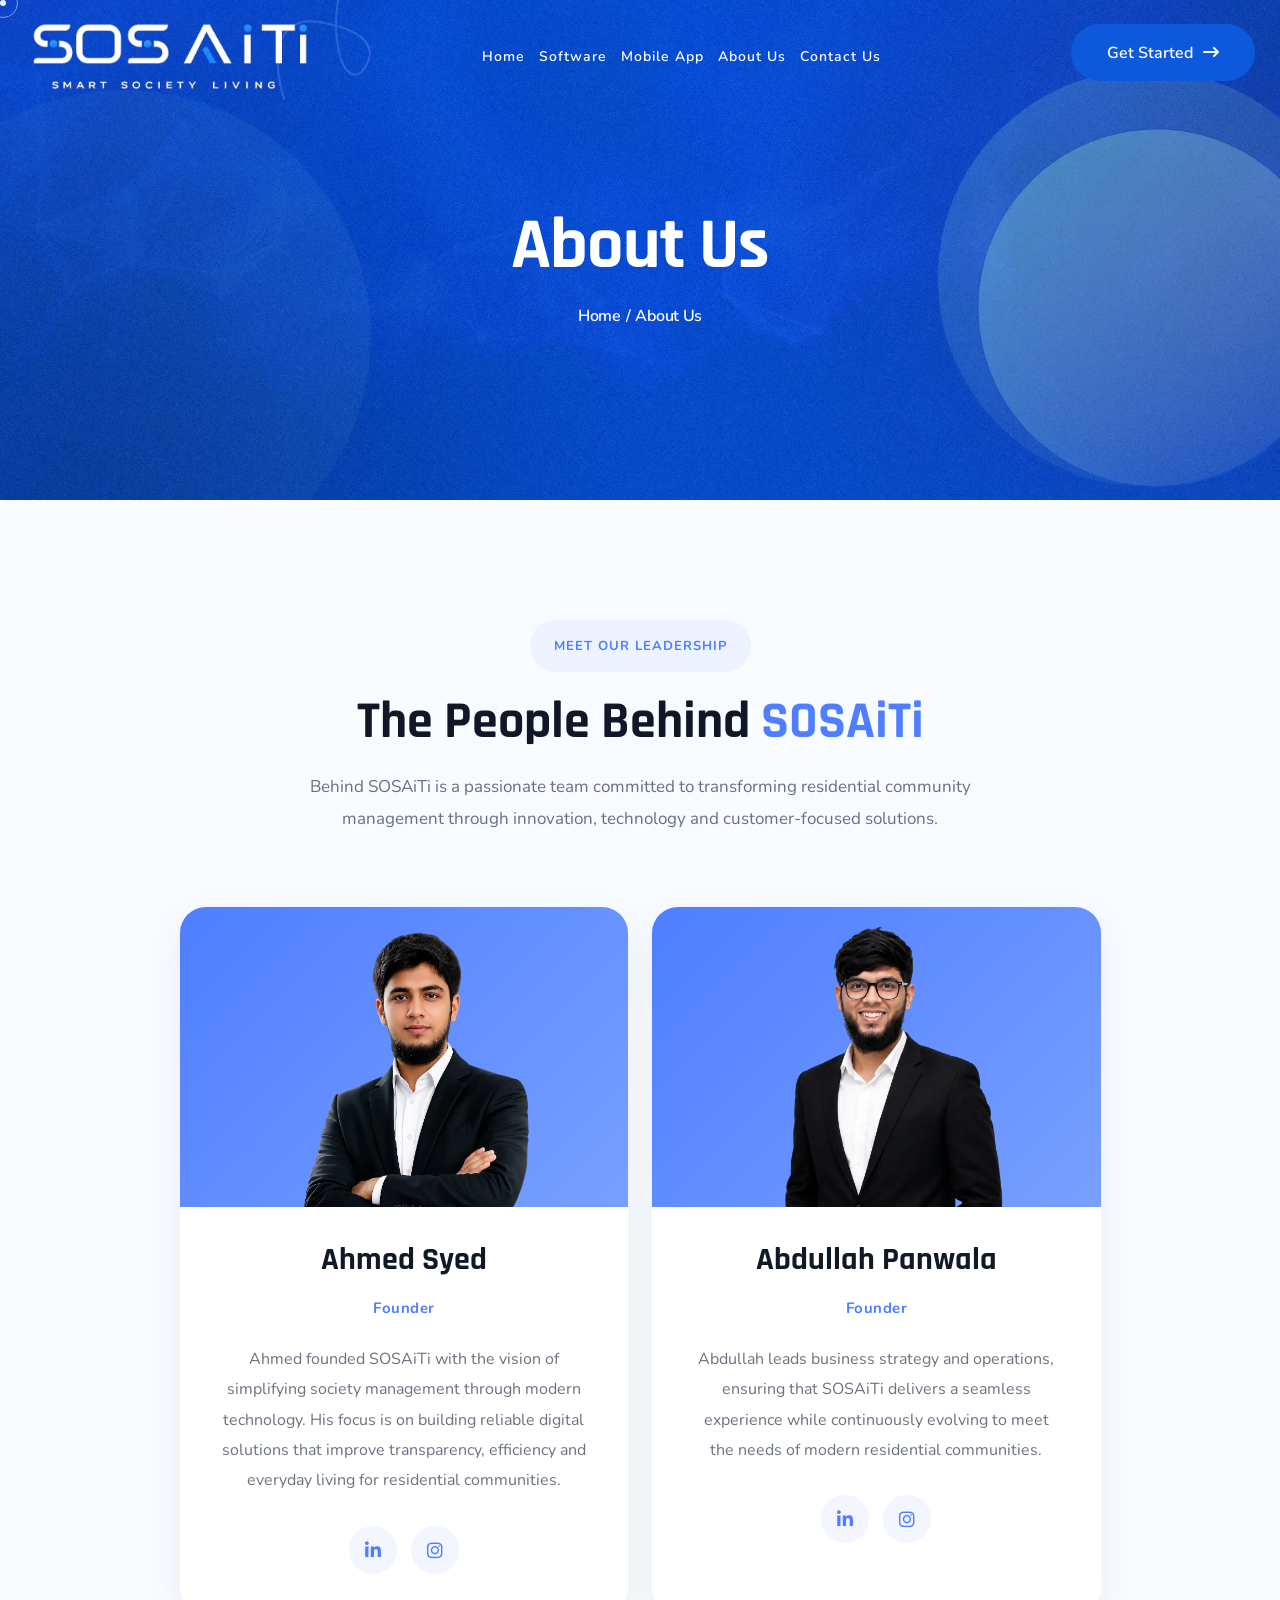
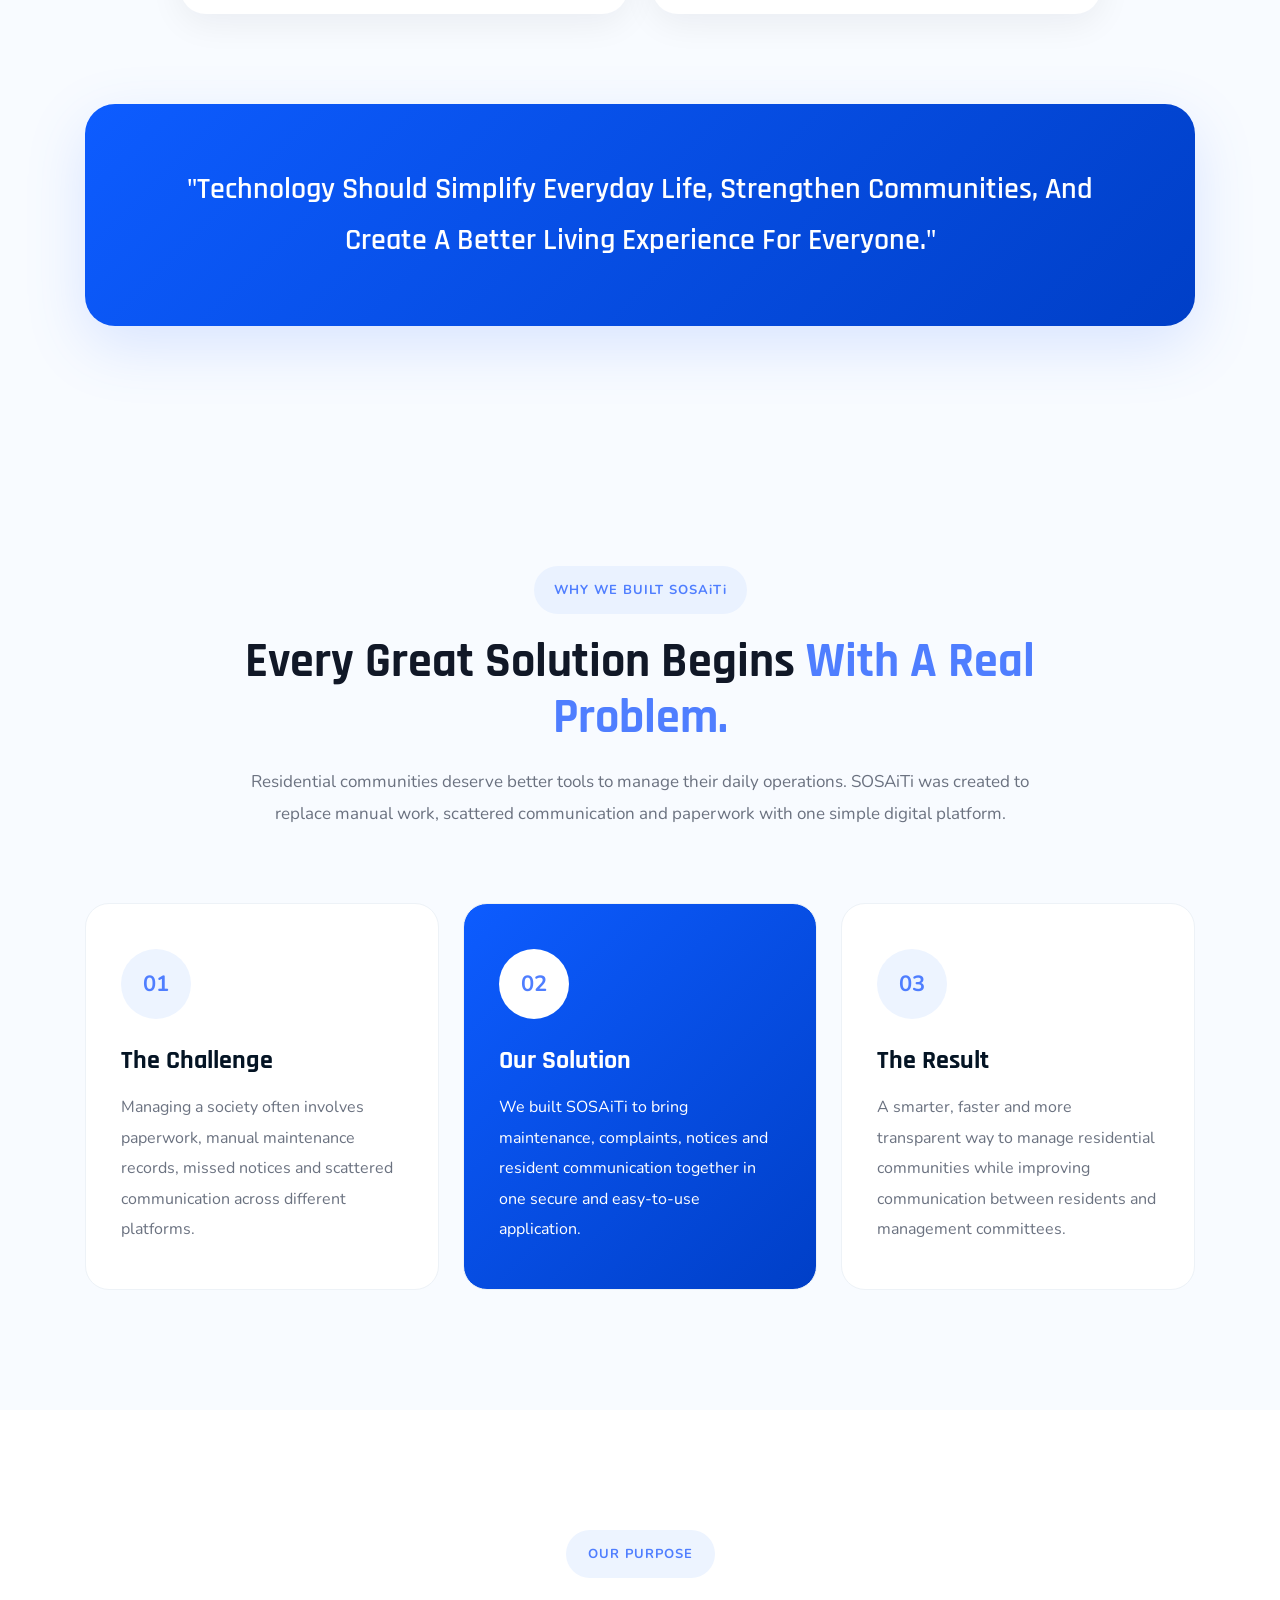
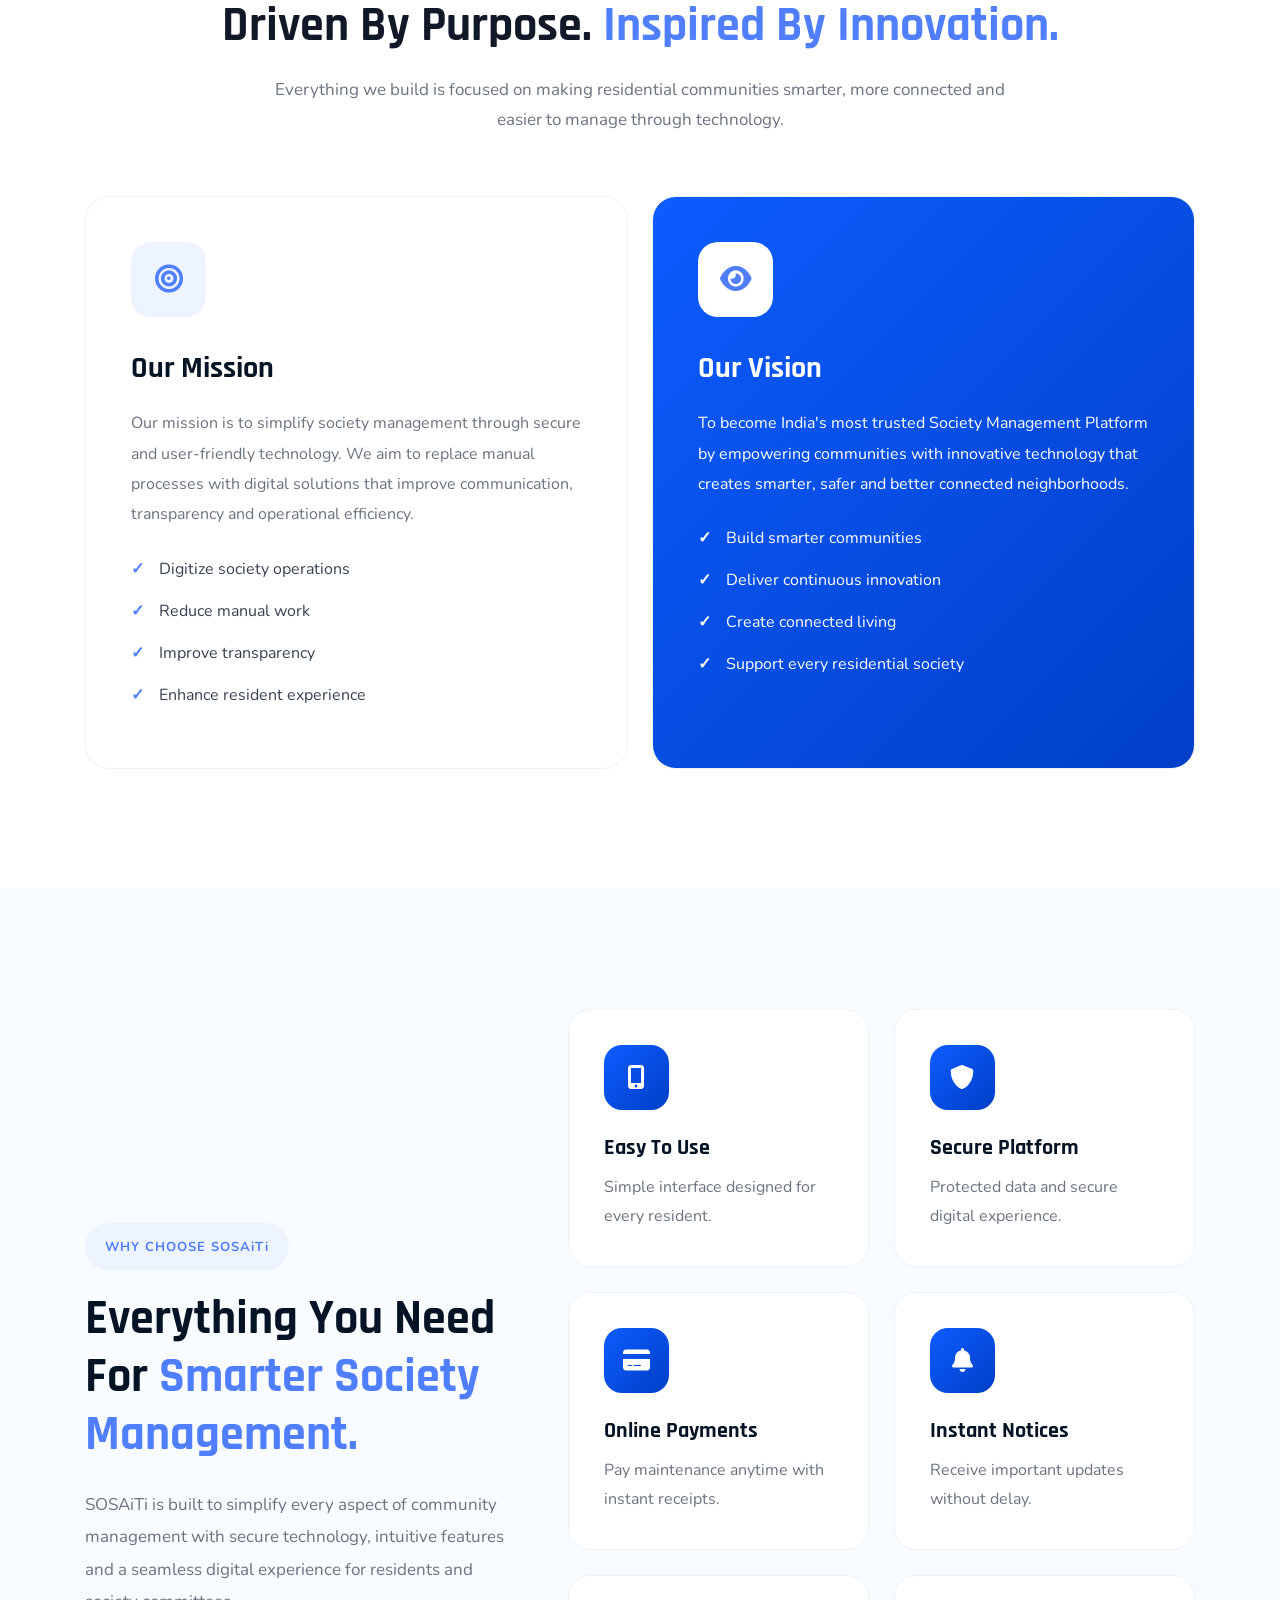
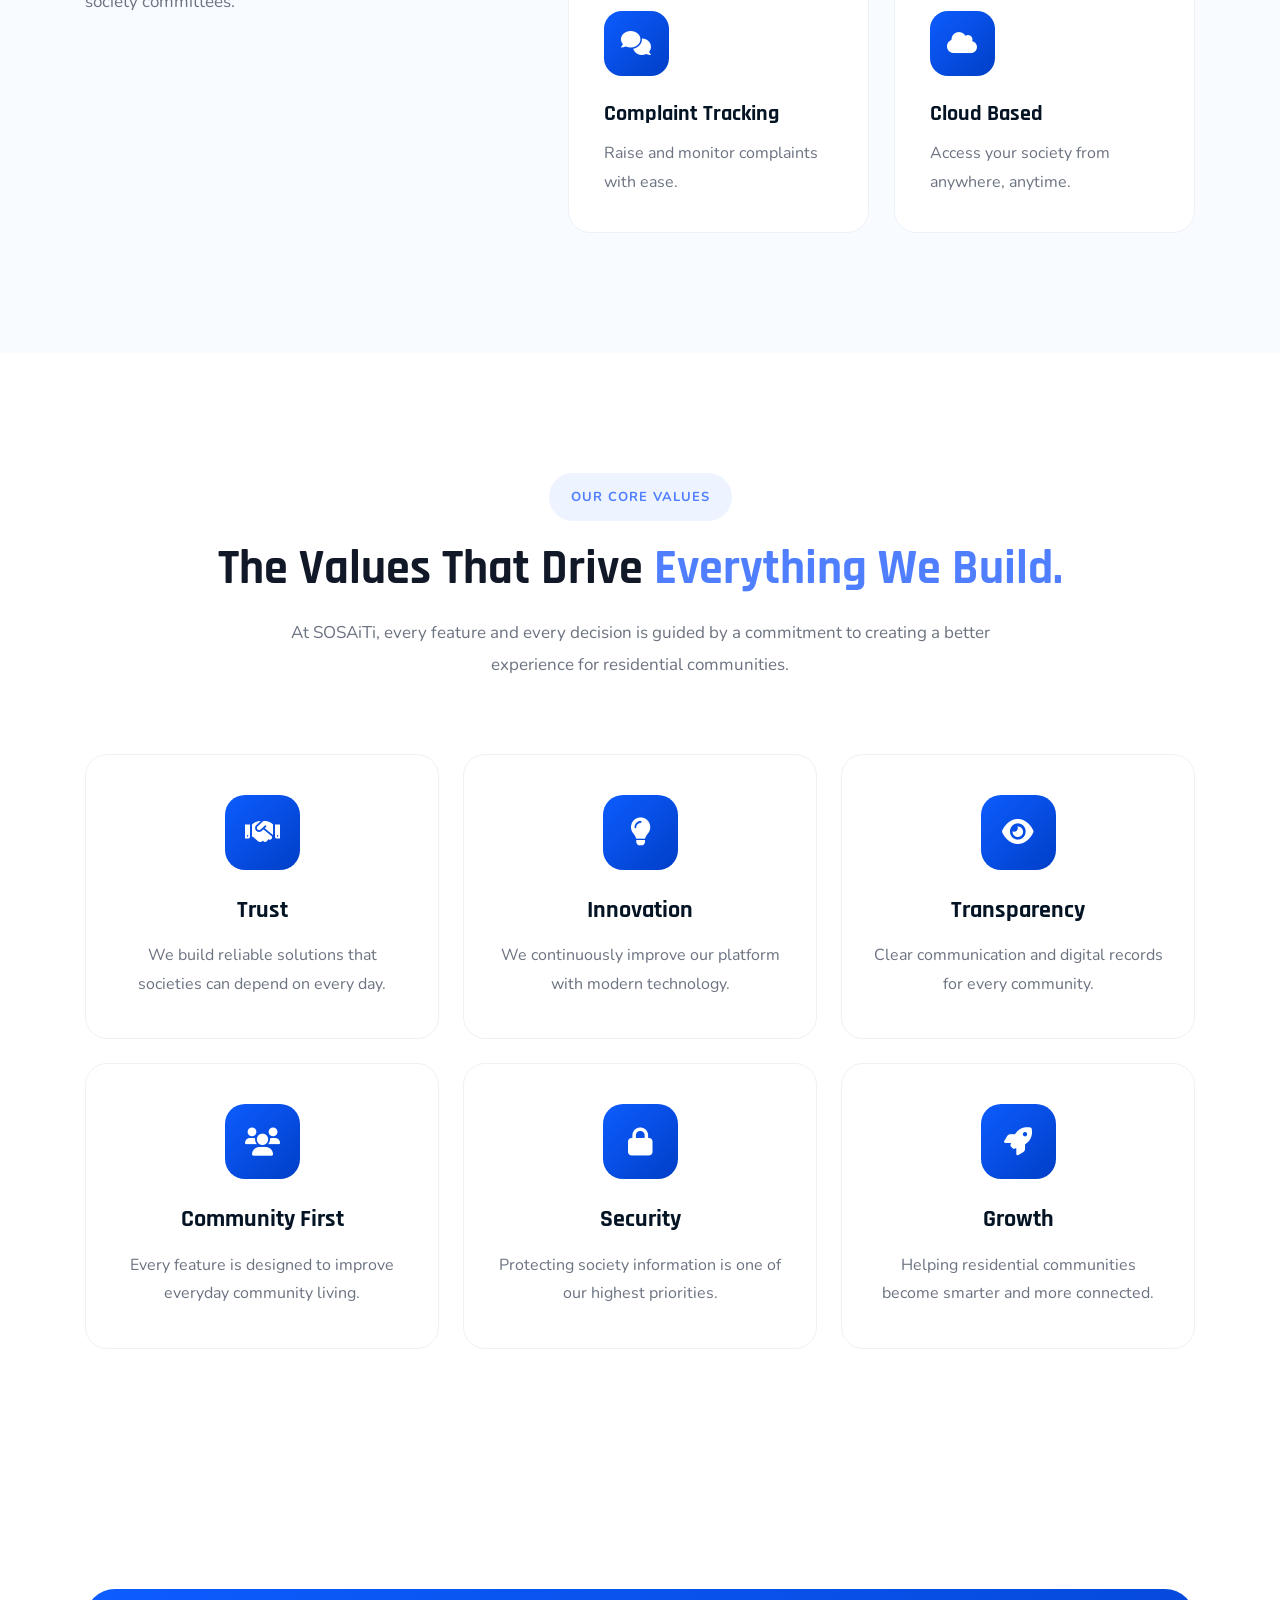
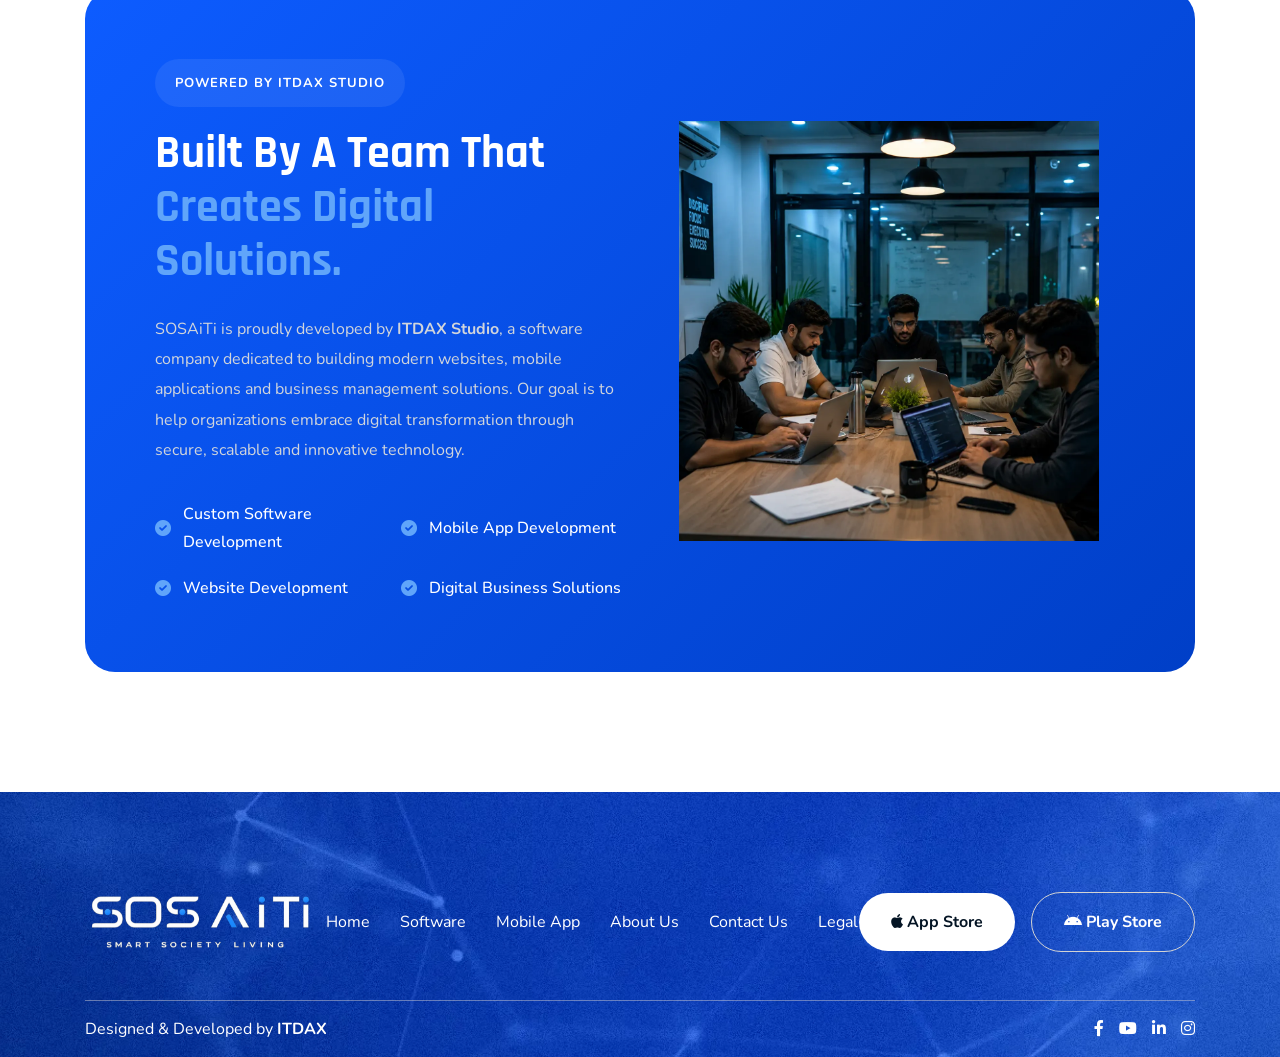
<file: about.html>
<!DOCTYPE html>
<html lang="zxx">



<head>


<!-- =========================================================
     BASIC DOCUMENT / SEO
========================================================== -->

<meta charset="UTF-8">

<meta http-equiv="X-UA-Compatible" content="IE=edge">

<meta name="viewport"
    content="width=device-width, initial-scale=1.0, viewport-fit=cover">

<meta name="language" content="English">

<meta name="author" content="SOSAiTi">

<meta name="publisher" content="SOSAiTi">

<meta name="description"
    content="Learn about SOSAiTi, a smart society management platform built to simplify maintenance, payments, bills, complaints, notices and resident communication for modern residential communities.">

<meta name="keywords"
    content="about SOSAiTi, SOSAiTi smart society, society management app, society maintenance app, society management software, apartment management software, housing society management, residential society app, smart society platform, society maintenance software">

<meta name="robots"
    content="index, follow, max-image-preview:large, max-snippet:-1, max-video-preview:-1">

<meta name="googlebot"
    content="index, follow, max-image-preview:large, max-snippet:-1, max-video-preview:-1">

<meta name="bingbot"
    content="index, follow, max-image-preview:large, max-snippet:-1, max-video-preview:-1">


<!-- =========================================================
     PAGE TITLE
========================================================== -->

<title>
    About SOSAiTi – Smart Society Management Platform
</title>


<!-- =========================================================
     CANONICAL
========================================================== -->

<link rel="canonical"
    href="https://sosaiti.com/about-us.html">


<!-- =========================================================
     HREFLANG
========================================================== -->

<link rel="alternate"
    hreflang="en-in"
    href="https://sosaiti.com/about-us.html">

<link rel="alternate"
    hreflang="x-default"
    href="https://sosaiti.com/about-us.html">


<!-- =========================================================
     FAVICON / BRAND ICON
========================================================== -->

<link rel="icon"
    type="image/svg+xml"
    href="assets/images/logo/logo.svg">

<link rel="shortcut icon"
    type="image/svg+xml"
    href="assets/images/logo/logo.svg">

<link rel="apple-touch-icon"
    href="assets/images/logo/logo2.svg">

<meta name="theme-color"
    content="#0B5ED7">

<meta name="msapplication-TileColor"
    content="#0B5ED7">


<!-- =========================================================
     MOBILE / APP
========================================================== -->

<meta name="mobile-web-app-capable"
    content="yes">

<meta name="apple-mobile-web-app-capable"
    content="yes">

<meta name="apple-mobile-web-app-status-bar-style"
    content="default">

<meta name="apple-mobile-web-app-title"
    content="SOSAiTi">


<!-- =========================================================
     FORMAT DETECTION
========================================================== -->

<meta name="format-detection"
    content="telephone=no">


<!-- =========================================================
     OPEN GRAPH
     Facebook / WhatsApp / LinkedIn
========================================================== -->

<meta property="og:type"
    content="website">

<meta property="og:site_name"
    content="SOSAiTi">

<meta property="og:title"
    content="About SOSAiTi – Smart Society Management Platform">

<meta property="og:description"
    content="Discover SOSAiTi and how our smart society management platform helps residential communities simplify maintenance, payments, bills, complaints, notices and resident communication.">

<meta property="og:url"
    content="https://sosaiti.com/about-us.html">

<meta property="og:image"
    content="https://sosaiti.com/assets/images/advantage/og-image.png">

<meta property="og:image:secure_url"
    content="https://sosaiti.com/assets/images/advantage/og-image.png">

<meta property="og:image:type"
    content="image/png">

<meta property="og:image:width"
    content="4800">

<meta property="og:image:height"
    content="2520">

<meta property="og:image:alt"
    content="About SOSAiTi – Smart Society Living">

<meta property="og:locale"
    content="en_IN">


<!-- =========================================================
     TWITTER / X
========================================================== -->

<meta name="twitter:card"
    content="summary_large_image">

<meta name="twitter:title"
    content="About SOSAiTi – Smart Society Management Platform">

<meta name="twitter:description"
    content="Learn more about SOSAiTi and our smart approach to society maintenance, payments, complaints, notices and connected community living.">

<meta name="twitter:image"
    content="https://sosaiti.com/assets/images/advantage/og-image.png">

<meta name="twitter:image:alt"
    content="About SOSAiTi – Smart Society Living">


<!-- =========================================================
     GEO / LOCAL SEO
========================================================== -->

<meta name="geo.region"
    content="IN-MH">

<meta name="geo.placename"
    content="Mumbai, Maharashtra, India">

<meta name="distribution"
    content="global">


<!-- =========================================================
     DNS PREFETCH / PRECONNECT
========================================================== -->

<link rel="dns-prefetch"
    href="//fonts.googleapis.com">

<link rel="dns-prefetch"
    href="//fonts.gstatic.com">

<link rel="preconnect"
    href="https://fonts.googleapis.com">

<link rel="preconnect"
    href="https://fonts.gstatic.com"
    crossorigin>


<!-- =========================================================
     ORGANIZATION + WEBSITE + ABOUT PAGE SCHEMA
========================================================== -->

<script type="application/ld+json">
{
    "@context": "https://schema.org",
    "@graph": [

        {
            "@type": "Organization",
            "@id": "https://sosaiti.com/#organization",
            "name": "SOSAiTi",
            "url": "https://sosaiti.com/",
            "logo": {
                "@type": "ImageObject",
                "@id": "https://sosaiti.com/#logo",
                "url": "https://sosaiti.com/assets/images/logo/logo.svg",
                "contentUrl": "https://sosaiti.com/assets/images/logo/logo.svg",
                "caption": "SOSAiTi"
            },
            "description": "SOSAiTi is a smart society management platform designed to simplify maintenance, payments, bills, complaints, notices and resident communication.",
            "brand": {
                "@type": "Brand",
                "name": "SOSAiTi",
                "logo": {
                    "@id": "https://sosaiti.com/#logo"
                }
            },
            "sameAs": [
                "https://www.facebook.com/people/Sosaitiofficial/61592152299107/",
                "https://www.youtube.com/channel/UCQgSVvNt__u80H8s5AWmwgA",
                "https://www.linkedin.com/company/144485900",
                "https://www.instagram.com/sosaiti.official/"
            ]
        },

        {
            "@type": "WebSite",
            "@id": "https://sosaiti.com/#website",
            "url": "https://sosaiti.com/",
            "name": "SOSAiTi",
            "description": "Smart Society Management & Maintenance App",
            "publisher": {
                "@id": "https://sosaiti.com/#organization"
            },
            "inLanguage": "en-IN"
        },

        {
            "@type": "AboutPage",
            "@id": "https://sosaiti.com/about-us.html#webpage",
            "url": "https://sosaiti.com/about-us.html",
            "name": "About SOSAiTi – Smart Society Management Platform",
            "isPartOf": {
                "@id": "https://sosaiti.com/#website"
            },
            "about": {
                "@id": "https://sosaiti.com/#organization"
            },
            "description": "Learn about SOSAiTi, a smart society management platform built to simplify maintenance, payments, bills, complaints, notices and resident communication.",
            "inLanguage": "en-IN"
        },

        {
            "@type": "SoftwareApplication",
            "@id": "https://sosaiti.com/#software",
            "name": "SOSAiTi",
            "url": "https://sosaiti.com/",
            "applicationCategory": "BusinessApplication",
            "applicationSubCategory": "Society Management Software",
            "operatingSystem": "Android, iOS, Web",
            "description": "Smart society management software for maintenance payments, bills, complaints, notices and resident communication.",
            "publisher": {
                "@id": "https://sosaiti.com/#organization"
            },
            "brand": {
                "@type": "Brand",
                "name": "SOSAiTi"
            }
        }

    ]
}
</script>


<!-- =========================================================
     BREADCRUMB SCHEMA
========================================================== -->

<script type="application/ld+json">
{
    "@context": "https://schema.org",
    "@type": "BreadcrumbList",
    "itemListElement": [
        {
            "@type": "ListItem",
            "position": 1,
            "name": "Home",
            "item": "https://sosaiti.com/"
        },
        {
            "@type": "ListItem",
            "position": 2,
            "name": "About Us",
            "item": "https://sosaiti.com/about-us.html"
        }
    ]
}
</script>


<!-- =========================================================
     STYLESHEETS
========================================================== -->

<link rel="stylesheet"
    href="assets/css/bootstrap.min.css">

<link rel="stylesheet"
    href="assets/css/all.min.css">

<link rel="stylesheet"
    href="assets/css/animate.css">

<link rel="stylesheet"
    href="assets/css/magnific-popup.css">

<link rel="stylesheet"
    href="assets/css/meanmenu.css">

<link rel="stylesheet"
    href="assets/css/swiper-bundle.min.css">

<link rel="stylesheet"
    href="assets/css/nice-select.css">

<link rel="stylesheet"
    href="assets/css/main.css">


</head>


<body>

    <!-- Preloader Start -->
  <div id="preloader" class="preloader">
        <div class="animation-preloader">
            <div class="spinner">
            </div>
          <div class="txt-loading">
                <span data-text-preloader="S" class="letters-loading">
                    S
                </span>
                <span data-text-preloader="O" class="letters-loading">
                    O
                </span>
                <span data-text-preloader="S" class="letters-loading">
                    S
                </span>
                <span data-text-preloader="A" class="letters-loading">
                    A
                </span>
                <span data-text-preloader="i" class="letters-loading">
                    i
                </span>
                <span data-text-preloader="T" class="letters-loading">
                    T
                </span>
                 <span data-text-preloader="i" class="letters-loading">
                    i
                </span>
            </div>
            <p class="text-center">SMART SOCIETY LIVING</p>
        </div>
        <div class="loader">
            <div class="row">
                <div class="col-3 loader-section section-left">
                    <div class="bg"></div>
                </div>
                <div class="col-3 loader-section section-left">
                    <div class="bg"></div>
                </div>
                <div class="col-3 loader-section section-right">
                    <div class="bg"></div>
                </div>
                <div class="col-3 loader-section section-right">
                    <div class="bg"></div>
                </div>
            </div>
        </div>
    </div>

    <!-- Mouse Cursor Start -->
    <div class="mouse-cursor cursor-outer"></div>
    <div class="mouse-cursor cursor-inner"></div>

    <!-- Back To Top Start -->
    <button id="back-top" class="back-to-top">
        <i class="fa-solid fa-chevron-up"></i>
    </button>

    <!-- Offcanvas Area Start -->
    <div class="fix-area">
        <div class="offcanvas__info">
            <div class="offcanvas__wrapper">
                <div class="offcanvas__content">
                    <div class="offcanvas__top mb-5 d-flex justify-content-between align-items-center">
                        <div class="offcanvas__logo">
                            <a href="index.html">
                                <img src="assets/images/logo/logo.svg" alt="logo-img">
                            </a>
                        </div>
                        <div class="offcanvas__close">
                            <button>
                                <i class="fas fa-times"></i>
                            </button>
                        </div>
                    </div>
                    <p class="text d-none d-xl-block">
                        Nullam dignissim, ante scelerisque the is euismod fermentum odio sem semper the is erat, a
                        feugiat leo urna eget eros. Duis Aenean a imperdiet risus.
                    </p>
                    <div class="mobile-menu fix mb-3"></div>
                    <div class="offcanvas__contact">
                        <h4>Contact Info</h4>
                        <ul>
                            <li class="d-flex align-items-center">
                                <div class="offcanvas__contact-icon">
                                    <i class="fal fa-map-marker-alt"></i>
                                </div>
                                <div class="offcanvas__contact-text">
                                    <a target="_blank" href="#">Shop No 20, Laxmi Complex, Plot No 1-2, Taloja Phase 1, Taloja Panchanand, Sec 05, Panvel, Maharashtra 410208
</a>
                                </div>
                            </li>
                            <li class="d-flex align-items-center">
                                <div class="offcanvas__contact-icon mr-15">
                                    <i class="fal fa-envelope"></i>
                                </div>
                                <div class="offcanvas__contact-text">
                                    <a href="mailto:info@sosaiti.com"><span>info@sosaiti.com</span></a>
                                </div>
                            </li>
                            <li class="d-flex align-items-center">
                                <div class="offcanvas__contact-icon mr-15">
                                    <i class="fal fa-clock"></i>
                                </div>
                                <div class="offcanvas__contact-text">
                                    <a target="_blank" href="#">Mod-friday, 09am -05pm</a>
                                </div>
                            </li>
                            <li class="d-flex align-items-center">
                                <div class="offcanvas__contact-icon mr-15">
                                    <i class="far fa-phone"></i>
                                </div>
                                <div class="offcanvas__contact-text">
                                    <a href="tel:+919372548045">+91 93725 48045</a>
                                </div>
                            </li>
                        </ul>
                        <div class="header-button mt-4">
                            <a href="contact.html" class="theme-btn text-center">
                                <span>Get A Quote<i class="fa-solid fa-arrow-right-long"></i></span>
                            </a>
                        </div>
                        <div class="social-icon d-flex align-items-center">
                          <a href="https://www.instagram.com/sosaiti.official/"><i class="fab fa-instagram"></i></a>
                            <a href="https://www.facebook.com/people/Sosaitiofficial/61592152299107/"><i class="fab fa-facebook-f"></i></a>                       
                            <a href="https://www.linkedin.com/company/144485900"><i class="fab fa-linkedin-in"></i></a>
                        </div>
                    </div>
                </div>
            </div>
        </div>
    </div>
    <div class="offcanvas__overlay"></div>

    <!-- Header Section Start -->
       <header class="header-section-2">
        <div id="header-sticky" class="header-2">
            <div class="container">
                <div class="mega-menu-wrapper">
                    <div class="header-main">
                        <div class="header-left">
                            <div class="logo">
                                <a href="index.html" class="header-logo">
                                    <img src="assets/images/logo/logo2.svg" alt="logo-img">
                                </a>
                            </div>
                        </div>
                        <div class="header-middle">
                            <div class="mean__menu-wrapper">
                                <div class="main-menu">
                                    <nav id="mobile-menu">
                                        <ul>
                                            <li >
                                                <a href="index.html">
                                                    Home
                                                </a>
                                              
                                            </li>
                                          
                                            <li>
                                                <a href="software.html">Software</a>
                                            </li>
                                            <li>
                                                <a href="mobile-app.html">Mobile App</a>
                                            </li>
                                              <li>
                                                <a href="about.html">About Us</a>
                                            </li>
                                           
                                        
                                            <li>
                                                <a href="contact.html">Contact Us</a>
                                            </li>
                                        </ul>
                                    </nav>
                                </div>
                            </div>
                        </div>
                        <div class="header-right d-flex justify-content-end align-items-center">
                            

                            <div class="header-button ms-4">
                                <a href="contact.html" class="theme-btn">
                                    <span>
                                        Get Started
                                        <i class="fa-solid fa-arrow-right-long"></i>
                                    </span>
                                </a>
                            </div>
                            <div class="header__hamburger d-block d-xl-none my-auto">
                                <div class="sidebar__toggle">
                                    <i class="fas fa-bars"></i>
                                </div>
                            </div>
                        </div>
                    </div>
                </div>
            </div>
        </div>
    </header>

    <!-- Search Area Start -->
    <div class="search-wrap">
        <div class="search-inner">
            <i class="fas fa-times search-close" id="search-close"></i>
            <div class="search-cell">
                <form method="get">
                    <div class="search-field-holder">
                        <input type="search" class="main-search-input" placeholder="Search...">
                    </div>
                </form>
            </div>
        </div>
    </div>

    <!-- Breadcumb Section S T A R T -->
    <div class="breadcumb-section fix">
        <div class="breadcumb-container-wrapper" data-bg-src="assets/images/hero/hero-bg-2.webp">
            <div class="container">
                <div class="shape1"><img src="assets/images/shape/breadCumbShape1_1.webp" alt="shape"></div>
                <div class="shape2"><img src="assets/images/shape/breadCumbShape1_2.webp" alt="shape"></div>
                <div class="breadcumb-wrapper">
                    <div class="page-heading">
                        <h1>About Us</h1>
                        <div class="links">
                            <a href="index.html" style="color: var(--white);">Home<span class="slash">/</span></a>About Us
                        </div>
                    </div>
                </div>
            </div>
        </div>
    </div>

 
    <!--=================================
Meet Our Leadership Start
==================================-->
<section class="leadership-section section-padding">

    <div class="container">

        <div class="section-title text-center">

            <span class="leadership-subtitle">
                MEET OUR LEADERSHIP
            </span>

            <h2>
                The People Behind
                <span>SOSAiTi</span>
            </h2>

            <p>
                Behind SOSAiTi is a passionate team committed to transforming
                residential community management through innovation, technology
                and customer-focused solutions.
            </p>

        </div>

        <div class="row justify-content-center mt-5 g-4">

            <!-- Founder -->

            <div class="col-lg-5 col-md-6">

                <div class="leader-card">

                    <div class="leader-image">

                        <img src="assets/images/software/ahmed2.webp" alt="Founder">

                    </div>

                    <div class="leader-content">

                        <h3>Ahmed Syed</h3>

                        <span>Founder</span>

                        <p>
                            Ahmed founded SOSAiTi with the vision of simplifying
                            society management through modern technology. His
                            focus is on building reliable digital solutions that
                            improve transparency, efficiency and everyday living
                            for residential communities.
                        </p>

                        <div class="leader-social">

                            <a href="https://www.linkedin.com/in/syed-ahmed-b824433a5/"><i class="fab fa-linkedin-in"></i></a>
                            <a href="https://www.instagram.com/syedahmed_____08/"><i class="fab fa-instagram"></i></a>

                        </div>

                    </div>

                </div>

            </div>

            <!-- Co-Founder -->

            <div class="col-lg-5 col-md-6">

                <div class="leader-card">

                    <div class="leader-image">

                        <img src="assets/images/software/abdullah1.webp" alt="Founder">

                    </div>

                    <div class="leader-content">

                        <h3>Abdullah Panwala</h3>

                        <span>Founder</span>

                        <p>
                            Abdullah leads business strategy and operations,
                            ensuring that SOSAiTi delivers a seamless experience
                            while continuously evolving to meet the needs of
                            modern residential communities.
                        </p>

                        <div class="leader-social">

                            <a href="https://www.linkedin.com/in/abdullah-panwala-91429318a/"><i class="fab fa-linkedin-in"></i></a>
                            <a href="https://www.instagram.com/_._raabbbyyy_._/"><i class="fab fa-instagram"></i></a>

                        </div>

                    </div>

                </div>

            </div>

        </div>

        <!-- Bottom Quote -->

        <div class="leadership-quote">

            <h4>
                "Technology should simplify everyday life, strengthen communities,
                and create a better living experience for everyone."
            </h4>

        </div>

    </div>

</section>
<!--=================================
Meet Our Leadership End
==================================-->





<!--=================================
Why We Built SOSAiTi Start
==================================-->
<section class="why-built-section section-padding">

    <div class="container">

        <div class="section-title text-center">

            <span class="why-subtitle">
                WHY WE BUILT SOSAiTi
            </span>

            <h2>
                Every Great Solution Begins
                <span>With A Real Problem.</span>
            </h2>

            <p>
                Residential communities deserve better tools to manage their
                daily operations. SOSAiTi was created to replace manual work,
                scattered communication and paperwork with one simple digital platform.
            </p>

        </div>

        <div class="row gy-4 mt-5">

            <div class="col-lg-4">

                <div class="story-card">

                    <div class="story-number">
                        01
                    </div>

                    <h4>The Challenge</h4>

                    <p>
                        Managing a society often involves paperwork, manual
                        maintenance records, missed notices and scattered
                        communication across different platforms.
                    </p>

                </div>

            </div>

            <div class="col-lg-4">

                <div class="story-card active">

                    <div class="story-number">
                        02
                    </div>

                    <h4>Our Solution</h4>

                    <p>
                        We built SOSAiTi to bring maintenance, complaints,
                        notices and resident communication together in one
                        secure and easy-to-use application.
                    </p>

                </div>

            </div>

            <div class="col-lg-4">

                <div class="story-card">

                    <div class="story-number">
                        03
                    </div>

                    <h4>The Result</h4>

                    <p>
                        A smarter, faster and more transparent way to manage
                        residential communities while improving communication
                        between residents and management committees.
                    </p>

                </div>

            </div>

        </div>

    </div>

</section>
<!--=================================
Why We Built SOSAiTi End
==================================-->

<!--=================================
Mission & Vision Start
==================================-->
<section class="mission-vision-section section-padding">

    <div class="container">

        <div class="section-title text-center mb-60">

            <span class="mv-subtitle">
                OUR PURPOSE
            </span>

            <h2>
                Driven By Purpose.
                <span>Inspired By Innovation.</span>
            </h2>

            <p>
                Everything we build is focused on making residential communities
                smarter, more connected and easier to manage through technology.
            </p>

        </div>

        <div class="row g-4">

            <!-- Mission -->

            <div class="col-lg-6">

                <div class="mv-card">

                    <div class="mv-icon">
                        <i class="fas fa-bullseye"></i>
                    </div>

                    <h3>Our Mission</h3>

                    <p>
                        Our mission is to simplify society management through
                        secure and user-friendly technology. We aim to replace
                        manual processes with digital solutions that improve
                        communication, transparency and operational efficiency.
                    </p>

                    <ul>

                        <li>Digitize society operations</li>

                        <li>Reduce manual work</li>

                        <li>Improve transparency</li>

                        <li>Enhance resident experience</li>

                    </ul>

                </div>

            </div>

            <!-- Vision -->

            <div class="col-lg-6">

                <div class="mv-card active">

                    <div class="mv-icon">
                        <i class="fas fa-eye"></i>
                    </div>

                    <h3>Our Vision</h3>

                    <p>
                        To become India's most trusted Society Management
                        Platform by empowering communities with innovative
                        technology that creates smarter, safer and better
                        connected neighborhoods.
                    </p>

                    <ul>

                        <li>Build smarter communities</li>

                        <li>Deliver continuous innovation</li>

                        <li>Create connected living</li>

                        <li>Support every residential society</li>

                    </ul>

                </div>

            </div>

        </div>

    </div>

</section>
<!--=================================
Mission & Vision End
==================================-->

<!--=================================
Why Choose SOSAiTi Start
==================================-->
<section class="why-choose-section section-padding">

    <div class="container">

        <div class="row align-items-center g-5">

            <!-- Left -->

            <div class="col-lg-5">

                <div class="why-content">

                    <span class="choose-subtitle">
                        WHY CHOOSE SOSAiTi
                    </span>

                    <h2>
                        Everything You Need For
                        <span>Smarter Society Management.</span>
                    </h2>

                    <p>
                        SOSAiTi is built to simplify every aspect of community
                        management with secure technology, intuitive features and
                        a seamless digital experience for residents and society
                        committees.
                    </p>

                </div>

            </div>

            <!-- Right -->

            <div class="col-lg-7">

                <div class="choose-grid">

                    <div class="choose-card">
                        <i class="fas fa-mobile-alt"></i>
                        <h5>Easy To Use</h5>
                        <p>Simple interface designed for every resident.</p>
                    </div>

                    <div class="choose-card">
                        <i class="fas fa-shield-alt"></i>
                        <h5>Secure Platform</h5>
                        <p>Protected data and secure digital experience.</p>
                    </div>

                    <div class="choose-card">
                        <i class="fas fa-credit-card"></i>
                        <h5>Online Payments</h5>
                        <p>Pay maintenance anytime with instant receipts.</p>
                    </div>

                    <div class="choose-card">
                        <i class="fas fa-bell"></i>
                        <h5>Instant Notices</h5>
                        <p>Receive important updates without delay.</p>
                    </div>

                    <div class="choose-card">
                        <i class="fas fa-comments"></i>
                        <h5>Complaint Tracking</h5>
                        <p>Raise and monitor complaints with ease.</p>
                    </div>

                    <div class="choose-card">
                        <i class="fas fa-cloud"></i>
                        <h5>Cloud Based</h5>
                        <p>Access your society from anywhere, anytime.</p>
                    </div>

                </div>

            </div>

        </div>

    </div>

</section>
<!--=================================
Why Choose SOSAiTi End
==================================-->


<!--=================================
Our Core Values Start
==================================-->
<section class="core-values-section section-padding">

    <div class="container">

        <div class="section-title text-center">

            <span class="values-subtitle">
                OUR CORE VALUES
            </span>

            <h2>
                The Values That Drive
                <span>Everything We Build.</span>
            </h2>

            <p>
                At SOSAiTi, every feature and every decision is guided by a commitment
                to creating a better experience for residential communities.
            </p>

        </div>

        <div class="row mt-5 g-4">

            <div class="col-lg-4 col-md-6">

                <div class="value-card">

                    <div class="value-icon">
                        <i class="fas fa-handshake"></i>
                    </div>

                    <h4>Trust</h4>

                    <p>
                        We build reliable solutions that societies can depend on every day.
                    </p>

                </div>

            </div>

            <div class="col-lg-4 col-md-6">

                <div class="value-card">

                    <div class="value-icon">
                        <i class="fas fa-lightbulb"></i>
                    </div>

                    <h4>Innovation</h4>

                    <p>
                        We continuously improve our platform with modern technology.
                    </p>

                </div>

            </div>

            <div class="col-lg-4 col-md-6">

                <div class="value-card">

                    <div class="value-icon">
                        <i class="fas fa-eye"></i>
                    </div>

                    <h4>Transparency</h4>

                    <p>
                        Clear communication and digital records for every community.
                    </p>

                </div>

            </div>

            <div class="col-lg-4 col-md-6">

                <div class="value-card">

                    <div class="value-icon">
                        <i class="fas fa-users"></i>
                    </div>

                    <h4>Community First</h4>

                    <p>
                        Every feature is designed to improve everyday community living.
                    </p>

                </div>

            </div>

            <div class="col-lg-4 col-md-6">

                <div class="value-card">

                    <div class="value-icon">
                        <i class="fas fa-lock"></i>
                    </div>

                    <h4>Security</h4>

                    <p>
                        Protecting society information is one of our highest priorities.
                    </p>

                </div>

            </div>

            <div class="col-lg-4 col-md-6">

                <div class="value-card">

                    <div class="value-icon">
                        <i class="fas fa-rocket"></i>
                    </div>

                    <h4>Growth</h4>

                    <p>
                        Helping residential communities become smarter and more connected.
                    </p>

                </div>

            </div>

        </div>

    </div>

</section>
<!--=================================
Our Core Values End
==================================-->
<!--=================================
Powered By ITDAX Start
==================================-->
<section class="powered-section section-padding">

    <div class="container">

        <div class="powered-wrapper">

            <div class="row align-items-center">

                <!-- Left -->

                <div class="col-lg-6">

                    <div class="powered-content">

                        <span class="powered-subtitle">
                            POWERED BY ITDAX STUDIO
                        </span>

                        <h2>
                            Built By A Team That
                            <span>Creates Digital Solutions.</span>
                        </h2>

                        <p>
                            SOSAiTi is proudly developed by <strong>ITDAX Studio</strong>,
                            a software company dedicated to building modern websites,
                            mobile applications and business management solutions.
                            Our goal is to help organizations embrace digital
                            transformation through secure, scalable and innovative
                            technology.
                        </p>

                        <div class="powered-list">

                            <div class="powered-item">
                                <i class="fas fa-check-circle"></i>
                                Custom Software Development
                            </div>

                            <div class="powered-item">
                                <i class="fas fa-check-circle"></i>
                                Mobile App Development
                            </div>

                            <div class="powered-item">
                                <i class="fas fa-check-circle"></i>
                                Website Development
                            </div>

                            <div class="powered-item">
                                <i class="fas fa-check-circle"></i>
                                Digital Business Solutions
                            </div>

                        </div>

                    </div>

                </div>

                <!-- Right -->

                <div class="col-lg-6">

                    <div class="powered-image">

                        <img src="assets/images/software/office.webp" alt="ITDAX Studio">

                    </div>

                </div>

            </div>

        </div>

    </div>

</section>
<!--=================================
Powered By ITDAX End
==================================-->








    <!-- Footer Section    S T A R T -->
    <footer class="footer-section fix position-relative bg-cover"
        style="background-image: url('assets/images/footer-bg-2.webp');">
        <div class="container">
            <div class="footer-wrapper-new-3">
                <div class="footer-wrap-area">
                    <a href="index.html" class="footer-logo wow fadeInUp" data-wow-delay=".3s">
                        <img src="assets/images/logo/white-logo.svg" alt="img">
                    </a>
                    <ul class="footer-list wow fadeInUp" data-wow-delay=".5s">
                        <li>
                            <a href="index.html">Home</a>
                        </li>
                        <li>
                            <a href="software.html">Software</a>
                        </li>
                        <li>
                            <a href="mobile-app.html">Mobile App</a>
                        </li>
                        <li>
                            <a href="about.html">About Us</a>
                        </li>
                        </li>
                        <li>
                            <a href="contact.html">Contact Us</a>
                        </li>
                        <li>
                            <a href="legal.html">Legal</a>
                        </li>
                    </ul>
                    <div class="store-links wow fadeInUp" data-wow-delay=".7s">
                        <div class="apple">
                            <a href="coming-soon.html"><i class="fa-brands fa-apple"></i> App Store</a>
                        </div>
                        <div class="play">
                            <a href="coming-soon.html"><i class="fa-brands fa-android"></i> Play Store</a>
                        </div>
                    </div>
                </div>

            </div>
            <div class="gt-footer-bottom-wrapper2">
                                <p class="wow fadeInUp" data-wow-delay=".3s">Designed & Developed by <b> <a href="https://www.itdax.in" target="_blank" style="color: #fff;">ITDAX</a></b></p>

                <ul class="social-links wow fadeInUp" data-wow-delay=".5s">
                  <li>
    <a href="https://www.facebook.com/people/Sosaitiofficial/61592152299107/">
        <i class="fa-brands fa-facebook-f"></i>
    </a>
</li>

<li>
    <a href="https://www.youtube.com/channel/UCQgSVvNt__u80H8s5AWmwgA">
        <i class="fa-brands fa-youtube"></i>
    </a>
</li>

<li>
    <a href="https://www.linkedin.com/company/144485900">
        <i class="fa-brands fa-linkedin-in"></i>
    </a>
</li>

<li>
    <a href="https://www.instagram.com/sosaiti.official/">
        <i class="fa-brands fa-instagram"></i>
    </a>
</li>
                </ul>
            </div>
        </div>
    </footer>



    <!--<< All JS Plugins >>-->
    <script src="assets/js/jquery-3.7.1.min.js"></script>
    <!--<< Bootstrap Js >>-->
    <script src="assets/js/bootstrap.bundle.min.js"></script>
    <!--<< Waypoints Js >>-->
    <script src="assets/js/jquery.waypoints.js"></script>
    <!--<< Counterup Js >>-->
    <script src="assets/js/jquery.counterup.min.js"></script>
    <!--<< Viewport Js >>-->
    <script src="assets/js/viewport.jquery.js"></script>
    <!--<< Tilt Js >>-->
    <script src="assets/js/tilt.min.js"></script>
    <!--<< Swiper Slider Js >>-->
    <script src="assets/js/swiper-bundle.min.js"></script>
    <!--<< MeanMenu Js >>-->
    <script src="assets/js/jquery.meanmenu.min.js"></script>
    <!--<< Magnific popup Js >>-->
    <script src="assets/js/magnific-popup.min.js"></script>
    <!--<< Wow Animation Js >>-->
    <script src="assets/js/wow.min.js"></script>
    <!--<< NIce Select Js >>-->
    <script src="assets/js/nice-select.min.js"></script>
    <!--<< Main.js >>-->
    <script src="assets/js/main.js"></script>
</body>

</html>
</file>
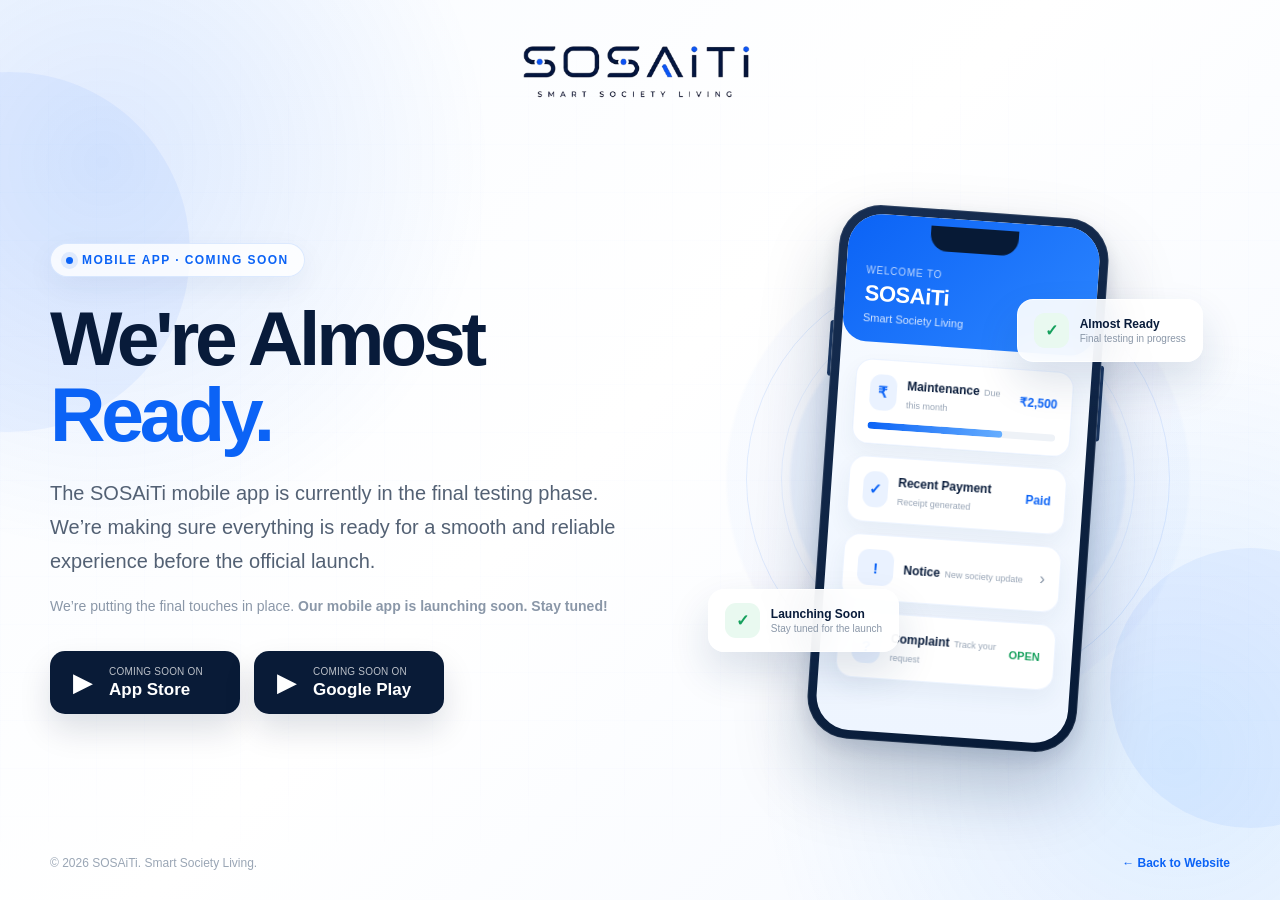
<file: coming-soon.html>
<!DOCTYPE html>
<html lang="en">
<head>
    <meta charset="UTF-8">
    <meta name="viewport" content="width=device-width, initial-scale=1.0, viewport-fit=cover">
    <meta name="theme-color" content="#0B63F6">
    <meta name="description" content="SOSAiTi mobile app is coming soon. Smarter society living is just around the corner.">
    <meta name="robots" content="noindex, nofollow">
    <title>SOSAiTi Mobile App – Coming Soon</title>

    <link rel="icon" type="image/svg+xml" href="assets/images/logo/logo.svg">
    <link rel="shortcut icon" type="image/svg+xml" href="assets/images/logo/logo.svg">
    <link rel="apple-touch-icon" href="assets/images/logo/logo2.svg">

    <style>
        :root {
            --primary: #0B63F6;
            --primary-dark: #084CC4;
            --navy: #081B3A;
            --text: #536174;
            --muted: #8A97A8;
            --white: #FFFFFF;
            --line: rgba(11, 99, 246, .10);
        }

        * {
            margin: 0;
            padding: 0;
            box-sizing: border-box;
        }

        html {
            min-height: 100%;
            scroll-behavior: smooth;
        }

        body {
            min-height: 100vh;
            font-family: Inter, -apple-system, BlinkMacSystemFont, "Segoe UI",
                         Roboto, Helvetica, Arial, sans-serif;
            color: var(--text);
            background:
                radial-gradient(circle at 8% 18%, rgba(11, 99, 246, .12), transparent 28%),
                radial-gradient(circle at 92% 84%, rgba(61, 157, 255, .13), transparent 30%),
                linear-gradient(135deg, #F8FBFF 0%, #FFFFFF 48%, #F4F8FF 100%);
            overflow-x: hidden;
        }

        a {
            color: inherit;
            text-decoration: none;
        }

        button {
            font: inherit;
        }

        .page {
            min-height: 100vh;
            min-height: 100svh;
            position: relative;
            isolation: isolate;
            display: flex;
            flex-direction: column;
        }

        /* Decorative background */
        .orb {
            position: absolute;
            border-radius: 50%;
            pointer-events: none;
            z-index: -1;
            filter: blur(.2px);
        }

        .orb.one {
            width: 360px;
            height: 360px;
            left: -170px;
            top: 8%;
            background: rgba(11, 99, 246, .055);
        }

        .orb.two {
            width: 280px;
            height: 280px;
            right: -110px;
            bottom: 8%;
            background: rgba(11, 99, 246, .06);
        }

        .grid {
            position: absolute;
            inset: 0;
            z-index: -2;
            opacity: .42;
            background-image:
                linear-gradient(rgba(11, 99, 246, .028) 1px, transparent 1px),
                linear-gradient(90deg, rgba(11, 99, 246, .028) 1px, transparent 1px);
            background-size: 48px 48px;
            mask-image: linear-gradient(to bottom, transparent, black 18%, black 82%, transparent);
            -webkit-mask-image: linear-gradient(to bottom, transparent, black 18%, black 82%, transparent);
        }

        /* Minimal brand area — intentionally no navbar */
        .brand {
            width: min(1180px, calc(100% - 40px));
            margin: 0 auto;
            padding: 34px 0 12px;
            display: flex;
            justify-content: center;
            align-items: center;
        }

        .brand img {
            width: 255px;
            height: auto;
            max-height: 100px;
            object-fit: contain;
        }

        /* Main */
        .content {
            flex: 1;
            width: min(1180px, calc(100% - 40px));
            margin: 0 auto;
            display: grid;
            grid-template-columns: minmax(0, 1.02fr) minmax(340px, .98fr);
            align-items: center;
            gap: 70px;
            padding: 34px 0 58px;
        }

        .copy {
            max-width: 650px;
            animation: rise .8s ease both;
        }

        .eyebrow {
            display: inline-flex;
            align-items: center;
            gap: 9px;
            padding: 9px 15px;
            border: 1px solid rgba(11, 99, 246, .13);
            border-radius: 999px;
            background: rgba(255, 255, 255, .78);
            color: var(--primary);
            font-size: 12px;
            font-weight: 800;
            letter-spacing: .12em;
            text-transform: uppercase;
            box-shadow: 0 10px 30px rgba(20, 54, 100, .06);
        }

        .dot {
            width: 7px;
            height: 7px;
            border-radius: 50%;
            background: var(--primary);
            box-shadow: 0 0 0 5px rgba(11, 99, 246, .10);
        }

        h1 {
            margin-top: 24px;
            color: var(--navy);
            font-size: clamp(48px, 6vw, 82px);
            line-height: .98;
            letter-spacing: -0.055em;
            font-weight: 800;
        }

        h1 span {
            display: block;
            color: var(--primary);
        }

        .lead {
            max-width: 590px;
            margin-top: 24px;
            font-size: clamp(17px, 2vw, 20px);
            line-height: 1.7;
            color: var(--text);
        }

        .support {
            margin-top: 17px;
            font-size: 14px;
            line-height: 1.7;
            color: var(--muted);
        }

        /* Store buttons */
        .stores {
            margin-top: 32px;
            display: flex;
            flex-wrap: wrap;
            gap: 14px;
        }

        .store-btn {
            min-width: 190px;
            display: inline-flex;
            align-items: center;
            gap: 13px;
            padding: 14px 18px;
            border-radius: 15px;
            color: #fff;
            background: #091B37;
            border: 1px solid rgba(9, 27, 55, .08);
            box-shadow: 0 16px 32px rgba(9, 27, 55, .13);
            transition: transform .25s ease, box-shadow .25s ease, background .25s ease;
        }

        .store-btn:hover {
            transform: translateY(-4px);
            background: #0D2447;
            box-shadow: 0 22px 40px rgba(9, 27, 55, .18);
        }

        .store-btn .icon {
            width: 27px;
            height: 31px;
            display: grid;
            place-items: center;
            flex: 0 0 auto;
            font-size: 26px;
            line-height: 1;
        }

        .store-btn small {
            display: block;
            font-size: 10px;
            line-height: 1.2;
            opacity: .72;
            letter-spacing: .02em;
        }

        .store-btn strong {
            display: block;
            margin-top: 2px;
            font-size: 17px;
            line-height: 1.15;
            font-weight: 700;
        }

        /* App visual */
        .visual {
            min-height: 570px;
            position: relative;
            display: grid;
            place-items: center;
            animation: floatIn .9s .12s ease both;
        }

        .halo {
            position: absolute;
            width: min(520px, 92%);
            aspect-ratio: 1;
            border-radius: 50%;
            background:
                radial-gradient(circle at center,
                    rgba(11, 99, 246, .13) 0 26%,
                    rgba(11, 99, 246, .07) 27% 47%,
                    rgba(11, 99, 246, .025) 48% 65%,
                    transparent 66%);
        }

        .ring {
            position: absolute;
            width: 430px;
            max-width: 78%;
            aspect-ratio: 1;
            border-radius: 50%;
            border: 1px solid rgba(11, 99, 246, .10);
        }

        .ring::before,
        .ring::after {
            content: "";
            position: absolute;
            border-radius: 50%;
            border: 1px solid rgba(11, 99, 246, .07);
        }

        .ring::before {
            inset: 34px;
        }

        .ring::after {
            inset: 78px;
        }

        .phone {
            position: relative;
            width: 270px;
            height: 535px;
            padding: 9px;
            border-radius: 42px;
            background: linear-gradient(145deg, #172E52, #071A36);
            box-shadow:
                0 38px 70px rgba(8, 34, 73, .25),
                0 8px 20px rgba(8, 34, 73, .12),
                inset 0 0 0 1px rgba(255,255,255,.10);
            transform: rotate(4deg);
            z-index: 3;
        }

        .phone::before {
            content: "";
            position: absolute;
            left: -3px;
            top: 118px;
            width: 3px;
            height: 56px;
            border-radius: 3px 0 0 3px;
            background: #19345D;
        }

        .phone::after {
            content: "";
            position: absolute;
            right: -3px;
            top: 145px;
            width: 3px;
            height: 76px;
            border-radius: 0 3px 3px 0;
            background: #19345D;
        }

        .screen {
            width: 100%;
            height: 100%;
            overflow: hidden;
            border-radius: 34px;
            background: linear-gradient(180deg, #F8FBFF 0%, #EEF5FF 100%);
            position: relative;
        }

        .notch {
            position: absolute;
            top: 8px;
            left: 50%;
            transform: translateX(-50%);
            width: 88px;
            height: 25px;
            border-radius: 0 0 17px 17px;
            background: #071A36;
            z-index: 5;
        }

        .app-top {
            padding: 51px 20px 18px;
            background: linear-gradient(135deg, var(--primary), #2D86FF);
            color: #fff;
            border-radius: 0 0 24px 24px;
        }

        .app-top .mini {
            font-size: 10px;
            opacity: .72;
            letter-spacing: .08em;
            text-transform: uppercase;
        }

        .app-top h3 {
            margin-top: 5px;
            color: #fff;
            font-size: 22px;
            letter-spacing: -.02em;
        }

        .app-top p {
            margin-top: 5px;
            font-size: 11px;
            opacity: .82;
        }

        .cards {
            padding: 17px;
            display: grid;
            gap: 12px;
        }

        .app-card {
            background: #fff;
            border: 1px solid rgba(11, 99, 246, .07);
            border-radius: 16px;
            padding: 14px;
            box-shadow: 0 10px 22px rgba(34, 69, 110, .06);
        }

        .app-card .row {
            display: flex;
            align-items: center;
            justify-content: space-between;
            gap: 10px;
        }

        .app-icon {
            width: 36px;
            height: 36px;
            border-radius: 11px;
            background: #EAF2FF;
            display: grid;
            place-items: center;
            color: var(--primary);
            font-weight: 800;
            font-size: 15px;
        }

        .app-card strong {
            color: var(--navy);
            font-size: 12px;
        }

        .app-card span {
            color: #98A5B6;
            font-size: 9px;
        }

        .amount {
            color: var(--primary);
            font-size: 12px;
            font-weight: 800;
        }

        .bar {
            margin-top: 12px;
            height: 7px;
            border-radius: 99px;
            background: #EEF2F7;
            overflow: hidden;
        }

        .bar i {
            display: block;
            width: 72%;
            height: 100%;
            border-radius: inherit;
            background: linear-gradient(90deg, var(--primary), #66AEFF);
        }

        .floating-card {
            position: absolute;
            z-index: 4;
            display: flex;
            align-items: center;
            gap: 11px;
            background: rgba(255, 255, 255, .92);
            backdrop-filter: blur(16px);
            -webkit-backdrop-filter: blur(16px);
            border: 1px solid rgba(255,255,255,.85);
            box-shadow: 0 20px 42px rgba(18, 57, 105, .14);
            border-radius: 16px;
            padding: 13px 16px;
            animation: bob 4s ease-in-out infinite;
        }

        .floating-card.one {
            top: 105px;
            right: 5%;
        }

        .floating-card.two {
            left: 4%;
            bottom: 112px;
            animation-delay: -1.8s;
        }

        .check {
            width: 35px;
            height: 35px;
            border-radius: 11px;
            display: grid;
            place-items: center;
            background: #E9F9F0;
            color: #16A05D;
            font-weight: 900;
        }

        .floating-card strong {
            display: block;
            color: var(--navy);
            font-size: 12px;
        }

        .floating-card span {
            display: block;
            margin-top: 2px;
            color: #8A97A8;
            font-size: 10px;
        }

        /* Bottom */
        .bottom {
            width: min(1180px, calc(100% - 40px));
            margin: 0 auto;
            padding: 0 0 30px;
            display: flex;
            align-items: center;
            justify-content: space-between;
            gap: 20px;
            font-size: 12px;
            color: #9AA6B5;
        }

        .back {
            display: inline-flex;
            align-items: center;
            gap: 7px;
            color: var(--primary);
            font-weight: 700;
            transition: gap .2s ease;
        }

        .back:hover {
            gap: 11px;
        }

        /* Modal */
        .modal {
            position: fixed;
            inset: 0;
            display: grid;
            place-items: center;
            padding: 24px;
            background: rgba(5, 18, 39, .55);
            backdrop-filter: blur(8px);
            -webkit-backdrop-filter: blur(8px);
            opacity: 0;
            visibility: hidden;
            transition: .25s ease;
            z-index: 50;
        }

        .modal.show {
            opacity: 1;
            visibility: visible;
        }

        .modal-box {
            width: min(440px, 100%);
            background: #fff;
            border-radius: 24px;
            padding: 34px;
            text-align: center;
            box-shadow: 0 30px 80px rgba(0,0,0,.20);
            transform: translateY(18px) scale(.98);
            transition: .3s ease;
        }

        .modal.show .modal-box {
            transform: translateY(0) scale(1);
        }

        .modal-icon {
            width: 64px;
            height: 64px;
            margin: 0 auto 18px;
            border-radius: 20px;
            display: grid;
            place-items: center;
            background: #EAF2FF;
            color: var(--primary);
            font-size: 28px;
            font-weight: 800;
        }

        .modal-box h2 {
            color: var(--navy);
            font-size: 28px;
        }

        .modal-box p {
            margin-top: 10px;
            line-height: 1.7;
            font-size: 15px;
        }

        .close {
            margin-top: 22px;
            border: 0;
            cursor: pointer;
            padding: 11px 23px;
            border-radius: 999px;
            color: #fff;
            background: var(--primary);
            font-weight: 700;
            box-shadow: 0 10px 24px rgba(11,99,246,.20);
        }

        /* Motion */
        @keyframes rise {
            from { opacity: 0; transform: translateY(28px); }
            to { opacity: 1; transform: translateY(0); }
        }

        @keyframes floatIn {
            from { opacity: 0; transform: translateY(30px); }
            to { opacity: 1; transform: translateY(0); }
        }

        @keyframes bob {
            0%, 100% { transform: translateY(0); }
            50% { transform: translateY(-9px); }
        }

        /* Responsive */
        @media (max-width: 1000px) {
            .content {
                grid-template-columns: 1fr;
                text-align: center;
                gap: 15px;
                padding-top: 30px;
            }

            .copy {
                max-width: 720px;
                margin: 0 auto;
            }

            .lead,
            .support {
                margin-left: auto;
                margin-right: auto;
            }

            .stores {
                justify-content: center;
            }

            .visual {
                min-height: 530px;
            }

            .floating-card.one {
                right: 12%;
            }

            .floating-card.two {
                left: 12%;
            }
        }

        @media (max-width: 600px) {
            .brand {
                padding-top: 25px;
            }

            .brand img {
                width: 255px;
            }

            .content {
                width: min(100% - 28px, 560px);
                padding-top: 22px;
                padding-bottom: 22px;
            }

            h1 {
                font-size: clamp(44px, 15vw, 64px);
            }

            .lead {
                font-size: 16px;
                line-height: 1.65;
                margin-top: 19px;
            }

            .support {
                font-size: 13px;
            }

            .stores {
                gap: 10px;
                margin-top: 25px;
            }

            .store-btn {
                min-width: 0;
                width: 100%;
                max-width: 310px;
                justify-content: flex-start;
                padding: 13px 17px;
            }

            .visual {
                min-height: 480px;
                margin-top: -5px;
            }

            .phone {
                width: 218px;
                height: 432px;
                border-radius: 34px;
                padding: 7px;
                transform: rotate(3deg);
            }

            .screen {
                border-radius: 28px;
            }

            .notch {
                width: 72px;
                height: 21px;
            }

            .app-top {
                padding: 42px 16px 15px;
                border-radius: 0 0 20px 20px;
            }

            .app-top h3 {
                font-size: 18px;
            }

            .cards {
                padding: 13px;
                gap: 9px;
            }

            .app-card {
                padding: 11px;
                border-radius: 13px;
            }

            .floating-card {
                padding: 10px 12px;
                border-radius: 13px;
            }

            .floating-card.one {
                top: 60px;
                right: 0;
            }

            .floating-card.two {
                left: 0;
                bottom: 70px;
            }

            .floating-card .check {
                width: 29px;
                height: 29px;
                border-radius: 9px;
            }

            .floating-card strong {
                font-size: 10px;
            }

            .floating-card span {
                font-size: 8px;
            }

            .ring {
                width: 340px;
                max-width: 90%;
            }

            .bottom {
                width: calc(100% - 28px);
                padding-bottom: 20px;
                justify-content: center;
                text-align: center;
            }

            .bottom > span {
                display: none;
            }

            .orb.one {
                width: 240px;
                height: 240px;
            }

            .orb.two {
                width: 210px;
                height: 210px;
            }
        }

        @media (prefers-reduced-motion: reduce) {
            *, *::before, *::after {
                animation-duration: .01ms !important;
                animation-iteration-count: 1 !important;
                scroll-behavior: auto !important;
                transition-duration: .01ms !important;
            }
        }
    </style>
</head>

<body>

    <main class="page">

        <div class="grid"></div>
        <div class="orb one"></div>
        <div class="orb two"></div>

        <!-- Brand only: no header/navbar -->
        <div class="brand">
            <a href="index.html" aria-label="SOSAiTi Home">
                <img src="assets/images/logo/logo.svg" alt="SOSAiTi">
            </a>
        </div>

     <section class="content">

    <div class="copy">

        <div class="eyebrow">
            <span class="dot"></span>
            Mobile App · Coming Soon
        </div>

        <h1>
            We're Almost
            <span>Ready.</span>
        </h1>

        <p class="lead">
            The SOSAiTi mobile app is currently in the final testing phase.
            We’re making sure everything is ready for a smooth and reliable
            experience before the official launch.
        </p>

        <p class="support">
            We’re putting the final touches in place.
            <strong>Our mobile app is launching soon. Stay tuned!</strong>
        </p>

        <div class="stores">

            <a href="#" class="store-btn coming-soon"
               data-store="App Store"
               aria-label="SOSAiTi App Store – Coming Soon">

                <span class="icon">▶</span>

                <span>
                    <small>COMING SOON ON</small>
                    <strong>App Store</strong>
                </span>

            </a>

            <a href="#" class="store-btn coming-soon"
               data-store="Google Play"
               aria-label="SOSAiTi Google Play – Coming Soon">

                <span class="icon">▶</span>

                <span>
                    <small>COMING SOON ON</small>
                    <strong>Google Play</strong>
                </span>

            </a>

        </div>

    </div>


    <div class="visual" aria-hidden="true">

        <div class="halo"></div>
        <div class="ring"></div>

        <div class="floating-card one">
            <div class="check">✓</div>
            <div>
                <strong>Almost Ready</strong>
                <span>Final testing in progress</span>
            </div>
        </div>

        <div class="floating-card two">
            <div class="check">✓</div>
            <div>
                <strong>Launching Soon</strong>
                <span>Stay tuned for the launch</span>
            </div>
        </div>

        <div class="phone">

            <div class="screen">

                <div class="notch"></div>

                <div class="app-top">
                    <div class="mini">Welcome to</div>
                    <h3>SOSAiTi</h3>
                    <p>Smart Society Living</p>
                </div>

                <div class="cards">

                    <div class="app-card">
                        <div class="row">
                            <div style="display:flex;align-items:center;gap:10px;">
                                <div class="app-icon">₹</div>
                                <div>
                                    <strong>Maintenance</strong>
                                    <span>Due this month</span>
                                </div>
                            </div>
                            <div class="amount">₹2,500</div>
                        </div>
                        <div class="bar"><i></i></div>
                    </div>

                    <div class="app-card">
                        <div class="row">
                            <div style="display:flex;align-items:center;gap:10px;">
                                <div class="app-icon">✓</div>
                                <div>
                                    <strong>Recent Payment</strong>
                                    <span>Receipt generated</span>
                                </div>
                            </div>
                            <div class="amount">Paid</div>
                        </div>
                    </div>

                    <div class="app-card">
                        <div class="row">
                            <div style="display:flex;align-items:center;gap:10px;">
                                <div class="app-icon">!</div>
                                <div>
                                    <strong>Notice</strong>
                                    <span>New society update</span>
                                </div>
                            </div>
                            <div style="color:#8A97A8;font-size:17px;">›</div>
                        </div>
                    </div>

                    <div class="app-card">
                        <div class="row">
                            <div style="display:flex;align-items:center;gap:10px;">
                                <div class="app-icon">?</div>
                                <div>
                                    <strong>Complaint</strong>
                                    <span>Track your request</span>
                                </div>
                            </div>
                            <div style="color:#16A05D;font-size:11px;font-weight:800;">
                                OPEN
                            </div>
                        </div>
                    </div>

                </div>

            </div>

        </div>

    </div>

</section>

        <div class="bottom">
            <span>© <span id="year"></span> SOSAiTi. Smart Society Living.</span>

            <a class="back" href="index.html">
                ← Back to Website
            </a>
        </div>

    </main>

<!-- Coming Soon Modal -->
<div class="modal" id="comingSoonModal" aria-hidden="true">

    <div class="modal-box" role="dialog" aria-modal="true"
         aria-labelledby="modalTitle">

        <div class="modal-icon">🚀</div>

        <h2 id="modalTitle">Coming Soon</h2>

        <p id="modalText">
            The SOSAiTi mobile app is currently under development.
            We’re putting the finishing touches on the app and will
            be launching soon on the App Store and Google Play.
        </p>

        <button class="close" type="button" id="closeModal">
            Got it
        </button>

    </div>

</div>

    <script>
        const modal = document.getElementById("comingSoonModal");
        const modalText = document.getElementById("modalText");
        const closeModal = document.getElementById("closeModal");
        const storeButtons = document.querySelectorAll(".coming-soon");

     storeButtons.forEach(button => {
    button.addEventListener("click", function (event) {
        event.preventDefault();

        const store = this.dataset.store || "this platform";

        modalText.textContent =
            `The SOSAiTi mobile app is coming soon to ${store}. We’re putting the finishing touches on the app and can’t wait to bring smarter society living to you.`;

        modal.classList.add("show");
        modal.setAttribute("aria-hidden", "false");
        closeModal.focus();
    });
});
function hideModal() {
            modal.classList.remove("show");
            modal.setAttribute("aria-hidden", "true");
        }

        closeModal.addEventListener("click", hideModal);

        modal.addEventListener("click", function (event) {
            if (event.target === modal) {
                hideModal();
            }
        });

        document.addEventListener("keydown", function (event) {
            if (event.key === "Escape" && modal.classList.contains("show")) {
                hideModal();
            }
        });

        document.getElementById("year").textContent =
            new Date().getFullYear();
    </script>

</body>
</html>
</file>
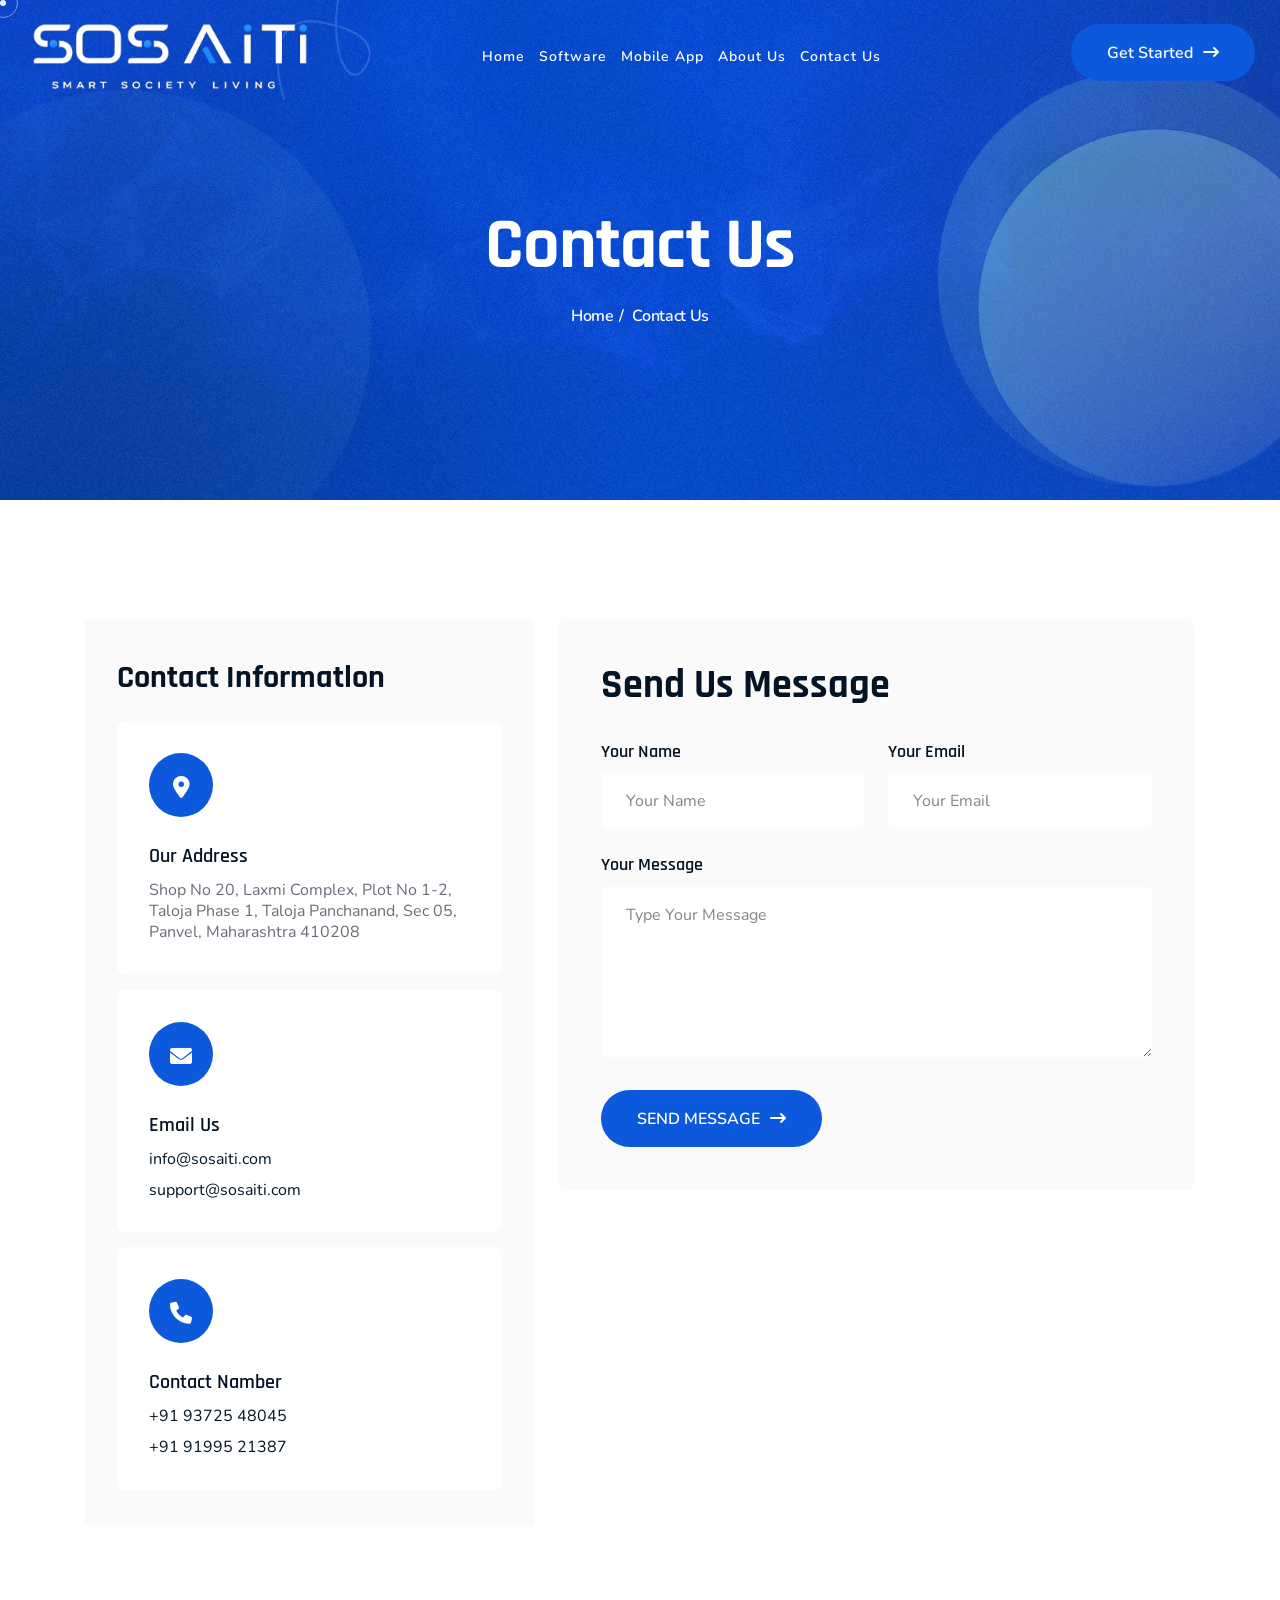
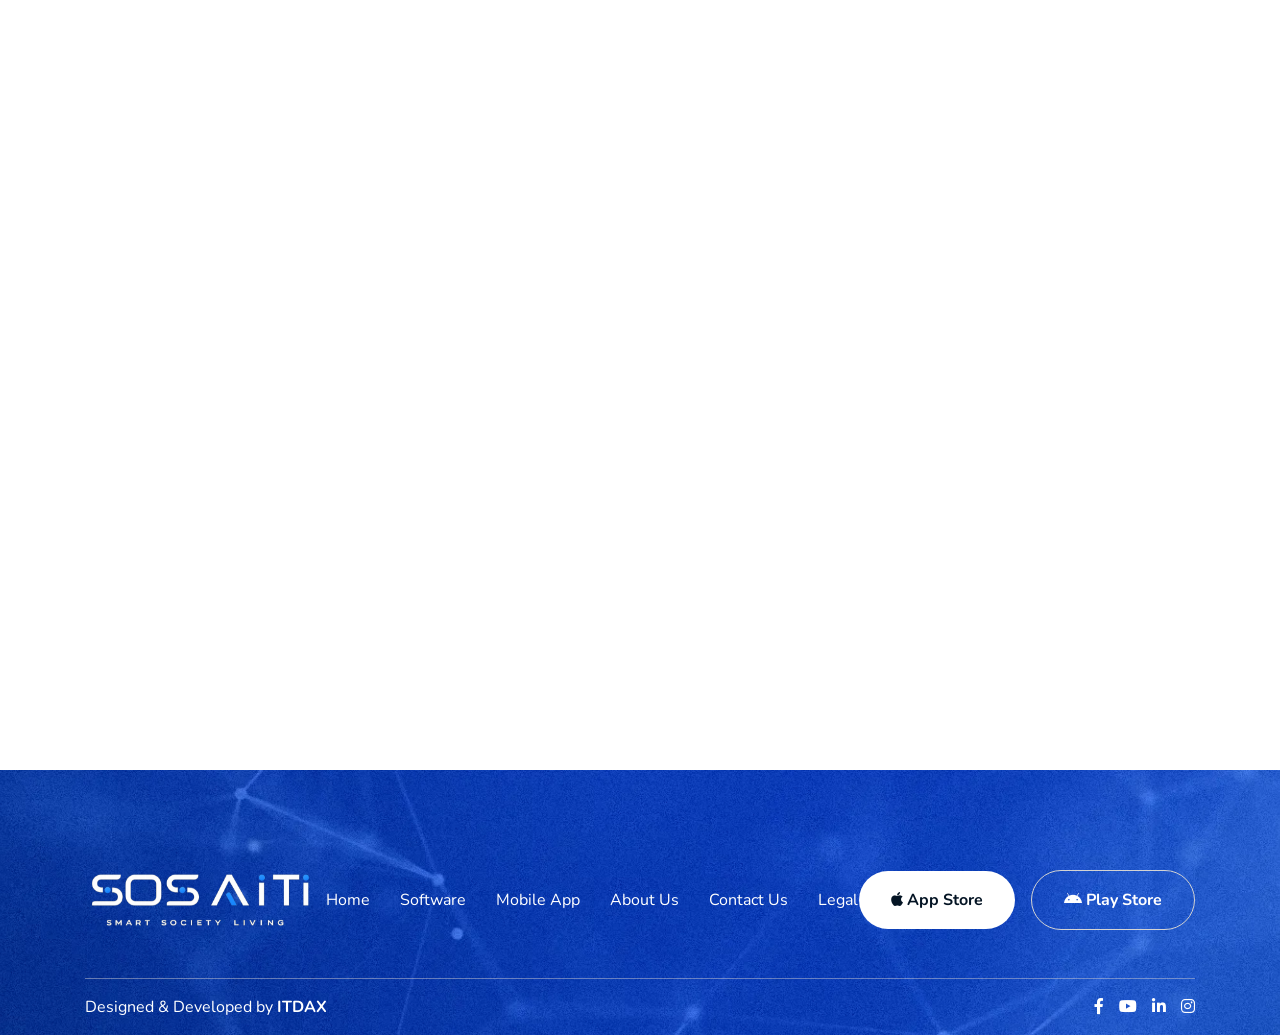
<file: contact.html>
<!DOCTYPE html>
<html lang="zxx">
<!--<< Header Area >>-->


<head>


<!-- =========================================================
     BASIC DOCUMENT / SEO
========================================================== -->

<meta charset="UTF-8">

<meta http-equiv="X-UA-Compatible" content="IE=edge">

<meta name="viewport"
    content="width=device-width, initial-scale=1.0, viewport-fit=cover">

<meta name="language" content="English">

<meta name="author" content="SOSAiTi">

<meta name="publisher" content="SOSAiTi">

<meta name="description"
    content="Contact SOSAiTi for smart society management solutions. Get in touch with our team for society maintenance, payments, bills, complaints, notices and resident management support.">

<meta name="keywords"
    content="contact SOSAiTi, SOSAiTi contact, society management app contact, society maintenance software, society management software, apartment management app, housing society management, residential society software, smart society app">

<meta name="robots"
    content="index, follow, max-image-preview:large, max-snippet:-1, max-video-preview:-1">

<meta name="googlebot"
    content="index, follow, max-image-preview:large, max-snippet:-1, max-video-preview:-1">

<meta name="bingbot"
    content="index, follow, max-image-preview:large, max-snippet:-1, max-video-preview:-1">


<!-- =========================================================
     PAGE TITLE
========================================================== -->

<title>
    Contact SOSAiTi – Smart Society Management Support
</title>


<!-- =========================================================
     CANONICAL
========================================================== -->

<link rel="canonical"
    href="https://sosaiti.com/contact-us.html">


<!-- =========================================================
     HREFLANG
========================================================== -->

<link rel="alternate"
    hreflang="en-in"
    href="https://sosaiti.com/contact-us.html">

<link rel="alternate"
    hreflang="x-default"
    href="https://sosaiti.com/contact-us.html">


<!-- =========================================================
     FAVICON / BRAND ICON
========================================================== -->

<link rel="icon"
    type="image/svg+xml"
    href="assets/images/logo/logo.svg">

<link rel="shortcut icon"
    type="image/svg+xml"
    href="assets/images/logo/logo.svg">

<link rel="apple-touch-icon"
    href="assets/images/logo/logo2.svg">

<meta name="theme-color"
    content="#0B5ED7">

<meta name="msapplication-TileColor"
    content="#0B5ED7">


<!-- =========================================================
     MOBILE / APP
========================================================== -->

<meta name="mobile-web-app-capable"
    content="yes">

<meta name="apple-mobile-web-app-capable"
    content="yes">

<meta name="apple-mobile-web-app-status-bar-style"
    content="default">

<meta name="apple-mobile-web-app-title"
    content="SOSAiTi">


<!-- =========================================================
     FORMAT DETECTION
========================================================== -->

<meta name="format-detection"
    content="telephone=no">


<!-- =========================================================
     OPEN GRAPH
     Facebook / WhatsApp / LinkedIn
========================================================== -->

<meta property="og:type"
    content="website">

<meta property="og:site_name"
    content="SOSAiTi">

<meta property="og:title"
    content="Contact SOSAiTi – Smart Society Management Support">

<meta property="og:description"
    content="Get in touch with SOSAiTi for smart society management solutions, maintenance, payments, bills, complaints, notices and resident management support.">

<meta property="og:url"
    content="https://sosaiti.com/contact-us.html">

<meta property="og:image"
    content="https://sosaiti.com/assets/images/advantage/og-image.png">

<meta property="og:image:secure_url"
    content="https://sosaiti.com/assets/images/advantage/og-image.png">

<meta property="og:image:type"
    content="image/png">

<meta property="og:image:width"
    content="4800">

<meta property="og:image:height"
    content="2520">

<meta property="og:image:alt"
    content="Contact SOSAiTi – Smart Society Living">

<meta property="og:locale"
    content="en_IN">


<!-- =========================================================
     TWITTER / X
========================================================== -->

<meta name="twitter:card"
    content="summary_large_image">

<meta name="twitter:title"
    content="Contact SOSAiTi – Smart Society Management Support">

<meta name="twitter:description"
    content="Contact the SOSAiTi team for smart society management solutions and support.">

<meta name="twitter:image"
    content="https://sosaiti.com/assets/images/advantage/og-image.png">

<meta name="twitter:image:alt"
    content="Contact SOSAiTi – Smart Society Living">


<!-- =========================================================
     GEO / LOCAL SEO
========================================================== -->

<meta name="geo.region"
    content="IN-MH">

<meta name="geo.placename"
    content="Mumbai, Maharashtra, India">

<meta name="distribution"
    content="global">


<!-- =========================================================
     DNS PREFETCH / PRECONNECT
========================================================== -->

<link rel="dns-prefetch"
    href="//fonts.googleapis.com">

<link rel="dns-prefetch"
    href="//fonts.gstatic.com">

<link rel="preconnect"
    href="https://fonts.googleapis.com">

<link rel="preconnect"
    href="https://fonts.gstatic.com"
    crossorigin>


<!-- =========================================================
     ORGANIZATION + WEBSITE + CONTACT PAGE SCHEMA
========================================================== -->

<script type="application/ld+json">
{
    "@context": "https://schema.org",
    "@graph": [

        {
            "@type": "Organization",
            "@id": "https://sosaiti.com/#organization",
            "name": "SOSAiTi",
            "url": "https://sosaiti.com/",
            "logo": {
                "@type": "ImageObject",
                "@id": "https://sosaiti.com/#logo",
                "url": "https://sosaiti.com/assets/images/logo/logo.svg",
                "contentUrl": "https://sosaiti.com/assets/images/logo/logo.svg",
                "caption": "SOSAiTi"
            },
            "description": "SOSAiTi is a smart society management platform designed to simplify maintenance, payments, bills, complaints, notices and resident communication.",
            "brand": {
                "@type": "Brand",
                "name": "SOSAiTi",
                "logo": {
                    "@id": "https://sosaiti.com/#logo"
                }
            },
            "sameAs": [
                "https://www.facebook.com/people/Sosaitiofficial/61592152299107/",
                "https://www.youtube.com/channel/UCQgSVvNt__u80H8s5AWmwgA",
                "https://www.linkedin.com/company/144485900",
                "https://www.instagram.com/sosaiti.official/"
            ]
        },

        {
            "@type": "WebSite",
            "@id": "https://sosaiti.com/#website",
            "url": "https://sosaiti.com/",
            "name": "SOSAiTi",
            "description": "Smart Society Management & Maintenance App",
            "publisher": {
                "@id": "https://sosaiti.com/#organization"
            },
            "inLanguage": "en-IN"
        },

        {
            "@type": "ContactPage",
            "@id": "https://sosaiti.com/contact-us.html#webpage",
            "url": "https://sosaiti.com/contact-us.html",
            "name": "Contact SOSAiTi – Smart Society Management Support",
            "isPartOf": {
                "@id": "https://sosaiti.com/#website"
            },
            "about": {
                "@id": "https://sosaiti.com/#organization"
            },
            "description": "Contact SOSAiTi for smart society management solutions, maintenance, payments, bills, complaints, notices and resident management support.",
            "inLanguage": "en-IN"
        }

    ]
}
</script>


<!-- =========================================================
     BREADCRUMB SCHEMA
========================================================== -->

<script type="application/ld+json">
{
    "@context": "https://schema.org",
    "@type": "BreadcrumbList",
    "itemListElement": [
        {
            "@type": "ListItem",
            "position": 1,
            "name": "Home",
            "item": "https://sosaiti.com/"
        },
        {
            "@type": "ListItem",
            "position": 2,
            "name": "Contact Us",
            "item": "https://sosaiti.com/contact-us.html"
        }
    ]
}
</script>


<!-- =========================================================
     STYLESHEETS
========================================================== -->

<link rel="stylesheet"
    href="assets/css/bootstrap.min.css">

<link rel="stylesheet"
    href="assets/css/all.min.css">

<link rel="stylesheet"
    href="assets/css/animate.css">

<link rel="stylesheet"
    href="assets/css/magnific-popup.css">

<link rel="stylesheet"
    href="assets/css/meanmenu.css">

<link rel="stylesheet"
    href="assets/css/swiper-bundle.min.css">

<link rel="stylesheet"
    href="assets/css/nice-select.css">

<link rel="stylesheet"
    href="assets/css/main.css">


</head>


<body>

    <!-- Preloader Start -->
  <div id="preloader" class="preloader">
        <div class="animation-preloader">
            <div class="spinner">
            </div>
          <div class="txt-loading">
                <span data-text-preloader="S" class="letters-loading">
                    S
                </span>
                <span data-text-preloader="O" class="letters-loading">
                    O
                </span>
                <span data-text-preloader="S" class="letters-loading">
                    S
                </span>
                <span data-text-preloader="A" class="letters-loading">
                    A
                </span>
                <span data-text-preloader="i" class="letters-loading">
                    i
                </span>
                <span data-text-preloader="T" class="letters-loading">
                    T
                </span>
                 <span data-text-preloader="i" class="letters-loading">
                    i
                </span>
            </div>
            <p class="text-center">SMART SOCIETY LIVING</p>
        </div>
        <div class="loader">
            <div class="row">
                <div class="col-3 loader-section section-left">
                    <div class="bg"></div>
                </div>
                <div class="col-3 loader-section section-left">
                    <div class="bg"></div>
                </div>
                <div class="col-3 loader-section section-right">
                    <div class="bg"></div>
                </div>
                <div class="col-3 loader-section section-right">
                    <div class="bg"></div>
                </div>
            </div>
        </div>
    </div>

    <!-- Mouse Cursor Start -->
    <div class="mouse-cursor cursor-outer"></div>
    <div class="mouse-cursor cursor-inner"></div>

    <!-- Back To Top Start -->
    <button id="back-top" class="back-to-top">
        <i class="fa-solid fa-chevron-up"></i>
    </button>

    <!-- Offcanvas Area Start -->
    <div class="fix-area">
        <div class="offcanvas__info">
            <div class="offcanvas__wrapper">
                <div class="offcanvas__content">
                    <div class="offcanvas__top mb-5 d-flex justify-content-between align-items-center">
                        <div class="offcanvas__logo">
                            <a href="index.html">
                                <img src="assets/images/logo/logo.svg" alt="logo-img">
                            </a>
                        </div>
                        <div class="offcanvas__close">
                            <button>
                                <i class="fas fa-times"></i>
                            </button>
                        </div>
                    </div>
                    <p class="text d-none d-xl-block">
                        Nullam dignissim, ante scelerisque the is euismod fermentum odio sem semper the is erat, a
                        feugiat leo urna eget eros. Duis Aenean a imperdiet risus.
                    </p>
                    <div class="mobile-menu fix mb-3"></div>
                    <div class="offcanvas__contact">
                        <h4>Contact Info</h4>
                        <ul>
                            <li class="d-flex align-items-center">
                                <div class="offcanvas__contact-icon">
                                    <i class="fal fa-map-marker-alt"></i>
                                </div>
                                <div class="offcanvas__contact-text">
                                    <a target="_blank" href="#">Shop No 20, Laxmi Complex, Plot No 1-2, Taloja Phase 1, Taloja Panchanand, Sec 05, Panvel, Maharashtra 410208
</a>
                                </div>
                            </li>
                            <li class="d-flex align-items-center">
                                <div class="offcanvas__contact-icon mr-15">
                                    <i class="fal fa-envelope"></i>
                                </div>
                                <div class="offcanvas__contact-text">
                                    <a href="mailto:info@sosaiti.com"><span>info@sosaiti.com</span></a>

                                </div>
                            </li>
                            <li class="d-flex align-items-center">
                                <div class="offcanvas__contact-icon mr-15">
                                    <i class="fal fa-clock"></i>
                                </div>
                                <div class="offcanvas__contact-text">
                                    <a target="_blank" href="#">Mod-friday, 09am -05pm</a>
                                </div>
                            </li>
                            <li class="d-flex align-items-center">
                                <div class="offcanvas__contact-icon mr-15">
                                    <i class="far fa-phone"></i>
                                </div>
                                <div class="offcanvas__contact-text">
                                    <a href="tel:+919372548045">+91 93725 48045</a>
                                </div>
                            </li>
                        </ul>
                        <div class="header-button mt-4">
                            <a href="contact.html" class="theme-btn text-center">
                                <span>Get A Quote<i class="fa-solid fa-arrow-right-long"></i></span>
                            </a>
                        </div>
                        <div class="social-icon d-flex align-items-center">
                            <a href="https://www.instagram.com/sosaiti.official/"><i class="fab fa-instagram"></i></a>
                            <a href="https://www.facebook.com/people/Sosaitiofficial/61592152299107/"><i class="fab fa-facebook-f"></i></a>                       
                            <a href="https://www.linkedin.com/company/144485900"><i class="fab fa-linkedin-in"></i></a>
                        </div>
                    </div>
                </div>
            </div>
        </div>
    </div>
    <div class="offcanvas__overlay"></div>

    <!-- Header Section Start -->
  <header class="header-section-2">
        <div id="header-sticky" class="header-2">
            <div class="container">
                <div class="mega-menu-wrapper">
                    <div class="header-main">
                        <div class="header-left">
                            <div class="logo">
                                <a href="index.html" class="header-logo">
                                    <img src="assets/images/logo/logo2.svg" alt="logo-img">
                                </a>
                            </div>
                        </div>
                        <div class="header-middle">
                            <div class="mean__menu-wrapper">
                                <div class="main-menu">
                                    <nav id="mobile-menu">
                                        <ul>
                                            <li >
                                                <a href="index.html">
                                                    Home
                                                </a>
                                              
                                            </li>
                                        
                                            <li>
                                                <a href="software.html">Software</a>
                                            </li>
                                            <li>
                                                <a href="mobile-app.html">Mobile App</a>
                                            </li>
                                                <li>
                                                <a href="about.html">About Us</a>
                                            </li>
                                           
                                        
                                            <li>
                                                <a href="contact.html">Contact Us</a>
                                            </li>
                                        </ul>
                                    </nav>
                                </div>
                            </div>
                        </div>
                        <div class="header-right d-flex justify-content-end align-items-center">

                            <div class="header-button ms-4">
                                <a href="contact.html" class="theme-btn">
                                    <span>
                                        Get Started
                                        <i class="fa-solid fa-arrow-right-long"></i>
                                    </span>
                                </a>
                            </div>
                            <div class="header__hamburger d-block d-xl-none my-auto">
                                <div class="sidebar__toggle">
                                    <i class="fas fa-bars"></i>
                                </div>
                            </div>
                        </div>
                    </div>
                </div>
            </div>
        </div>
    </header>

    <!-- Search Area Start -->
    <div class="search-wrap">
        <div class="search-inner">
            <i class="fas fa-times search-close" id="search-close"></i>
            <div class="search-cell">
                <form method="get">
                    <div class="search-field-holder">
                        <input type="search" class="main-search-input" placeholder="Search...">
                    </div>
                </form>
            </div>
        </div>
    </div>

    <!-- Breadcumb Section S T A R T -->
    <div class="breadcumb-section fix">
        <div class="breadcumb-container-wrapper" data-bg-src="assets/images/hero/hero-bg-2.webp">
            <div class="container">
                <div class="shape1"><img src="assets/images/shape/breadCumbShape1_1.webp" alt="shape"></div>
                <div class="shape2"><img src="assets/images/shape/breadCumbShape1_2.webp" alt="shape"></div>
                <div class="breadcumb-wrapper">
                    <div class="page-heading">
                        <h1>Contact Us</h1>
                        <div class="links">
                             <a href="index.html" style="color: var(--white);">Home<span class="slash">/</span></a> Contact Us
                        </div>
                    </div>
                </div>
            </div>
        </div>
    </div>

    <!--Contact Section S T A R T -->
    <section class="gt-contacts-section section-padding fix">
            <div class="container">
                <div class="gt-contact-wrapper">
                    <div class="row g-4">
                        <div class="col-xl-5 col-lg-5">
                            <div class="gt-contact-left-items">
                                <h3>Contact Informatlon</h3>
                                <ul class="gt-contact-list">
                                    <li>
                                        <div class="icon">
                                            <i class="fa-solid fa-location-dot"></i>
                                        </div>
                                        <div class="content">
                                            <p>Our Address</p>
                                            <h4>
                                               Shop No 20, Laxmi Complex, Plot No 1-2, Taloja Phase 1, Taloja Panchanand, Sec 05, Panvel, Maharashtra 410208
                                            </h4>
                                        </div>
                                    </li>
                                    <li>
                                        <div class="icon">
                                            <i class="fa-solid fa-envelope"></i>
                                        </div>
                                        <div class="content">
                                            <p>Email Us</p>
                                            <h4><a href="mailto:info@sosaiti.com">info@sosaiti.com</a></h4>
                                            <h4><a href="mailto:support@sosaiti.com">support@sosaiti.com</a></h4>

                                        </div>
                                    </li>
                                    <li>
                                        <div class="icon">
                                            <i class="fa-solid fa-phone"></i>
                                        </div>
                                        <div class="content">
                                            <p>Contact Namber</p>
                                            <h4><a href="tel:+919372548045">+91 93725 48045</a></h4>
                                            <h4><a href="tel:+919199521387">+91 91995 21387</a></h4>
                                        </div>
                                    </li>
                                </ul>
                            </div>
                        </div>
                        <div class="col-xl-7 col-lg-7">
                            <div class="gt-contact-right-items">
                                <h2>
                                    Send Us Message
                                </h2>
                                <form action="#" id="contact-form" class="contact-form-box">
                                  <div class="row g-4 align-items-center">
                                      <div class="col-lg-6 col-md-6 wow fadeInUp" data-wow-delay=".3s">
                                        <h4>Your Name</h4>
                                          <div class="form-clt">
                                              <input type="text" name="name" id="name" placeholder="Your Name">
                                          </div>
                                      </div>
                                      <div class="col-lg-6 col-md-6 wow fadeInUp" data-wow-delay=".5s">
                                        <h4>Your Email</h4>
                                          <div class="form-clt">
                                              <input type="text" name="email" id="email2" placeholder="Your Email">
                                          </div>
                                      </div>
                                      <div class="col-lg-12 wow fadeInUp" data-wow-delay=".3s">
                                        <h4>Your Message</h4>
                                          <div class="form-clt">
                                              <textarea name="message" id="message" placeholder="Type your message"></textarea>
                                          </div>
                                      </div>
                                      <div class="col-lg-12 wow fadeInUp" data-wow-delay=".5s">
                                          <button type="submit" class="theme-btn rounded-5 ">SEND MESSAGE <i class="fa-solid fa-arrow-right-long"></i></button>
                                      </div>
                                  </div>
                              </form>
                            </div>
                        </div>
                    </div>
                </div>
            </div>
        </section>

         <!-- Map Section Start -->
        <div class="googpemap-2-new">
            <iframe src="https://www.google.com/maps/embed?pb=!1m18!1m12!1m3!1d3770.5674858437683!2d73.09073437580639!3d19.08274485175961!2m3!1f0!2f0!3f0!3m2!1i1024!2i768!4f13.1!3m3!1m2!1s0x3be7c1d41f717683%3A0x392437fbb0d228ba!2sITDAX%20STUDIO%20-%20Best%20Website%20Designer%20in%20Navi%20Mumbai!5e0!3m2!1sen!2sin!4v1785500512718!5m2!1sen!2sin" width="600" height="450" style="border:0;" allowfullscreen="" loading="lazy" referrerpolicy="strict-origin-when-cross-origin"></iframe>
        </div>

     <!-- Footer Section  S T A R T -->
    <footer class="footer-section fix position-relative bg-cover"
        style="background-image: url('assets/images/footer-bg-2.webp');">
        <div class="container">
            <div class="footer-wrapper-new-3">
                <div class="footer-wrap-area">
                    <a href="index.html" class="footer-logo wow fadeInUp" data-wow-delay=".3s">
                        <img src="assets/images/logo/white-logo.svg" alt="img">
                    </a>
                    <ul class="footer-list wow fadeInUp" data-wow-delay=".5s">
                        <li>
                            <a href="index.html">Home</a>
                        </li>
                        <li>
                            <a href="software.html">Software</a>
                        </li>
                        <li>
                            <a href="mobile-app.html">Mobile App</a>
                        </li>
                        <li>
                            <a href="about.html">About Us</a>
                        </li>
                        </li>
                        <li>
                            <a href="contact.html">Contact Us</a>
                        </li>
                        <li>
                            <a href="legal.html">Legal</a>
                        </li>
                    </ul>
                    <div class="store-links wow fadeInUp" data-wow-delay=".7s">
                        <div class="apple">
                            <a href="coming-soon.html"><i class="fa-brands fa-apple"></i> App Store</a>
                        </div>
                        <div class="play">
                            <a href="coming-soon.html"><i class="fa-brands fa-android"></i> Play Store</a>
                        </div>
                    </div>
                </div>

            </div>
            <div class="gt-footer-bottom-wrapper2">
                                <p class="wow fadeInUp" data-wow-delay=".3s">Designed & Developed by <b> <a href="https://www.itdax.in" target="_blank" style="color: #fff;">ITDAX</a></b></p>

                <ul class="social-links wow fadeInUp" data-wow-delay=".5s">
                   <li>
    <a href="https://www.facebook.com/people/Sosaitiofficial/61592152299107/">
        <i class="fa-brands fa-facebook-f"></i>
    </a>
</li>

<li>
    <a href="https://www.youtube.com/channel/UCQgSVvNt__u80H8s5AWmwgA">
        <i class="fa-brands fa-youtube"></i>
    </a>
</li>

<li>
    <a href="https://www.linkedin.com/company/144485900">
        <i class="fa-brands fa-linkedin-in"></i>
    </a>
</li>

<li>
    <a href="https://www.instagram.com/sosaiti.official/">
        <i class="fa-brands fa-instagram"></i>
    </a>
</li>
                </ul>
            </div>
        </div>
    </footer>




    <!--<< All JS Plugins >>-->
    <script src="assets/js/jquery-3.7.1.min.js"></script>
    <!--<< Bootstrap Js >>-->
    <script src="assets/js/bootstrap.bundle.min.js"></script>
    <!--<< Waypoints Js >>-->
    <script src="assets/js/jquery.waypoints.js"></script>
    <!--<< Counterup Js >>-->
    <script src="assets/js/jquery.counterup.min.js"></script>
    <!--<< Viewport Js >>-->
    <script src="assets/js/viewport.jquery.js"></script>
    <!--<< Tilt Js >>-->
    <script src="assets/js/tilt.min.js"></script>
    <!--<< Swiper Slider Js >>-->
    <script src="assets/js/swiper-bundle.min.js"></script>
    <!--<< MeanMenu Js >>-->
    <script src="assets/js/jquery.meanmenu.min.js"></script>
    <!--<< Magnific popup Js >>-->
    <script src="assets/js/magnific-popup.min.js"></script>
    <!--<< Wow Animation Js >>-->
    <script src="assets/js/wow.min.js"></script>
    <!--<< NIce Select Js >>-->
    <script src="assets/js/nice-select.min.js"></script>
    <!--<< Main.js >>-->
    <script src="assets/js/main.js"></script>
</body>


</html>
</file>
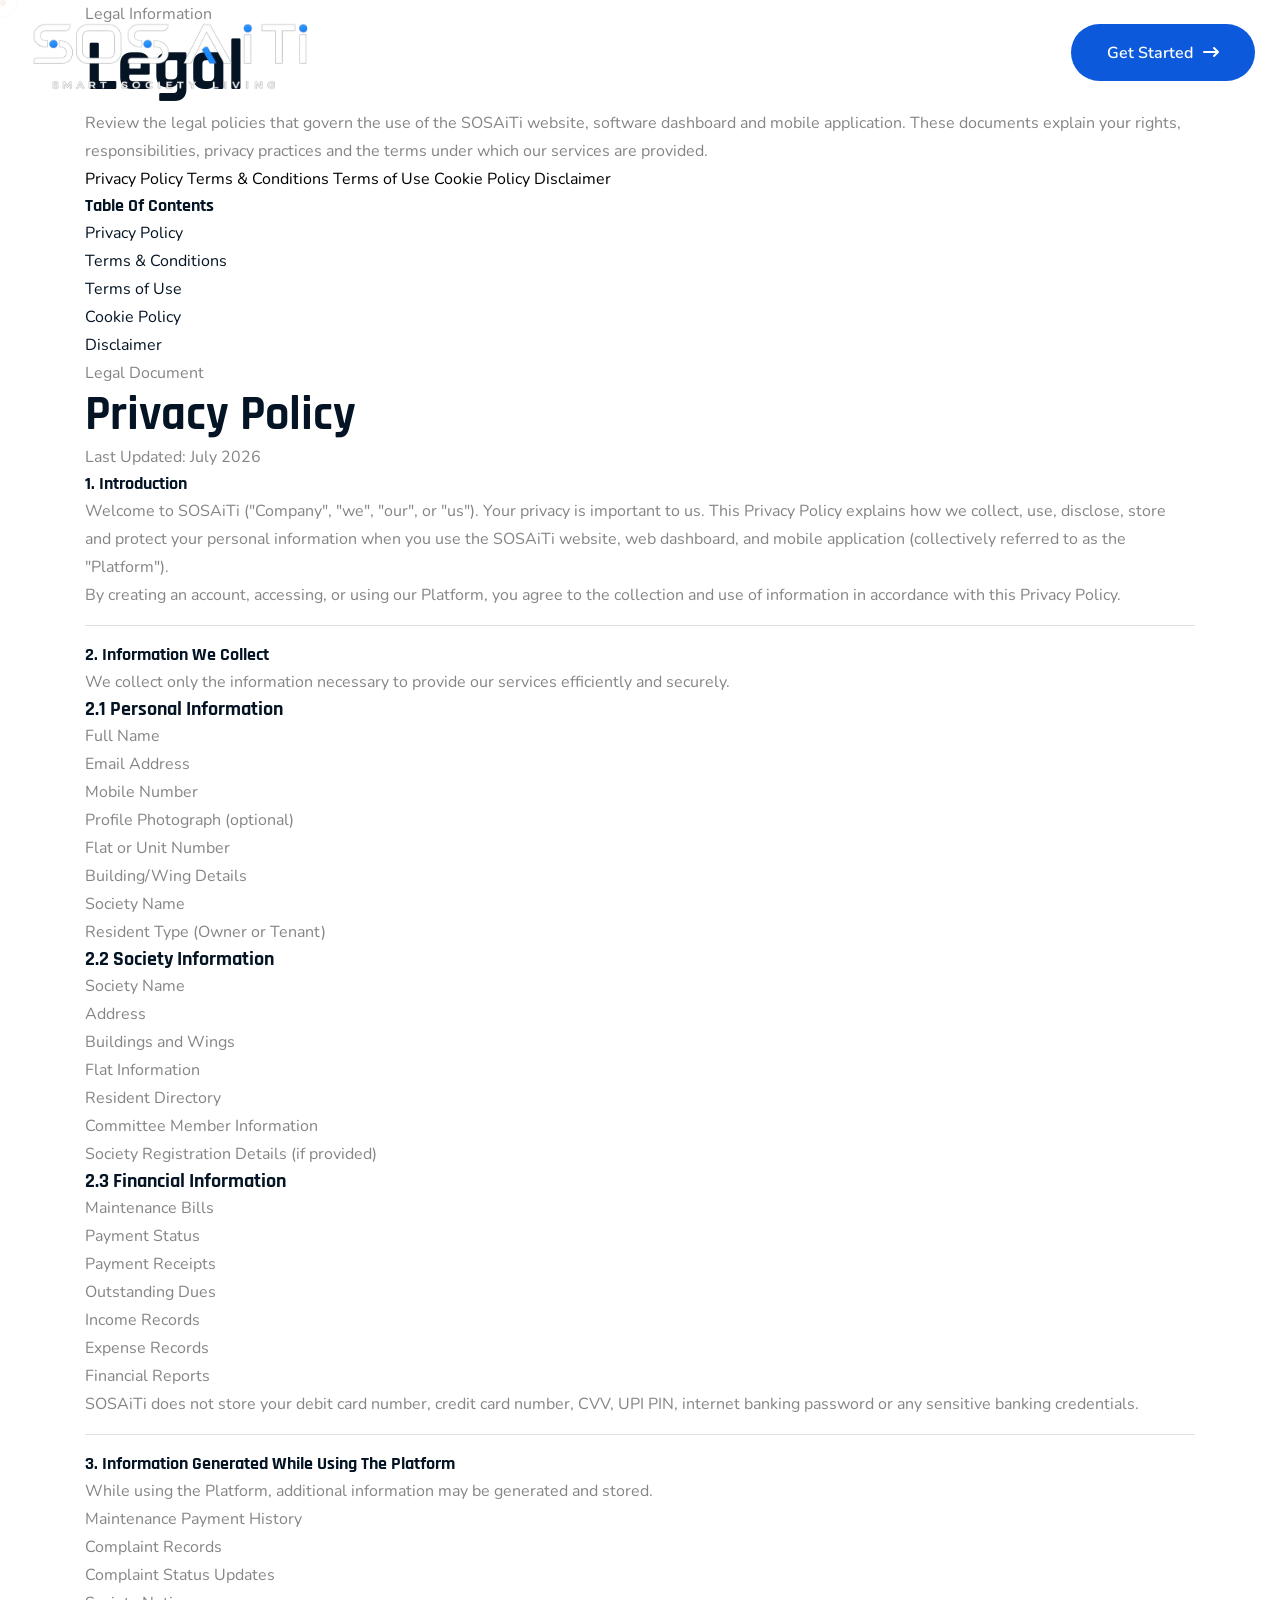
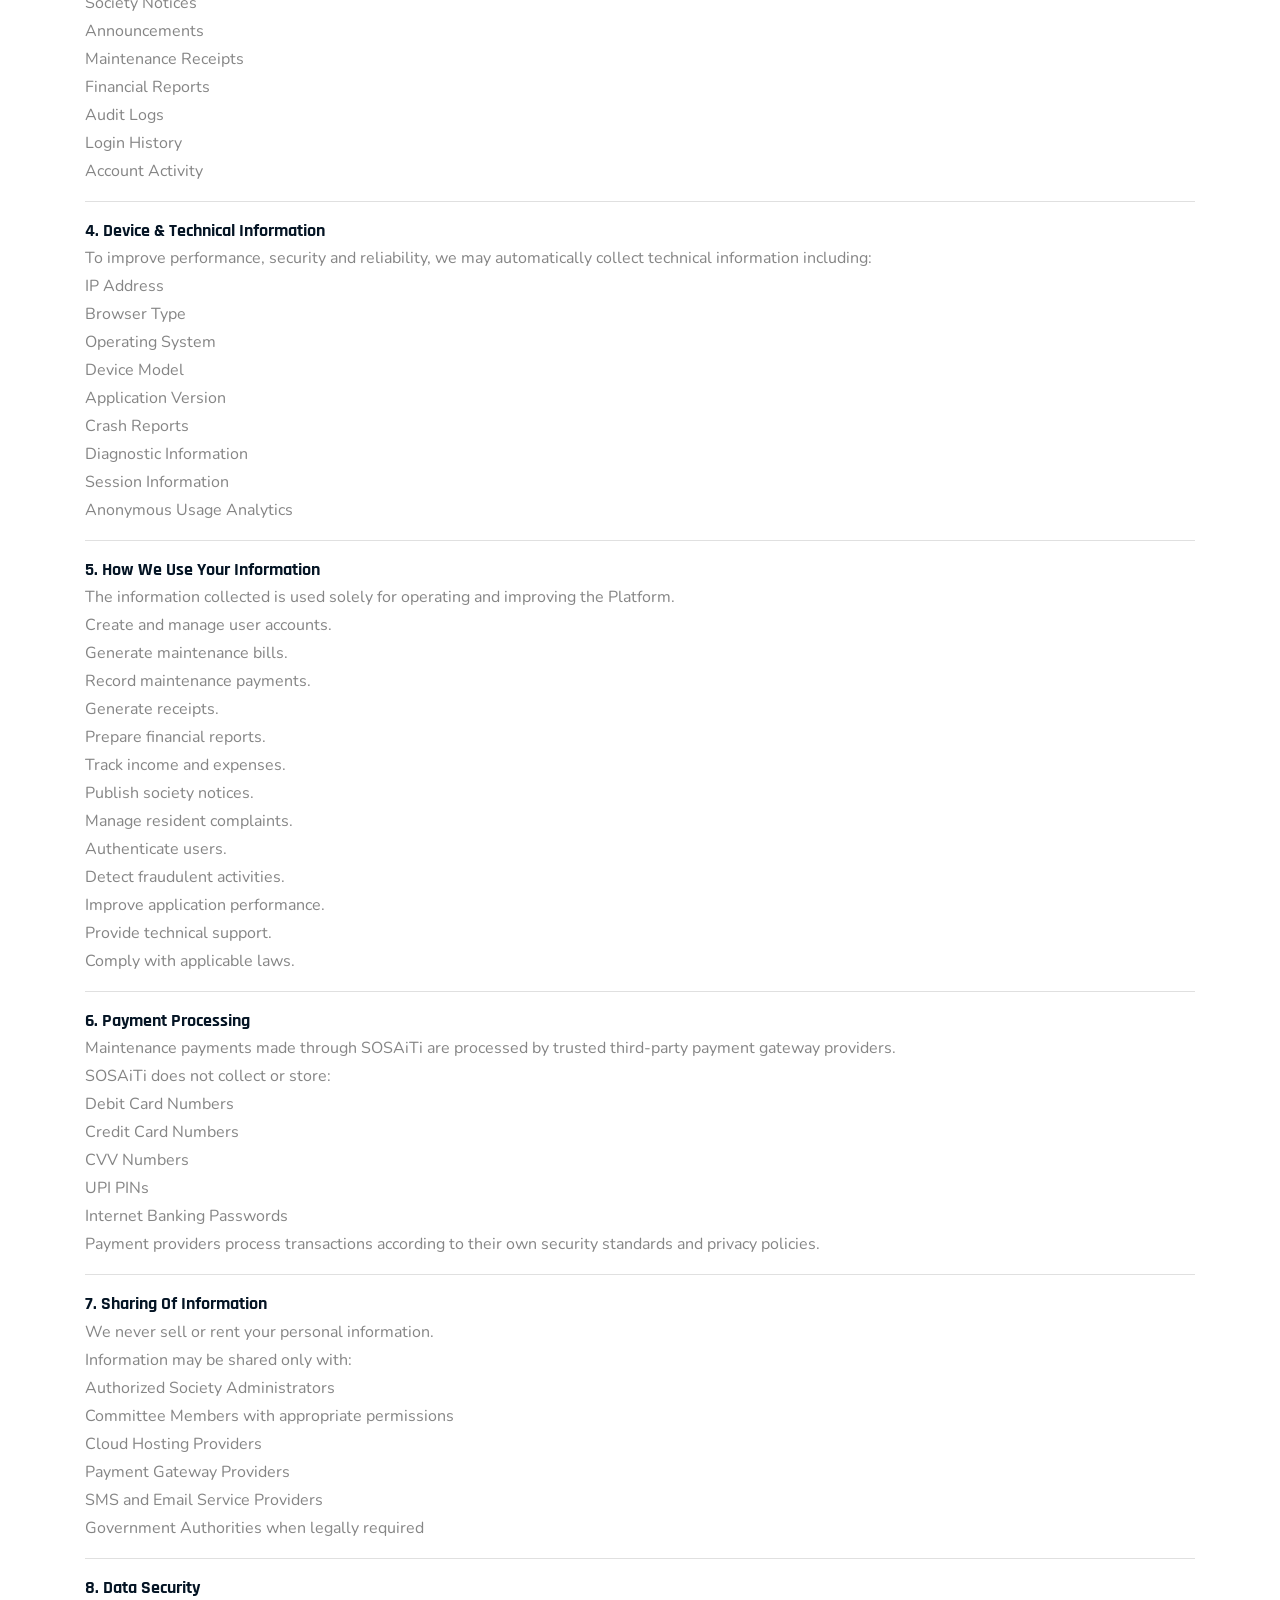
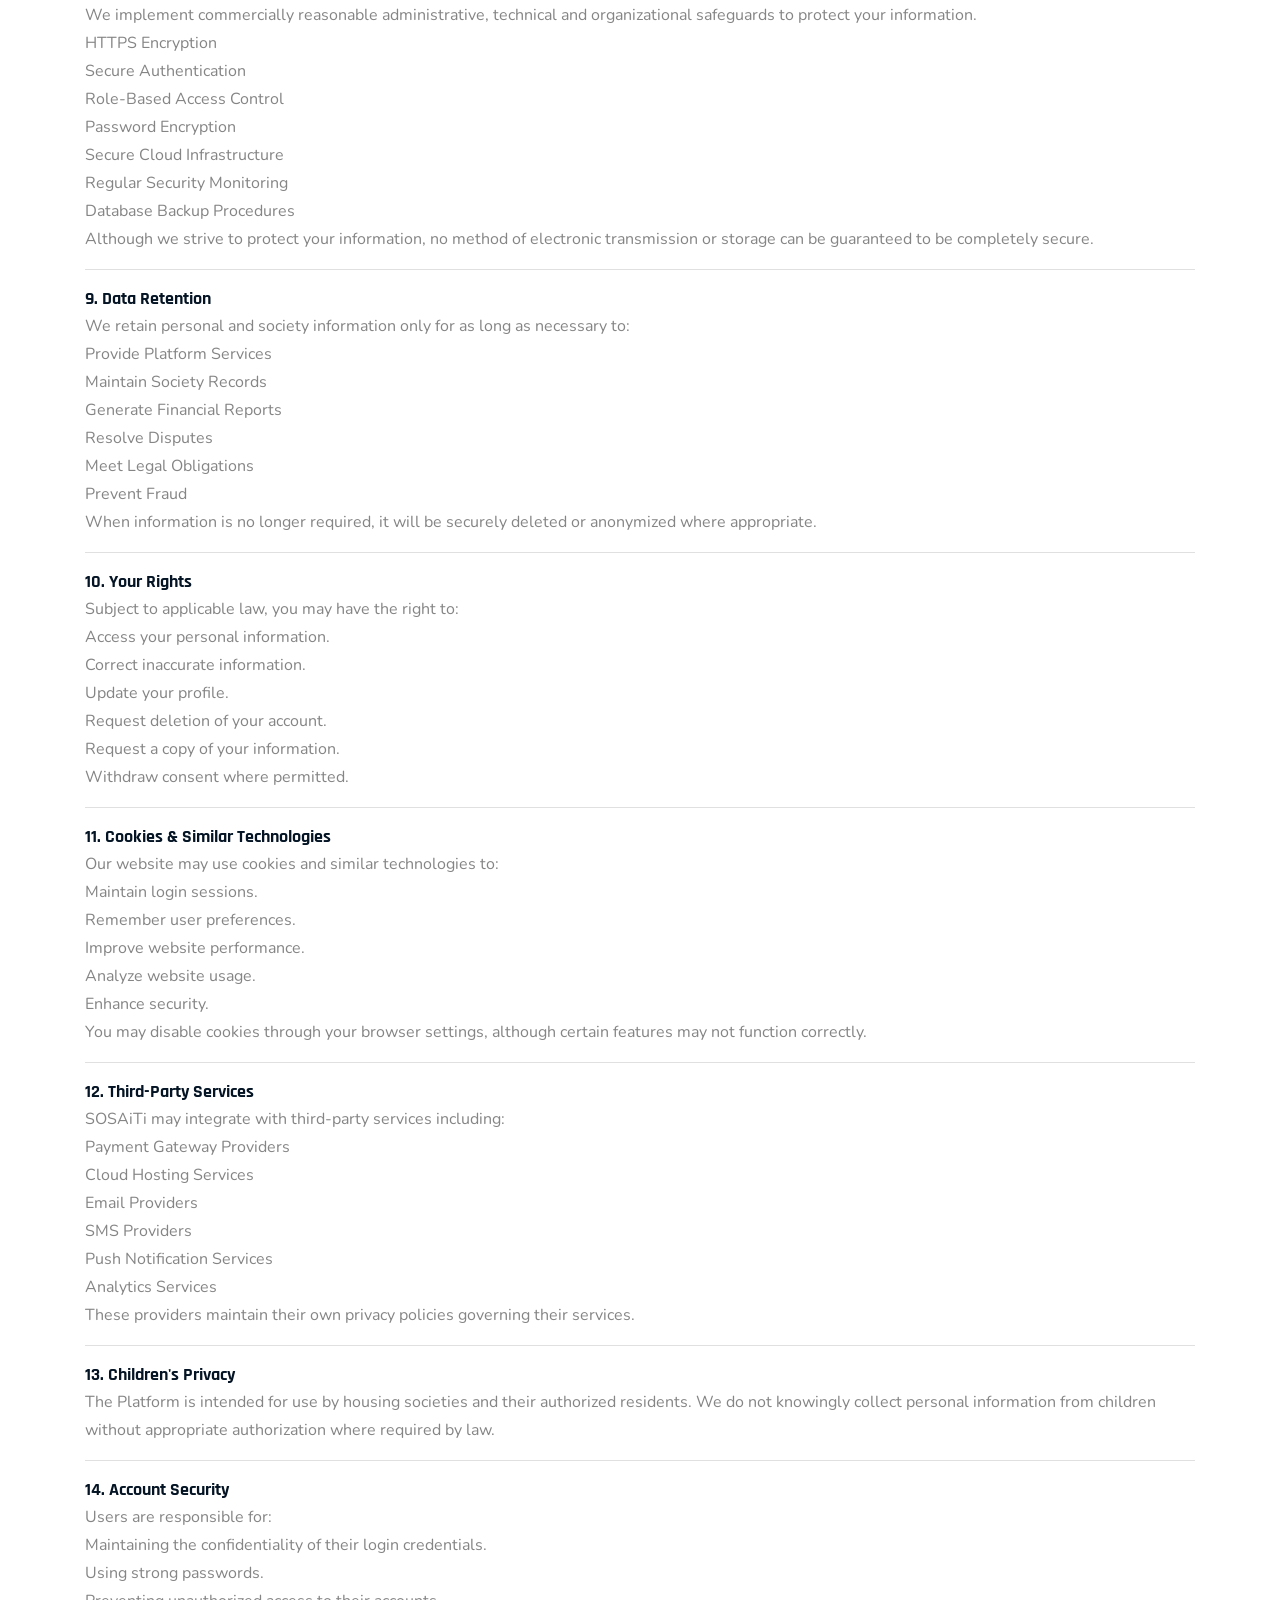
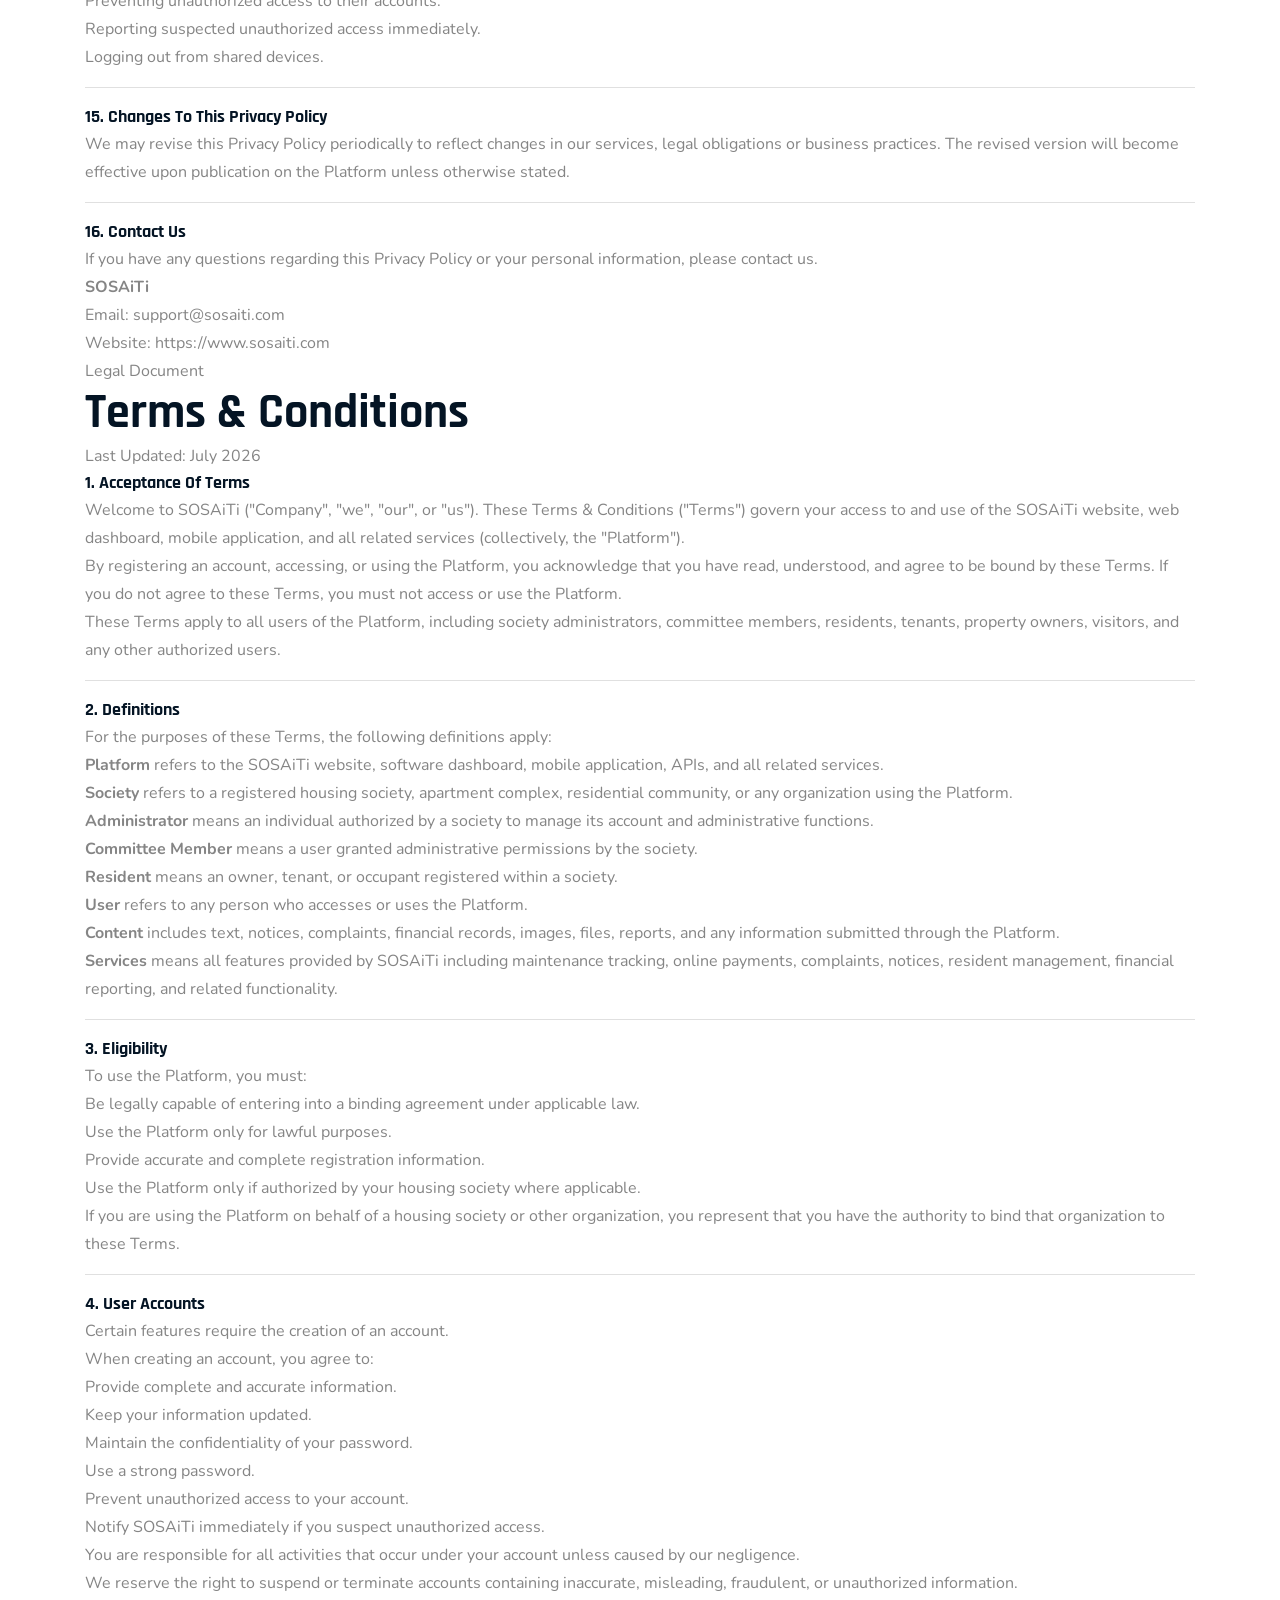
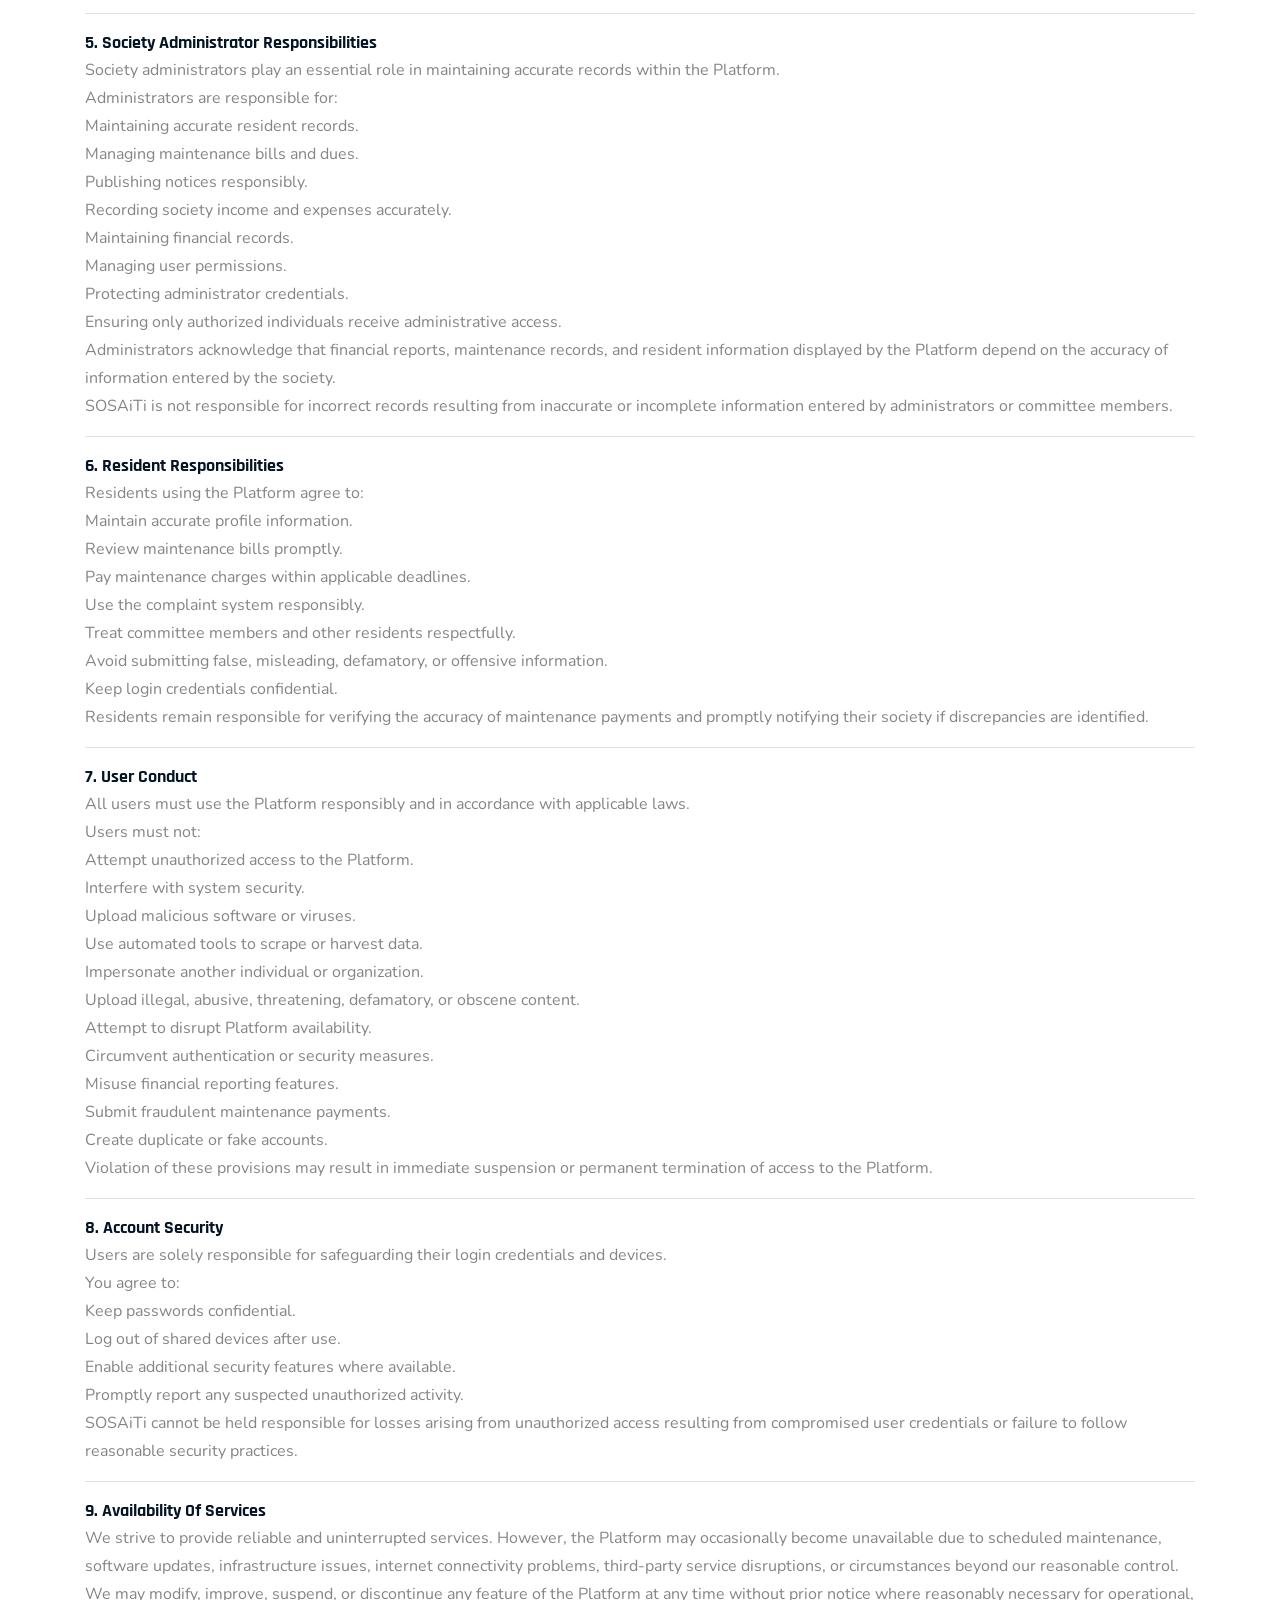
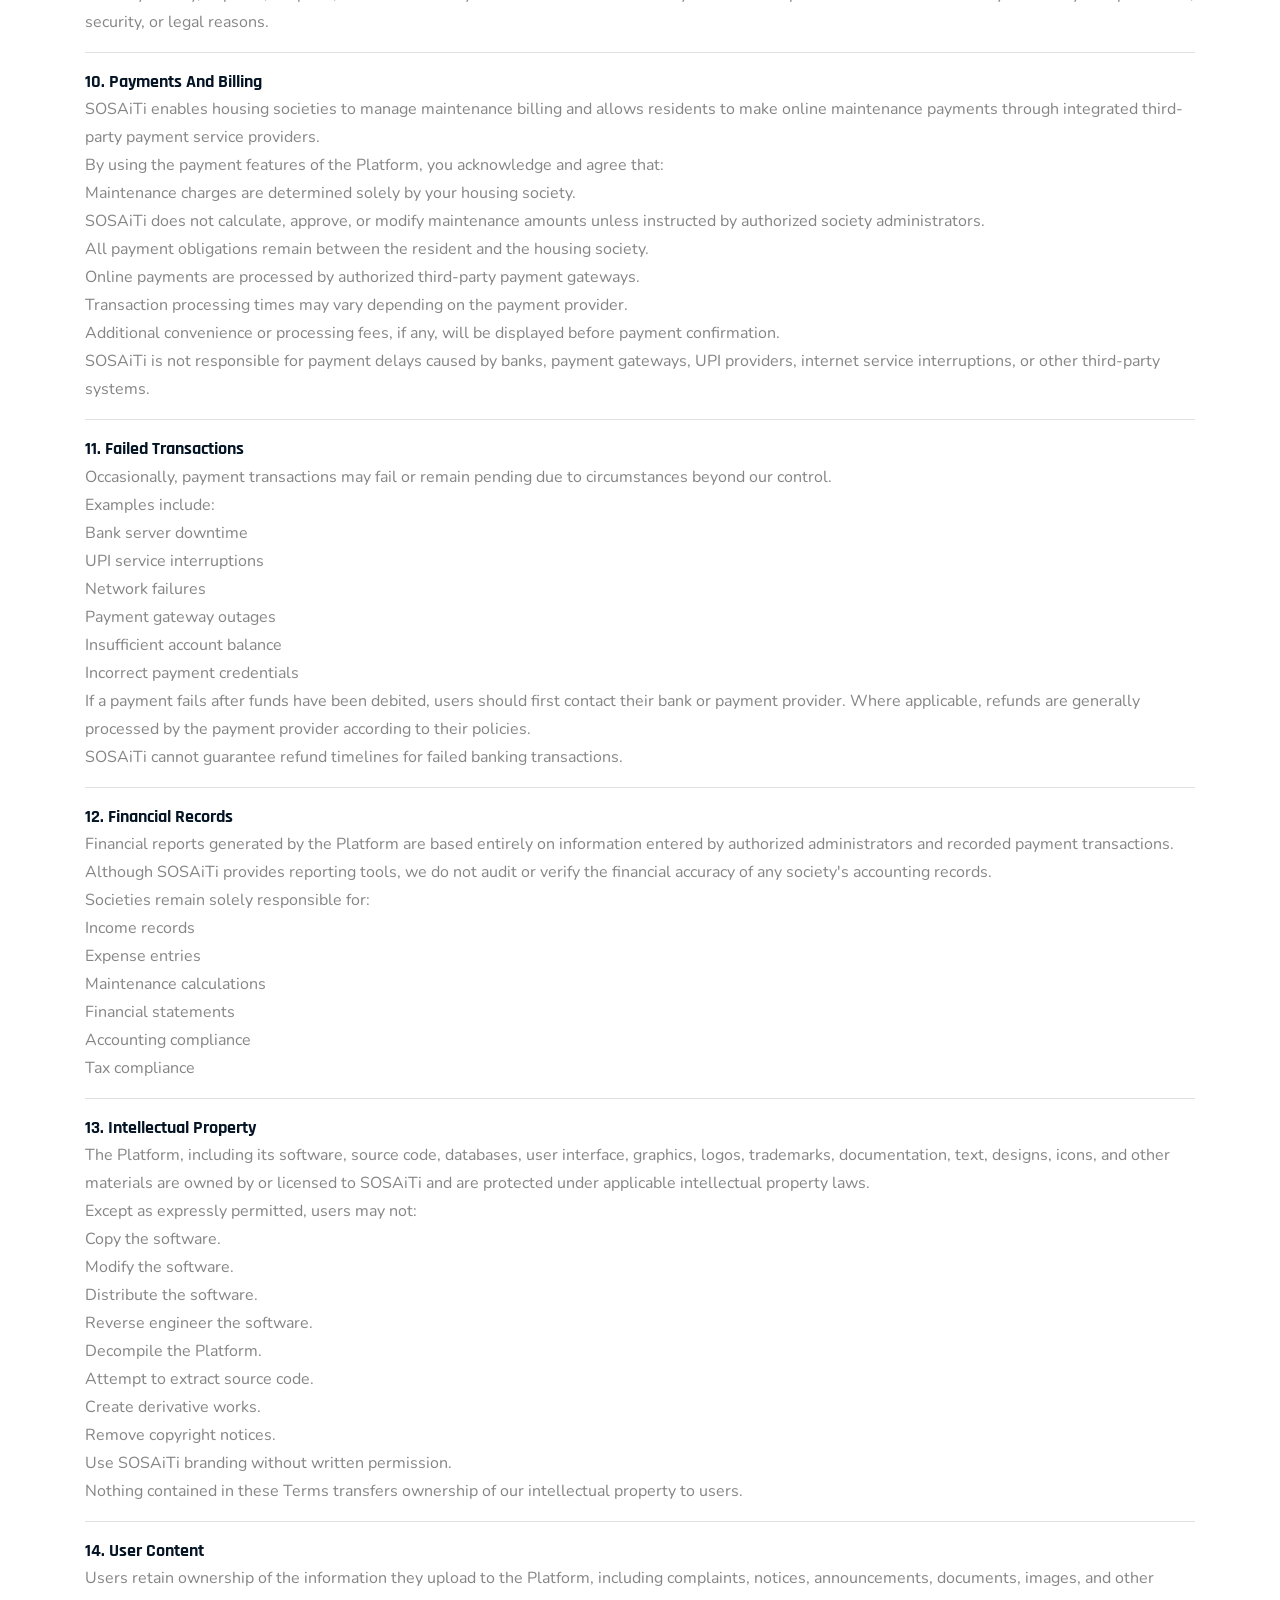
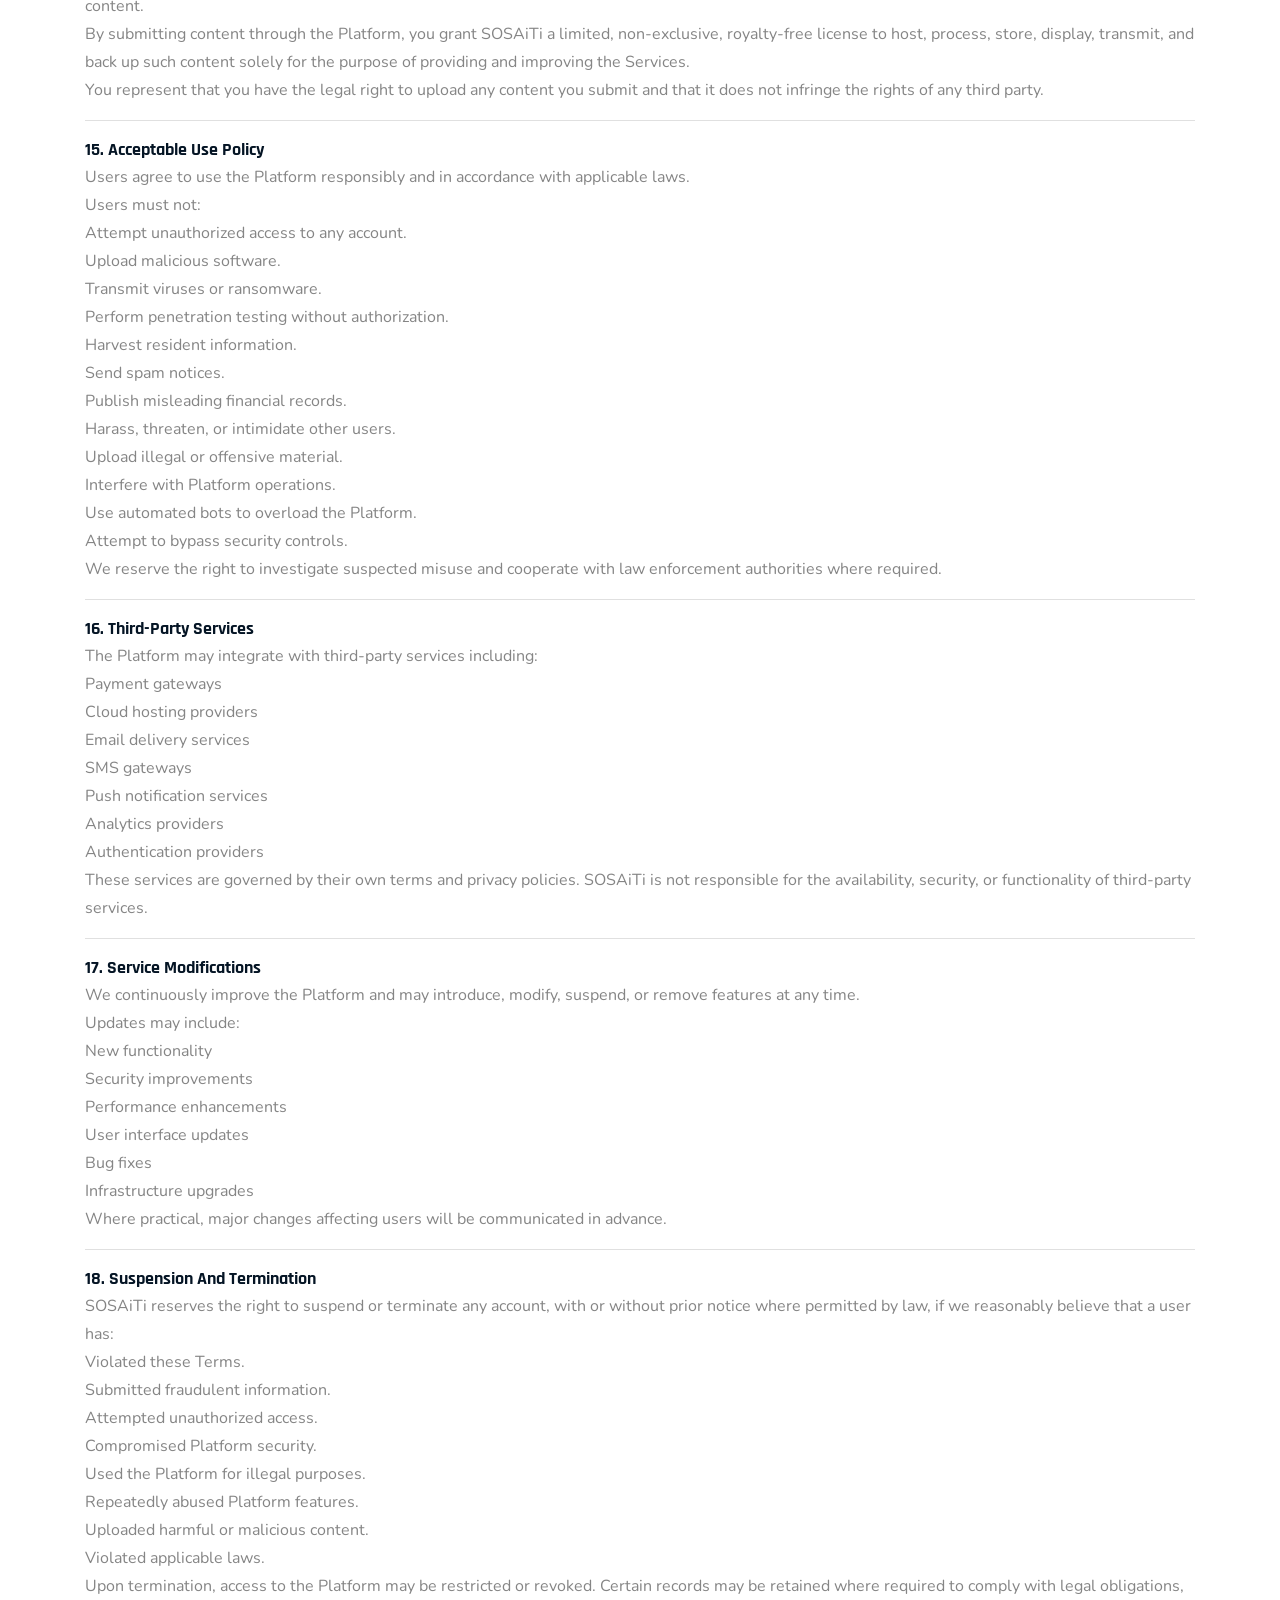
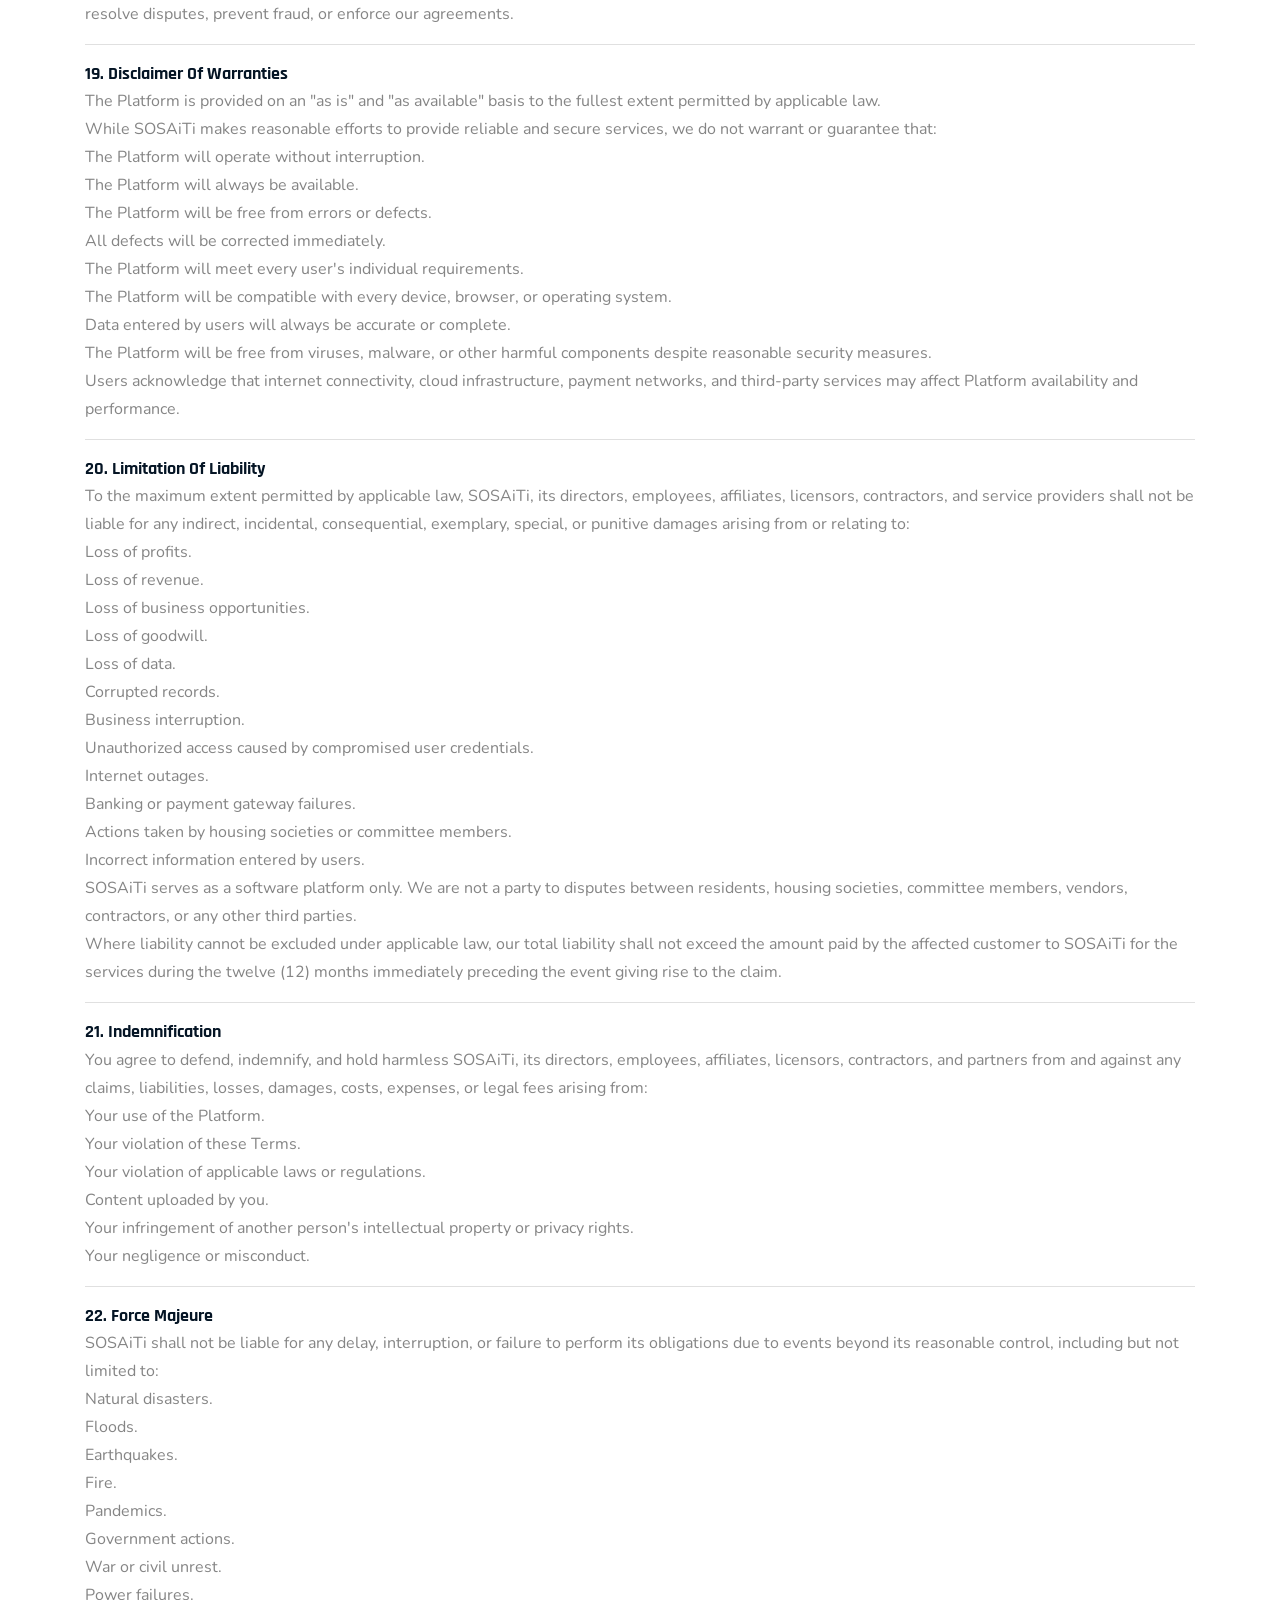
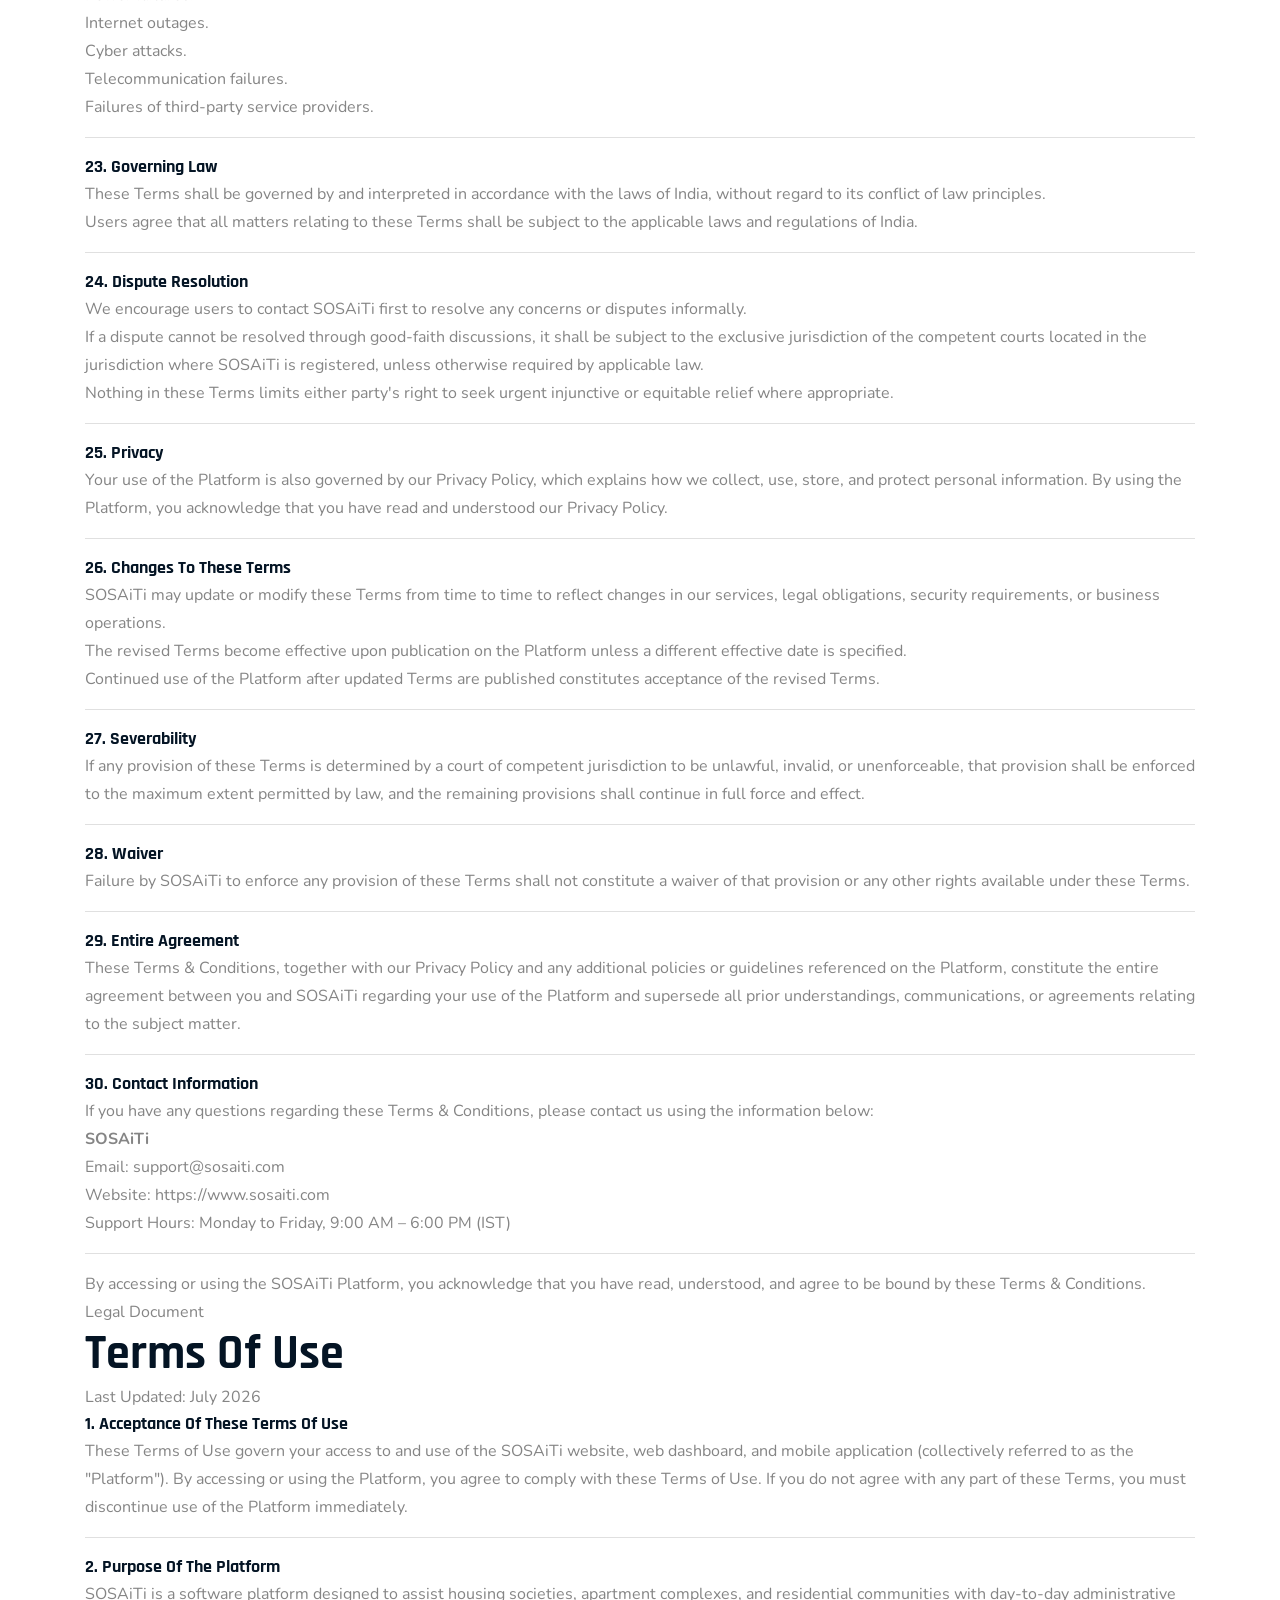
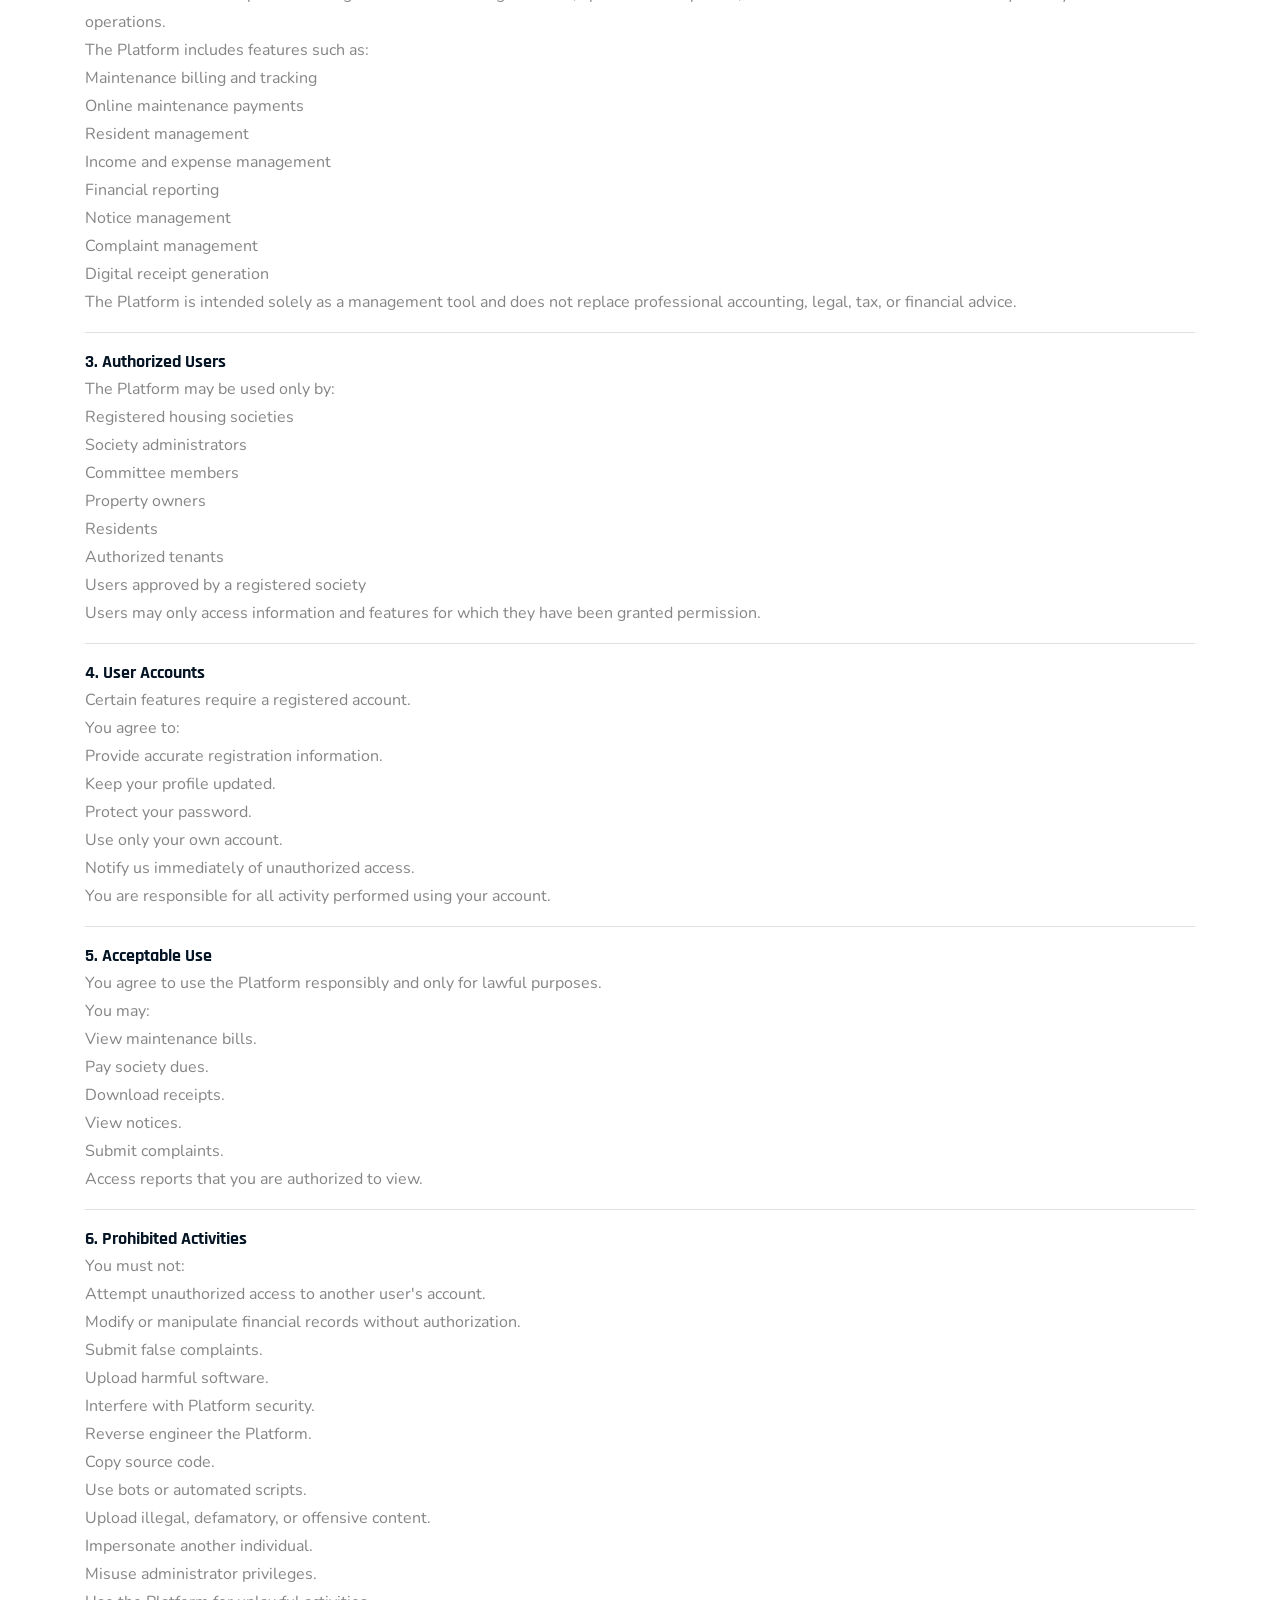
<file: legal.html>
<!DOCTYPE html>
<html lang="zxx">
<!--<< Header Area >>-->


<head>


<!-- =========================================================
     BASIC DOCUMENT / SEO
========================================================== -->

<meta charset="UTF-8">

<meta http-equiv="X-UA-Compatible" content="IE=edge">

<meta name="viewport"
    content="width=device-width, initial-scale=1.0, viewport-fit=cover">

<meta name="language" content="English">

<meta name="author" content="SOSAiTi">

<meta name="publisher" content="SOSAiTi">

<meta name="description"
    content="Read the Privacy Policy, Terms & Conditions, Terms of Use, Cookie Policy and Disclaimer for SOSAiTi Smart Society Management Platform. Learn about our policies, terms, data practices and website usage guidelines.">

<meta name="keywords"
    content="SOSAiTi privacy policy, SOSAiTi terms and conditions, SOSAiTi terms of use, SOSAiTi cookie policy, SOSAiTi disclaimer, society management privacy policy, society management app terms, smart society legal policy, SOSAiTi legal">

<meta name="robots"
    content="index, follow, max-image-preview:large, max-snippet:-1, max-video-preview:-1">

<meta name="googlebot"
    content="index, follow, max-image-preview:large, max-snippet:-1, max-video-preview:-1">

<meta name="bingbot"
    content="index, follow, max-image-preview:large, max-snippet:-1, max-video-preview:-1">


<!-- =========================================================
     PAGE TITLE
========================================================== -->

<title>
    Legal | SOSAiTi – Privacy Policy, Terms & Conditions
</title>


<!-- =========================================================
     CANONICAL
========================================================== -->

<link rel="canonical"
    href="https://sosaiti.com/legal.html">


<!-- =========================================================
     HREFLANG
========================================================== -->

<link rel="alternate"
    hreflang="en-in"
    href="https://sosaiti.com/legal.html">

<link rel="alternate"
    hreflang="x-default"
    href="https://sosaiti.com/legal.html">


<!-- =========================================================
     FAVICON / BRAND ICON
========================================================== -->

<link rel="icon"
    type="image/svg+xml"
    href="assets/images/logo/logo.svg">

<link rel="shortcut icon"
    type="image/svg+xml"
    href="assets/images/logo/logo.svg">

<link rel="apple-touch-icon"
    href="assets/images/logo/logo2.svg">

<meta name="theme-color"
    content="#0B5ED7">

<meta name="msapplication-TileColor"
    content="#0B5ED7">


<!-- =========================================================
     MOBILE / APP
========================================================== -->

<meta name="mobile-web-app-capable"
    content="yes">

<meta name="apple-mobile-web-app-capable"
    content="yes">

<meta name="apple-mobile-web-app-status-bar-style"
    content="default">

<meta name="apple-mobile-web-app-title"
    content="SOSAiTi">


<!-- =========================================================
     FORMAT DETECTION
========================================================== -->

<meta name="format-detection"
    content="telephone=no">


<!-- =========================================================
     OPEN GRAPH
     Facebook / WhatsApp / LinkedIn
========================================================== -->

<meta property="og:type"
    content="website">

<meta property="og:site_name"
    content="SOSAiTi">

<meta property="og:title"
    content="Legal | SOSAiTi – Privacy Policy, Terms & Conditions">

<meta property="og:description"
    content="Read SOSAiTi's Privacy Policy, Terms & Conditions, Terms of Use, Cookie Policy and Disclaimer for our Smart Society Management Platform.">

<meta property="og:url"
    content="https://sosaiti.com/legal.html">

<meta property="og:image"
    content="https://sosaiti.com/assets/images/advantage/og-image.png">

<meta property="og:image:secure_url"
    content="https://sosaiti.com/assets/images/advantage/og-image.png">

<meta property="og:image:type"
    content="image/png">

<meta property="og:image:width"
    content="4800">

<meta property="og:image:height"
    content="2520">

<meta property="og:image:alt"
    content="SOSAiTi Legal – Privacy Policy and Terms">

<meta property="og:locale"
    content="en_IN">


<!-- =========================================================
     TWITTER / X
========================================================== -->

<meta name="twitter:card"
    content="summary_large_image">

<meta name="twitter:title"
    content="Legal | SOSAiTi – Privacy Policy, Terms & Conditions">

<meta name="twitter:description"
    content="Read the Privacy Policy, Terms & Conditions, Terms of Use, Cookie Policy and Disclaimer for SOSAiTi.">

<meta name="twitter:image"
    content="https://sosaiti.com/assets/images/advantage/og-image.png">

<meta name="twitter:image:alt"
    content="SOSAiTi Legal – Privacy Policy and Terms">


<!-- =========================================================
     GEO / LOCAL SEO
========================================================== -->

<meta name="geo.region"
    content="IN-MH">

<meta name="geo.placename"
    content="Mumbai, Maharashtra, India">

<meta name="distribution"
    content="global">


<!-- =========================================================
     DNS PREFETCH / PRECONNECT
========================================================== -->

<link rel="dns-prefetch"
    href="//fonts.googleapis.com">

<link rel="dns-prefetch"
    href="//fonts.gstatic.com">

<link rel="preconnect"
    href="https://fonts.googleapis.com">

<link rel="preconnect"
    href="https://fonts.gstatic.com"
    crossorigin>


<!-- =========================================================
     ORGANIZATION + WEBSITE + LEGAL PAGE SCHEMA
========================================================== -->

<script type="application/ld+json">
{
    "@context": "https://schema.org",
    "@graph": [

        {
            "@type": "Organization",
            "@id": "https://sosaiti.com/#organization",
            "name": "SOSAiTi",
            "url": "https://sosaiti.com/",
            "logo": {
                "@type": "ImageObject",
                "@id": "https://sosaiti.com/#logo",
                "url": "https://sosaiti.com/assets/images/logo/logo.svg",
                "contentUrl": "https://sosaiti.com/assets/images/logo/logo.svg",
                "caption": "SOSAiTi"
            },
            "description": "SOSAiTi is a smart society management platform designed to simplify maintenance, payments, bills, complaints, notices and resident communication.",
            "brand": {
                "@type": "Brand",
                "name": "SOSAiTi",
                "logo": {
                    "@id": "https://sosaiti.com/#logo"
                }
            },
            "sameAs": [
                "https://www.facebook.com/people/Sosaitiofficial/61592152299107/",
                "https://www.youtube.com/channel/UCQgSVvNt__u80H8s5AWmwgA",
                "https://www.linkedin.com/company/144485900",
                "https://www.instagram.com/sosaiti.official/"
            ]
        },

        {
            "@type": "WebSite",
            "@id": "https://sosaiti.com/#website",
            "url": "https://sosaiti.com/",
            "name": "SOSAiTi",
            "description": "Smart Society Management & Maintenance App",
            "publisher": {
                "@id": "https://sosaiti.com/#organization"
            },
            "inLanguage": "en-IN"
        },

        {
            "@type": "WebPage",
            "@id": "https://sosaiti.com/legal.html#webpage",
            "url": "https://sosaiti.com/legal.html",
            "name": "Legal | SOSAiTi – Privacy Policy, Terms & Conditions",
            "isPartOf": {
                "@id": "https://sosaiti.com/#website"
            },
            "about": {
                "@id": "https://sosaiti.com/#organization"
            },
            "description": "SOSAiTi legal information including Privacy Policy, Terms & Conditions, Terms of Use, Cookie Policy and Disclaimer.",
            "inLanguage": "en-IN"
        }

    ]
}
</script>


<!-- =========================================================
     BREADCRUMB SCHEMA
========================================================== -->

<script type="application/ld+json">
{
    "@context": "https://schema.org",
    "@type": "BreadcrumbList",
    "itemListElement": [
        {
            "@type": "ListItem",
            "position": 1,
            "name": "Home",
            "item": "https://sosaiti.com/"
        },
        {
            "@type": "ListItem",
            "position": 2,
            "name": "Legal",
            "item": "https://sosaiti.com/legal.html"
        }
    ]
}
</script>


<!-- =========================================================
     STYLESHEETS
========================================================== -->

<link rel="stylesheet"
    href="assets/css/bootstrap.min.css">

<link rel="stylesheet"
    href="assets/css/all.min.css">

<link rel="stylesheet"
    href="assets/css/animate.css">

<link rel="stylesheet"
    href="assets/css/magnific-popup.css">

<link rel="stylesheet"
    href="assets/css/meanmenu.css">

<link rel="stylesheet"
    href="assets/css/swiper-bundle.min.css">

<link rel="stylesheet"
    href="assets/css/nice-select.css">

<link rel="stylesheet"
    href="assets/css/main.css">


</head>


<body>

    <!-- Preloader Start -->
    <div id="preloader" class="preloader">
        <div class="animation-preloader">
            <div class="spinner">
            </div>
            <div class="txt-loading">
                <span data-text-preloader="S" class="letters-loading">
                    S
                </span>
                <span data-text-preloader="O" class="letters-loading">
                    O
                </span>
                <span data-text-preloader="S" class="letters-loading">
                    S
                </span>
                <span data-text-preloader="A" class="letters-loading">
                    A
                </span>
                <span data-text-preloader="i" class="letters-loading">
                    i
                </span>
                <span data-text-preloader="T" class="letters-loading">
                    T
                </span>
                <span data-text-preloader="i" class="letters-loading">
                    i
                </span>
            </div>
            <p class="text-center">SMART SOCIETY LIVING</p>
        </div>
        <div class="loader">
            <div class="row">
                <div class="col-3 loader-section section-left">
                    <div class="bg"></div>
                </div>
                <div class="col-3 loader-section section-left">
                    <div class="bg"></div>
                </div>
                <div class="col-3 loader-section section-right">
                    <div class="bg"></div>
                </div>
                <div class="col-3 loader-section section-right">
                    <div class="bg"></div>
                </div>
            </div>
        </div>
    </div>

    <!-- Mouse Cursor Start -->
    <div class="mouse-cursor cursor-outer"></div>
    <div class="mouse-cursor cursor-inner"></div>

    <!-- Offcanvas Area Start -->
    <div class="fix-area">
        <div class="offcanvas__info">
            <div class="offcanvas__wrapper">
                <div class="offcanvas__content">
                    <div class="offcanvas__top mb-5 d-flex justify-content-between align-items-center">
                        <div class="offcanvas__logo">
                            <a href="index.html">
                                <img src="assets/images/logo/logo.svg" alt="logo-img">
                            </a>
                        </div>
                        <div class="offcanvas__close">
                            <button>
                                <i class="fas fa-times"></i>
                            </button>
                        </div>
                    </div>
                    <p class="text d-none d-xl-block">
                        Nullam dignissim, ante scelerisque the is euismod fermentum odio sem semper the is erat, a
                        feugiat leo urna eget eros. Duis Aenean a imperdiet risus.
                    </p>
                    <div class="mobile-menu fix mb-3"></div>
                    <div class="offcanvas__contact">
                        <h4>Contact Info</h4>
                        <ul>
                            <li class="d-flex align-items-center">
                                <div class="offcanvas__contact-icon">
                                    <i class="fal fa-map-marker-alt"></i>
                                </div>
                                <div class="offcanvas__contact-text">
                                    <a target="_blank" href="#">Shop No 20, Laxmi Complex, Plot No 1-2, Taloja Phase 1, Taloja Panchanand, Sec 05, Panvel, Maharashtra 410208
</a>
                                </div>
                            </li>
                            <li class="d-flex align-items-center">
                                <div class="offcanvas__contact-icon mr-15">
                                    <i class="fal fa-envelope"></i>
                                </div>
                                <div class="offcanvas__contact-text">
                                    <a href="mailto:info@sosaiti.com"><span>info@sosaiti.com</span></a>
                                </div>
                            </li>
                            <li class="d-flex align-items-center">
                                <div class="offcanvas__contact-icon mr-15">
                                    <i class="fal fa-clock"></i>
                                </div>
                                <div class="offcanvas__contact-text">
                                    <a target="_blank" href="#">Mod-friday, 09am -05pm</a>
                                </div>
                            </li>
                            <li class="d-flex align-items-center">
                                <div class="offcanvas__contact-icon mr-15">
                                    <i class="far fa-phone"></i>
                                </div>
                                <div class="offcanvas__contact-text">
                                    <a href="tel:+919372548045">+91 93725 48045</a>
                                </div>
                            </li>
                        </ul>
                        <div class="header-button mt-4">
                            <a href="contact.html" class="theme-btn text-center">
                                <span>Get A Quote<i class="fa-solid fa-arrow-right-long"></i></span>
                            </a>
                        </div>
                        <div class="social-icon d-flex align-items-center">
                            <a href="https://www.instagram.com/sosaiti.official/"><i class="fab fa-instagram"></i></a>
                            <a href="https://www.facebook.com/people/Sosaitiofficial/61592152299107/"><i class="fab fa-facebook-f"></i></a>                       
                            <a href="https://www.linkedin.com/company/144485900"><i class="fab fa-linkedin-in"></i></a>
                        </div>
                    </div>
                </div>
            </div>
        </div>
    </div>
    <div class="offcanvas__overlay"></div>

    <!-- Header Section Start -->
    <header class="header-section-2">
        <div id="header-sticky" class="header-2">
            <div class="container">
                <div class="mega-menu-wrapper">
                    <div class="header-main">
                        <div class="header-left">
                            <div class="logo">
                                <a href="index.html" class="header-logo">
                                    <img src="assets/images/logo/logo2.svg" alt="logo-img">
                                </a>
                            </div>
                        </div>
                        <div class="header-middle">
                            <div class="mean__menu-wrapper">
                                <div class="main-menu">
                                    <nav id="mobile-menu">
                                        <ul>
                                            <li>
                                                <a href="index.html">
                                                    Home
                                                </a>

                                            </li>

                                            <li>
                                                <a href="software.html">Software</a>
                                            </li>
                                            <li>
                                                <a href="mobile-app.html">Mobile App</a>
                                            </li>
                                            <li>
                                                <a href="about.html">About Us</a>
                                            </li>


                                            <li>
                                                <a href="contact.html">Contact Us</a>
                                            </li>
                                        
                                        </ul>
                                    </nav>
                                </div>
                            </div>
                        </div>
                        <div class="header-right d-flex justify-content-end align-items-center">
                            

                            <div class="header-button ms-4">
                                <a href="contact.html" class="theme-btn">
                                    <span>
                                        Get Started
                                        <i class="fa-solid fa-arrow-right-long"></i>
                                    </span>
                                </a>
                            </div>
                            <div class="header__hamburger d-block d-xl-none my-auto">
                                <div class="sidebar__toggle">
                                    <i class="fas fa-bars"></i>
                                </div>
                            </div>
                        </div>
                    </div>
                </div>
            </div>
        </div>
    </header>

    <!-- Search Area Start -->
    <div class="search-wrap">
        <div class="search-inner">
            <i class="fas fa-times search-close" id="search-close"></i>
            <div class="search-cell">
                <form method="get">
                    <div class="search-field-holder">
                        <input type="search" class="main-search-input" placeholder="Search...">
                    </div>
                </form>
            </div>
        </div>
    </div>

    <!--========================================
        HERO
    =========================================-->
    <section class="legal-hero">
        <div class="container">
            <div class="hero-content"><span class="subtitle">
                    Legal Information
                </span>
                <h1>
                    Legal
                </h1>
                <p>
                    Review the legal policies that govern the use of the SOSAiTi
                    website, software dashboard and mobile application.
                    These documents explain your rights, responsibilities,
                    privacy practices and the terms under which our services
                    are provided.
                </p>
            </div>
        </div>
    </section><!--========================================
        FILTER NAVIGATION
    =========================================-->
    <section class="legal-nav">
        <div class="container">
            <div class="filter-wrapper">
                <button class="filter-btn active" data-filter="privacy">Privacy Policy</button>
                <button class="filter-btn" data-filter="terms">Terms & Conditions</button>
                <button class="filter-btn" data-filter="use">Terms of Use</button>
                <!-- <button class="filter-btn" data-filter="refund">Refund Policy</button> -->
                <button class="filter-btn" data-filter="cookies">Cookie Policy</button>
                <button class="filter-btn" data-filter="disclaimer">Disclaimer</button>
            </div>
        </div>
    </section><!--========================================
        MAIN CONTENT
    =========================================-->
    <main class="legal-page">
        <div class="container">
            <div class="legal-layout"><!--==============================
                    SIDEBAR
                ==============================-->
                <aside class="legal-sidebar">
                    <div class="sidebar-card">
                        <h3>
                            Table of Contents
                        </h3>
                        <ul>
                            <li>
                                <a href="#privacy">
                                    Privacy Policy
                                </a>
                            </li>
                            <li>
                                <a href="#terms">
                                    Terms & Conditions
                                </a>
                            </li>
                            <li>
                                <a href="#use">
                                    Terms of Use
                                </a>
                            </li>
                            <!-- <li>
                                <a href="#refund">
                                    Refund Policy
                                </a>
                            </li> -->
                            <li>
                                <a href="#cookies">
                                    Cookie Policy
                                </a>
                            </li>
                            <li>
                                <a href="#disclaimer">
                                    Disclaimer
                                </a>
                            </li>
                        </ul>
                    </div>
                </aside><!--==============================
                    CONTENT
                ==============================-->
                <div class="legal-content"><!--==========================
                        PRIVACY POLICY
                    ===========================-->
                    <section id="privacy" class="legal-document active-document">
                        <div class="document-header"><span>
                                Legal Document
                            </span>
                            <h2>
                                Privacy Policy
                            </h2>
                            <p class="updated">
                                Last Updated: July 2026
                            </p>
                        </div>
                        <h3>1. Introduction</h3>

                        <p>
                            Welcome to SOSAiTi ("Company", "we", "our", or "us"). Your privacy is important to us. This
                            Privacy Policy explains how we collect, use, disclose, store and protect your personal
                            information when you use the SOSAiTi website, web dashboard, and mobile application
                            (collectively referred to as the "Platform").
                        </p>

                        <p>
                            By creating an account, accessing, or using our Platform, you agree to the collection and
                            use of information in accordance with this Privacy Policy.
                        </p>

                        <hr>

                        <h3>2. Information We Collect</h3>

                        <p>
                            We collect only the information necessary to provide our services efficiently and securely.
                        </p>

                        <h4>2.1 Personal Information</h4>

                        <ul>

                            <li>Full Name</li>

                            <li>Email Address</li>

                            <li>Mobile Number</li>

                            <li>Profile Photograph (optional)</li>

                            <li>Flat or Unit Number</li>

                            <li>Building/Wing Details</li>

                            <li>Society Name</li>

                            <li>Resident Type (Owner or Tenant)</li>

                        </ul>

                        <h4>2.2 Society Information</h4>

                        <ul>

                            <li>Society Name</li>

                            <li>Address</li>

                            <li>Buildings and Wings</li>

                            <li>Flat Information</li>

                            <li>Resident Directory</li>

                            <li>Committee Member Information</li>

                            <li>Society Registration Details (if provided)</li>

                        </ul>

                        <h4>2.3 Financial Information</h4>

                        <ul>

                            <li>Maintenance Bills</li>

                            <li>Payment Status</li>

                            <li>Payment Receipts</li>

                            <li>Outstanding Dues</li>

                            <li>Income Records</li>

                            <li>Expense Records</li>

                            <li>Financial Reports</li>

                        </ul>

                        <p>
                            SOSAiTi does not store your debit card number, credit card number, CVV, UPI PIN, internet
                            banking password or any sensitive banking credentials.
                        </p>

                        <hr>

                        <h3>3. Information Generated While Using the Platform</h3>

                        <p>
                            While using the Platform, additional information may be generated and stored.
                        </p>

                        <ul>

                            <li>Maintenance Payment History</li>

                            <li>Complaint Records</li>

                            <li>Complaint Status Updates</li>

                            <li>Society Notices</li>

                            <li>Announcements</li>

                            <li>Maintenance Receipts</li>

                            <li>Financial Reports</li>

                            <li>Audit Logs</li>

                            <li>Login History</li>

                            <li>Account Activity</li>

                        </ul>

                        <hr>

                        <h3>4. Device & Technical Information</h3>

                        <p>
                            To improve performance, security and reliability, we may automatically collect technical
                            information including:
                        </p>

                        <ul>

                            <li>IP Address</li>

                            <li>Browser Type</li>

                            <li>Operating System</li>

                            <li>Device Model</li>

                            <li>Application Version</li>

                            <li>Crash Reports</li>

                            <li>Diagnostic Information</li>

                            <li>Session Information</li>

                            <li>Anonymous Usage Analytics</li>

                        </ul>

                        <hr>

                        <h3>5. How We Use Your Information</h3>

                        <p>
                            The information collected is used solely for operating and improving the Platform.
                        </p>

                        <ul>

                            <li>Create and manage user accounts.</li>

                            <li>Generate maintenance bills.</li>

                            <li>Record maintenance payments.</li>

                            <li>Generate receipts.</li>

                            <li>Prepare financial reports.</li>

                            <li>Track income and expenses.</li>

                            <li>Publish society notices.</li>

                            <li>Manage resident complaints.</li>

                            <li>Authenticate users.</li>

                            <li>Detect fraudulent activities.</li>

                            <li>Improve application performance.</li>

                            <li>Provide technical support.</li>

                            <li>Comply with applicable laws.</li>

                        </ul>

                        <hr>

                        <h3>6. Payment Processing</h3>

                        <p>
                            Maintenance payments made through SOSAiTi are processed by trusted third-party payment
                            gateway providers.
                        </p>

                        <p>
                            SOSAiTi does not collect or store:
                        </p>

                        <ul>

                            <li>Debit Card Numbers</li>

                            <li>Credit Card Numbers</li>

                            <li>CVV Numbers</li>

                            <li>UPI PINs</li>

                            <li>Internet Banking Passwords</li>

                        </ul>

                        <p>
                            Payment providers process transactions according to their own security standards and privacy
                            policies.
                        </p>

                        <hr>

                        <h3>7. Sharing of Information</h3>

                        <p>
                            We never sell or rent your personal information.
                        </p>

                        <p>
                            Information may be shared only with:
                        </p>

                        <ul>

                            <li>Authorized Society Administrators</li>

                            <li>Committee Members with appropriate permissions</li>

                            <li>Cloud Hosting Providers</li>

                            <li>Payment Gateway Providers</li>

                            <li>SMS and Email Service Providers</li>

                            <li>Government Authorities when legally required</li>

                        </ul>

                        <hr>

                        <h3>8. Data Security</h3>

                        <p>
                            We implement commercially reasonable administrative, technical and organizational safeguards
                            to protect your information.
                        </p>

                        <ul>

                            <li>HTTPS Encryption</li>

                            <li>Secure Authentication</li>

                            <li>Role-Based Access Control</li>

                            <li>Password Encryption</li>

                            <li>Secure Cloud Infrastructure</li>

                            <li>Regular Security Monitoring</li>

                            <li>Database Backup Procedures</li>

                        </ul>

                        <p>
                            Although we strive to protect your information, no method of electronic transmission or
                            storage can be guaranteed to be completely secure.
                        </p>

                        <hr>

                        <h3>9. Data Retention</h3>

                        <p>
                            We retain personal and society information only for as long as necessary to:
                        </p>

                        <ul>

                            <li>Provide Platform Services</li>

                            <li>Maintain Society Records</li>

                            <li>Generate Financial Reports</li>

                            <li>Resolve Disputes</li>

                            <li>Meet Legal Obligations</li>

                            <li>Prevent Fraud</li>

                        </ul>

                        <p>
                            When information is no longer required, it will be securely deleted or anonymized where
                            appropriate.
                        </p>

                        <hr>

                        <h3>10. Your Rights</h3>

                        <p>
                            Subject to applicable law, you may have the right to:
                        </p>

                        <ul>

                            <li>Access your personal information.</li>

                            <li>Correct inaccurate information.</li>

                            <li>Update your profile.</li>

                            <li>Request deletion of your account.</li>

                            <li>Request a copy of your information.</li>

                            <li>Withdraw consent where permitted.</li>

                        </ul>

                        <hr>

                        <h3>11. Cookies & Similar Technologies</h3>

                        <p>
                            Our website may use cookies and similar technologies to:
                        </p>

                        <ul>

                            <li>Maintain login sessions.</li>

                            <li>Remember user preferences.</li>

                            <li>Improve website performance.</li>

                            <li>Analyze website usage.</li>

                            <li>Enhance security.</li>

                        </ul>

                        <p>
                            You may disable cookies through your browser settings, although certain features may not
                            function correctly.
                        </p>

                        <hr>

                        <h3>12. Third-Party Services</h3>

                        <p>
                            SOSAiTi may integrate with third-party services including:
                        </p>

                        <ul>

                            <li>Payment Gateway Providers</li>

                            <li>Cloud Hosting Services</li>

                            <li>Email Providers</li>

                            <li>SMS Providers</li>

                            <li>Push Notification Services</li>

                            <li>Analytics Services</li>

                        </ul>

                        <p>
                            These providers maintain their own privacy policies governing their services.
                        </p>

                        <hr>

                        <h3>13. Children's Privacy</h3>

                        <p>
                            The Platform is intended for use by housing societies and their authorized residents. We do
                            not knowingly collect personal information from children without appropriate authorization
                            where required by law.
                        </p>

                        <hr>

                        <h3>14. Account Security</h3>

                        <p>
                            Users are responsible for:
                        </p>

                        <ul>

                            <li>Maintaining the confidentiality of their login credentials.</li>

                            <li>Using strong passwords.</li>

                            <li>Preventing unauthorized access to their accounts.</li>

                            <li>Reporting suspected unauthorized access immediately.</li>

                            <li>Logging out from shared devices.</li>

                        </ul>

                        <hr>

                        <h3>15. Changes to this Privacy Policy</h3>

                        <p>
                            We may revise this Privacy Policy periodically to reflect changes in our services, legal
                            obligations or business practices. The revised version will become effective upon
                            publication on the Platform unless otherwise stated.
                        </p>

                        <hr>

                        <h3>16. Contact Us</h3>

                        <p>
                            If you have any questions regarding this Privacy Policy or your personal information, please
                            contact us.
                        </p>

                        <p>

                            <strong>SOSAiTi</strong><br>

                            Email: support@sosaiti.com<br>

                            Website: https://www.sosaiti.com

                        </p>
                    </section><!--==========================
                        TERMS & CONDITIONS
                    ===========================-->
                    <section id="terms" class="legal-document">
                        <div class="document-header"><span>
                                Legal Document
                            </span>
                            <h2>
                                Terms & Conditions
                            </h2>
                            <p class="updated">
                                Last Updated: July 2026
                            </p>
                        </div>
                        <h3>1. Acceptance of Terms</h3>

                        <p>
                            Welcome to SOSAiTi ("Company", "we", "our", or "us"). These Terms &amp; Conditions
                            ("Terms") govern your access to and use of the SOSAiTi website, web dashboard, mobile
                            application, and all related services (collectively, the "Platform").
                        </p>

                        <p>
                            By registering an account, accessing, or using the Platform, you acknowledge that you have
                            read, understood, and agree to be bound by these Terms. If you do not agree to these Terms,
                            you must not access or use the Platform.
                        </p>

                        <p>
                            These Terms apply to all users of the Platform, including society administrators, committee
                            members, residents, tenants, property owners, visitors, and any other authorized users.
                        </p>

                        <hr>

                        <h3>2. Definitions</h3>

                        <p>
                            For the purposes of these Terms, the following definitions apply:
                        </p>

                        <ul>

                            <li><strong>Platform</strong> refers to the SOSAiTi website, software dashboard, mobile
                                application, APIs, and all related services.</li>

                            <li><strong>Society</strong> refers to a registered housing society, apartment complex,
                                residential community, or any organization using the Platform.</li>

                            <li><strong>Administrator</strong> means an individual authorized by a society to manage its
                                account and administrative functions.</li>

                            <li><strong>Committee Member</strong> means a user granted administrative permissions by the
                                society.</li>

                            <li><strong>Resident</strong> means an owner, tenant, or occupant registered within a
                                society.</li>

                            <li><strong>User</strong> refers to any person who accesses or uses the Platform.</li>

                            <li><strong>Content</strong> includes text, notices, complaints, financial records, images,
                                files, reports, and any information submitted through the Platform.</li>

                            <li><strong>Services</strong> means all features provided by SOSAiTi including maintenance
                                tracking, online payments, complaints, notices, resident management, financial
                                reporting, and related functionality.</li>

                        </ul>

                        <hr>

                        <h3>3. Eligibility</h3>

                        <p>
                            To use the Platform, you must:
                        </p>

                        <ul>

                            <li>Be legally capable of entering into a binding agreement under applicable law.</li>

                            <li>Use the Platform only for lawful purposes.</li>

                            <li>Provide accurate and complete registration information.</li>

                            <li>Use the Platform only if authorized by your housing society where applicable.</li>

                        </ul>

                        <p>
                            If you are using the Platform on behalf of a housing society or other organization, you
                            represent that you have the authority to bind that organization to these Terms.
                        </p>

                        <hr>

                        <h3>4. User Accounts</h3>

                        <p>
                            Certain features require the creation of an account.
                        </p>

                        <p>
                            When creating an account, you agree to:
                        </p>

                        <ul>

                            <li>Provide complete and accurate information.</li>

                            <li>Keep your information updated.</li>

                            <li>Maintain the confidentiality of your password.</li>

                            <li>Use a strong password.</li>

                            <li>Prevent unauthorized access to your account.</li>

                            <li>Notify SOSAiTi immediately if you suspect unauthorized access.</li>

                        </ul>

                        <p>
                            You are responsible for all activities that occur under your account unless caused by our
                            negligence.
                        </p>

                        <p>
                            We reserve the right to suspend or terminate accounts containing inaccurate, misleading,
                            fraudulent, or unauthorized information.
                        </p>

                        <hr>

                        <h3>5. Society Administrator Responsibilities</h3>

                        <p>
                            Society administrators play an essential role in maintaining accurate records within the
                            Platform.
                        </p>

                        <p>
                            Administrators are responsible for:
                        </p>

                        <ul>

                            <li>Maintaining accurate resident records.</li>

                            <li>Managing maintenance bills and dues.</li>

                            <li>Publishing notices responsibly.</li>

                            <li>Recording society income and expenses accurately.</li>

                            <li>Maintaining financial records.</li>

                            <li>Managing user permissions.</li>

                            <li>Protecting administrator credentials.</li>

                            <li>Ensuring only authorized individuals receive administrative access.</li>

                        </ul>

                        <p>
                            Administrators acknowledge that financial reports, maintenance records, and resident
                            information displayed by the Platform depend on the accuracy of information entered by the
                            society.
                        </p>

                        <p>
                            SOSAiTi is not responsible for incorrect records resulting from inaccurate or incomplete
                            information entered by administrators or committee members.
                        </p>

                        <hr>

                        <h3>6. Resident Responsibilities</h3>

                        <p>
                            Residents using the Platform agree to:
                        </p>

                        <ul>

                            <li>Maintain accurate profile information.</li>

                            <li>Review maintenance bills promptly.</li>

                            <li>Pay maintenance charges within applicable deadlines.</li>

                            <li>Use the complaint system responsibly.</li>

                            <li>Treat committee members and other residents respectfully.</li>

                            <li>Avoid submitting false, misleading, defamatory, or offensive information.</li>

                            <li>Keep login credentials confidential.</li>

                        </ul>

                        <p>
                            Residents remain responsible for verifying the accuracy of maintenance payments and promptly
                            notifying their society if discrepancies are identified.
                        </p>

                        <hr>

                        <h3>7. User Conduct</h3>

                        <p>
                            All users must use the Platform responsibly and in accordance with applicable laws.
                        </p>

                        <p>
                            Users must not:
                        </p>

                        <ul>

                            <li>Attempt unauthorized access to the Platform.</li>

                            <li>Interfere with system security.</li>

                            <li>Upload malicious software or viruses.</li>

                            <li>Use automated tools to scrape or harvest data.</li>

                            <li>Impersonate another individual or organization.</li>

                            <li>Upload illegal, abusive, threatening, defamatory, or obscene content.</li>

                            <li>Attempt to disrupt Platform availability.</li>

                            <li>Circumvent authentication or security measures.</li>

                            <li>Misuse financial reporting features.</li>

                            <li>Submit fraudulent maintenance payments.</li>

                            <li>Create duplicate or fake accounts.</li>

                        </ul>

                        <p>
                            Violation of these provisions may result in immediate suspension or permanent termination of
                            access to the Platform.
                        </p>

                        <hr>

                        <h3>8. Account Security</h3>

                        <p>
                            Users are solely responsible for safeguarding their login credentials and devices.
                        </p>

                        <p>
                            You agree to:
                        </p>

                        <ul>

                            <li>Keep passwords confidential.</li>

                            <li>Log out of shared devices after use.</li>

                            <li>Enable additional security features where available.</li>

                            <li>Promptly report any suspected unauthorized activity.</li>

                        </ul>

                        <p>
                            SOSAiTi cannot be held responsible for losses arising from unauthorized access resulting
                            from compromised user credentials or failure to follow reasonable security practices.
                        </p>

                        <hr>

                        <h3>9. Availability of Services</h3>

                        <p>
                            We strive to provide reliable and uninterrupted services. However, the Platform may
                            occasionally become unavailable due to scheduled maintenance, software updates,
                            infrastructure issues, internet connectivity problems, third-party service disruptions, or
                            circumstances beyond our reasonable control.
                        </p>

                        <p>
                            We may modify, improve, suspend, or discontinue any feature of the Platform at any time
                            without prior notice where reasonably necessary for operational, security, or legal reasons.
                        </p>
                        <hr>

                        <h3>10. Payments and Billing</h3>

                        <p>
                            SOSAiTi enables housing societies to manage maintenance billing and allows residents to
                            make online maintenance payments through integrated third-party payment service providers.
                        </p>

                        <p>
                            By using the payment features of the Platform, you acknowledge and agree that:
                        </p>

                        <ul>

                            <li>Maintenance charges are determined solely by your housing society.</li>

                            <li>SOSAiTi does not calculate, approve, or modify maintenance amounts unless instructed by
                                authorized society administrators.</li>

                            <li>All payment obligations remain between the resident and the housing society.</li>

                            <li>Online payments are processed by authorized third-party payment gateways.</li>

                            <li>Transaction processing times may vary depending on the payment provider.</li>

                            <li>Additional convenience or processing fees, if any, will be displayed before payment
                                confirmation.</li>

                        </ul>

                        <p>
                            SOSAiTi is not responsible for payment delays caused by banks, payment gateways, UPI
                            providers, internet service interruptions, or other third-party systems.
                        </p>

                        <hr>

                        <h3>11. Failed Transactions</h3>

                        <p>
                            Occasionally, payment transactions may fail or remain pending due to circumstances beyond
                            our control.
                        </p>

                        <p>
                            Examples include:
                        </p>

                        <ul>

                            <li>Bank server downtime</li>

                            <li>UPI service interruptions</li>

                            <li>Network failures</li>

                            <li>Payment gateway outages</li>

                            <li>Insufficient account balance</li>

                            <li>Incorrect payment credentials</li>

                        </ul>

                        <p>
                            If a payment fails after funds have been debited, users should first contact their bank or
                            payment provider. Where applicable, refunds are generally processed by the payment provider
                            according to their policies.
                        </p>

                        <p>
                            SOSAiTi cannot guarantee refund timelines for failed banking transactions.
                        </p>

                        <hr>

                        <h3>12. Financial Records</h3>

                        <p>
                            Financial reports generated by the Platform are based entirely on information entered by
                            authorized administrators and recorded payment transactions.
                        </p>

                        <p>
                            Although SOSAiTi provides reporting tools, we do not audit or verify the financial accuracy
                            of any society's accounting records.
                        </p>

                        <p>
                            Societies remain solely responsible for:
                        </p>

                        <ul>

                            <li>Income records</li>

                            <li>Expense entries</li>

                            <li>Maintenance calculations</li>

                            <li>Financial statements</li>

                            <li>Accounting compliance</li>

                            <li>Tax compliance</li>

                        </ul>

                        <hr>

                        <h3>13. Intellectual Property</h3>

                        <p>
                            The Platform, including its software, source code, databases, user interface, graphics,
                            logos, trademarks, documentation, text, designs, icons, and other materials are owned by or
                            licensed to SOSAiTi and are protected under applicable intellectual property laws.
                        </p>

                        <p>
                            Except as expressly permitted, users may not:
                        </p>

                        <ul>

                            <li>Copy the software.</li>

                            <li>Modify the software.</li>

                            <li>Distribute the software.</li>

                            <li>Reverse engineer the software.</li>

                            <li>Decompile the Platform.</li>

                            <li>Attempt to extract source code.</li>

                            <li>Create derivative works.</li>

                            <li>Remove copyright notices.</li>

                            <li>Use SOSAiTi branding without written permission.</li>

                        </ul>

                        <p>
                            Nothing contained in these Terms transfers ownership of our intellectual property to users.
                        </p>

                        <hr>

                        <h3>14. User Content</h3>

                        <p>
                            Users retain ownership of the information they upload to the Platform, including complaints,
                            notices, announcements, documents, images, and other content.
                        </p>

                        <p>
                            By submitting content through the Platform, you grant SOSAiTi a limited, non-exclusive,
                            royalty-free license to host, process, store, display, transmit, and back up such content
                            solely for the purpose of providing and improving the Services.
                        </p>

                        <p>
                            You represent that you have the legal right to upload any content you submit and that it
                            does not infringe the rights of any third party.
                        </p>

                        <hr>

                        <h3>15. Acceptable Use Policy</h3>

                        <p>
                            Users agree to use the Platform responsibly and in accordance with applicable laws.
                        </p>

                        <p>
                            Users must not:
                        </p>

                        <ul>

                            <li>Attempt unauthorized access to any account.</li>

                            <li>Upload malicious software.</li>

                            <li>Transmit viruses or ransomware.</li>

                            <li>Perform penetration testing without authorization.</li>

                            <li>Harvest resident information.</li>

                            <li>Send spam notices.</li>

                            <li>Publish misleading financial records.</li>

                            <li>Harass, threaten, or intimidate other users.</li>

                            <li>Upload illegal or offensive material.</li>

                            <li>Interfere with Platform operations.</li>

                            <li>Use automated bots to overload the Platform.</li>

                            <li>Attempt to bypass security controls.</li>

                        </ul>

                        <p>
                            We reserve the right to investigate suspected misuse and cooperate with law enforcement
                            authorities where required.
                        </p>

                        <hr>

                        <h3>16. Third-Party Services</h3>

                        <p>
                            The Platform may integrate with third-party services including:
                        </p>

                        <ul>

                            <li>Payment gateways</li>

                            <li>Cloud hosting providers</li>

                            <li>Email delivery services</li>

                            <li>SMS gateways</li>

                            <li>Push notification services</li>

                            <li>Analytics providers</li>

                            <li>Authentication providers</li>

                        </ul>

                        <p>
                            These services are governed by their own terms and privacy policies. SOSAiTi is not
                            responsible for the availability, security, or functionality of third-party services.
                        </p>

                        <hr>

                        <h3>17. Service Modifications</h3>

                        <p>
                            We continuously improve the Platform and may introduce, modify, suspend, or remove features
                            at any time.
                        </p>

                        <p>
                            Updates may include:
                        </p>

                        <ul>

                            <li>New functionality</li>

                            <li>Security improvements</li>

                            <li>Performance enhancements</li>

                            <li>User interface updates</li>

                            <li>Bug fixes</li>

                            <li>Infrastructure upgrades</li>

                        </ul>

                        <p>
                            Where practical, major changes affecting users will be communicated in advance.
                        </p>

                        <hr>

                        <h3>18. Suspension and Termination</h3>

                        <p>
                            SOSAiTi reserves the right to suspend or terminate any account, with or without prior
                            notice where permitted by law, if we reasonably believe that a user has:
                        </p>

                        <ul>

                            <li>Violated these Terms.</li>

                            <li>Submitted fraudulent information.</li>

                            <li>Attempted unauthorized access.</li>

                            <li>Compromised Platform security.</li>

                            <li>Used the Platform for illegal purposes.</li>

                            <li>Repeatedly abused Platform features.</li>

                            <li>Uploaded harmful or malicious content.</li>

                            <li>Violated applicable laws.</li>

                        </ul>

                        <p>
                            Upon termination, access to the Platform may be restricted or revoked. Certain records may
                            be retained where required to comply with legal obligations, resolve disputes, prevent
                            fraud, or enforce our agreements.
                        </p>
                        <hr>

                        <h3>19. Disclaimer of Warranties</h3>

                        <p>
                            The Platform is provided on an "as is" and "as available" basis to the fullest extent
                            permitted by applicable law.
                        </p>

                        <p>
                            While SOSAiTi makes reasonable efforts to provide reliable and secure services, we do not
                            warrant or guarantee that:
                        </p>

                        <ul>

                            <li>The Platform will operate without interruption.</li>

                            <li>The Platform will always be available.</li>

                            <li>The Platform will be free from errors or defects.</li>

                            <li>All defects will be corrected immediately.</li>

                            <li>The Platform will meet every user's individual requirements.</li>

                            <li>The Platform will be compatible with every device, browser, or operating system.</li>

                            <li>Data entered by users will always be accurate or complete.</li>

                            <li>The Platform will be free from viruses, malware, or other harmful components despite
                                reasonable security measures.</li>

                        </ul>

                        <p>
                            Users acknowledge that internet connectivity, cloud infrastructure, payment networks, and
                            third-party services may affect Platform availability and performance.
                        </p>

                        <hr>

                        <h3>20. Limitation of Liability</h3>

                        <p>
                            To the maximum extent permitted by applicable law, SOSAiTi, its directors, employees,
                            affiliates, licensors, contractors, and service providers shall not be liable for any
                            indirect, incidental, consequential, exemplary, special, or punitive damages arising from or
                            relating to:
                        </p>

                        <ul>

                            <li>Loss of profits.</li>

                            <li>Loss of revenue.</li>

                            <li>Loss of business opportunities.</li>

                            <li>Loss of goodwill.</li>

                            <li>Loss of data.</li>

                            <li>Corrupted records.</li>

                            <li>Business interruption.</li>

                            <li>Unauthorized access caused by compromised user credentials.</li>

                            <li>Internet outages.</li>

                            <li>Banking or payment gateway failures.</li>

                            <li>Actions taken by housing societies or committee members.</li>

                            <li>Incorrect information entered by users.</li>

                        </ul>

                        <p>
                            SOSAiTi serves as a software platform only. We are not a party to disputes between
                            residents, housing societies, committee members, vendors, contractors, or any other third
                            parties.
                        </p>

                        <p>
                            Where liability cannot be excluded under applicable law, our total liability shall not
                            exceed the amount paid by the affected customer to SOSAiTi for the services during the
                            twelve (12) months immediately preceding the event giving rise to the claim.
                        </p>

                        <hr>

                        <h3>21. Indemnification</h3>

                        <p>
                            You agree to defend, indemnify, and hold harmless SOSAiTi, its directors, employees,
                            affiliates, licensors, contractors, and partners from and against any claims, liabilities,
                            losses, damages, costs, expenses, or legal fees arising from:
                        </p>

                        <ul>

                            <li>Your use of the Platform.</li>

                            <li>Your violation of these Terms.</li>

                            <li>Your violation of applicable laws or regulations.</li>

                            <li>Content uploaded by you.</li>

                            <li>Your infringement of another person's intellectual property or privacy rights.</li>

                            <li>Your negligence or misconduct.</li>

                        </ul>

                        <hr>

                        <h3>22. Force Majeure</h3>

                        <p>
                            SOSAiTi shall not be liable for any delay, interruption, or failure to perform its
                            obligations due to events beyond its reasonable control, including but not limited to:
                        </p>

                        <ul>

                            <li>Natural disasters.</li>

                            <li>Floods.</li>

                            <li>Earthquakes.</li>

                            <li>Fire.</li>

                            <li>Pandemics.</li>

                            <li>Government actions.</li>

                            <li>War or civil unrest.</li>

                            <li>Power failures.</li>

                            <li>Internet outages.</li>

                            <li>Cyber attacks.</li>

                            <li>Telecommunication failures.</li>

                            <li>Failures of third-party service providers.</li>

                        </ul>

                        <hr>

                        <h3>23. Governing Law</h3>

                        <p>
                            These Terms shall be governed by and interpreted in accordance with the laws of India,
                            without regard to its conflict of law principles.
                        </p>

                        <p>
                            Users agree that all matters relating to these Terms shall be subject to the applicable laws
                            and regulations of India.
                        </p>

                        <hr>

                        <h3>24. Dispute Resolution</h3>

                        <p>
                            We encourage users to contact SOSAiTi first to resolve any concerns or disputes informally.
                        </p>

                        <p>
                            If a dispute cannot be resolved through good-faith discussions, it shall be subject to the
                            exclusive jurisdiction of the competent courts located in the jurisdiction where SOSAiTi is
                            registered, unless otherwise required by applicable law.
                        </p>

                        <p>
                            Nothing in these Terms limits either party's right to seek urgent injunctive or equitable
                            relief where appropriate.
                        </p>

                        <hr>

                        <h3>25. Privacy</h3>

                        <p>
                            Your use of the Platform is also governed by our Privacy Policy, which explains how we
                            collect, use, store, and protect personal information. By using the Platform, you
                            acknowledge that you have read and understood our Privacy Policy.
                        </p>

                        <hr>

                        <h3>26. Changes to These Terms</h3>

                        <p>
                            SOSAiTi may update or modify these Terms from time to time to reflect changes in our
                            services, legal obligations, security requirements, or business operations.
                        </p>

                        <p>
                            The revised Terms become effective upon publication on the Platform unless a different
                            effective date is specified.
                        </p>

                        <p>
                            Continued use of the Platform after updated Terms are published constitutes acceptance of
                            the revised Terms.
                        </p>

                        <hr>

                        <h3>27. Severability</h3>

                        <p>
                            If any provision of these Terms is determined by a court of competent jurisdiction to be
                            unlawful, invalid, or unenforceable, that provision shall be enforced to the maximum extent
                            permitted by law, and the remaining provisions shall continue in full force and effect.
                        </p>

                        <hr>

                        <h3>28. Waiver</h3>

                        <p>
                            Failure by SOSAiTi to enforce any provision of these Terms shall not constitute a waiver of
                            that provision or any other rights available under these Terms.
                        </p>

                        <hr>

                        <h3>29. Entire Agreement</h3>

                        <p>
                            These Terms &amp; Conditions, together with our Privacy Policy and any additional policies
                            or guidelines referenced on the Platform, constitute the entire agreement between you and
                            SOSAiTi regarding your use of the Platform and supersede all prior understandings,
                            communications, or agreements relating to the subject matter.
                        </p>

                        <hr>

                        <h3>30. Contact Information</h3>

                        <p>
                            If you have any questions regarding these Terms &amp; Conditions, please contact us using
                            the information below:
                        </p>

                        <p>

                            <strong>SOSAiTi</strong><br>

                            Email: support@sosaiti.com<br>

                            Website: https://www.sosaiti.com<br>

                            Support Hours: Monday to Friday, 9:00 AM – 6:00 PM (IST)

                        </p>

                        <hr>

                        <p>
                            By accessing or using the SOSAiTi Platform, you acknowledge that you have read, understood,
                            and agree to be bound by these Terms &amp; Conditions.
                        </p>
                    </section><!--==========================
                        TERMS OF USE
                    ===========================-->
                    <section id="use" class="legal-document">
                        <div class="document-header"><span>
                                Legal Document
                            </span>
                            <h2>
                                Terms of Use
                            </h2>
                            <p class="updated">
                                Last Updated: July 2026
                            </p>
                        </div>
                        <h3>1. Acceptance of these Terms of Use</h3>

                        <p>
                            These Terms of Use govern your access to and use of the SOSAiTi website, web dashboard, and
                            mobile application (collectively referred to as the "Platform"). By accessing or using the
                            Platform, you agree to comply with these Terms of Use. If you do not agree with any part of
                            these Terms, you must discontinue use of the Platform immediately.
                        </p>

                        <hr>

                        <h3>2. Purpose of the Platform</h3>

                        <p>
                            SOSAiTi is a software platform designed to assist housing societies, apartment complexes,
                            and residential communities with day-to-day administrative operations.
                        </p>

                        <p>The Platform includes features such as:</p>

                        <ul>
                            <li>Maintenance billing and tracking</li>
                            <li>Online maintenance payments</li>
                            <li>Resident management</li>
                            <li>Income and expense management</li>
                            <li>Financial reporting</li>
                            <li>Notice management</li>
                            <li>Complaint management</li>
                            <li>Digital receipt generation</li>
                        </ul>

                        <p>
                            The Platform is intended solely as a management tool and does not replace professional
                            accounting, legal, tax, or financial advice.
                        </p>

                        <hr>

                        <h3>3. Authorized Users</h3>

                        <p>The Platform may be used only by:</p>

                        <ul>
                            <li>Registered housing societies</li>
                            <li>Society administrators</li>
                            <li>Committee members</li>
                            <li>Property owners</li>
                            <li>Residents</li>
                            <li>Authorized tenants</li>
                            <li>Users approved by a registered society</li>
                        </ul>

                        <p>
                            Users may only access information and features for which they have been granted permission.
                        </p>

                        <hr>

                        <h3>4. User Accounts</h3>

                        <p>
                            Certain features require a registered account.
                        </p>

                        <p>You agree to:</p>

                        <ul>
                            <li>Provide accurate registration information.</li>
                            <li>Keep your profile updated.</li>
                            <li>Protect your password.</li>
                            <li>Use only your own account.</li>
                            <li>Notify us immediately of unauthorized access.</li>
                        </ul>

                        <p>
                            You are responsible for all activity performed using your account.
                        </p>

                        <hr>

                        <h3>5. Acceptable Use</h3>

                        <p>
                            You agree to use the Platform responsibly and only for lawful purposes.
                        </p>

                        <p>You may:</p>

                        <ul>
                            <li>View maintenance bills.</li>
                            <li>Pay society dues.</li>
                            <li>Download receipts.</li>
                            <li>View notices.</li>
                            <li>Submit complaints.</li>
                            <li>Access reports that you are authorized to view.</li>
                        </ul>

                        <hr>

                        <h3>6. Prohibited Activities</h3>

                        <p>You must not:</p>

                        <ul>

                            <li>Attempt unauthorized access to another user's account.</li>

                            <li>Modify or manipulate financial records without authorization.</li>

                            <li>Submit false complaints.</li>

                            <li>Upload harmful software.</li>

                            <li>Interfere with Platform security.</li>

                            <li>Reverse engineer the Platform.</li>

                            <li>Copy source code.</li>

                            <li>Use bots or automated scripts.</li>

                            <li>Upload illegal, defamatory, or offensive content.</li>

                            <li>Impersonate another individual.</li>

                            <li>Misuse administrator privileges.</li>

                            <li>Use the Platform for unlawful activities.</li>

                        </ul>

                        <hr>

                        <h3>7. Society Data</h3>

                        <p>
                            Each housing society is responsible for the accuracy of information entered into the
                            Platform, including:
                        </p>

                        <ul>

                            <li>Resident details</li>

                            <li>Maintenance amounts</li>

                            <li>Income records</li>

                            <li>Expense records</li>

                            <li>Financial reports</li>

                            <li>Society notices</li>

                            <li>Complaint resolutions</li>

                        </ul>

                        <p>
                            SOSAiTi does not verify the accuracy of information entered by society administrators.
                        </p>

                        <hr>

                        <h3>8. Online Payments</h3>

                        <p>
                            Maintenance payments are processed using third-party payment providers.
                        </p>

                        <p>
                            Users acknowledge that:
                        </p>

                        <ul>

                            <li>Payment processing is handled by external providers.</li>

                            <li>Bank processing times may vary.</li>

                            <li>SOSAiTi does not store debit or credit card details.</li>

                            <li>Payment failures may occur due to banking or network issues.</li>

                        </ul>

                        <hr>

                        <h3>9. Notices and Complaints</h3>

                        <p>
                            Residents may use the Platform to receive official society notices and submit
                            maintenance-related complaints.
                        </p>

                        <p>
                            Users agree that complaints should:
                        </p>

                        <ul>

                            <li>Be truthful.</li>

                            <li>Be respectful.</li>

                            <li>Relate to genuine society matters.</li>

                            <li>Not contain abusive or offensive language.</li>

                            <li>Not violate applicable laws.</li>

                        </ul>

                        <p>
                            Society administrators remain responsible for reviewing and resolving complaints.
                        </p>

                        <hr>

                        <h3>10. Availability</h3>

                        <p>
                            We strive to maintain continuous availability of the Platform. However, temporary
                            interruptions may occur due to:
                        </p>

                        <ul>

                            <li>Maintenance.</li>

                            <li>Security updates.</li>

                            <li>Server upgrades.</li>

                            <li>Internet failures.</li>

                            <li>Third-party service outages.</li>

                            <li>Events beyond our reasonable control.</li>

                        </ul>

                        <p>
                            We do not guarantee uninterrupted access at all times.
                        </p>

                        <hr>

                        <h3>11. Intellectual Property</h3>

                        <p>
                            All software, logos, graphics, interfaces, documentation, and other Platform content are
                            owned by or licensed to SOSAiTi and are protected under applicable intellectual property
                            laws.
                        </p>

                        <p>You may not:</p>

                        <ul>

                            <li>Copy the Platform.</li>

                            <li>Redistribute the software.</li>

                            <li>Sell or sublicense any part of the Platform.</li>

                            <li>Remove copyright notices.</li>

                            <li>Create derivative works.</li>

                        </ul>

                        <hr>

                        <h3>12. Suspension of Access</h3>

                        <p>
                            We may suspend or terminate access where a user:
                        </p>

                        <ul>

                            <li>Violates these Terms of Use.</li>

                            <li>Attempts unauthorized access.</li>

                            <li>Uses the Platform illegally.</li>

                            <li>Compromises Platform security.</li>

                            <li>Abuses other users.</li>

                            <li>Misuses administrative privileges.</li>

                        </ul>

                        <hr>

                        <h3>13. Limitation of Responsibility</h3>

                        <p>
                            SOSAiTi provides software tools only. We are not responsible for:
                        </p>

                        <ul>

                            <li>Maintenance fee disputes.</li>

                            <li>Incorrect financial records entered by societies.</li>

                            <li>Society decisions.</li>

                            <li>Resident disputes.</li>

                            <li>Payment gateway failures.</li>

                            <li>Internet outages.</li>

                            <li>Losses caused by unauthorized account access resulting from compromised user
                                credentials.</li>

                        </ul>

                        <hr>

                        <h3>14. Changes to the Platform</h3>

                        <p>
                            We may improve, modify, replace, or discontinue features of the Platform at any time to
                            enhance security, performance, compliance, or functionality.
                        </p>

                        <hr>

                        <h3>15. Changes to these Terms of Use</h3>

                        <p>
                            These Terms of Use may be updated periodically. Continued use of the Platform after updated
                            Terms are published constitutes acceptance of the revised Terms.
                        </p>

                        <hr>

                        <h3>16. Governing Law</h3>

                        <p>
                            These Terms of Use shall be governed by the laws of India. Any disputes shall be subject to
                            the jurisdiction of the competent courts where SOSAiTi is registered, unless otherwise
                            required by applicable law.
                        </p>

                        <hr>

                        <h3>17. Contact Us</h3>

                        <p>
                            For questions regarding these Terms of Use, please contact:
                        </p>

                        <p>

                            <strong>SOSAiTi</strong><br>

                            Email: support@sosaiti.com<br>

                            Website: https://www.sosaiti.com

                        </p>

                        <hr>

                        <p>
                            By using the SOSAiTi Platform, you acknowledge that you have read, understood, and agree to
                            comply with these Terms of Use.
                        </p>
                    </section><!--==========================
                        REFUND POLICY
                    ===========================-->
                    <!-- <section id="refund" class="legal-document">
                        <div class="document-header"><span>
                                Legal Document
                            </span>
                            <h2>
                                Refund & Cancellation Policy
                            </h2>
                            <p class="updated">
                                Last Updated: July 2026
                            </p>
                        </div> -->
                    <!-- Paste the complete Refund Policy here -->
                    </section><!--==========================
                        COOKIE POLICY
                    ===========================-->
                    <section id="cookies" class="legal-document">
                        <div class="document-header"><span>
                                Legal Document
                            </span>
                            <h2>
                                Cookie Policy
                            </h2>
                            <p class="updated">
                                Last Updated: July 2026
                            </p>
                        </div>
                        <h3>1. Introduction</h3>

                        <p>
                            This Cookie Policy explains how SOSAiTi ("Company", "we", "our", or "us") uses cookies and
                            similar technologies when you visit our website, web dashboard, and mobile application
                            (collectively, the "Platform").
                        </p>

                        <p>
                            This Cookie Policy should be read together with our Privacy Policy. By continuing to use the
                            Platform, you consent to our use of cookies as described in this Policy, unless you disable
                            them through your browser or device settings.
                        </p>

                        <hr>

                        <h3>2. What Are Cookies?</h3>

                        <p>
                            Cookies are small text files that are stored on your computer, smartphone, or other device
                            when you visit a website or use certain online services. Cookies help websites remember
                            information about your visit and improve your browsing experience.
                        </p>

                        <p>
                            Some cookies are deleted when you close your browser, while others remain on your device for
                            a specified period or until manually deleted.
                        </p>

                        <hr>

                        <h3>3. Why We Use Cookies</h3>

                        <p>
                            We use cookies and similar technologies to provide a secure, reliable, and user-friendly
                            experience.
                        </p>

                        <p>Cookies help us to:</p>

                        <ul>

                            <li>Keep you signed in to your account.</li>

                            <li>Remember your preferences and settings.</li>

                            <li>Improve website performance.</li>

                            <li>Protect user accounts from unauthorized access.</li>

                            <li>Understand how visitors use the Platform.</li>

                            <li>Identify and resolve technical issues.</li>

                            <li>Improve overall user experience.</li>

                        </ul>

                        <hr>

                        <h3>4. Types of Cookies We Use</h3>

                        <h4>4.1 Essential Cookies</h4>

                        <p>
                            These cookies are necessary for the Platform to function correctly and cannot generally be
                            disabled.
                        </p>

                        <p>Examples include:</p>

                        <ul>

                            <li>User authentication.</li>

                            <li>Session management.</li>

                            <li>Security verification.</li>

                            <li>Load balancing.</li>

                            <li>Fraud prevention.</li>

                        </ul>

                        <hr>

                        <h4>4.2 Functional Cookies</h4>

                        <p>
                            These cookies remember your preferences to provide a more personalized experience.
                        </p>

                        <p>Examples include:</p>

                        <ul>

                            <li>Language preference.</li>

                            <li>Theme preference.</li>

                            <li>Remembering login sessions.</li>

                            <li>User interface settings.</li>

                        </ul>

                        <hr>

                        <h4>4.3 Analytics Cookies</h4>

                        <p>
                            Analytics cookies help us understand how users interact with the Platform so we can improve
                            performance and usability.
                        </p>

                        <p>Examples include:</p>

                        <ul>

                            <li>Pages visited.</li>

                            <li>Session duration.</li>

                            <li>Navigation patterns.</li>

                            <li>Error tracking.</li>

                            <li>Anonymous usage statistics.</li>

                        </ul>

                        <p>
                            Analytics data is generally collected in an aggregated or anonymized form where reasonably
                            possible.
                        </p>

                        <hr>

                        <h4>4.4 Performance Cookies</h4>

                        <p>
                            Performance cookies help us monitor system performance and optimize the speed and
                            reliability of our Platform.
                        </p>

                        <p>These cookies may be used to:</p>

                        <ul>

                            <li>Reduce page loading times.</li>

                            <li>Optimize server performance.</li>

                            <li>Monitor application responsiveness.</li>

                            <li>Detect performance bottlenecks.</li>

                        </ul>

                        <hr>

                        <h3>5. Third-Party Cookies</h3>

                        <p>
                            Certain third-party services integrated with the Platform may place their own cookies on
                            your device.
                        </p>

                        <p>Examples include:</p>

                        <ul>

                            <li>Payment gateway providers.</li>

                            <li>Analytics providers.</li>

                            <li>Cloud hosting services.</li>

                            <li>Authentication providers.</li>

                            <li>Customer support services.</li>

                        </ul>

                        <p>
                            These third parties maintain their own privacy and cookie policies. SOSAiTi does not
                            control third-party cookies.
                        </p>

                        <hr>

                        <h3>6. Mobile Applications</h3>

                        <p>
                            Our mobile application may use technologies similar to cookies, such as secure local
                            storage, device identifiers, or authentication tokens, to maintain user sessions and improve
                            application performance.
                        </p>

                        <p>
                            These technologies do not collect more information than is reasonably necessary to provide
                            the requested services.
                        </p>

                        <hr>

                        <h3>7. Managing Cookies</h3>

                        <p>
                            Most web browsers allow you to manage or disable cookies through browser settings.
                        </p>

                        <p>You may:</p>

                        <ul>

                            <li>Delete existing cookies.</li>

                            <li>Block all cookies.</li>

                            <li>Block specific cookies.</li>

                            <li>Receive notifications before cookies are stored.</li>

                            <li>Automatically delete cookies when closing your browser.</li>

                        </ul>

                        <p>
                            Please note that disabling essential cookies may affect the availability or functionality of
                            certain features of the Platform.
                        </p>

                        <hr>

                        <h3>8. Data Collected Through Cookies</h3>

                        <p>
                            Depending on the type of cookie used, we may collect information such as:
                        </p>

                        <ul>

                            <li>Browser type.</li>

                            <li>Device type.</li>

                            <li>Operating system.</li>

                            <li>IP address.</li>

                            <li>Session identifiers.</li>

                            <li>Login status.</li>

                            <li>Website preferences.</li>

                            <li>Pages visited.</li>

                            <li>Time spent on the Platform.</li>

                        </ul>

                        <p>
                            We do not use cookies to collect sensitive financial information such as debit card numbers,
                            credit card numbers, CVV numbers, UPI PINs, or banking passwords.
                        </p>

                        <hr>

                        <h3>9. Data Retention</h3>

                        <p>
                            Cookies may remain on your device for different periods depending on their purpose.
                        </p>

                        <ul>

                            <li>Session cookies are deleted automatically when your browser is closed.</li>

                            <li>Persistent cookies remain until they expire or are manually deleted.</li>

                            <li>Authentication cookies are retained only for the period necessary to maintain secure
                                access.</li>

                        </ul>

                        <hr>

                        <h3>10. Updates to this Cookie Policy</h3>

                        <p>
                            We may update this Cookie Policy from time to time to reflect changes in technology, legal
                            requirements, or our services.
                        </p>

                        <p>
                            The latest version will always be available on the Platform with the revised effective date.
                        </p>

                        <hr>

                        <h3>11. Contact Us</h3>

                        <p>
                            If you have any questions regarding this Cookie Policy or our use of cookies, please contact
                            us:
                        </p>

                        <p>

                            <strong>SOSAiTi</strong><br>

                            Email: support@sosaiti.com<br>

                            Website: https://www.sosaiti.com

                        </p>

                        <hr>

                        <p>
                            By continuing to use the SOSAiTi Platform, you acknowledge that you have read and
                            understood this Cookie Policy.
                        </p>
                    </section><!--==========================
                        DISCLAIMER
                    ===========================-->
                    <section id="disclaimer" class="legal-document">
                        <div class="document-header"><span>
                                Legal Document
                            </span>
                            <h2>
                                Disclaimer
                            </h2>
                            <p class="updated">
                                Last Updated: July 2026
                            </p>
                        </div>
                        <h3>1. General Disclaimer</h3>

                        <p>
                            The information, software, services, reports, and other content provided through the SOS
                            AiTi website, web dashboard, and mobile application (collectively, the "Platform") are
                            provided for general information and society management purposes only.
                        </p>

                        <p>
                            While we strive to provide accurate, reliable, and up-to-date services, SOSAiTi makes no
                            representations or warranties, express or implied, regarding the completeness, accuracy,
                            reliability, availability, or suitability of the Platform or any information contained
                            within it.
                        </p>

                        <p>
                            Your use of the Platform is entirely at your own risk.
                        </p>

                        <hr>

                        <h3>2. Software Platform Only</h3>

                        <p>
                            SOSAiTi is a software provider that offers digital tools for housing society management.
                        </p>

                        <p>
                            We do not own, manage, supervise, or control any housing society using the Platform.
                        </p>

                        <p>
                            All administrative decisions, maintenance charges, notices, complaint resolutions, financial
                            records, and society operations are the sole responsibility of the respective housing
                            society and its authorized administrators.
                        </p>

                        <hr>

                        <h3>3. No Professional Advice</h3>

                        <p>
                            The Platform is not intended to provide legal, accounting, taxation, auditing, financial, or
                            professional advice.
                        </p>

                        <p>
                            Users should consult qualified professionals before making decisions relating to accounting,
                            taxation, legal compliance, financial reporting, or regulatory matters.
                        </p>

                        <hr>

                        <h3>4. Financial Information Disclaimer</h3>

                        <p>
                            Financial reports, maintenance records, income statements, expense reports, receipts, and
                            other financial information displayed by the Platform are generated using information
                            entered by authorized society administrators and recorded transactions.
                        </p>

                        <p>
                            SOSAiTi does not independently verify, audit, or certify the accuracy of financial
                            information entered by users.
                        </p>

                        <p>
                            Housing societies remain solely responsible for maintaining accurate accounting records and
                            complying with applicable financial and tax laws.
                        </p>

                        <hr>

                        <h3>5. Payment Disclaimer</h3>

                        <p>
                            Online maintenance payments are processed through independent third-party payment service
                            providers.
                        </p>

                        <p>
                            SOSAiTi does not control:
                        </p>

                        <ul>

                            <li>Bank processing times.</li>

                            <li>UPI services.</li>

                            <li>Payment gateway availability.</li>

                            <li>Transaction approval decisions.</li>

                            <li>Banking network failures.</li>

                            <li>Refund processing timelines managed by payment providers.</li>

                        </ul>

                        <p>
                            We are not responsible for payment failures, delays, duplicate transactions, or banking
                            errors caused by third-party financial institutions or payment processors.
                        </p>

                        <hr>

                        <h3>6. Society Content</h3>

                        <p>
                            Notices, announcements, complaints, documents, maintenance bills, financial records,
                            resident information, and other content displayed within the Platform are created and
                            managed by authorized users of each housing society.
                        </p>

                        <p>
                            SOSAiTi does not routinely review, verify, endorse, or guarantee the accuracy, legality,
                            completeness, or appropriateness of such content.
                        </p>

                        <hr>

                        <h3>7. Resident Disputes</h3>

                        <p>
                            SOSAiTi is not responsible for disputes between:
                        </p>

                        <ul>

                            <li>Residents.</li>

                            <li>Property owners.</li>

                            <li>Tenants.</li>

                            <li>Committee members.</li>

                            <li>Housing societies.</li>

                            <li>Contractors.</li>

                            <li>Vendors.</li>

                        </ul>

                        <p>
                            Any disputes relating to maintenance charges, society decisions, complaints, penalties, or
                            other community matters must be resolved directly with the respective housing society or
                            through appropriate legal channels.
                        </p>

                        <hr>

                        <h3>8. Availability of Services</h3>

                        <p>
                            Although we strive to provide uninterrupted services, we do not guarantee that the Platform
                            will always be available or operate without interruption.
                        </p>

                        <p>
                            Service interruptions may occur due to:
                        </p>

                        <ul>

                            <li>Scheduled maintenance.</li>

                            <li>Software updates.</li>

                            <li>Internet outages.</li>

                            <li>Power failures.</li>

                            <li>Cloud infrastructure issues.</li>

                            <li>Cybersecurity incidents.</li>

                            <li>Third-party service failures.</li>

                            <li>Events beyond our reasonable control.</li>

                        </ul>

                        <hr>

                        <h3>9. Third-Party Services</h3>

                        <p>
                            The Platform may integrate with third-party services including payment gateways, cloud
                            hosting providers, authentication providers, SMS services, email providers, and analytics
                            services.
                        </p>

                        <p>
                            SOSAiTi does not control or guarantee the availability, performance, or security of
                            third-party services and is not responsible for any loss or damage arising from their use.
                        </p>

                        <hr>

                        <h3>10. External Links</h3>

                        <p>
                            Our Platform may contain links to third-party websites for user convenience.
                        </p>

                        <p>
                            These websites operate independently of SOSAiTi, and we do not endorse or assume
                            responsibility for their content, privacy practices, products, or services.
                        </p>

                        <p>
                            Users access third-party websites at their own risk.
                        </p>

                        <hr>

                        <h3>11. Security Disclaimer</h3>

                        <p>
                            We implement reasonable administrative, technical, and organizational safeguards to protect
                            user information.
                        </p>

                        <p>
                            However, no internet transmission, electronic storage system, or software platform can be
                            guaranteed to be completely secure.
                        </p>

                        <p>
                            Users are responsible for protecting their account credentials and using secure devices when
                            accessing the Platform.
                        </p>

                        <hr>

                        <h3>12. Limitation of Liability</h3>

                        <p>
                            To the fullest extent permitted by applicable law, SOSAiTi shall not be liable for any
                            direct, indirect, incidental, consequential, special, exemplary, or punitive damages arising
                            out of or relating to:
                        </p>

                        <ul>

                            <li>Use or inability to use the Platform.</li>

                            <li>Incorrect society information.</li>

                            <li>Maintenance fee disputes.</li>

                            <li>Payment gateway failures.</li>

                            <li>Loss of data.</li>

                            <li>Business interruption.</li>

                            <li>Loss of profits.</li>

                            <li>Unauthorized access resulting from compromised user credentials.</li>

                            <li>Third-party service interruptions.</li>

                            <li>Errors made by society administrators.</li>

                        </ul>

                        <hr>

                        <h3>13. Changes to this Disclaimer</h3>

                        <p>
                            SOSAiTi may update this Disclaimer from time to time to reflect changes in applicable laws,
                            services, technology, or business practices.
                        </p>

                        <p>
                            The updated version will become effective upon publication on the Platform unless otherwise
                            stated.
                        </p>

                        <hr>

                        <h3>14. Contact Us</h3>

                        <p>
                            If you have any questions regarding this Disclaimer, please contact us:
                        </p>

                        <p>

                            <strong>SOSAiTi</strong><br>

                            Email: support@sosaiti.com<br>

                            Website: https://www.sosaiti.com

                        </p>

                        <hr>

                        <p>
                            By accessing or using the SOSAiTi Platform, you acknowledge that you have read, understood,
                            and agree to this Disclaimer.
                        </p>
                    </section>
                </div>
            </div>
        </div>
    </main><!--========================================
        CONTACT
    =========================================-->
    <section class="legal-contact">
        <div class="container">
            <div class="contact-card">
                <h2>
                    Questions About Our Policies?
                </h2>
                <p>
                    If you have any questions regarding our legal documents,
                    privacy practices, billing policies, or the use of the
                    SOSAiTi platform, please contact our support team.
                </p>
                <div class="contact-grid">
                    <div class="contact-item">
                        <h4>Email</h4>
                        <p>
                            support@sosaiti.com
                        </p>
                          <p>
                            info@sosaiti.com
                        </p>

                    </div>
                    <div class="contact-item">
                        <h4>Website</h4>
                        <p>
                            www.sosaiti.com
                        </p>
                    </div>
                    <div class="contact-item">
                        <h4>Business Hours</h4>
                        <p>
                            Monday – Friday<br>
                            9:00 AM – 6:00 PM
                        </p>
                    </div>
                </div>
            </div>
        </div>
    </section><!--========================================
        SCROLL TO TOP
    =========================================--><button id="scrollTop" class="scroll-top"
        aria-label="Scroll to top">↑</button>


    <!-- Footer Section    S T A R T -->
     <footer class="footer-section fix position-relative bg-cover"
        style="background-image: url('assets/images/footer-bg-2.webp');">
        <div class="container">
            <div class="footer-wrapper-new-3">
                <div class="footer-wrap-area">
                    <a href="index.html" class="footer-logo wow fadeInUp" data-wow-delay=".3s">
                        <img src="assets/images/logo/white-logo.svg" alt="img">
                    </a>
                    <ul class="footer-list wow fadeInUp" data-wow-delay=".5s">
                        <li>
                            <a href="index.html">Home</a>
                        </li>
                        <li>
                            <a href="software.html">Software</a>
                        </li>
                        <li>
                            <a href="mobile-app.html">Mobile App</a>
                        </li>
                        <li>
                            <a href="about.html">About Us</a>
                        </li>
                        </li>
                        <li>
                            <a href="contact.html">Contact Us</a>
                        </li>
                        <li>
                            <a href="legal.html">Legal</a>
                        </li>
                    </ul>
                    <div class="store-links wow fadeInUp" data-wow-delay=".7s">
                        <div class="apple">
                            <a href="coming-soon.html"><i class="fa-brands fa-apple"></i> App Store</a>
                        </div>
                        <div class="play">
                            <a href="coming-soon.html"><i class="fa-brands fa-android"></i> Play Store</a>
                        </div>
                    </div>
                </div>

            </div>
            <div class="gt-footer-bottom-wrapper2">
                                <p class="wow fadeInUp" data-wow-delay=".3s">Designed & Developed by <b> <a href="https://www.itdax.in" target="_blank" style="color: #fff;">ITDAX</a></b></p>

                <ul class="social-links wow fadeInUp" data-wow-delay=".5s">
                <li>
    <a href="https://www.facebook.com/people/Sosaitiofficial/61592152299107/">
        <i class="fa-brands fa-facebook-f"></i>
    </a>
</li>

<li>
    <a href="https://www.youtube.com/channel/UCQgSVvNt__u80H8s5AWmwgA">
        <i class="fa-brands fa-youtube"></i>
    </a>
</li>

<li>
    <a href="https://www.linkedin.com/company/144485900">
        <i class="fa-brands fa-linkedin-in"></i>
    </a>
</li>

<li>
    <a href="https://www.instagram.com/sosaiti.official/">
        <i class="fa-brands fa-instagram"></i>
    </a>
</li>
                </ul>
            </div>
        </div>
    </footer>

    <script>
        /*==================================================
    LEGAL CENTER
    ==================================================*/

        document.addEventListener("DOMContentLoaded", () => {

            /*=========================================
                ELEMENTS
            =========================================*/

            const filterButtons = document.querySelectorAll(".filter-btn");
            const documents = document.querySelectorAll(".legal-document");
            const sidebarLinks = document.querySelectorAll(".sidebar-card a");
            const footerLinks = document.querySelectorAll(".footer-links a");
            const scrollTopBtn = document.getElementById("scrollTop");

            /*=========================================
                SHOW DOCUMENT
            =========================================*/

           function showDocument(id) {

    documents.forEach(doc => {
        doc.classList.remove("active-document");
    });

    filterButtons.forEach(btn => {
        btn.classList.remove("active");
    });

    const activeDocument = document.getElementById(id);

    if (activeDocument) {
        activeDocument.classList.add("active-document");
    }

    const activeButton = document.querySelector(
        `.filter-btn[data-filter="${id}"]`
    );

    if (activeButton) {
        activeButton.classList.add("active");
    }

    history.replaceState(null, "", "#" + id);
}

            /*=========================================
                FILTER BUTTONS
            =========================================*/

            filterButtons.forEach(button => {
                button.addEventListener("click", () => {
                    const id = button.dataset.filter;
                    showDocument(id);
                });

            });

            /*=========================================
                SIDEBAR LINKS
            =========================================*/

            sidebarLinks.forEach(link => {
                link.addEventListener("click", e => {
                    e.preventDefault();
                    const id = link.getAttribute("href").replace("#", "");
                    showDocument(id);
                });

            });


            /*=========================================
                HASH SUPPORT
            =========================================*/

            if (window.location.hash) {
                const hash = window.location.hash.replace("#", "");
                if (document.getElementById(hash)) {
                    showDocument(hash);
                }
            }

            /*=========================================
                SCROLL TO TOP
            =========================================*/

            scrollTopBtn.addEventListener("click", () => {
                window.scrollTo({
                    top: 0,
                    behavior: "smooth"
                });
            });

            window.addEventListener("scroll", () => {
                if (window.scrollY > 500) {
                    scrollTopBtn.classList.add("show");
                } else {
                    scrollTopBtn.classList.remove("show");
                }

            });

            /*=========================================
                ACTIVE SIDEBAR LINK
            =========================================*/

            function updateSidebar(id) {
                sidebarLinks.forEach(link => {
                    link.classList.remove("active");
                    if (link.getAttribute("href") === "#" + id) {
                        link.classList.add("active");
                    }
                });
            }

            const originalShow = showDocument;

            showDocument = function (id) {
                originalShow(id);
                updateSidebar(id);
            };

            /*=========================================
                KEYBOARD SHORTCUTS
            =========================================*/

            document.addEventListener("keydown", e => {
                if (e.key === "Home") {
                    window.scrollTo({
                        top: 0,
                        behavior: "smooth"
                    });
                }
            });

            /*=========================================
                DEFAULT DOCUMENT
            =========================================*/

         

        });
    </script>

    <!--<< All JS Plugins >>-->
    <script src="assets/js/jquery-3.7.1.min.js"></script>
    <!--<< Bootstrap Js >>-->
    <script src="assets/js/bootstrap.bundle.min.js"></script>
    <!--<< Waypoints Js >>-->
    <script src="assets/js/jquery.waypoints.js"></script>
    <!--<< Counterup Js >>-->
    <script src="assets/js/jquery.counterup.min.js"></script>
    <!--<< Viewport Js >>-->
    <script src="assets/js/viewport.jquery.js"></script>
    <!--<< Tilt Js >>-->
    <script src="assets/js/tilt.min.js"></script>
    <!--<< Swiper Slider Js >>-->
    <script src="assets/js/swiper-bundle.min.js"></script>
    <!--<< MeanMenu Js >>-->
    <script src="assets/js/jquery.meanmenu.min.js"></script>
    <!--<< Magnific popup Js >>-->
    <script src="assets/js/magnific-popup.min.js"></script>
    <!--<< Wow Animation Js >>-->
    <script src="assets/js/wow.min.js"></script>
    <!--<< NIce Select Js >>-->
    <script src="assets/js/nice-select.min.js"></script>
    <!--<< Main.js >>-->
    <script src="assets/js/main.js"></script>
</body>


</html>
</file>
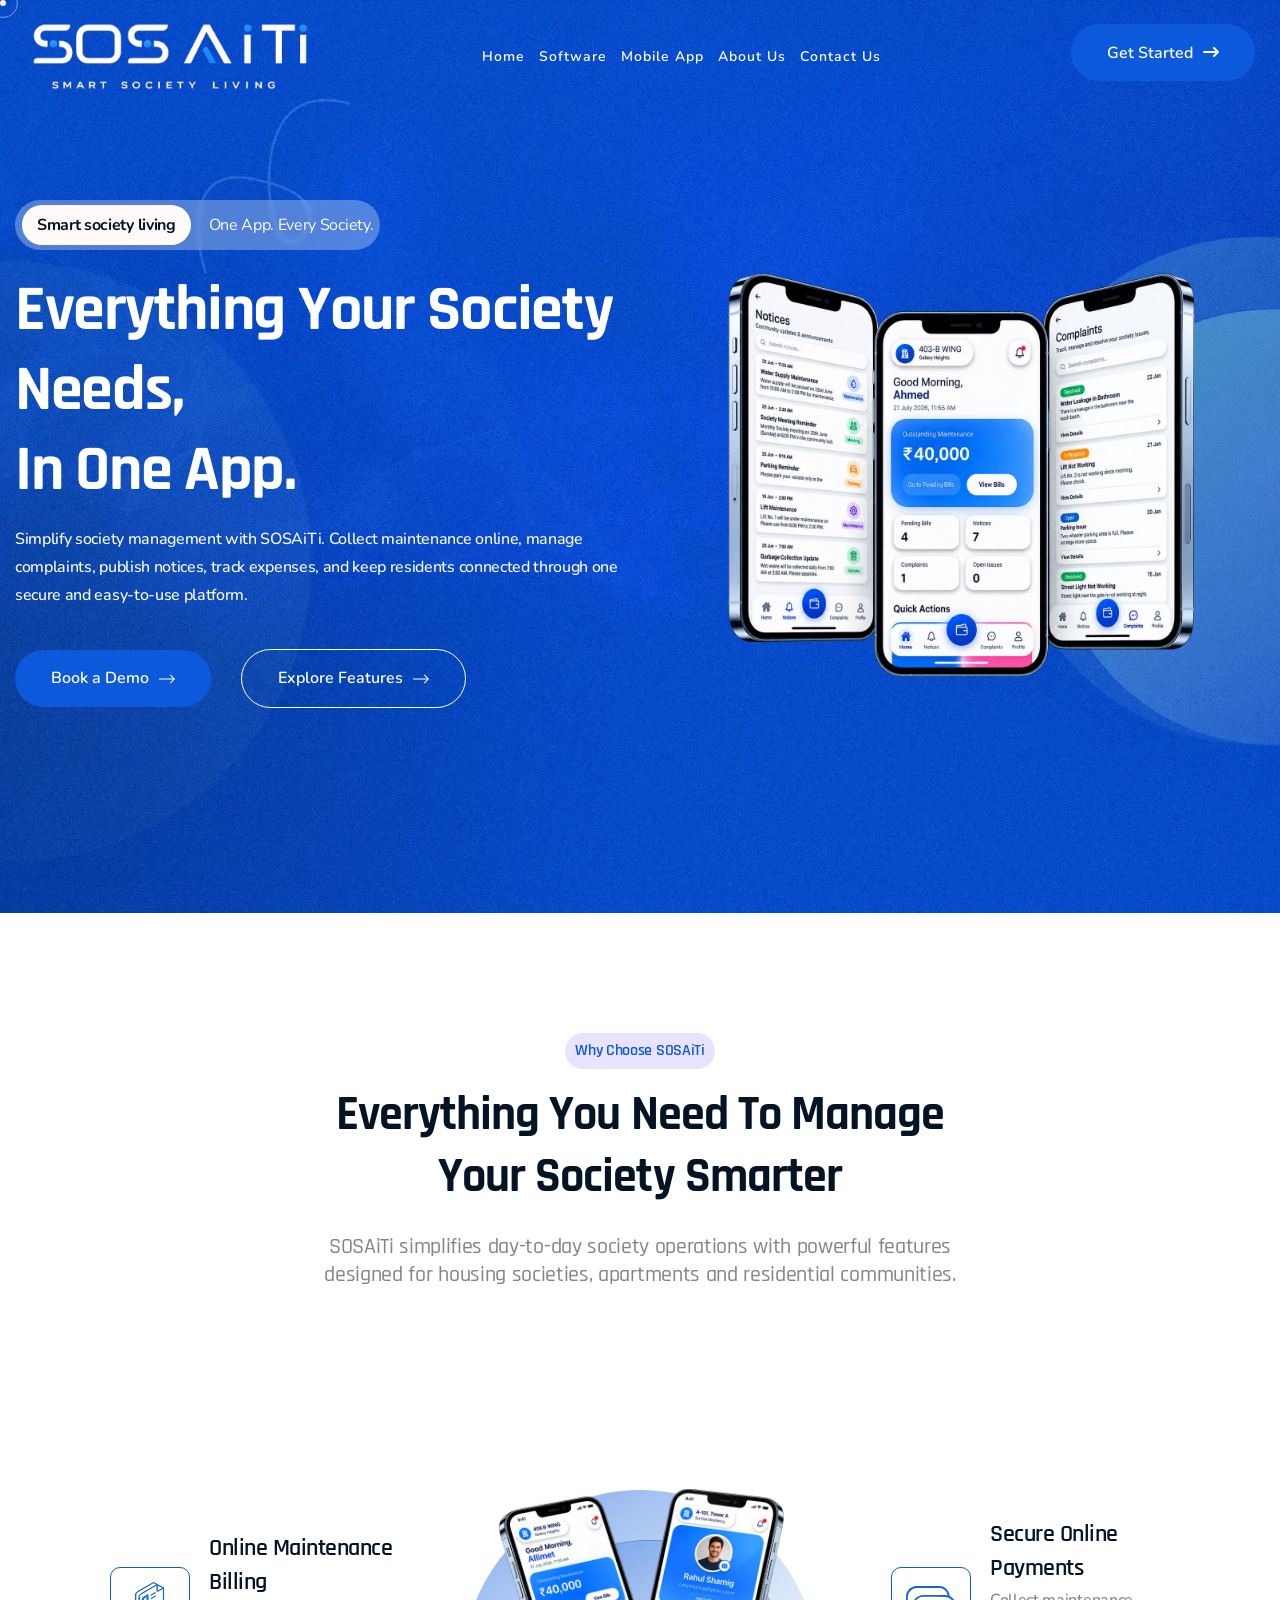
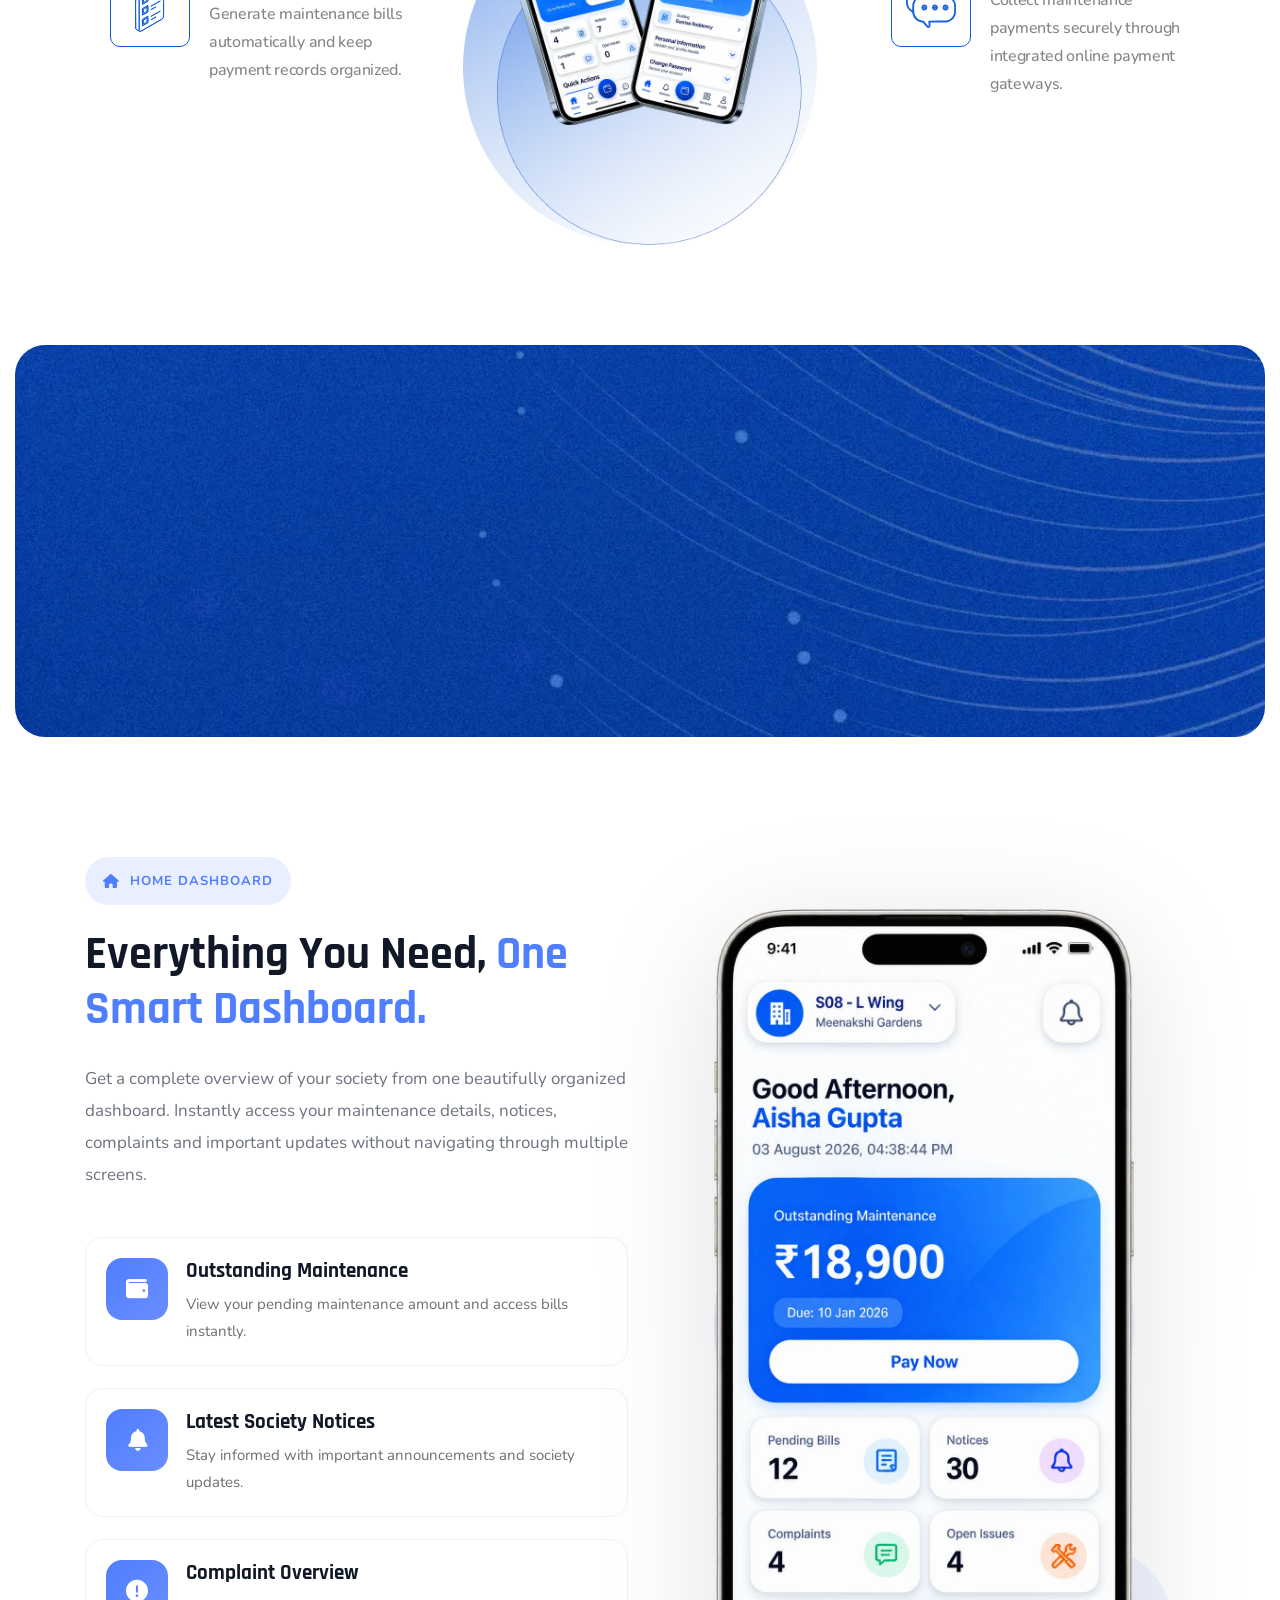
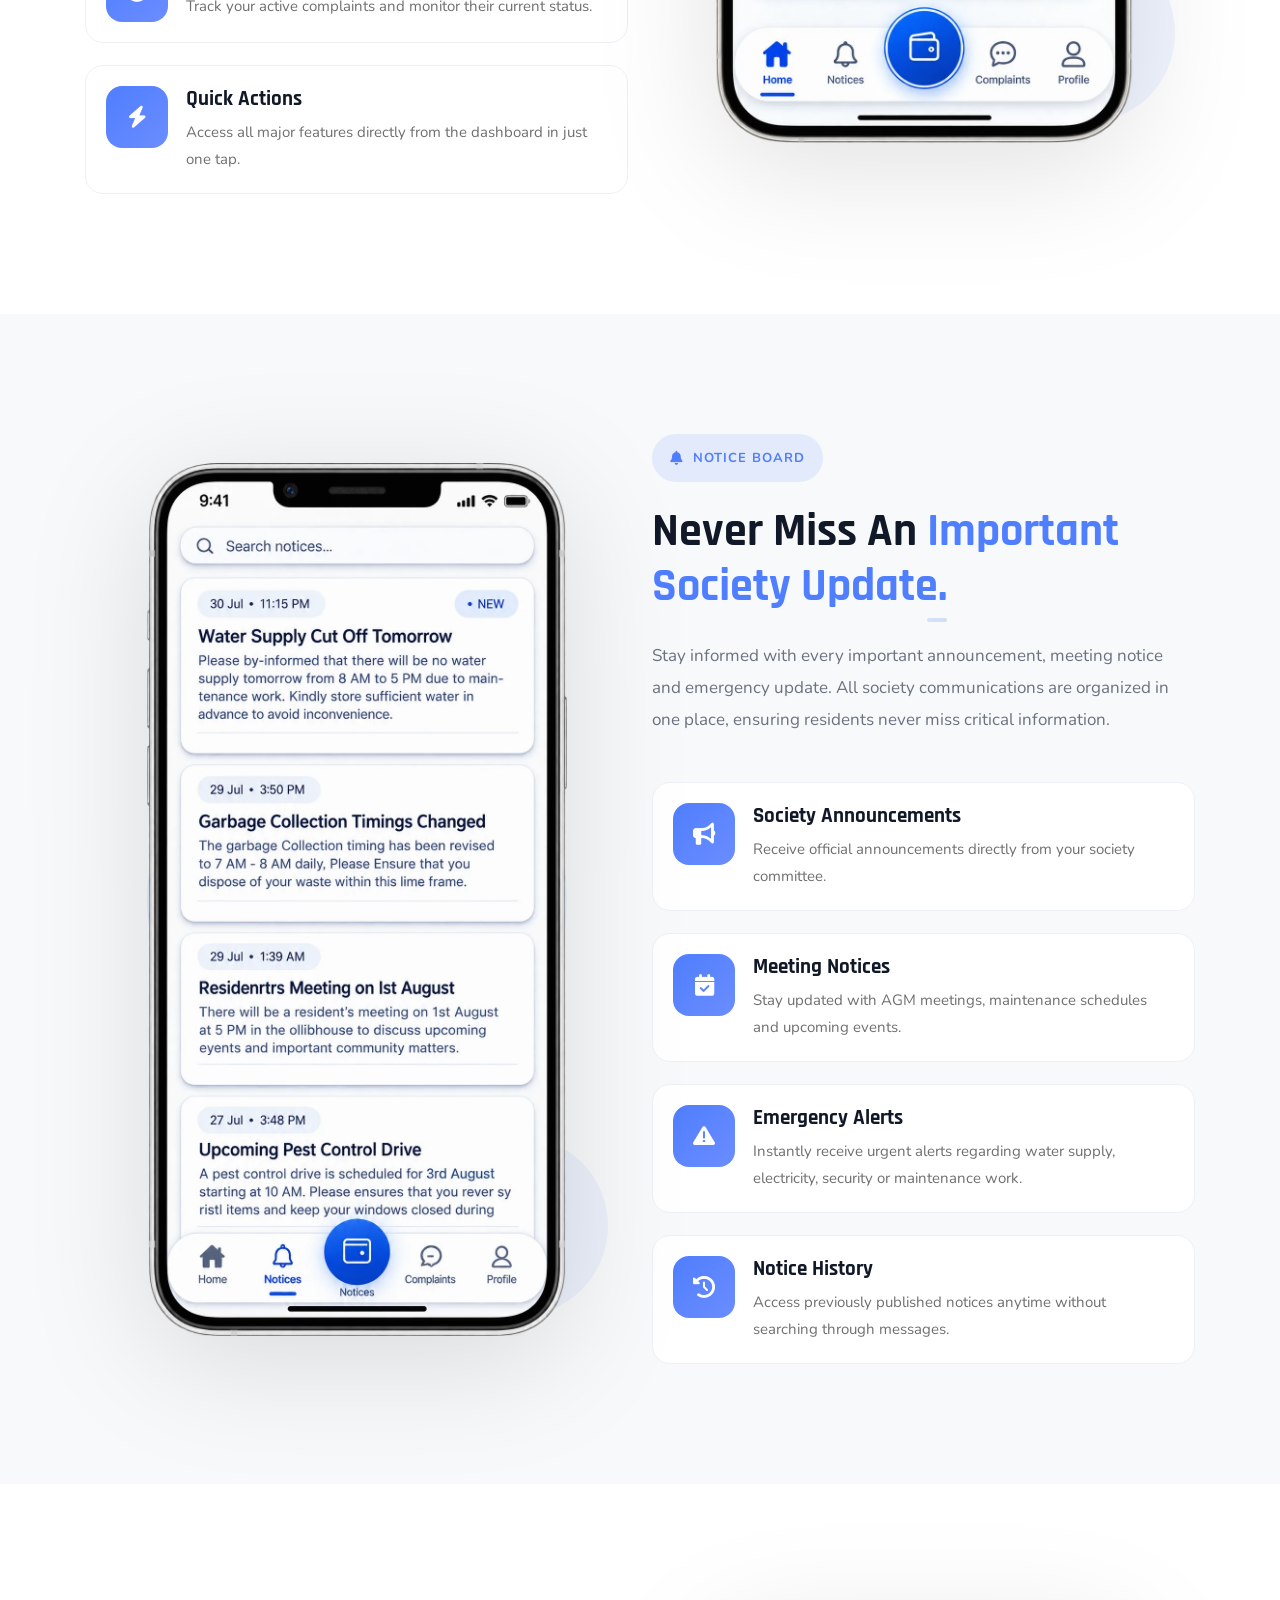
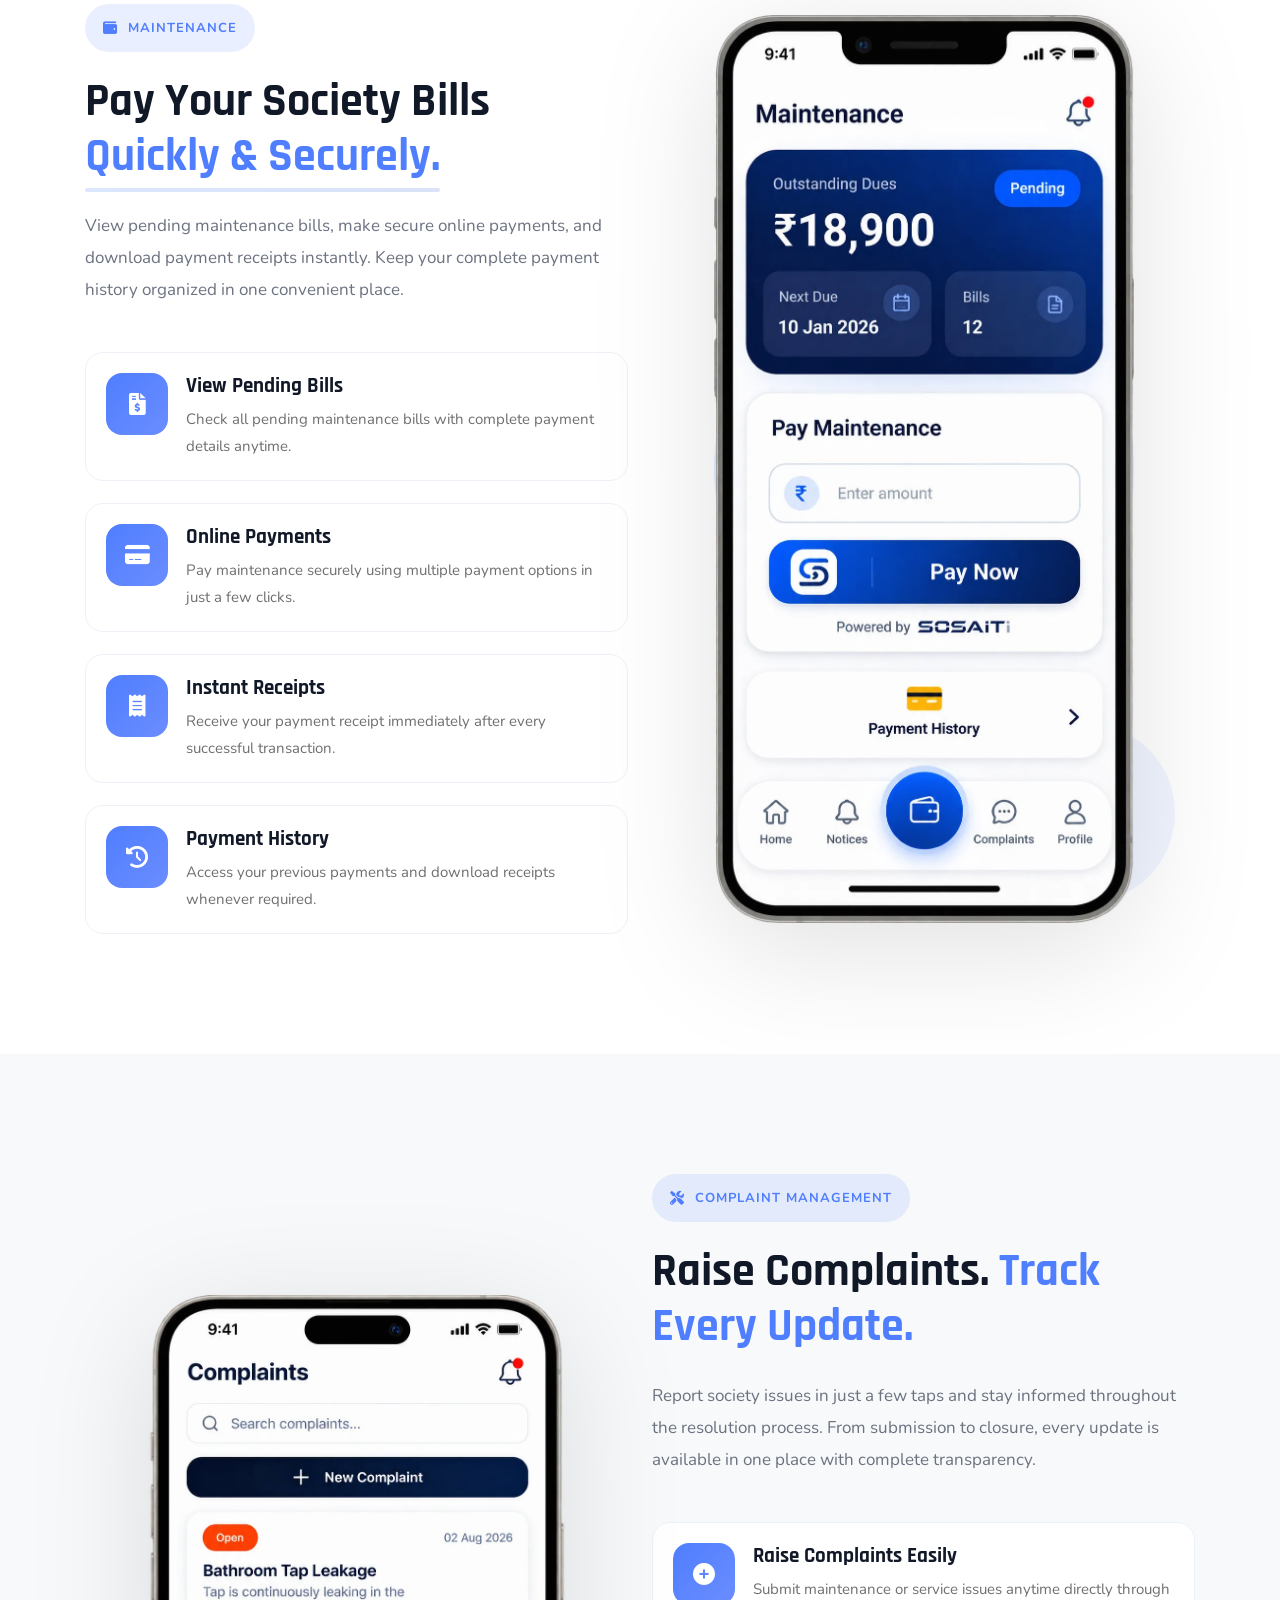
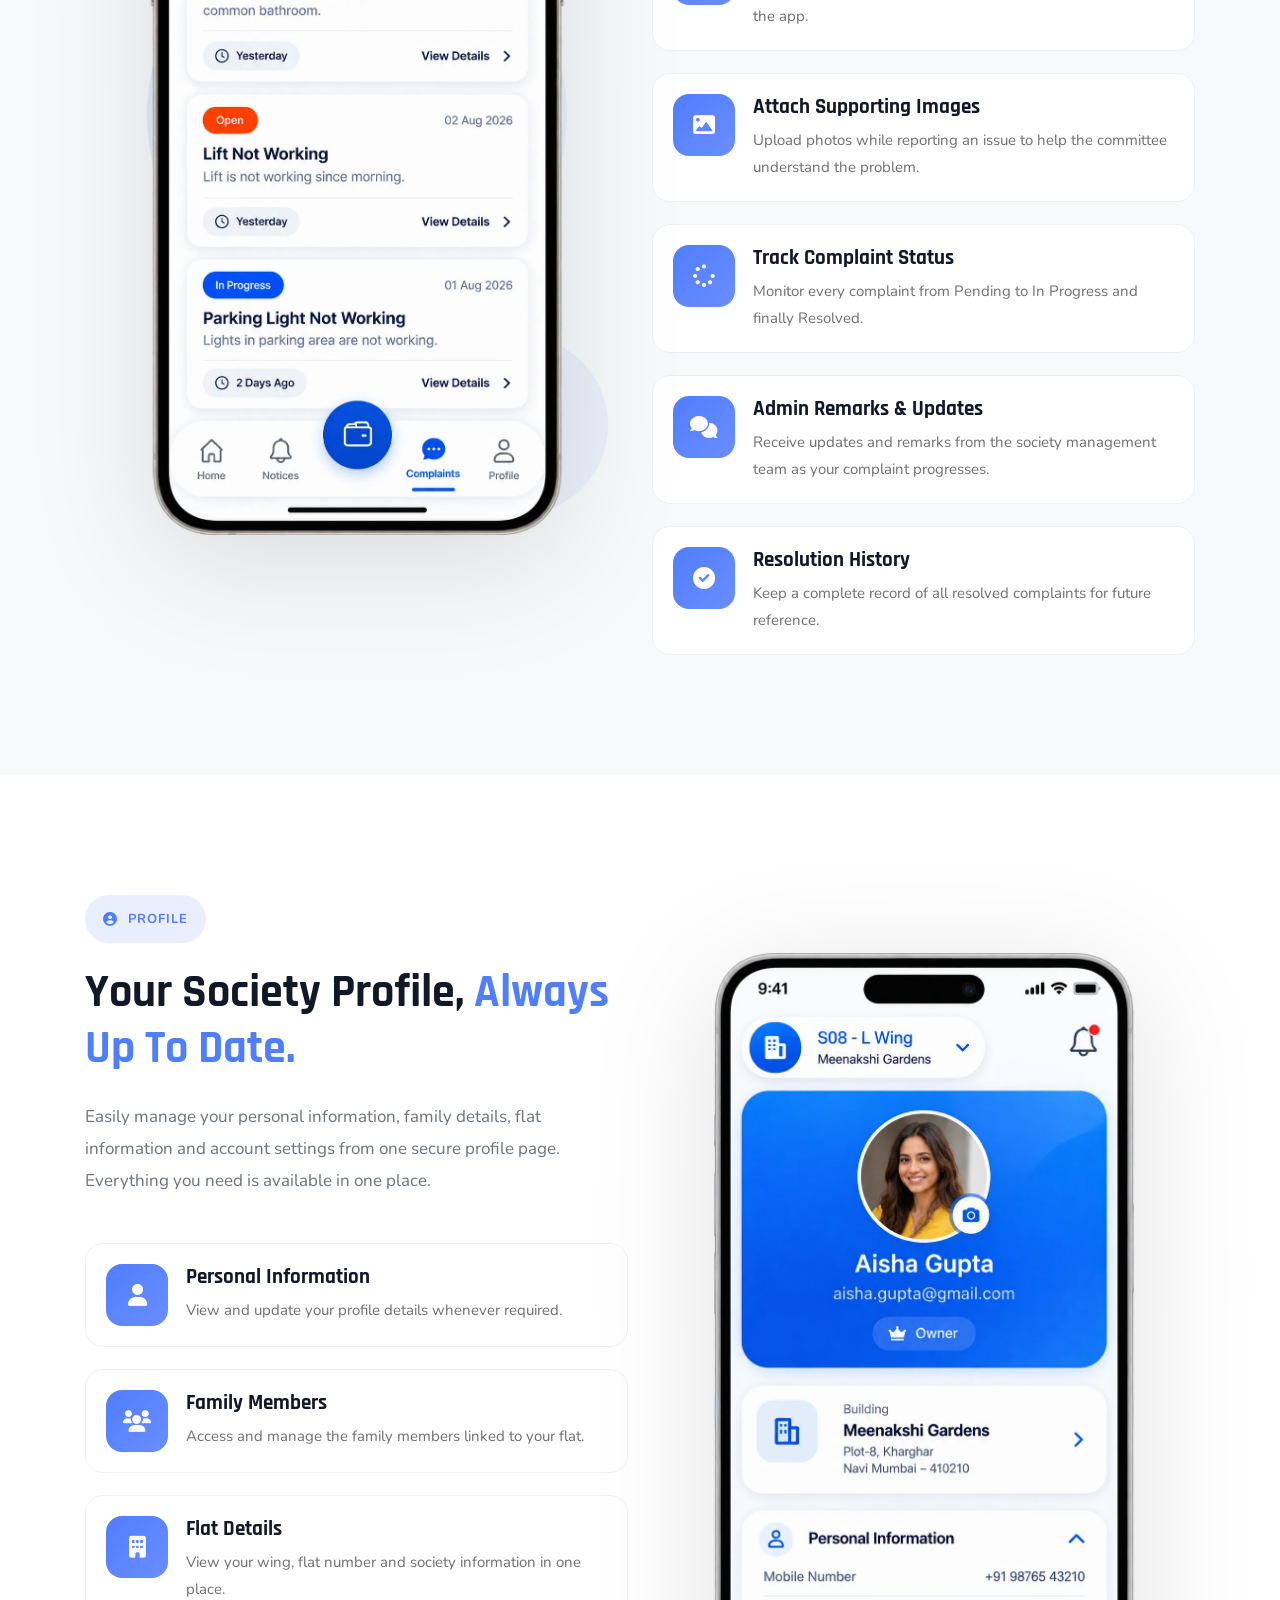
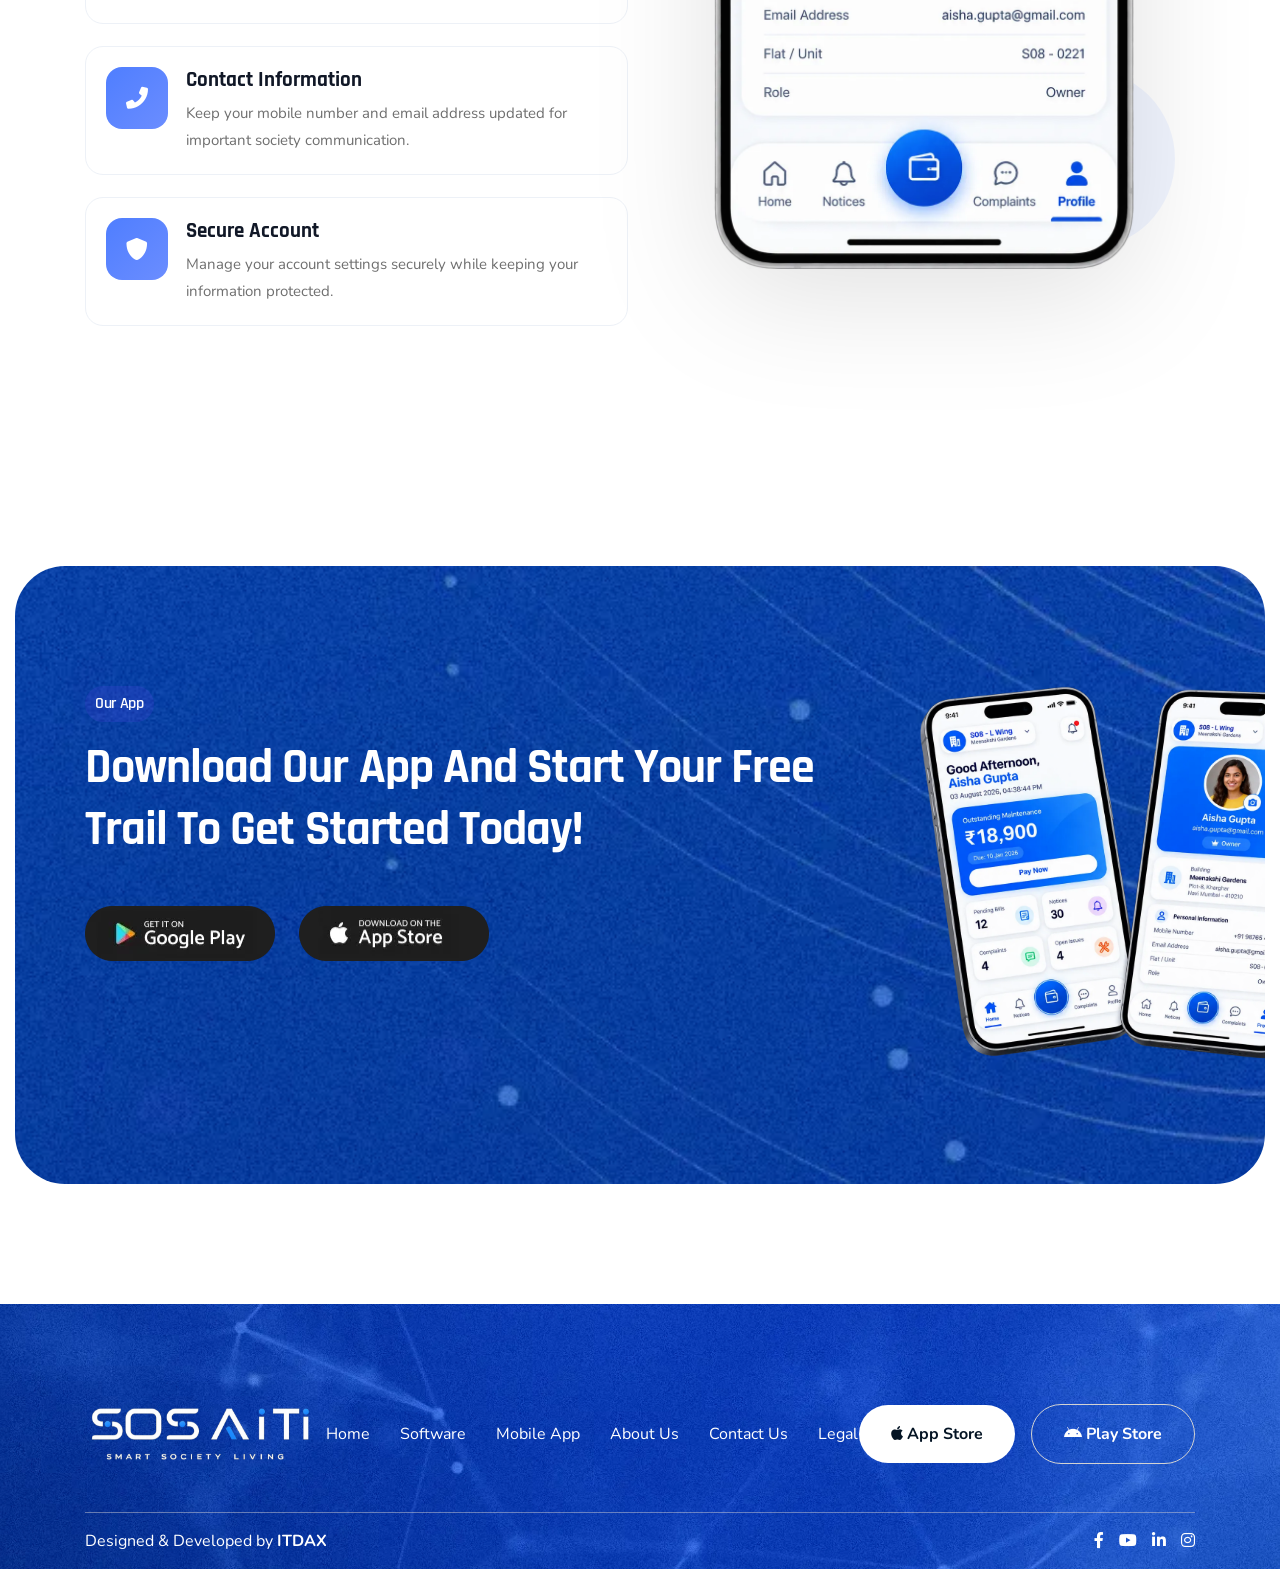
<file: mobile-app.html>
<!DOCTYPE html>
<html lang="zxx">
<!--<< Header Area >>-->


<head>


<!-- =========================================================
     BASIC DOCUMENT / SEO
========================================================== -->

<meta charset="UTF-8">

<meta http-equiv="X-UA-Compatible" content="IE=edge">

<meta name="viewport"
    content="width=device-width, initial-scale=1.0, viewport-fit=cover">

<meta name="language" content="English">

<meta name="author" content="SOSAiTi">

<meta name="publisher" content="SOSAiTi">

<meta name="description"
    content="Discover the SOSAiTi mobile app for smarter society living. Manage maintenance payments, bills, complaints, notices and resident communication from one simple and connected app.">

<meta name="keywords"
    content="SOSAiTi mobile app, society management app, society maintenance app, apartment management app, housing society app, residential society app, society payment app, society bill payment app, society complaint management app, society notice app, smart society app, society management software">

<meta name="robots"
    content="index, follow, max-image-preview:large, max-snippet:-1, max-video-preview:-1">

<meta name="googlebot"
    content="index, follow, max-image-preview:large, max-snippet:-1, max-video-preview:-1">

<meta name="bingbot"
    content="index, follow, max-image-preview:large, max-snippet:-1, max-video-preview:-1">


<!-- =========================================================
     PAGE TITLE
========================================================== -->

<title>
    SOSAiTi Mobile App – Smart Society Living
</title>


<!-- =========================================================
     CANONICAL
========================================================== -->

<link rel="canonical"
    href="https://sosaiti.com/mobile-app.html">


<!-- =========================================================
     HREFLANG
========================================================== -->

<link rel="alternate"
    hreflang="en-in"
    href="https://sosaiti.com/mobile-app.html">

<link rel="alternate"
    hreflang="x-default"
    href="https://sosaiti.com/mobile-app.html">


<!-- =========================================================
     FAVICON / BRAND ICON
========================================================== -->

<link rel="icon"
    type="image/svg+xml"
    href="assets/images/logo/logo.svg">

<link rel="shortcut icon"
    type="image/svg+xml"
    href="assets/images/logo/logo.svg">

<link rel="apple-touch-icon"
    href="assets/images/logo/logo2.svg">

<meta name="theme-color"
    content="#0B5ED7">

<meta name="msapplication-TileColor"
    content="#0B5ED7">


<!-- =========================================================
     MOBILE / APP
========================================================== -->

<meta name="mobile-web-app-capable"
    content="yes">

<meta name="apple-mobile-web-app-capable"
    content="yes">

<meta name="apple-mobile-web-app-status-bar-style"
    content="default">

<meta name="apple-mobile-web-app-title"
    content="SOSAiTi">


<!-- =========================================================
     FORMAT DETECTION
========================================================== -->

<meta name="format-detection"
    content="telephone=no">


<!-- =========================================================
     OPEN GRAPH
     Facebook / WhatsApp / LinkedIn
========================================================== -->

<meta property="og:type"
    content="website">

<meta property="og:site_name"
    content="SOSAiTi">

<meta property="og:title"
    content="SOSAiTi Mobile App – Smart Society Living">

<meta property="og:description"
    content="Manage society maintenance payments, bills, complaints, notices and resident communication with the SOSAiTi mobile app.">

<meta property="og:url"
    content="https://sosaiti.com/mobile-app.html">

<meta property="og:image"
    content="https://sosaiti.com/assets/images/advantage/og-image.png">

<meta property="og:image:secure_url"
    content="https://sosaiti.com/assets/images/advantage/og-image.png">

<meta property="og:image:type"
    content="image/png">

<meta property="og:image:width"
    content="4800">

<meta property="og:image:height"
    content="2520">

<meta property="og:image:alt"
    content="SOSAiTi Mobile App – Smart Society Living">

<meta property="og:locale"
    content="en_IN">


<!-- =========================================================
     TWITTER / X
========================================================== -->

<meta name="twitter:card"
    content="summary_large_image">

<meta name="twitter:title"
    content="SOSAiTi Mobile App – Smart Society Living">

<meta name="twitter:description"
    content="Experience smarter society living with SOSAiTi. Manage maintenance, payments, bills, complaints and notices from one connected mobile app.">

<meta name="twitter:image"
    content="https://sosaiti.com/assets/images/advantage/og-image.png">

<meta name="twitter:image:alt"
    content="SOSAiTi Mobile App – Smart Society Living">


<!-- =========================================================
     GEO / LOCAL SEO
========================================================== -->

<meta name="geo.region"
    content="IN-MH">

<meta name="geo.placename"
    content="Mumbai, Maharashtra, India">

<meta name="distribution"
    content="global">


<!-- =========================================================
     DNS PREFETCH / PRECONNECT
========================================================== -->

<link rel="dns-prefetch"
    href="//fonts.googleapis.com">

<link rel="dns-prefetch"
    href="//fonts.gstatic.com">

<link rel="preconnect"
    href="https://fonts.googleapis.com">

<link rel="preconnect"
    href="https://fonts.gstatic.com"
    crossorigin>


<!-- =========================================================
     ORGANIZATION + WEBSITE + MOBILE APP SCHEMA
========================================================== -->

<script type="application/ld+json">
{
    "@context": "https://schema.org",
    "@graph": [

        {
            "@type": "Organization",
            "@id": "https://sosaiti.com/#organization",
            "name": "SOSAiTi",
            "url": "https://sosaiti.com/",
            "logo": {
                "@type": "ImageObject",
                "@id": "https://sosaiti.com/#logo",
                "url": "https://sosaiti.com/assets/images/logo/logo.svg",
                "contentUrl": "https://sosaiti.com/assets/images/logo/logo.svg",
                "caption": "SOSAiTi"
            },
            "description": "SOSAiTi is a smart society management platform designed to simplify maintenance, payments, bills, complaints, notices and resident communication.",
            "brand": {
                "@type": "Brand",
                "name": "SOSAiTi",
                "logo": {
                    "@id": "https://sosaiti.com/#logo"
                }
            },
            "sameAs": [
                "https://www.facebook.com/people/Sosaitiofficial/61592152299107/",
                "https://www.youtube.com/channel/UCQgSVvNt__u80H8s5AWmwgA",
                "https://www.linkedin.com/company/144485900",
                "https://www.instagram.com/sosaiti.official/"
            ]
        },

        {
            "@type": "WebSite",
            "@id": "https://sosaiti.com/#website",
            "url": "https://sosaiti.com/",
            "name": "SOSAiTi",
            "description": "Smart Society Management & Maintenance App",
            "publisher": {
                "@id": "https://sosaiti.com/#organization"
            },
            "inLanguage": "en-IN"
        },

        {
            "@type": "WebPage",
            "@id": "https://sosaiti.com/mobile-app.html#webpage",
            "url": "https://sosaiti.com/mobile-app.html",
            "name": "SOSAiTi Mobile App – Smart Society Living",
            "isPartOf": {
                "@id": "https://sosaiti.com/#website"
            },
            "about": {
                "@id": "https://sosaiti.com/#software"
            },
            "description": "Learn about the SOSAiTi mobile app and how it helps residents manage society maintenance, payments, bills, complaints, notices and communication.",
            "inLanguage": "en-IN"
        },

        {
            "@type": "SoftwareApplication",
            "@id": "https://sosaiti.com/#software",
            "name": "SOSAiTi",
            "url": "https://sosaiti.com/mobile-app.html",
            "applicationCategory": "BusinessApplication",
            "applicationSubCategory": "Society Management Application",
            "operatingSystem": "Android, iOS",
            "description": "SOSAiTi is a smart society mobile application for maintenance payments, bills, complaints, notices and resident communication.",
            "publisher": {
                "@id": "https://sosaiti.com/#organization"
            },
            "brand": {
                "@type": "Brand",
                "name": "SOSAiTi"
            }
        }

    ]
}
</script>


<!-- =========================================================
     BREADCRUMB SCHEMA
========================================================== -->

<script type="application/ld+json">
{
    "@context": "https://schema.org",
    "@type": "BreadcrumbList",
    "itemListElement": [
        {
            "@type": "ListItem",
            "position": 1,
            "name": "Home",
            "item": "https://sosaiti.com/"
        },
        {
            "@type": "ListItem",
            "position": 2,
            "name": "Mobile App",
            "item": "https://sosaiti.com/mobile-app.html"
        }
    ]
}
</script>


<!-- =========================================================
     STYLESHEETS
========================================================== -->

<link rel="stylesheet"
    href="assets/css/bootstrap.min.css">

<link rel="stylesheet"
    href="assets/css/all.min.css">

<link rel="stylesheet"
    href="assets/css/animate.css">

<link rel="stylesheet"
    href="assets/css/magnific-popup.css">

<link rel="stylesheet"
    href="assets/css/meanmenu.css">

<link rel="stylesheet"
    href="assets/css/swiper-bundle.min.css">

<link rel="stylesheet"
    href="assets/css/nice-select.css">

<link rel="stylesheet"
    href="assets/css/main.css">


</head>


<body>

    <!-- Preloader Start -->
    <div id="preloader" class="preloader">
        <div class="animation-preloader">
            <div class="spinner">
            </div>
            <div class="txt-loading">
                <span data-text-preloader="S" class="letters-loading">
                    S
                </span>
                <span data-text-preloader="O" class="letters-loading">
                    O
                </span>
                <span data-text-preloader="S" class="letters-loading">
                    S
                </span>
                <span data-text-preloader="A" class="letters-loading">
                    A
                </span>
                <span data-text-preloader="i" class="letters-loading">
                    i
                </span>
                <span data-text-preloader="T" class="letters-loading">
                    T
                </span>
                <span data-text-preloader="i" class="letters-loading">
                    i
                </span>
            </div>
            <p class="text-center">SMART SOCIETY LIVING</p>
        </div>
        <div class="loader">
            <div class="row">
                <div class="col-3 loader-section section-left">
                    <div class="bg"></div>
                </div>
                <div class="col-3 loader-section section-left">
                    <div class="bg"></div>
                </div>
                <div class="col-3 loader-section section-right">
                    <div class="bg"></div>
                </div>
                <div class="col-3 loader-section section-right">
                    <div class="bg"></div>
                </div>
            </div>
        </div>
    </div>

    <!-- Mouse Cursor Start -->
    <div class="mouse-cursor cursor-outer"></div>
    <div class="mouse-cursor cursor-inner"></div>

    <!-- Back To Top Start -->
    <button id="back-top" class="back-to-top">
        <i class="fa-solid fa-chevron-up"></i>
    </button>

    <!-- Offcanvas Area Start -->
    <div class="fix-area">
        <div class="offcanvas__info">
            <div class="offcanvas__wrapper">
                <div class="offcanvas__content">
                    <div class="offcanvas__top mb-5 d-flex justify-content-between align-items-center">
                        <div class="offcanvas__logo">
                            <a href="index.html">
                                <img src="assets/images/logo/logo.svg" alt="logo-img">
                            </a>
                        </div>
                        <div class="offcanvas__close">
                            <button>
                                <i class="fas fa-times"></i>
                            </button>
                        </div>
                    </div>
                    <p class="text d-none d-xl-block">
                        Nullam dignissim, ante scelerisque the is euismod fermentum odio sem semper the is erat, a
                        feugiat leo urna eget eros. Duis Aenean a imperdiet risus.
                    </p>
                    <div class="mobile-menu fix mb-3"></div>
                    <div class="offcanvas__contact">
                        <h4>Contact Info</h4>
                        <ul>
                            <li class="d-flex align-items-center">
                                <div class="offcanvas__contact-icon">
                                    <i class="fal fa-map-marker-alt"></i>
                                </div>
                                <div class="offcanvas__contact-text">
                                    <a target="_blank" href="#">Shop No 20, Laxmi Complex, Plot No 1-2, Taloja Phase 1, Taloja Panchanand, Sec 05, Panvel, Maharashtra 410208
</a>
                                </div>
                            </li>
                            <li class="d-flex align-items-center">
                                <div class="offcanvas__contact-icon mr-15">
                                    <i class="fal fa-envelope"></i>
                                </div>
                                <div class="offcanvas__contact-text">
                                    <a href="mailto:info@sosaiti.com"><span>info@sosaiti.com</span></a>
                                </div>
                            </li>
                            <li class="d-flex align-items-center">
                                <div class="offcanvas__contact-icon mr-15">
                                    <i class="fal fa-clock"></i>
                                </div>
                                <div class="offcanvas__contact-text">
                                    <a target="_blank" href="#">Mod-friday, 09am -05pm</a>
                                </div>
                            </li>
                            <li class="d-flex align-items-center">
                                <div class="offcanvas__contact-icon mr-15">
                                    <i class="far fa-phone"></i>
                                </div>
                                <div class="offcanvas__contact-text">
                                    <a href="tel:+919372548045">+91 93725 48045</a>
                                </div>
                            </li>
                        </ul>
                        <div class="header-button mt-4">
                            <a href="contact.html" class="theme-btn text-center">
                                <span>Get A Quote<i class="fa-solid fa-arrow-right-long"></i></span>
                            </a>
                        </div>
                        <div class="social-icon d-flex align-items-center">
                             <a href="https://www.instagram.com/sosaiti.official/"><i class="fab fa-instagram"></i></a>
                            <a href="https://www.facebook.com/people/Sosaitiofficial/61592152299107/"><i class="fab fa-facebook-f"></i></a>                       
                            <a href="https://www.linkedin.com/company/144485900"><i class="fab fa-linkedin-in"></i></a>
                        </div>
                    </div>
                </div>
            </div>
        </div>
    </div>
    <div class="offcanvas__overlay"></div>

    <!-- Header Section Start -->
    <header class="header-section-2">
        <div id="header-sticky" class="header-2">
            <div class="container">
                <div class="mega-menu-wrapper">
                    <div class="header-main">
                        <div class="header-left">
                            <div class="logo">
                                <a href="index.html" class="header-logo">
                                    <img src="assets/images/logo/logo2.svg" alt="logo-img">
                                </a>
                            </div>
                        </div>
                        <div class="header-middle">
                            <div class="mean__menu-wrapper">
                                <div class="main-menu">
                                    <nav id="mobile-menu">
                                        <ul>
                                            <li>
                                                <a href="index.html">
                                                    Home
                                                </a>

                                            </li>

                                            <li>
                                                <a href="software.html">Software</a>
                                            </li>
                                            <li>
                                                <a href="mobile-app.html">Mobile App</a>
                                            </li>
                                            <li>
                                                <a href="about.html">About Us</a>
                                            </li>


                                            <li>
                                                <a href="contact.html">Contact Us</a>
                                            </li>
                                        </ul>
                                    </nav>
                                </div>
                            </div>
                        </div>
                        <div class="header-right d-flex justify-content-end align-items-center">
                            

                            <div class="header-button ms-4">
                                <a href="contact.html" class="theme-btn">
                                    <span>
                                        Get Started
                                        <i class="fa-solid fa-arrow-right-long"></i>
                                    </span>
                                </a>
                            </div>
                            <div class="header__hamburger d-block d-xl-none my-auto">
                                <div class="sidebar__toggle">
                                    <i class="fas fa-bars"></i>
                                </div>
                            </div>
                        </div>
                    </div>
                </div>
            </div>
        </div>
    </header>

    <!-- Search Area Start -->
    <div class="search-wrap">
        <div class="search-inner">
            <i class="fas fa-times search-close" id="search-close"></i>
            <div class="search-cell">
                <form method="get">
                    <div class="search-field-holder">
                        <input type="search" class="main-search-input" placeholder="Search...">
                    </div>
                </form>
            </div>
        </div>
    </div>


    <!-- Intro Section S T A R T -->
    <section class="intro-section">
        <div class="intro-container-wrapper bg-cover style1"
            style="background-image: url('assets/images/hero/hero-bg-2.webp');">
            <div class="intro-wrapper style1 fix">
                <div class="container">
                    <div class="row align-items-center">
                        <div class="col-xl-6 col-lg-6">
                            <div class="intro-content">
                                <div class="intro-section-title">

                                    <div class="intro-subtitle" style="color: #fff;">
                                        <span>Smart society living</span>
                                        One App. Every Society.
                                          <!-- <img src="assets/images/icon/fireIcon.svg" alt="icon"> --> 
                                    </div>

                                    <h1 class="intro-title wow fadeInUp" data-wow-delay=".2s">
                                        Everything Your Society Needs, <br>
                                        <span>In One App.</span>
                                    </h1>

                                    <p class="intro-desc wow fadeInUp" data-wow-delay=".4s">
                                        Simplify society management with SOSAiTi. Collect maintenance online,
                                        manage complaints, publish notices, track expenses, and keep residents
                                        connected through one secure and easy-to-use platform.
                                    </p>

                                </div>

                                <div class="btn-wrapper style1 wow fadeInUp" data-wow-delay=".6s">

                                    <a class="theme-btn" href="contact.html">
                                        Book a Demo
                                        <svg xmlns="http://www.w3.org/2000/svg" width="16" height="16"
                                            viewBox="0 0 16 16" fill="none">
                                            <g clip-path="url(#clip0_11_22)">
                                                <path
                                                    d="M11.6118 3.61182L10.8991 4.32454L14.0706 7.49603H0V8.50398H14.0706L10.8991 11.6754L11.6118 12.3882L16 7.99997L11.6118 3.61182Z"
                                                    fill="white" />
                                            </g>
                                            <defs>
                                                <clipPath id="clip0_11_22">
                                                    <rect width="16" height="16" fill="white" />
                                                </clipPath>
                                            </defs>
                                        </svg>
                                    </a>

                                    <a class="theme-btn style2" href="about.html" style="color: #fff;">
                                        Explore Features
                                        <svg xmlns="http://www.w3.org/2000/svg" width="16" height="16"
                                            viewBox="0 0 16 16" fill="none">
                                            <g clip-path="url(#clip0_11_27)">
                                                <path
                                                    d="M11.6118 3.61182L10.8991 4.32454L14.0706 7.49603H0V8.50398H14.0706L10.8991 11.6754L11.6118 12.3882L16 7.99997L11.6118 3.61182Z"
                                                    fill="#282C32" />
                                            </g>
                                            <defs>
                                                <clipPath id="clip0_11_27">
                                                    <rect width="16" height="16" fill="white" />
                                                </clipPath>
                                            </defs>
                                        </svg>
                                    </a>

                                </div>
                            </div>
                        </div>
                        <div class="col-xl-6 col-lg-6 wow fadeInUp" data-wow-delay=".4s">
                            <div class="intro-thumb">
                                <img src="assets/images/advantage/1.webp" alt="dashboard"
                                    style="border-radius: 18px;">
                            </div>
                        </div>
                    </div>
                </div>
            </div>
        </div>
    </section>


   



    <!-- Wcu Section S T A R T -->
    <section class="wcu-section section-padding fix">
        <div class="wcu-container-wrapper style1">
            <div class="container">

                <div class="section-title text-center mxw-685 mx-auto wow fadeInUp" data-wow-delay=".2s">

                    <div class="subtitle">
                        Why Choose SOSAiTi
                    </div>

                    <h2 class="title">
                        Everything You Need To Manage Your Society Smarter
                    </h2>

                    <p class="section-desc">
                        SOSAiTi simplifies day-to-day society operations with powerful features
                        designed for housing societies, apartments and residential communities.
                    </p>

                </div>

                <div class="wcu-wrapper style1">
                    <div class="row gy-5">

                        <!-- Left -->
                        <div class="col-xl-4 col-lg-6 col-md-6 d-flex justify-content-center">

                            <div class="wcu-content">

                                <div class="fancy-box style2 wow fadeInUp" data-wow-delay=".2s">
                                    <div class="icon">
                                        <img src="assets/images/icon/wcuIcon1_1.svg" alt="icon">
                                    </div>

                                    <div class="content">
                                        <h4>Online Maintenance Billing</h4>
                                        <p class="text">
                                            Generate maintenance bills automatically and keep payment records organized.
                                        </p>
                                    </div>
                                </div>
                                


                            </div>

                        </div>

                        <!-- Center Image -->
                        <div class="col-xl-4 col-lg-6 col-md-6 d-flex justify-content-center">

                            <div class="wcu-thumb wow fadeInUp" data-wow-delay=".2s">

                                <div class="main-thumb wow bounceInUp" data-wow-delay=".6s">
                                    <img src="assets/images/advantage/2.webp" alt="SOSAiTi App">
                                </div>

                                <div class="shape">
                                    <img src="assets/images/shape/wcuThumbShape1_1.webp" alt="shape">
                                </div>

                            </div>

                        </div>

                        <!-- Right -->
                        <div class="col-xl-4 col-lg-6 col-md-6 d-flex justify-content-center justify-content-xl-end">

                            <div class="wcu-content">

                                <div class="fancy-box style2 wow fadeInUp" data-wow-delay=".2s">
                                    <div class="icon">
                                        <img src="assets/images/icon/wcuIcon1_4.svg" alt="icon">
                                    </div>

                                    <div class="content">
                                        <h4>Secure Online Payments</h4>
                                        <p class="text">
                                            Collect maintenance payments securely through integrated online payment
                                            gateways.
                                        </p>
                                    </div>
                                </div>


                            </div>

                        </div>

                    </div>
                </div>

            </div>
        </div>
    </section>

    <!-- Counter Section S T A R T -->
    <div class="counter-section fix">
        <div class="counter-container-wrapper style1">
            <div class="container">
                <div class="counter-wrapper style1 section-padding"
                    data-bg-src="assets/images/shape/counterShape1_1.webp">
                    <div class="shape"></div>
                    <div class="container">
                        <div class="row gy-5">
                            <div class="col-xl-3 col-md-6 d-flex justify-content-center">
                                <div class="counter-box style1 wow fadeInUp" data-wow-delay=".2s">
                                    <div class="counter">
                                        <span class="counter-number">56</span> <span class="plus">+</span>
                                    </div>
                                    <p class="text">Customers visit app every months</p>
                                </div>
                            </div>
                            <div class="col-xl-3 col-md-6 d-flex justify-content-center">
                                <div class="counter-box style1 wow fadeInUp" data-wow-delay=".4s">
                                    <div class="counter">
                                        <span class="counter-number">32</span> <span class="plus">+</span>
                                    </div>
                                    <p class="text">Total downloaded of our app</p>
                                </div>
                            </div>
                            <div class="col-xl-3 col-md-6 d-flex justify-content-center">
                                <div class="counter-box style1 wow fadeInUp" data-wow-delay=".6s">
                                    <div class="counter">
                                        <span class="counter-number">156</span> <span class="plus">k</span>
                                    </div>
                                    <p class="text">Total Members of App Users</p>
                                </div>
                            </div>
                            <div class="col-xl-3 col-md-6 d-flex justify-content-center">
                                <div class="counter-box style1 wow fadeInUp" data-wow-delay=".8s">
                                    <div class="counter">
                                        <span class="counter-number">42</span> <span class="plus">+</span>
                                    </div>
                                    <p class="text">Satisfaction rate from our customers.</p>
                                </div>
                            </div>
                        </div>
                    </div>
                </div>
            </div>
        </div>
    </div>


<!--==============================
Home Dashboard Feature Start
==============================-->
<section class="app-feature-section section-padding">
    <div class="container">
        <div class="row align-items-center gy-5">

            <!-- Content -->
            <div class="col-lg-6 order-2 order-lg-1">
                <div class="feature-content">

                    <span class="feature-badge">
                        <i class="fas fa-home"></i>
                        HOME DASHBOARD
                    </span>

                    <h2 class="feature-title">
                        Everything You Need,
                        <span>One Smart Dashboard.</span>
                    </h2>

                    <p class="feature-desc">
                        Get a complete overview of your society from one beautifully
                        organized dashboard. Instantly access your maintenance details,
                        notices, complaints and important updates without navigating
                        through multiple screens.
                    </p>

                    <div class="feature-list">

                        <div class="feature-item">
                            <div class="feature-icon">
                                <i class="fas fa-wallet"></i>
                            </div>
                            <div>
                                <h5>Outstanding Maintenance</h5>
                                <p>
                                    View your pending maintenance amount and
                                    access bills instantly.
                                </p>
                            </div>
                        </div>

                        <div class="feature-item">
                            <div class="feature-icon">
                                <i class="fas fa-bell"></i>
                            </div>
                            <div>
                                <h5>Latest Society Notices</h5>
                                <p>
                                    Stay informed with important announcements
                                    and society updates.
                                </p>
                            </div>
                        </div>

                        <div class="feature-item">
                            <div class="feature-icon">
                                <i class="fas fa-exclamation-circle"></i>
                            </div>
                            <div>
                                <h5>Complaint Overview</h5>
                                <p>
                                    Track your active complaints and monitor
                                    their current status.
                                </p>
                            </div>
                        </div>

                        <div class="feature-item">
                            <div class="feature-icon">
                                <i class="fas fa-bolt"></i>
                            </div>
                            <div>
                                <h5>Quick Actions</h5>
                                <p>
                                    Access all major features directly from
                                    the dashboard in just one tap.
                                </p>
                            </div>
                        </div>

                    </div>

                </div>
            </div>

            <!-- Image -->
            <div class="col-lg-6 order-1 order-lg-2">

                <div class="feature-image text-center">

                    <div class="shape-circle"></div>

                    <img src="assets/images/advantage/3.webp"
                        class="img-fluid main-phone"
                        alt="Home Dashboard">

                </div>

            </div>

        </div>
    </div>
</section>
<!--==============================
Home Dashboard Feature End
==============================-->

<!--=================================
Notice Feature Start
==================================-->
<section class="app-feature-section style-two section-padding bg-light">

    <div class="container">

        <div class="row align-items-center gy-5">

            <!-- Image -->
            <div class="col-lg-6 order-1 order-lg-1">

                <div class="feature-image text-center">

                    <div class="shape-circle"></div>

                    <img src="assets/images/advantage/4.webp"
                        class="img-fluid main-phone"
                        alt="Notice Screen">

                </div>

            </div>

            <!-- Content -->
            <div class="col-lg-6 order-2 order-lg-2">

                <div class="feature-content">

                    <span class="feature-badge">
                        <i class="fas fa-bell"></i>
                        NOTICE BOARD
                    </span>

                    <h2 class="feature-title">
                        Never Miss An
                        <span>Important Society Update.</span>
                    </h2>

                    <p class="feature-desc">
                        Stay informed with every important announcement,
                        meeting notice and emergency update. All society
                        communications are organized in one place, ensuring
                        residents never miss critical information.
                    </p>

                    <div class="feature-list">

                        <div class="feature-item">
                            <div class="feature-icon">
                                <i class="fas fa-bullhorn"></i>
                            </div>

                            <div>
                                <h5>Society Announcements</h5>
                                <p>
                                    Receive official announcements directly
                                    from your society committee.
                                </p>
                            </div>
                        </div>

                        <div class="feature-item">
                            <div class="feature-icon">
                                <i class="fas fa-calendar-check"></i>
                            </div>

                            <div>
                                <h5>Meeting Notices</h5>
                                <p>
                                    Stay updated with AGM meetings,
                                    maintenance schedules and upcoming events.
                                </p>
                            </div>
                        </div>

                        <div class="feature-item">
                            <div class="feature-icon">
                                <i class="fas fa-triangle-exclamation"></i>
                            </div>

                            <div>
                                <h5>Emergency Alerts</h5>
                                <p>
                                    Instantly receive urgent alerts regarding
                                    water supply, electricity, security or
                                    maintenance work.
                                </p>
                            </div>
                        </div>

                        <div class="feature-item">
                            <div class="feature-icon">
                                <i class="fas fa-clock-rotate-left"></i>
                            </div>

                            <div>
                                <h5>Notice History</h5>
                                <p>
                                    Access previously published notices anytime
                                    without searching through messages.
                                </p>
                            </div>
                        </div>

                    </div>

                </div>

            </div>

        </div>

    </div>

</section>
<!--=================================
Notice Feature End
==================================-->

<!--=================================
Maintenance Feature Start
==================================-->
<section class="app-feature-section section-padding">

    <div class="container">

        <div class="row align-items-center gy-5">

            <!-- Content -->
            <div class="col-lg-6 order-2 order-lg-1">

                <div class="feature-content">

                    <span class="feature-badge">
                        <i class="fas fa-wallet"></i>
                        MAINTENANCE
                    </span>

                    <h2 class="feature-title">
                        Pay Your Society Bills
                        <span>Quickly & Securely.</span>
                    </h2>

                    <p class="feature-desc">
                        View pending maintenance bills, make secure online payments,
                        and download payment receipts instantly. Keep your complete
                        payment history organized in one convenient place.
                    </p>

                    <div class="feature-list">

                        <div class="feature-item">

                            <div class="feature-icon">
                                <i class="fas fa-file-invoice-dollar"></i>
                            </div>

                            <div>
                                <h5>View Pending Bills</h5>
                                <p>
                                    Check all pending maintenance bills with
                                    complete payment details anytime.
                                </p>
                            </div>

                        </div>

                        <div class="feature-item">

                            <div class="feature-icon">
                                <i class="fas fa-credit-card"></i>
                            </div>

                            <div>
                                <h5>Online Payments</h5>
                                <p>
                                    Pay maintenance securely using multiple
                                    payment options in just a few clicks.
                                </p>
                            </div>

                        </div>

                        <div class="feature-item">

                            <div class="feature-icon">
                                <i class="fas fa-receipt"></i>
                            </div>

                            <div>
                                <h5>Instant Receipts</h5>
                                <p>
                                    Receive your payment receipt immediately
                                    after every successful transaction.
                                </p>
                            </div>

                        </div>

                        <div class="feature-item">

                            <div class="feature-icon">
                                <i class="fas fa-clock-rotate-left"></i>
                            </div>

                            <div>
                                <h5>Payment History</h5>
                                <p>
                                    Access your previous payments and download
                                    receipts whenever required.
                                </p>
                            </div>

                        </div>

                    </div>

                </div>

            </div>

            <!-- Image -->
            <div class="col-lg-6 order-1 order-lg-2">

                <div class="feature-image text-center">

                    <div class="shape-circle"></div>

                    <img src="assets/images/advantage/5.webp"
                        class="img-fluid main-phone"
                        alt="Maintenance Screen">

                </div>

            </div>

        </div>

    </div>

</section>
<!--=================================
Maintenance Feature End
==================================-->
<!--=================================
Complaint Feature Start
==================================-->
<section class="app-feature-section style-two section-padding bg-light">

    <div class="container">

        <div class="row align-items-center gy-5">

            <!-- Image -->
            <div class="col-lg-6 order-1 order-lg-1">

                <div class="feature-image text-center">

                    <div class="shape-circle"></div>

                    <img src="assets/images/advantage/6.webp"
                        class="img-fluid main-phone"
                        alt="Complaint Screen">

                </div>

            </div>

            <!-- Content -->
            <div class="col-lg-6 order-2 order-lg-2">

                <div class="feature-content">

                    <span class="feature-badge">
                        <i class="fas fa-tools"></i>
                        COMPLAINT MANAGEMENT
                    </span>

                    <h2 class="feature-title">
                        Raise Complaints.
                        <span>Track Every Update.</span>
                    </h2>

                    <p class="feature-desc">
                        Report society issues in just a few taps and stay informed
                        throughout the resolution process. From submission to closure,
                        every update is available in one place with complete transparency.
                    </p>

                    <div class="feature-list">

                        <div class="feature-item">

                            <div class="feature-icon">
                                <i class="fas fa-plus-circle"></i>
                            </div>

                            <div>
                                <h5>Raise Complaints Easily</h5>
                                <p>
                                    Submit maintenance or service issues anytime
                                    directly through the app.
                                </p>
                            </div>

                        </div>

                        <div class="feature-item">

                            <div class="feature-icon">
                                <i class="fas fa-image"></i>
                            </div>

                            <div>
                                <h5>Attach Supporting Images</h5>
                                <p>
                                    Upload photos while reporting an issue to
                                    help the committee understand the problem.
                                </p>
                            </div>

                        </div>

                        <div class="feature-item">

                            <div class="feature-icon">
                                <i class="fas fa-spinner"></i>
                            </div>

                            <div>
                                <h5>Track Complaint Status</h5>
                                <p>
                                    Monitor every complaint from Pending to
                                    In Progress and finally Resolved.
                                </p>
                            </div>

                        </div>

                        <div class="feature-item">

                            <div class="feature-icon">
                                <i class="fas fa-comments"></i>
                            </div>

                            <div>
                                <h5>Admin Remarks & Updates</h5>
                                <p>
                                    Receive updates and remarks from the society
                                    management team as your complaint progresses.
                                </p>
                            </div>

                        </div>

                        <div class="feature-item">

                            <div class="feature-icon">
                                <i class="fas fa-check-circle"></i>
                            </div>

                            <div>
                                <h5>Resolution History</h5>
                                <p>
                                    Keep a complete record of all resolved
                                    complaints for future reference.
                                </p>
                            </div>

                        </div>

                    </div>

                </div>

            </div>

        </div>

    </div>

</section>
<!--=================================
Complaint Feature End
==================================-->
<!--=================================
Profile Feature Start
==================================-->
<section class="app-feature-section section-padding">

    <div class="container">

        <div class="row align-items-center gy-5">

            <!-- Content -->
            <div class="col-lg-6 order-2 order-lg-1">

                <div class="feature-content">

                    <span class="feature-badge">
                        <i class="fas fa-user-circle"></i>
                        PROFILE
                    </span>

                    <h2 class="feature-title">
                        Your Society Profile,
                        <span>Always Up To Date.</span>
                    </h2>

                    <p class="feature-desc">
                        Easily manage your personal information, family details,
                        flat information and account settings from one secure
                        profile page. Everything you need is available in one place.
                    </p>

                    <div class="feature-list">

                        <div class="feature-item">

                            <div class="feature-icon">
                                <i class="fas fa-user"></i>
                            </div>

                            <div>
                                <h5>Personal Information</h5>
                                <p>
                                    View and update your profile details whenever required.
                                </p>
                            </div>

                        </div>

                        <div class="feature-item">

                            <div class="feature-icon">
                                <i class="fas fa-users"></i>
                            </div>

                            <div>
                                <h5>Family Members</h5>
                                <p>
                                    Access and manage the family members linked
                                    to your flat.
                                </p>
                            </div>

                        </div>

                        <div class="feature-item">

                            <div class="feature-icon">
                                <i class="fas fa-building"></i>
                            </div>

                            <div>
                                <h5>Flat Details</h5>
                                <p>
                                    View your wing, flat number and society
                                    information in one place.
                                </p>
                            </div>

                        </div>

                        <div class="feature-item">

                            <div class="feature-icon">
                                <i class="fas fa-phone-alt"></i>
                            </div>

                            <div>
                                <h5>Contact Information</h5>
                                <p>
                                    Keep your mobile number and email address
                                    updated for important society communication.
                                </p>
                            </div>

                        </div>

                        <div class="feature-item">

                            <div class="feature-icon">
                                <i class="fas fa-shield-alt"></i>
                            </div>

                            <div>
                                <h5>Secure Account</h5>
                                <p>
                                    Manage your account settings securely while
                                    keeping your information protected.
                                </p>
                            </div>

                        </div>

                    </div>

                </div>

            </div>

            <!-- Image -->
            <div class="col-lg-6 order-1 order-lg-2">

                <div class="feature-image text-center">

                    <div class="shape-circle"></div>

                    <img src="assets/images/advantage/7.webp"
                        class="img-fluid main-phone"
                        alt="Profile Screen">

                </div>

            </div>

        </div>

    </div>

</section>
<!--=================================
Profile Feature End
==================================-->





    <!-- Cta Section S T A R T -->
    <section class="cta-section section-padding">
        <div class="cta-container-wrapper style1">
            <div class="container">
                <div class="cta-wrapper style1  section-padding fix bg-cover"
                    style="background-image: url('assets/images/shape/counterShape1_1.webp');">
                    <div class="container">
                        <div class="row gy-5">
                            <div class="col-xl-8 order-2 order-xl-1">
                                <div class="cta-content">
                                    <div class="section-title">
                                        <div class="subtitle wow fadeInUp" style="color: #fff;" data-wow-delay=".2s">
                                            Our App <!-- <img src="assets/images/icon/fireIcon.svg" alt="icon"> -->
                                        </div>
                                        <h2 class="title wow fadeInUp" data-wow-delay=".4s" style="color: #fff;">Download our app
                                            and start your free trail to get
                                            started today!</h2>
                                    </div>
                                    <a class="playstore" href="coming-soon.html"><img
                                            src="assets/images/cta/ctaplayStore1_1.webp" alt="img"></a>
                                    <a href="coming-soon.html"><img
                                            src="assets/images/cta/ctaAppleStore1_1.webp" alt="img"></a>
                                </div>
                            </div>
                            <div class="col-xl-4 order-1 order-xl-2">
                                <div class="cta-thumb wow fadeInUp" data-wow-delay=".2s">
                                    <img src="assets/images/advantage/8.webp" alt="thumb" width="160%"
                                        style="border-radius: 18px;">
                                </div>
                            </div>
                        </div>
                    </div>
                </div>
            </div>
        </div>
    </section>



    <!-- Footer Section    S T A R T -->
      <footer class="footer-section fix position-relative bg-cover"
        style="background-image: url('assets/images/footer-bg-2.webp');">
        <div class="container">
            <div class="footer-wrapper-new-3">
                <div class="footer-wrap-area">
                    <a href="index.html" class="footer-logo wow fadeInUp" data-wow-delay=".3s">
                        <img src="assets/images/logo/white-logo.svg" alt="img">
                    </a>
                    <ul class="footer-list wow fadeInUp" data-wow-delay=".5s">
                        <li>
                            <a href="index.html">Home</a>
                        </li>
                        <li>
                            <a href="software.html">Software</a>
                        </li>
                        <li>
                            <a href="mobile-app.html">Mobile App</a>
                        </li>
                        <li>
                            <a href="about.html">About Us</a>
                        </li>
                        </li>
                        <li>
                            <a href="contact.html">Contact Us</a>
                        </li>
                        <li>
                            <a href="legal.html">Legal</a>
                        </li>
                    </ul>
                    <div class="store-links wow fadeInUp" data-wow-delay=".7s">
                        <div class="apple">
                            <a href="coming-soon.html"><i class="fa-brands fa-apple"></i> App Store</a>
                        </div>
                        <div class="play">
                            <a href="coming-soon.html"><i class="fa-brands fa-android"></i> Play Store</a>
                        </div>
                    </div>
                </div>

            </div>
            <div class="gt-footer-bottom-wrapper2">
                                <p class="wow fadeInUp" data-wow-delay=".3s">Designed & Developed by <b> <a href="https://www.itdax.in" target="_blank" style="color: #fff;">ITDAX</a></b></p>

                <ul class="social-links wow fadeInUp" data-wow-delay=".5s">
                  <li>
    <a href="https://www.facebook.com/people/Sosaitiofficial/61592152299107/">
        <i class="fa-brands fa-facebook-f"></i>
    </a>
</li>

<li>
    <a href="https://www.youtube.com/channel/UCQgSVvNt__u80H8s5AWmwgA">
        <i class="fa-brands fa-youtube"></i>
    </a>
</li>

<li>
    <a href="https://www.linkedin.com/company/144485900">
        <i class="fa-brands fa-linkedin-in"></i>
    </a>
</li>

<li>
    <a href="https://www.instagram.com/sosaiti.official/">
        <i class="fa-brands fa-instagram"></i>
    </a>
</li>
                </ul>
            </div>
        </div>
    </footer>

    <!--<< All JS Plugins >>-->
    <script src="assets/js/jquery-3.7.1.min.js"></script>
    <!--<< Bootstrap Js >>-->
    <script src="assets/js/bootstrap.bundle.min.js"></script>
    <!--<< Waypoints Js >>-->
    <script src="assets/js/jquery.waypoints.js"></script>
    <!--<< Counterup Js >>-->
    <script src="assets/js/jquery.counterup.min.js"></script>
    <!--<< Viewport Js >>-->
    <script src="assets/js/viewport.jquery.js"></script>
    <!--<< Tilt Js >>-->
    <script src="assets/js/tilt.min.js"></script>
    <!--<< Swiper Slider Js >>-->
    <script src="assets/js/swiper-bundle.min.js"></script>
    <!--<< MeanMenu Js >>-->
    <script src="assets/js/jquery.meanmenu.min.js"></script>
    <!--<< Magnific popup Js >>-->
    <script src="assets/js/magnific-popup.min.js"></script>
    <!--<< Wow Animation Js >>-->
    <script src="assets/js/wow.min.js"></script>
    <!--<< NIce Select Js >>-->
    <script src="assets/js/nice-select.min.js"></script>
    <!--<< Main.js >>-->
    <script src="assets/js/main.js"></script>
</body>


</html>
</file>
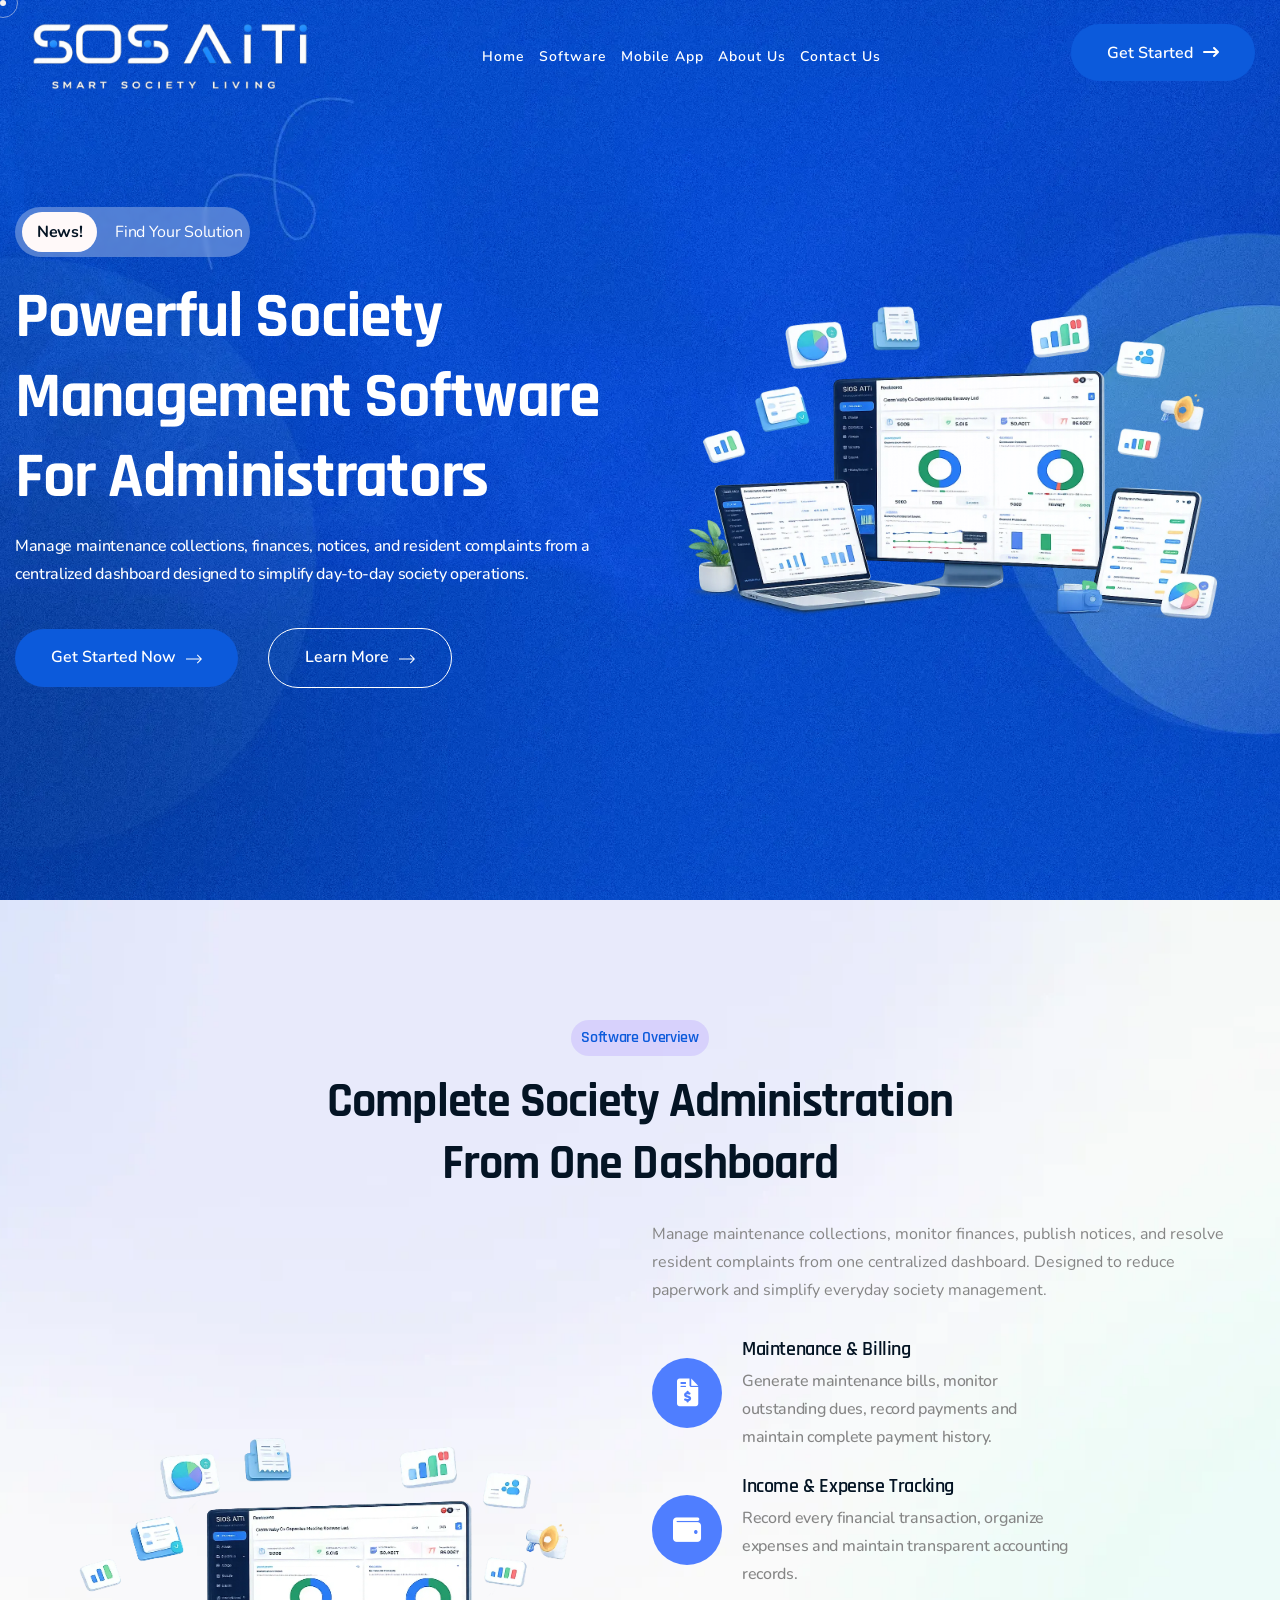
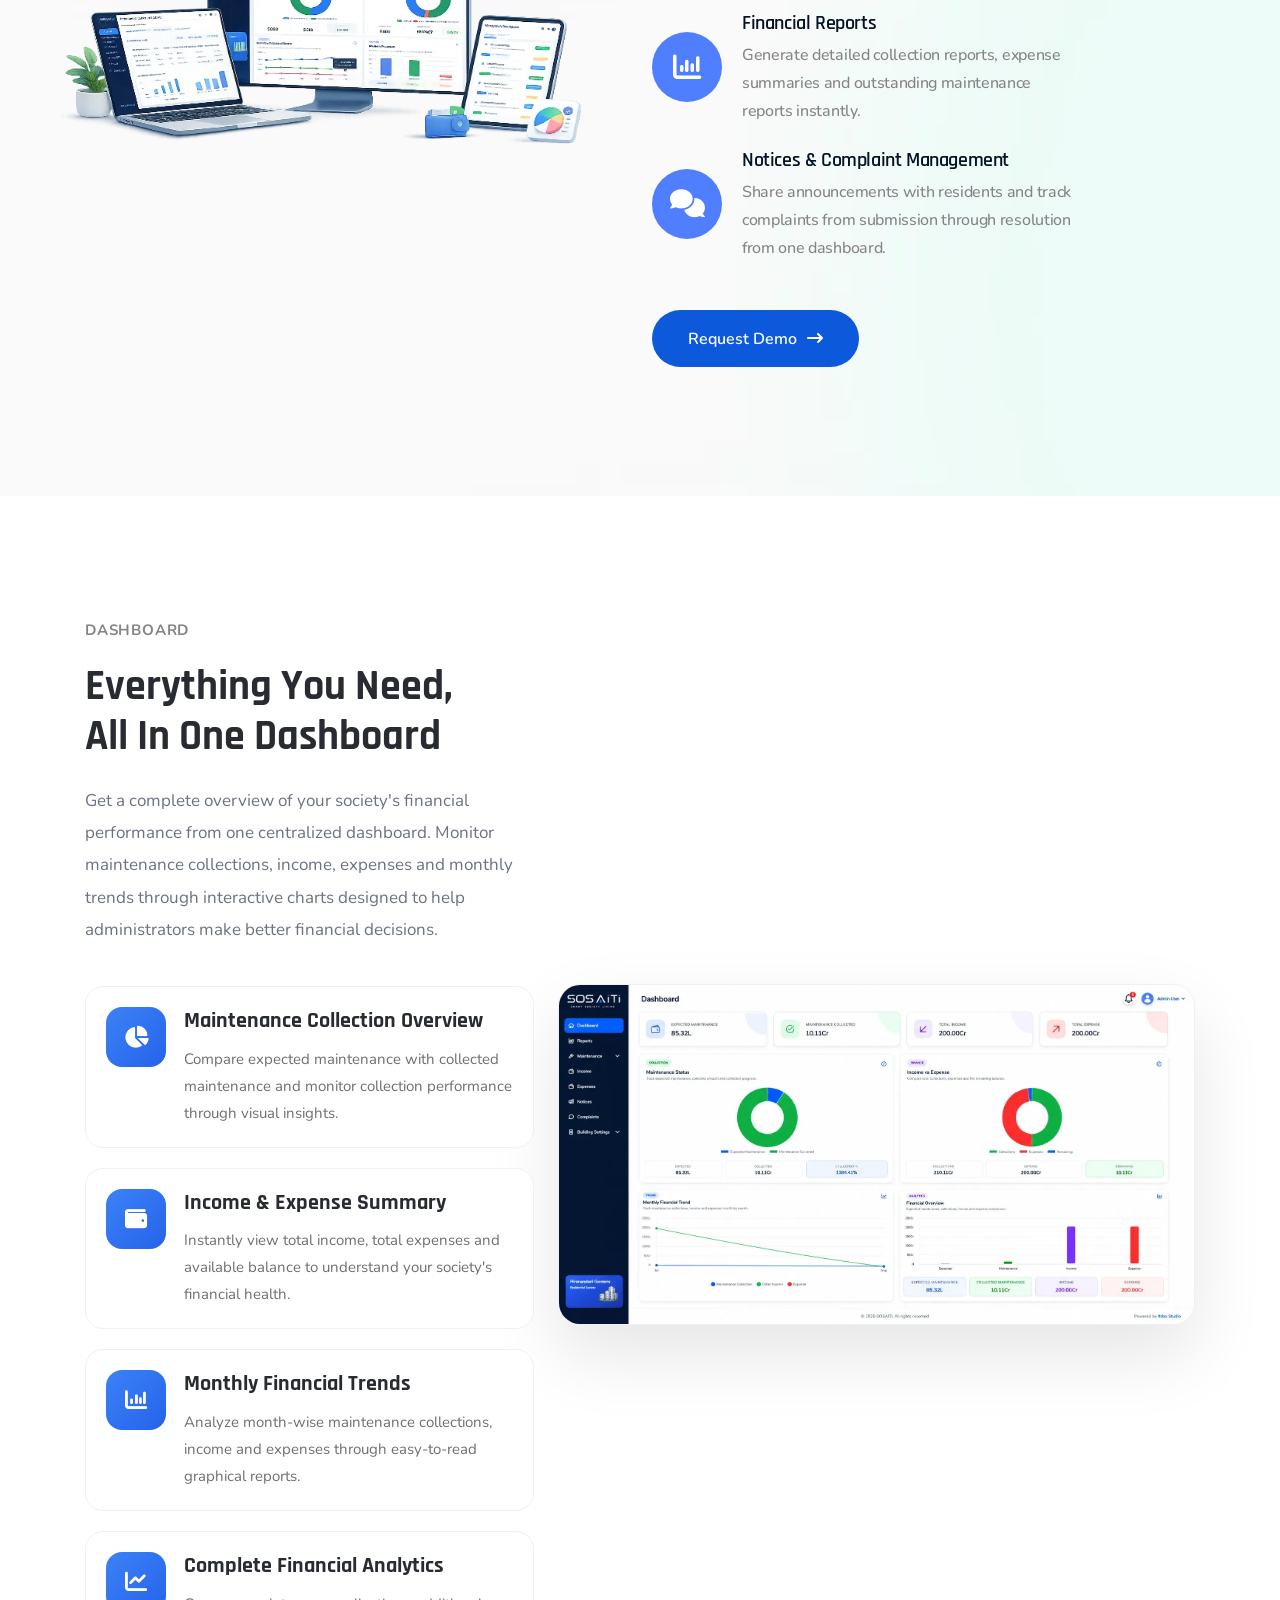
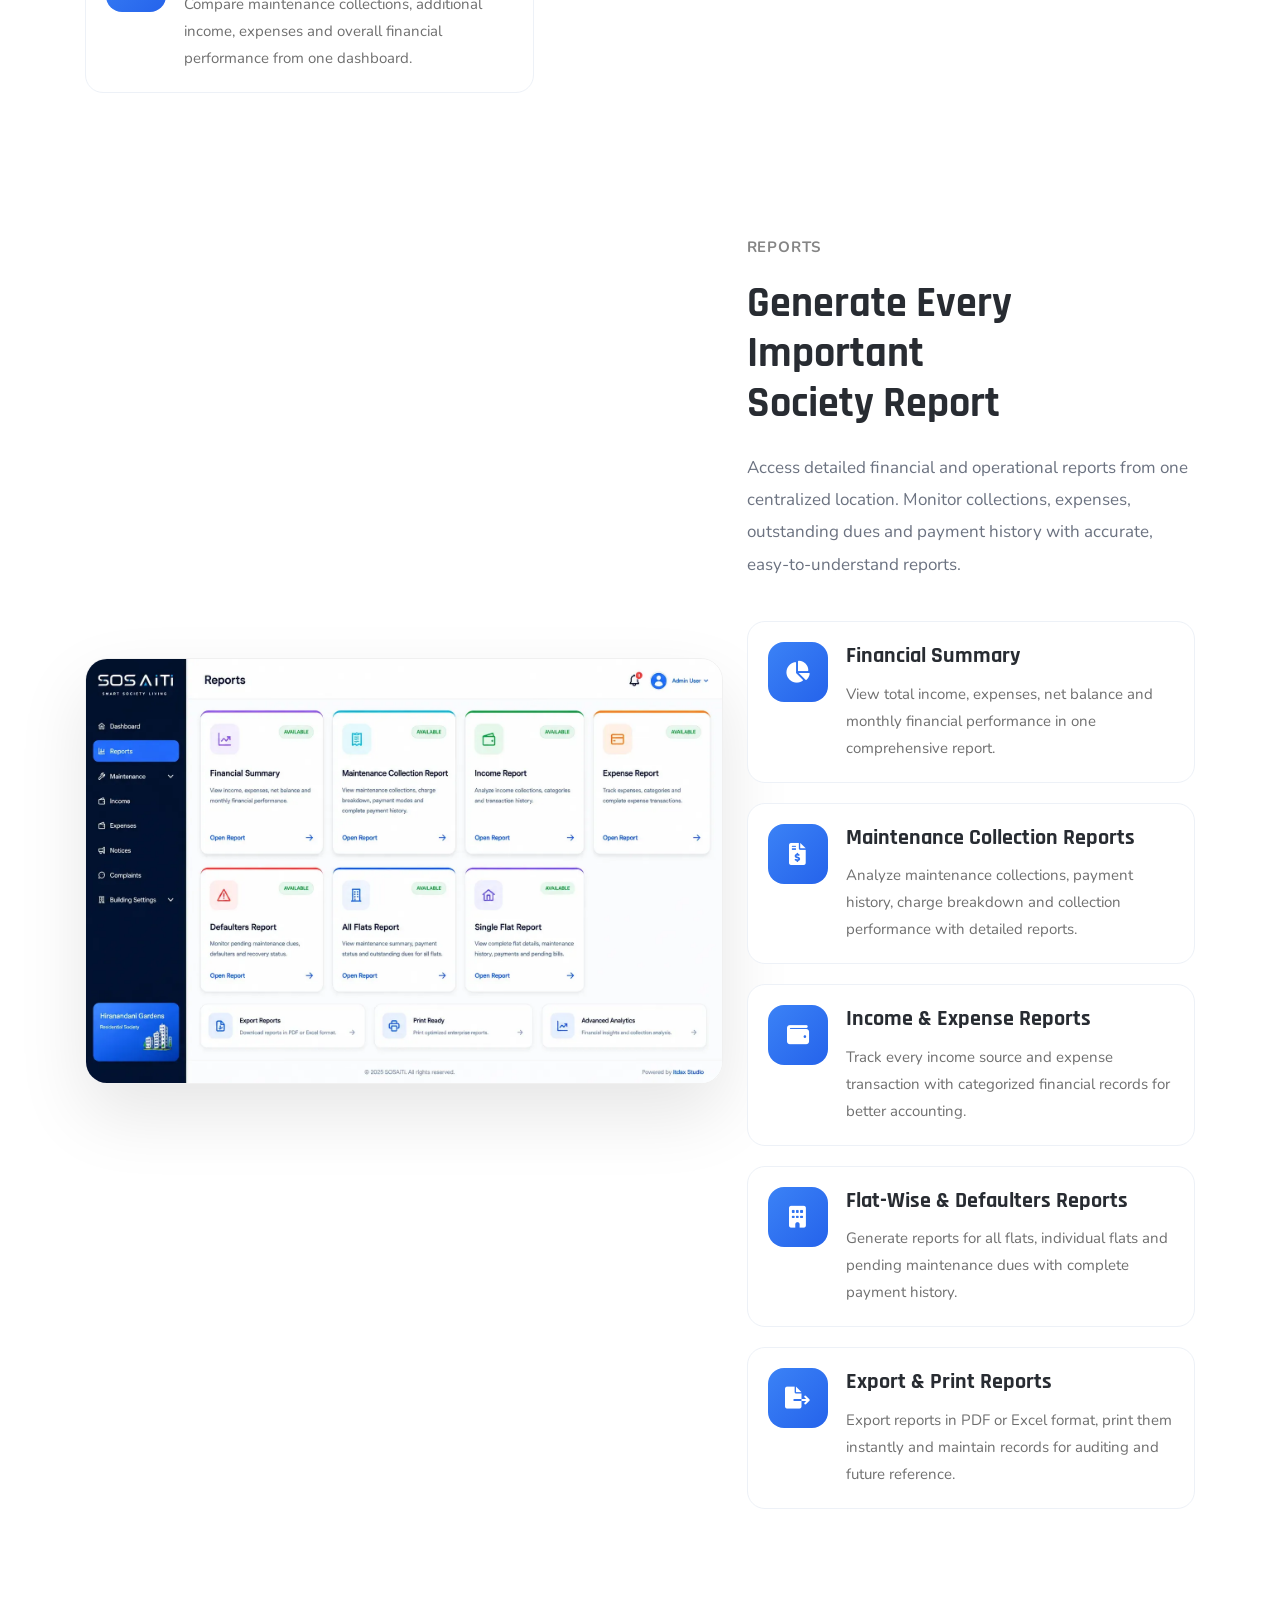
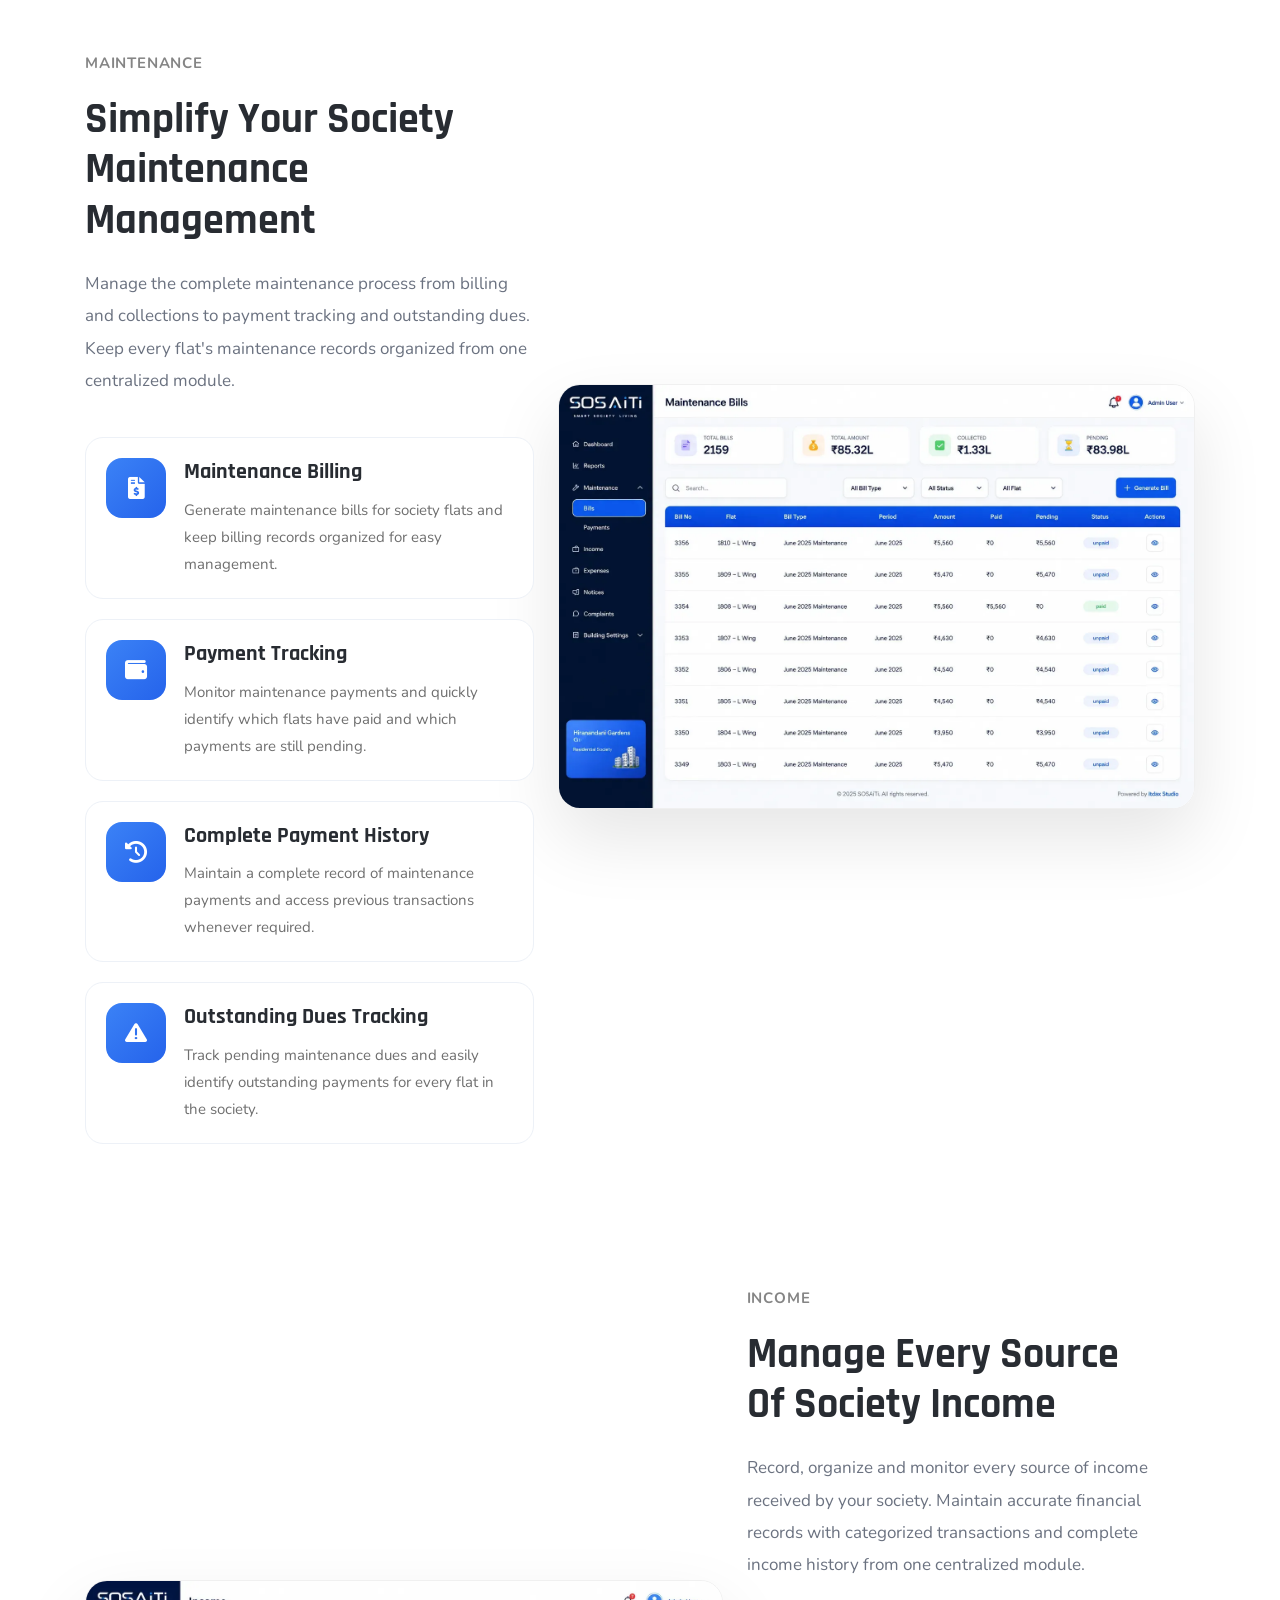
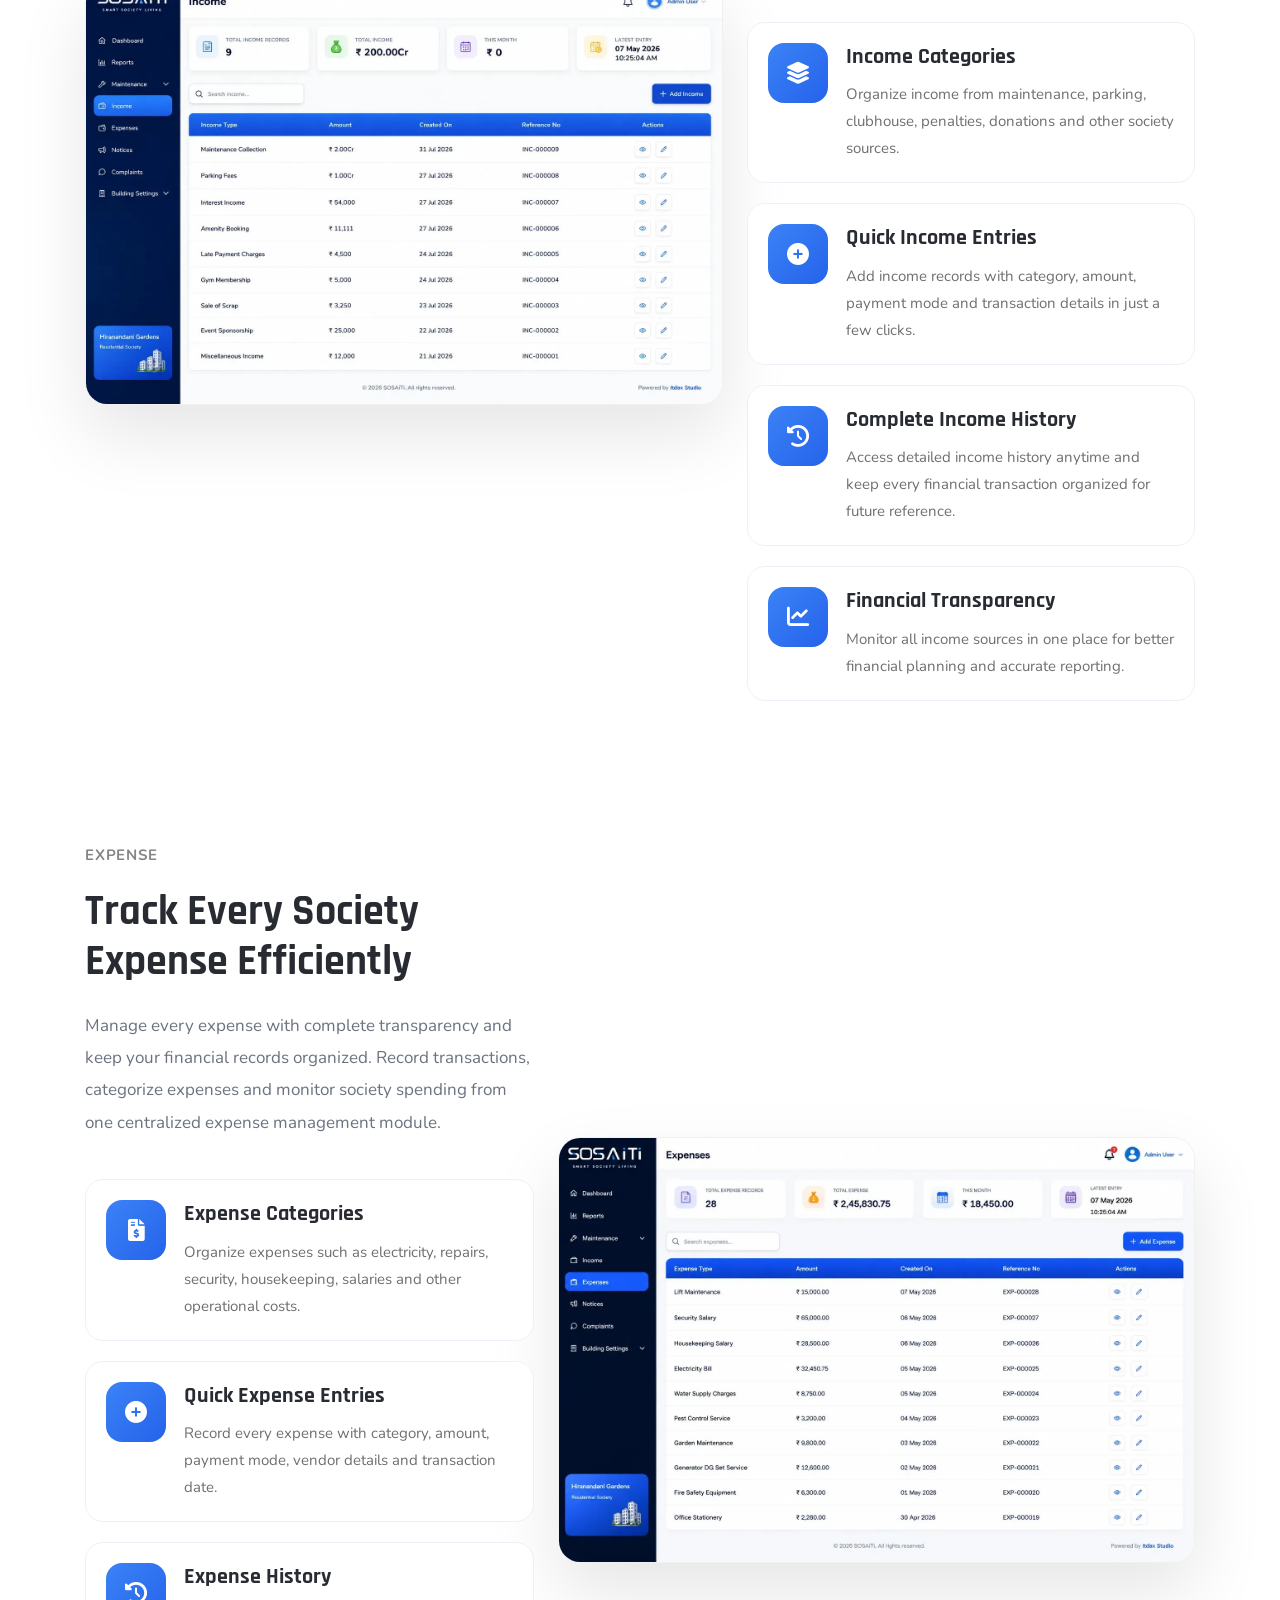
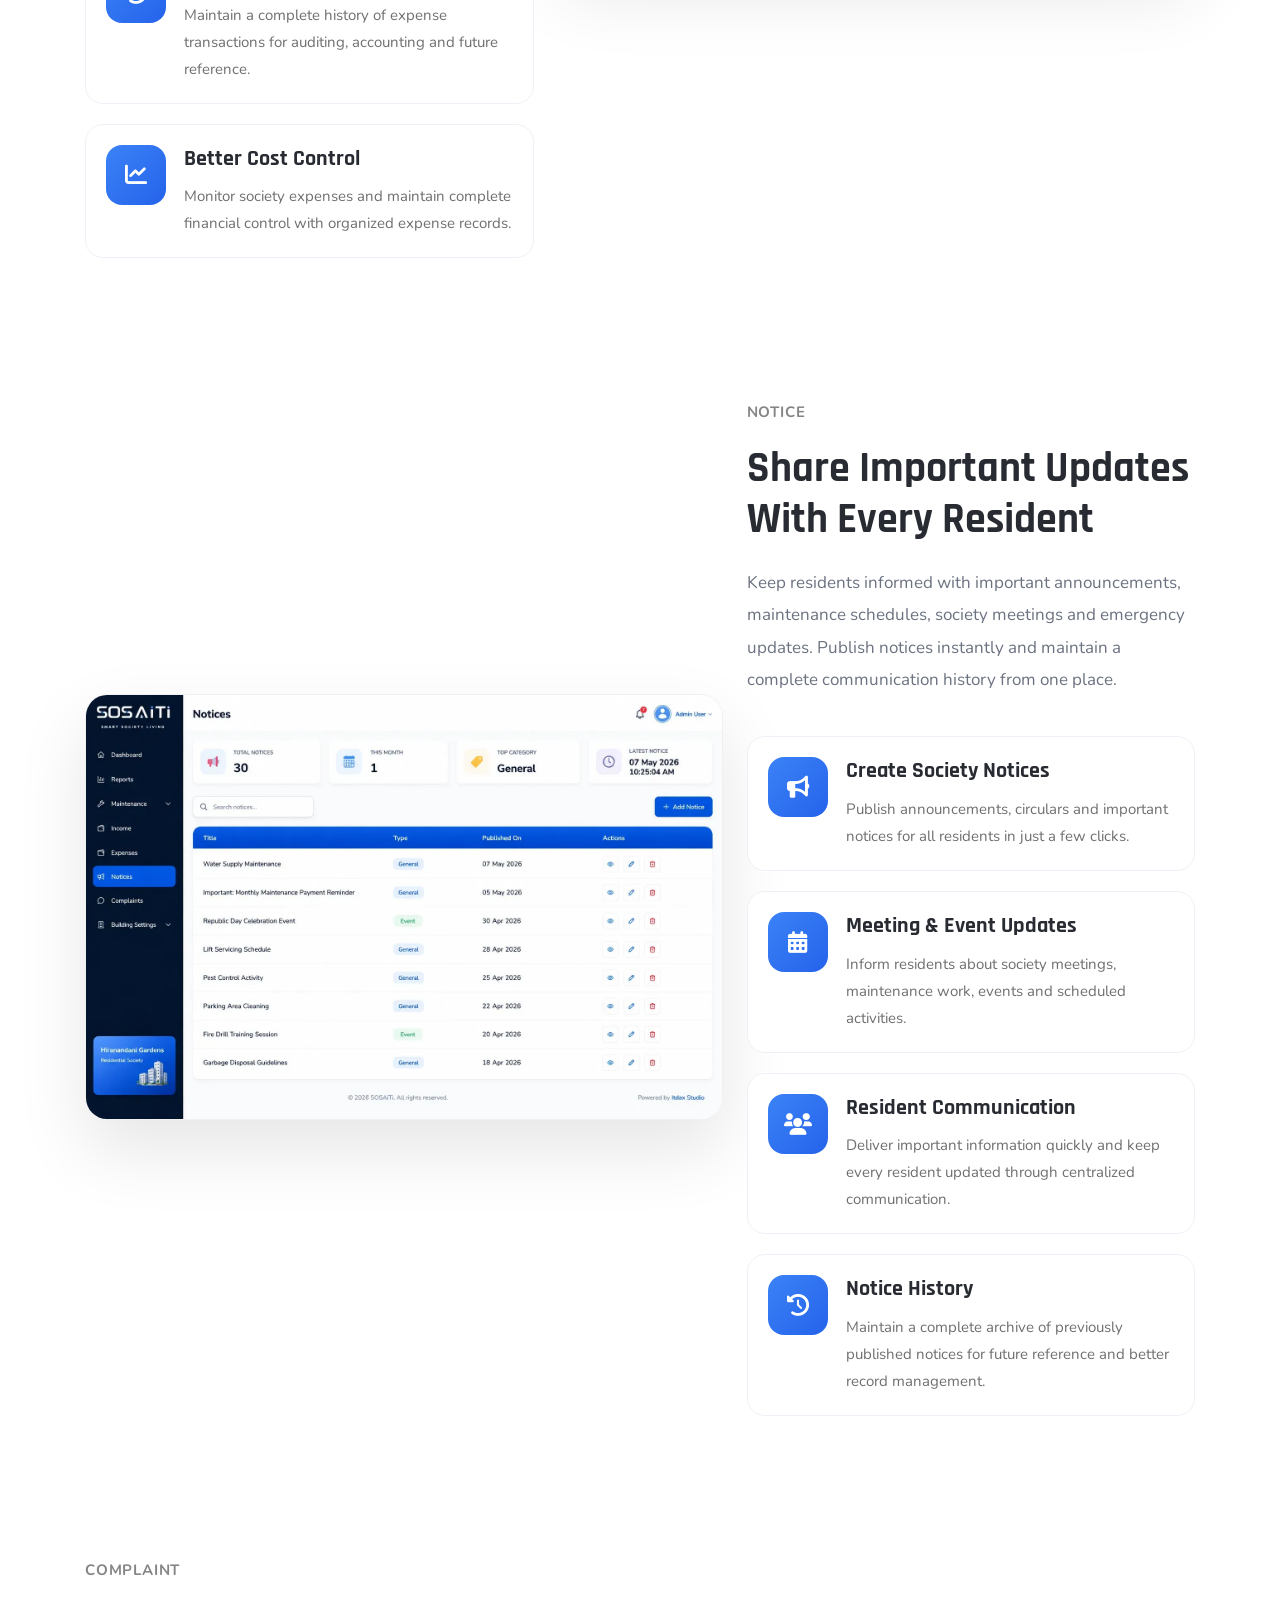
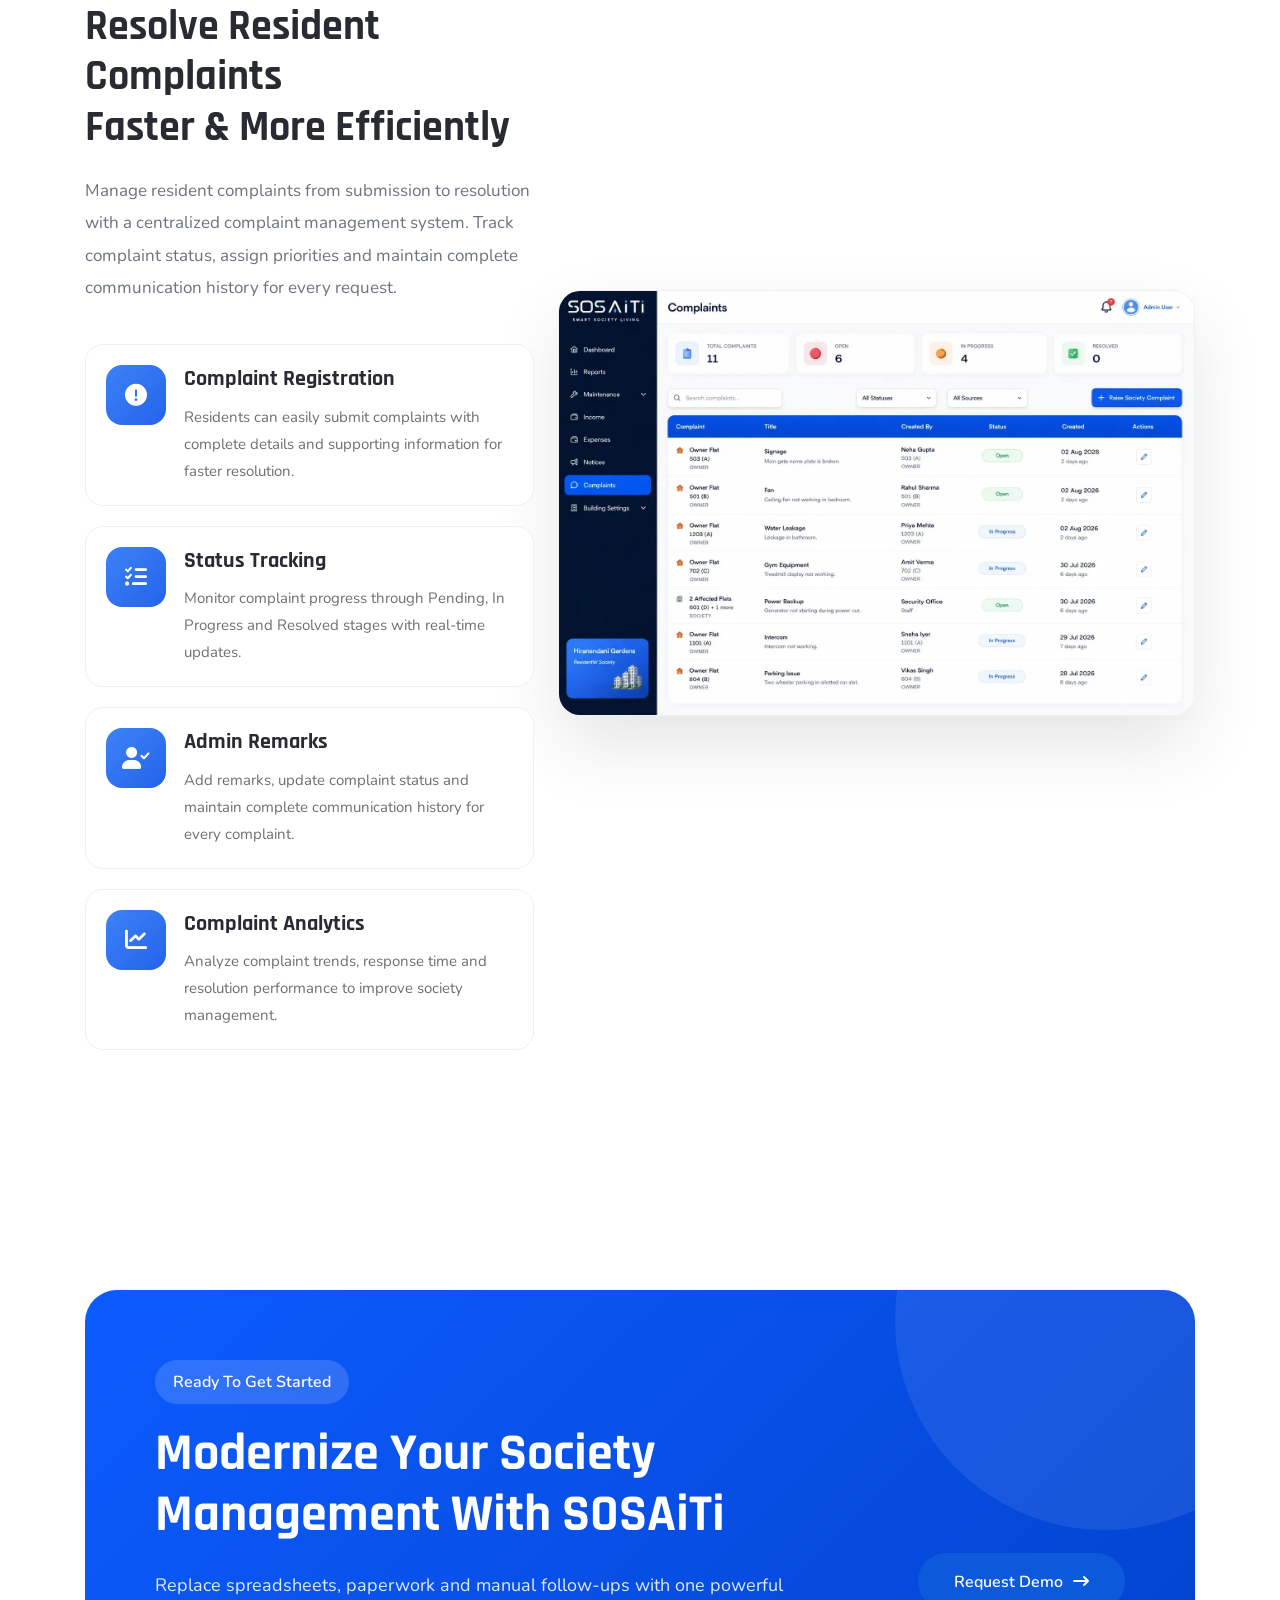
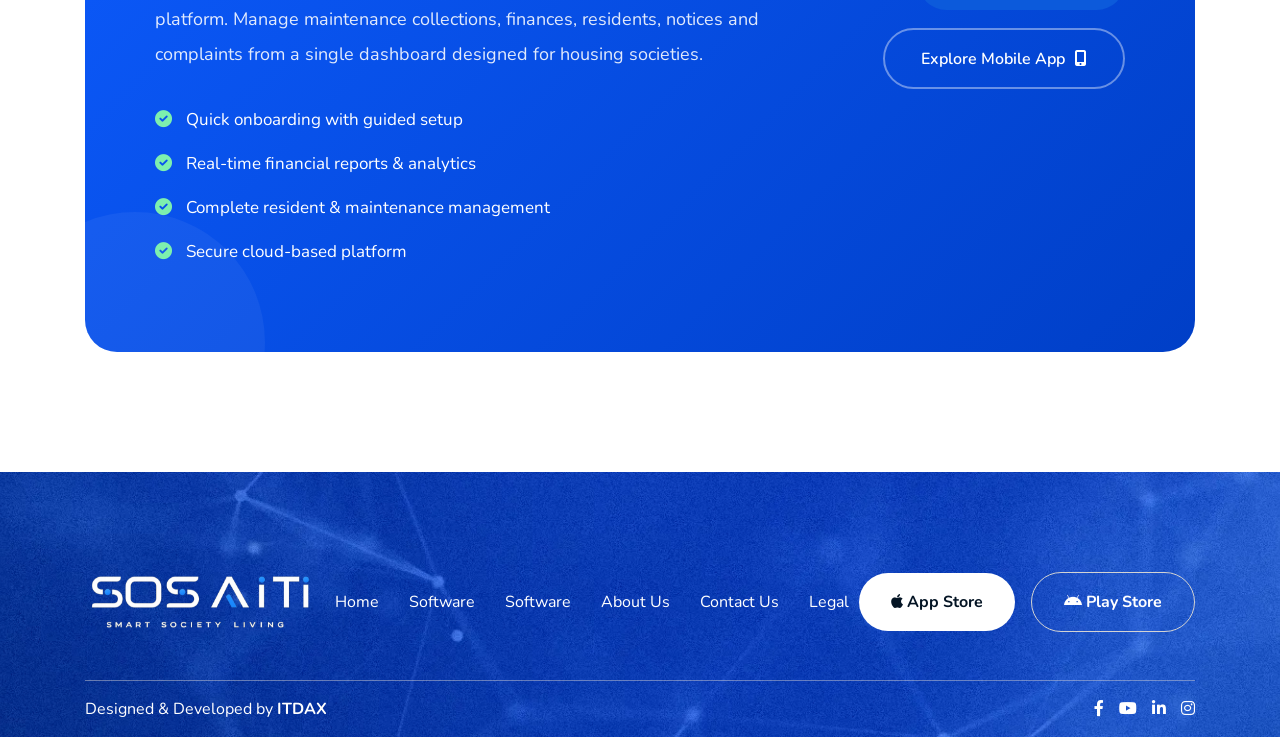
<file: software.html>
<!DOCTYPE html>
<html lang="zxx">
<!--<< Header Area >>-->


<head>


<!-- =========================================================
     BASIC DOCUMENT / SEO
========================================================== -->

<meta charset="UTF-8">

<meta http-equiv="X-UA-Compatible" content="IE=edge">

<meta name="viewport"
    content="width=device-width, initial-scale=1.0, viewport-fit=cover">

<meta name="language" content="English">

<meta name="author" content="SOSAiTi">

<meta name="publisher" content="SOSAiTi">

<meta name="description"
    content="Explore SOSAiTi society management software designed to simplify maintenance, online payments, bills, complaints, notices and resident communication for modern residential communities.">

<meta name="keywords"
    content="SOSAiTi software, society management software, society management system, society maintenance software, apartment management software, housing society software, residential society management software, society billing software, society payment software, society complaint management software, society notice management software, smart society software">

<meta name="robots"
    content="index, follow, max-image-preview:large, max-snippet:-1, max-video-preview:-1">

<meta name="googlebot"
    content="index, follow, max-image-preview:large, max-snippet:-1, max-video-preview:-1">

<meta name="bingbot"
    content="index, follow, max-image-preview:large, max-snippet:-1, max-video-preview:-1">


<!-- =========================================================
     PAGE TITLE
========================================================== -->

<title>
    SOSAiTi Society Management Software – Smart Society Living
</title>


<!-- =========================================================
     CANONICAL
========================================================== -->

<link rel="canonical"
    href="https://sosaiti.com/software.html">


<!-- =========================================================
     HREFLANG
========================================================== -->

<link rel="alternate"
    hreflang="en-in"
    href="https://sosaiti.com/software.html">

<link rel="alternate"
    hreflang="x-default"
    href="https://sosaiti.com/software.html">


<!-- =========================================================
     FAVICON / BRAND ICON
========================================================== -->

<link rel="icon"
    type="image/svg+xml"
    href="assets/images/logo/logo.svg">

<link rel="shortcut icon"
    type="image/svg+xml"
    href="assets/images/logo/logo.svg">

<link rel="apple-touch-icon"
    href="assets/images/logo/logo2.svg">

<meta name="theme-color"
    content="#0B5ED7">

<meta name="msapplication-TileColor"
    content="#0B5ED7">


<!-- =========================================================
     MOBILE / APP
========================================================== -->

<meta name="mobile-web-app-capable"
    content="yes">

<meta name="apple-mobile-web-app-capable"
    content="yes">

<meta name="apple-mobile-web-app-status-bar-style"
    content="default">

<meta name="apple-mobile-web-app-title"
    content="SOSAiTi">


<!-- =========================================================
     FORMAT DETECTION
========================================================== -->

<meta name="format-detection"
    content="telephone=no">


<!-- =========================================================
     OPEN GRAPH
     Facebook / WhatsApp / LinkedIn
========================================================== -->

<meta property="og:type"
    content="website">

<meta property="og:site_name"
    content="SOSAiTi">

<meta property="og:title"
    content="SOSAiTi Society Management Software – Smart Society Living">

<meta property="og:description"
    content="Manage residential societies smarter with SOSAiTi software for maintenance, online payments, bills, complaints, notices and resident communication.">

<meta property="og:url"
    content="https://sosaiti.com/software.html">

<meta property="og:image"
    content="https://sosaiti.com/assets/images/advantage/og-image.png">

<meta property="og:image:secure_url"
    content="https://sosaiti.com/assets/images/advantage/og-image.png">

<meta property="og:image:type"
    content="image/png">

<meta property="og:image:width"
    content="4800">

<meta property="og:image:height"
    content="2520">

<meta property="og:image:alt"
    content="SOSAiTi Society Management Software">

<meta property="og:locale"
    content="en_IN">


<!-- =========================================================
     TWITTER / X
========================================================== -->

<meta name="twitter:card"
    content="summary_large_image">

<meta name="twitter:title"
    content="SOSAiTi Society Management Software – Smart Society Living">

<meta name="twitter:description"
    content="Smart society management software for maintenance, payments, bills, complaints, notices and connected community living.">

<meta name="twitter:image"
    content="https://sosaiti.com/assets/images/advantage/og-image.png">

<meta name="twitter:image:alt"
    content="SOSAiTi Society Management Software">


<!-- =========================================================
     GEO / LOCAL SEO
========================================================== -->

<meta name="geo.region"
    content="IN-MH">

<meta name="geo.placename"
    content="Mumbai, Maharashtra, India">

<meta name="distribution"
    content="global">


<!-- =========================================================
     DNS PREFETCH / PRECONNECT
========================================================== -->

<link rel="dns-prefetch"
    href="//fonts.googleapis.com">

<link rel="dns-prefetch"
    href="//fonts.gstatic.com">

<link rel="preconnect"
    href="https://fonts.googleapis.com">

<link rel="preconnect"
    href="https://fonts.gstatic.com"
    crossorigin>


<!-- =========================================================
     ORGANIZATION + WEBSITE + SOFTWARE SCHEMA
========================================================== -->

<script type="application/ld+json">
{
    "@context": "https://schema.org",
    "@graph": [

        {
            "@type": "Organization",
            "@id": "https://sosaiti.com/#organization",
            "name": "SOSAiTi",
            "url": "https://sosaiti.com/",
            "logo": {
                "@type": "ImageObject",
                "@id": "https://sosaiti.com/#logo",
                "url": "https://sosaiti.com/assets/images/logo/logo.svg",
                "contentUrl": "https://sosaiti.com/assets/images/logo/logo.svg",
                "caption": "SOSAiTi"
            },
            "description": "SOSAiTi is a smart society management platform designed to simplify maintenance, payments, bills, complaints, notices and resident communication.",
            "brand": {
                "@type": "Brand",
                "name": "SOSAiTi",
                "logo": {
                    "@id": "https://sosaiti.com/#logo"
                }
            },
            "sameAs": [
                "https://www.facebook.com/people/Sosaitiofficial/61592152299107/",
                "https://www.youtube.com/channel/UCQgSVvNt__u80H8s5AWmwgA",
                "https://www.linkedin.com/company/144485900",
                "https://www.instagram.com/sosaiti.official/"
            ]
        },

        {
            "@type": "WebSite",
            "@id": "https://sosaiti.com/#website",
            "url": "https://sosaiti.com/",
            "name": "SOSAiTi",
            "description": "Smart Society Management & Maintenance App",
            "publisher": {
                "@id": "https://sosaiti.com/#organization"
            },
            "inLanguage": "en-IN"
        },

        {
            "@type": "WebPage",
            "@id": "https://sosaiti.com/software.html#webpage",
            "url": "https://sosaiti.com/software.html",
            "name": "SOSAiTi Society Management Software – Smart Society Living",
            "isPartOf": {
                "@id": "https://sosaiti.com/#website"
            },
            "about": {
                "@id": "https://sosaiti.com/#software"
            },
            "description": "Explore SOSAiTi society management software for maintenance, online payments, bills, complaints, notices and resident communication.",
            "inLanguage": "en-IN"
        },

        {
            "@type": "SoftwareApplication",
            "@id": "https://sosaiti.com/#software",
            "name": "SOSAiTi",
            "url": "https://sosaiti.com/software.html",
            "applicationCategory": "BusinessApplication",
            "applicationSubCategory": "Society Management Software",
            "operatingSystem": "Web, Android, iOS",
            "description": "SOSAiTi is society management software that helps residential communities manage maintenance, payments, bills, complaints, notices and resident communication.",
            "publisher": {
                "@id": "https://sosaiti.com/#organization"
            },
            "brand": {
                "@type": "Brand",
                "name": "SOSAiTi"
            }
        }

    ]
}
</script>


<!-- =========================================================
     BREADCRUMB SCHEMA
========================================================== -->

<script type="application/ld+json">
{
    "@context": "https://schema.org",
    "@type": "BreadcrumbList",
    "itemListElement": [
        {
            "@type": "ListItem",
            "position": 1,
            "name": "Home",
            "item": "https://sosaiti.com/"
        },
        {
            "@type": "ListItem",
            "position": 2,
            "name": "Software",
            "item": "https://sosaiti.com/software.html"
        }
    ]
}
</script>


<!-- =========================================================
     STYLESHEETS
========================================================== -->

<link rel="stylesheet"
    href="assets/css/bootstrap.min.css">

<link rel="stylesheet"
    href="assets/css/all.min.css">

<link rel="stylesheet"
    href="assets/css/animate.css">

<link rel="stylesheet"
    href="assets/css/magnific-popup.css">

<link rel="stylesheet"
    href="assets/css/meanmenu.css">

<link rel="stylesheet"
    href="assets/css/swiper-bundle.min.css">

<link rel="stylesheet"
    href="assets/css/nice-select.css">

<link rel="stylesheet"
    href="assets/css/main.css">


</head>


<body>

    <!-- Preloader Start -->
   <div id="preloader" class="preloader">
        <div class="animation-preloader">
            <div class="spinner">
            </div>
          <div class="txt-loading">
                <span data-text-preloader="S" class="letters-loading">
                    S
                </span>
                <span data-text-preloader="O" class="letters-loading">
                    O
                </span>
                <span data-text-preloader="S" class="letters-loading">
                    S
                </span>
                <span data-text-preloader="A" class="letters-loading">
                    A
                </span>
                <span data-text-preloader="i" class="letters-loading">
                    i
                </span>
                <span data-text-preloader="T" class="letters-loading">
                    T
                </span>
                 <span data-text-preloader="i" class="letters-loading">
                    i
                </span>
            </div>
            <p class="text-center">SMART SOCIETY LIVING</p>
        </div>
        <div class="loader">
            <div class="row">
                <div class="col-3 loader-section section-left">
                    <div class="bg"></div>
                </div>
                <div class="col-3 loader-section section-left">
                    <div class="bg"></div>
                </div>
                <div class="col-3 loader-section section-right">
                    <div class="bg"></div>
                </div>
                <div class="col-3 loader-section section-right">
                    <div class="bg"></div>
                </div>
            </div>
        </div>
    </div>

    <!-- Mouse Cursor Start -->
    <div class="mouse-cursor cursor-outer"></div>
    <div class="mouse-cursor cursor-inner"></div>

    <!-- Back To Top Start -->
    <button id="back-top" class="back-to-top">
        <i class="fa-solid fa-chevron-up"></i>
    </button>

    <!-- Offcanvas Area Start -->
    <div class="fix-area">
        <div class="offcanvas__info">
            <div class="offcanvas__wrapper">
                <div class="offcanvas__content">
                    <div class="offcanvas__top mb-5 d-flex justify-content-between align-items-center">
                        <div class="offcanvas__logo">
                            <a href="index.html">
                                <img src="assets/images/logo/logo.svg" alt="logo-img">
                            </a>
                        </div>
                        <div class="offcanvas__close">
                            <button>
                                <i class="fas fa-times"></i>
                            </button>
                        </div>
                    </div>
                    <p class="text d-none d-xl-block">
                        Nullam dignissim, ante scelerisque the is euismod fermentum odio sem semper the is erat, a
                        feugiat leo urna eget eros. Duis Aenean a imperdiet risus.
                    </p>
                    <div class="mobile-menu fix mb-3"></div>
                    <div class="offcanvas__contact">
                        <h4>Contact Info</h4>
                        <ul>
                            <li class="d-flex align-items-center">
                                <div class="offcanvas__contact-icon">
                                    <i class="fal fa-map-marker-alt"></i>
                                </div>
                                <div class="offcanvas__contact-text">
                                    <a target="_blank" href="#">Shop No 20, Laxmi Complex, Plot No 1-2, Taloja Phase 1, Taloja Panchanand, Sec 05, Panvel, Maharashtra 410208
</a>
                                </div>
                            </li>
                            <li class="d-flex align-items-center">
                                <div class="offcanvas__contact-icon mr-15">
                                    <i class="fal fa-envelope"></i>
                                </div>
                                <div class="offcanvas__contact-text">
                                    <a href="mailto:info@sosaiti.com"><span>info@sosaiti.com</span></a>
                                </div>
                            </li>
                            <li class="d-flex align-items-center">
                                <div class="offcanvas__contact-icon mr-15">
                                    <i class="fal fa-clock"></i>
                                </div>
                                <div class="offcanvas__contact-text">
                                    <a target="_blank" href="#">Mod-friday, 09am -05pm</a>
                                </div>
                            </li>
                            <li class="d-flex align-items-center">
                                <div class="offcanvas__contact-icon mr-15">
                                    <i class="far fa-phone"></i>
                                </div>
                                <div class="offcanvas__contact-text">
                                    <a href="tel:+919372548045">+91 93725 48045</a>
                                </div>
                            </li>
                        </ul>
                        <div class="header-button mt-4">
                            <a href="contact.html" class="theme-btn text-center">
                                <span>Get A Quote<i class="fa-solid fa-arrow-right-long"></i></span>
                            </a>
                        </div>
                        <div class="social-icon d-flex align-items-center">
                             <a href="https://www.instagram.com/sosaiti.official/"><i class="fab fa-instagram"></i></a>
                            <a href="https://www.facebook.com/people/Sosaitiofficial/61592152299107/"><i class="fab fa-facebook-f"></i></a>                       
                            <a href="https://www.linkedin.com/company/144485900"><i class="fab fa-linkedin-in"></i></a>
                        </div>
                    </div>
                </div>
            </div>
        </div>
    </div>
    <div class="offcanvas__overlay"></div>

    <!-- Header Section Start -->
     <header class="header-section-2">
        <div id="header-sticky" class="header-2">
            <div class="container">
                <div class="mega-menu-wrapper">
                    <div class="header-main">
                        <div class="header-left">
                            <div class="logo">
                                <a href="index.html" class="header-logo">
                                    <img src="assets/images/logo/logo2.svg" alt="logo-img">
                                </a>
                            </div>
                        </div>
                        <div class="header-middle">
                            <div class="mean__menu-wrapper">
                                <div class="main-menu">
                                    <nav id="mobile-menu">
                                        <ul>
                                            <li>
                                                <a href="index.html">
                                                    Home
                                                </a>

                                            </li>

                                            <li>
                                                <a href="software.html">Software</a>
                                            </li>
                                            <li>
                                                <a href="mobile-app.html">Mobile App</a>
                                            </li>
                                            <li>
                                                <a href="about.html">About Us</a>
                                            </li>


                                            <li>
                                                <a href="contact.html">Contact Us</a>
                                            </li>
                                            
                                        </ul>
                                    </nav>
                                </div>
                            </div>
                        </div>
                        <div class="header-right d-flex justify-content-end align-items-center">
                            

                            <div class="header-button ms-4">
                                <a href="contact.html" class="theme-btn">
                                    <span>
                                        Get Started
                                        <i class="fa-solid fa-arrow-right-long"></i>
                                    </span>
                                </a>
                            </div>
                            <div class="header__hamburger d-block d-xl-none my-auto">
                                <div class="sidebar__toggle">
                                    <i class="fas fa-bars"></i>
                                </div>
                            </div>
                        </div>
                    </div>
                </div>
            </div>
        </div>
    </header>

    <!-- Search Area Start -->
    <div class="search-wrap">
        <div class="search-inner">
            <i class="fas fa-times search-close" id="search-close"></i>
            <div class="search-cell">
                <form method="get">
                    <div class="search-field-holder">
                        <input type="search" class="main-search-input" placeholder="Search...">
                    </div>
                </form>
            </div>
        </div>
    </div>



    <!-- Intro Section S T A R T -->
    <section class="intro-section">
        <div class="intro-container-wrapper bg-cover style1" style="background-image: url('assets/images/hero/hero-bg-2.webp');">
            <div class="intro-wrapper style1 fix">
                    <div class="container">
                        <div class="row align-items-center">
                            <div class="col-xl-6 col-lg-6">
                                <div class="intro-content">
                                    <div class="intro-section-title">
                                        <div class="intro-subtitle" style="color: #fff;">
                                            <span>News!</span>Find Your Solution 
                                         <!-- <img src="assets/images/icon/fireIcon.svg" alt="icon"> --> 
                                        </div>
                                        <h1 class="intro-title wow fadeInUp" data-wow-delay=".2s">Powerful Society Management Software for Administrators</h1>
                                        <p class="intro-desc wow fadeInUp" data-wow-delay=".4s" style="color: #fff;">
                                            Manage maintenance collections, finances, notices, and resident complaints from a centralized dashboard designed to simplify day-to-day society operations. 
                                        </p>
                                    </div>
                                    <div class="btn-wrapper style1 wow fadeInUp" data-wow-delay=".6s">
                                        <a class="theme-btn" href="contact.html">Get Started Now
                                            <svg xmlns="http://www.w3.org/2000/svg" width="16" height="16"
                                                viewBox="0 0 16 16" fill="none">
                                                <g clip-path="url(#clip0_11_22)">
                                                    <path
                                                        d="M11.6118 3.61182L10.8991 4.32454L14.0706 7.49603H0V8.50398H14.0706L10.8991 11.6754L11.6118 12.3882L16 7.99997L11.6118 3.61182Z"
                                                        fill="white" />
                                                </g>
                                                <defs>
                                                    <clipPath id="clip0_11_22">
                                                        <rect width="16" height="16" fill="white" />
                                                    </clipPath>
                                                </defs>
                                            </svg>

                                        </a>
                                        <a class="theme-btn style2 wow fadeInUp" data-wow-delay=".2s"
                                            href="about.html" style="color: #fff;">Learn More
                                          <svg xmlns="http://www.w3.org/2000/svg" width="16" height="16"
                                                viewBox="0 0 16 16" fill="none">
                                                <g clip-path="url(#clip0_11_22)">
                                                    <path
                                                        d="M11.6118 3.61182L10.8991 4.32454L14.0706 7.49603H0V8.50398H14.0706L10.8991 11.6754L11.6118 12.3882L16 7.99997L11.6118 3.61182Z"
                                                        fill="white" />
                                                </g>
                                                <defs>
                                                    <clipPath id="clip0_11_22">
                                                        <rect width="16" height="16" fill="white" />
                                                    </clipPath>
                                                </defs>
                                            </svg>
                                        </a>
                                    </div>
                                </div>
                            </div>
                            <div class="col-xl-6 col-lg-6 wow fadeInUp" data-wow-delay=".4s">
                                <div class="intro-thumb">
                                    <img src="assets/images/dashboard/dashboard-mockup.webp" alt="dashboard" style="border-radius: 18px;">
                                </div>
                            </div>
                        </div>
                    </div>
                </div>
        </div>
    </section>

    <!-- About Section S T A R T -->
    <section class="about-section bg-cover" style="background-image: url('assets/images/about/about-bg.webp');">
    <div class="about-container-wrapper style2">
        <div class="container">
            <div class="about-wrapper style2 section-padding fix">

                <div class="container">

                    <div class="section-title text-center mxw-685 mx-auto">
                        <div class="subtitle wow fadeInUp" data-wow-delay=".2s">
                            Software Overview
                           <!-- <img src="assets/images/icon/fireIcon.svg" alt="icon"> -->
                        </div>

                        <h2 class="title wow fadeInUp" data-wow-delay=".4s">
                            Complete Society Administration <br>
                            From One Dashboard
                        </h2>
                    </div>

                    <div class="row gy-5 gx-60 d-flex align-items-center">

                        <!-- Left Image -->
                        <div class="col-xl-6 col-lg-6">

                            <div class="about-thumb">
                                <img class="img-custom-anim-left wow fadeInUp"
                                    data-wow-delay=".4s"
                                    src="assets/images/dashboard/dashboard-mockup.webp"
                                    alt="Society Management Dashboard">
                            </div>

                        </div>

                        <!-- Right Content -->
                        <div class="col-xl-6 col-lg-6">

                            <div class="about-content">

                                <p class="about-text wow fadeInUp">
                                    Manage maintenance collections, monitor finances, publish notices,
                                    and resolve resident complaints from one centralized dashboard.
                                    Designed to reduce paperwork and simplify everyday society management.
                                </p>

                            <div class="fancy-box style3 mb-20 wow fadeInUp" data-wow-delay=".2s">
    <div class="icon">
        <i class="fas fa-file-invoice-dollar"></i>
    </div>

    <div class="content">
        <h4>Maintenance & Billing</h4>

        <p class="text">
            Generate maintenance bills, monitor outstanding dues,
            record payments and maintain complete payment history.
        </p>
    </div>
</div>

<div class="fancy-box style3 mb-20 wow fadeInUp" data-wow-delay=".3s">
    <div class="icon">
        <i class="fas fa-wallet"></i>
    </div>

    <div class="content">
        <h4>Income & Expense Tracking</h4>

        <p class="text">
            Record every financial transaction, organize expenses
            and maintain transparent accounting records.
        </p>
    </div>
</div>

<div class="fancy-box style3 mb-20 wow fadeInUp" data-wow-delay=".4s">
    <div class="icon">
        <i class="fas fa-chart-column"></i>
    </div>

    <div class="content">
        <h4>Financial Reports</h4>

        <p class="text">
            Generate detailed collection reports, expense summaries
            and outstanding maintenance reports instantly.
        </p>
    </div>
</div>

<div class="fancy-box style3 wow fadeInUp" data-wow-delay=".5s">
    <div class="icon">
        <i class="fas fa-comments"></i>
    </div>

    <div class="content">
        <h4>Notices & Complaint Management</h4>

        <p class="text">
            Share announcements with residents and track complaints
            from submission through resolution from one dashboard.
        </p>
    </div>
</div>

                                <a href="contact.html"
                                    class="theme-btn mt-5 wow fadeInUp"
                                    data-wow-delay=".6s">

                                    <span>
                                        Request Demo
                                        <i class="fa-solid fa-arrow-right-long"></i>
                                    </span>

                                </a>

                            </div>

                        </div>

                    </div>

                </div>

            </div>
        </div>
    </div>
</section>



<!-- ========================================= -->
<!-- Dashboard Section Start -->
<!-- ========================================= -->
<section class="software-feature-section section-padding" id="dashboard">

    <div class="container">

        <div class="row align-items-center gy-5">

            <!-- LEFT CONTENT -->
            <div class="col-xl-5 col-lg-6 order-2 order-lg-1">

                <div class="software-feature-content">

                    <div class="subtitle wow fadeInUp" data-wow-delay=".2s">
                        Dashboard
                          <!-- <img src="assets/images/icon/fireIcon.svg" alt="icon">  -->
                    </div>

                    <h2 class="title wow fadeInUp" data-wow-delay=".3s">
                        Everything You Need,<br>
                        All in One Dashboard
                    </h2>

                    <p class="wow fadeInUp" data-wow-delay=".4s">
                        Get a complete overview of your society's financial performance
                        from one centralized dashboard. Monitor maintenance collections,
                        income, expenses and monthly trends through interactive charts
                        designed to help administrators make better financial decisions.
                    </p>

                    <div class="software-feature-list">

                        <!-- Feature -->
                        <div class="feature-item wow fadeInUp" data-wow-delay=".2s">

                            <div class="icon">
                                <i class="fa-solid fa-chart-pie"></i>
                            </div>

                            <div class="content">
                                <h4>Maintenance Collection Overview</h4>

                                <p>
                                    Compare expected maintenance with collected
                                    maintenance and monitor collection performance
                                    through visual insights.
                                </p>
                            </div>

                        </div>

                        <!-- Feature -->
                        <div class="feature-item wow fadeInUp" data-wow-delay=".3s">

                            <div class="icon">
                                <i class="fa-solid fa-wallet"></i>
                            </div>

                            <div class="content">
                                <h4>Income & Expense Summary</h4>

                                <p>
                                    Instantly view total income, total expenses
                                    and available balance to understand your
                                    society's financial health.
                                </p>
                            </div>

                        </div>

                        <!-- Feature -->
                        <div class="feature-item wow fadeInUp" data-wow-delay=".4s">

                            <div class="icon">
                                <i class="fa-solid fa-chart-column"></i>
                            </div>

                            <div class="content">
                                <h4>Monthly Financial Trends</h4>

                                <p>
                                    Analyze month-wise maintenance collections,
                                    income and expenses through easy-to-read
                                    graphical reports.
                                </p>
                            </div>

                        </div>

                        <!-- Feature -->
                        <div class="feature-item wow fadeInUp" data-wow-delay=".5s">

                            <div class="icon">
                                <i class="fa-solid fa-chart-line"></i>
                            </div>

                            <div class="content">
                                <h4>Complete Financial Analytics</h4>

                                <p>
                                    Compare maintenance collections, additional
                                    income, expenses and overall financial
                                    performance from one dashboard.
                                </p>
                            </div>

                        </div>

                    </div>

                </div>

            </div>

            <!-- RIGHT IMAGE -->
            <div class="col-xl-7 col-lg-6 order-1 order-lg-2">

                <div class="software-feature-image wow fadeInUp"
                    data-wow-delay=".4s">

                    <img src="assets/images/software/1.webp"
                        class="img-fluid"
                        alt="Dashboard">

                </div>

            </div>

        </div>

    </div>

</section>
<!-- Dashboard Section End -->

<!-- ========================================= -->
<!-- Reports Section Start -->
<!-- ========================================= -->
<section class="software-feature-section section-padding pt-0" id="reports">

    <div class="container">

        <div class="row align-items-center gy-5">

            <!-- LEFT IMAGE -->
            <div class="col-xl-7 col-lg-6 order-1">

                <div class="software-feature-image wow fadeInUp"
                    data-wow-delay=".4s">

                    <img src="assets/images/software/2.webp"
                        class="img-fluid"
                        alt="Reports">

                </div>

            </div>

            <!-- RIGHT CONTENT -->
            <div class="col-xl-5 col-lg-6 order-2">

                <div class="software-feature-content">

                    <div class="subtitle wow fadeInUp" data-wow-delay=".2s">
                        Reports
                          <!-- <img src="assets/images/icon/fireIcon.svg" alt="icon"> -->
                    </div>

                    <h2 class="title wow fadeInUp" data-wow-delay=".3s">
                        Generate Every Important<br>
                        Society Report
                    </h2>

                    <p class="wow fadeInUp" data-wow-delay=".4s">
                        Access detailed financial and operational reports from
                        one centralized location. Monitor collections, expenses,
                        outstanding dues and payment history with accurate,
                        easy-to-understand reports.
                    </p>

                    <div class="software-feature-list">

                        <!-- Feature -->
                        <div class="feature-item wow fadeInUp" data-wow-delay=".2s">

                            <div class="icon">
                                <i class="fa-solid fa-chart-pie"></i>
                            </div>

                            <div class="content">
                                <h4>Financial Summary</h4>

                                <p>
                                    View total income, expenses, net balance
                                    and monthly financial performance in one
                                    comprehensive report.
                                </p>
                            </div>

                        </div>

                        <!-- Feature -->
                        <div class="feature-item wow fadeInUp" data-wow-delay=".3s">

                            <div class="icon">
                                <i class="fa-solid fa-file-invoice-dollar"></i>
                            </div>

                            <div class="content">
                                <h4>Maintenance Collection Reports</h4>

                                <p>
                                    Analyze maintenance collections, payment
                                    history, charge breakdown and collection
                                    performance with detailed reports.
                                </p>
                            </div>

                        </div>

                        <!-- Feature -->
                        <div class="feature-item wow fadeInUp" data-wow-delay=".4s">

                            <div class="icon">
                            <i class="fas fa-wallet"></i>
                            </div>

                            <div class="content">
                                <h4>Income & Expense Reports</h4>

                                <p>
                                    Track every income source and expense
                                    transaction with categorized financial
                                    records for better accounting.
                                </p>
                            </div>

                        </div>

                        <!-- Feature -->
                        <div class="feature-item wow fadeInUp" data-wow-delay=".5s">

                            <div class="icon">
                              <i class="fas fa-building"></i>
                            </div>

                            <div class="content">
                                <h4>Flat-wise & Defaulters Reports</h4>

                                <p>
                                    Generate reports for all flats, individual
                                    flats and pending maintenance dues with
                                    complete payment history.
                                </p>
                            </div>

                        </div>

                        <!-- Feature -->
                        <div class="feature-item wow fadeInUp" data-wow-delay=".6s">

                            <div class="icon">
                                <i class="fa-solid fa-file-export"></i>
                            </div>

                            <div class="content">
                                <h4>Export & Print Reports</h4>

                                <p>
                                    Export reports in PDF or Excel format,
                                    print them instantly and maintain records
                                    for auditing and future reference.
                                </p>
                            </div>

                        </div>

                    </div>

                </div>

            </div>

        </div>

    </div>

</section>
<!-- Reports Section End -->
 <!-- ========================================= -->
<!-- Maintenance Section Start -->
<!-- ========================================= -->
<section class="software-feature-section section-padding pt-0" id="maintenance">

    <div class="container">

        <div class="row align-items-center gy-5">

            <!-- LEFT CONTENT -->
            <div class="col-xl-5 col-lg-6 order-2 order-lg-1">

                <div class="software-feature-content">

                    <div class="subtitle wow fadeInUp" data-wow-delay=".2s">
                        Maintenance
                          <!-- <img src="assets/images/icon/fireIcon.svg" alt="icon"> -->
                    </div>

                    <h2 class="title wow fadeInUp" data-wow-delay=".3s">
                        Simplify Your Society<br>
                        Maintenance Management
                    </h2>

                    <p class="wow fadeInUp" data-wow-delay=".4s">
                        Manage the complete maintenance process from billing
                        and collections to payment tracking and outstanding
                        dues. Keep every flat's maintenance records organized
                        from one centralized module.
                    </p>

                    <div class="software-feature-list">

                        <!-- Feature -->
                        <div class="feature-item wow fadeInUp" data-wow-delay=".2s">

                            <div class="icon">
                                <i class="fa-solid fa-file-invoice-dollar"></i>
                            </div>

                            <div class="content">
                                <h4>Maintenance Billing</h4>

                                <p>
                                    Generate maintenance bills for society
                                    flats and keep billing records organized
                                    for easy management.
                                </p>
                            </div>

                        </div>

                        <!-- Feature -->
                        <div class="feature-item wow fadeInUp" data-wow-delay=".3s">

                            <div class="icon">
                                <i class="fa-solid fa-wallet"></i>
                            </div>

                            <div class="content">
                                <h4>Payment Tracking</h4>

                                <p>
                                    Monitor maintenance payments and quickly
                                    identify which flats have paid and which
                                    payments are still pending.
                                </p>
                            </div>

                        </div>

                        <!-- Feature -->
                        <div class="feature-item wow fadeInUp" data-wow-delay=".4s">

                            <div class="icon">
                                <i class="fa-solid fa-clock-rotate-left"></i>
                            </div>

                            <div class="content">
                                <h4>Complete Payment History</h4>

                                <p>
                                    Maintain a complete record of maintenance
                                    payments and access previous transactions
                                    whenever required.
                                </p>
                            </div>

                        </div>

                        <!-- Feature -->
                        <div class="feature-item wow fadeInUp" data-wow-delay=".5s">

                            <div class="icon">
                                <i class="fa-solid fa-triangle-exclamation"></i>
                            </div>

                            <div class="content">
                                <h4>Outstanding Dues Tracking</h4>

                                <p>
                                    Track pending maintenance dues and easily
                                    identify outstanding payments for every
                                    flat in the society.
                                </p>
                            </div>

                        </div>

                    </div>

                </div>

            </div>

            <!-- RIGHT IMAGE -->
            <div class="col-xl-7 col-lg-6 order-1 order-lg-2">

                <div class="software-feature-image wow fadeInUp"
                    data-wow-delay=".4s">

                    <img src="assets/images/software/3.webp"
                        class="img-fluid"
                        alt="Maintenance Management">

                </div>

            </div>

        </div>

    </div>

</section>
<!-- Maintenance Section End -->

<!-- ========================================= -->
<!-- Income Section Start -->
<!-- ========================================= -->
<section class="software-feature-section section-padding pt-0" id="income">

    <div class="container">

        <div class="row align-items-center gy-5">

            <!-- LEFT IMAGE -->
            <div class="col-xl-7 col-lg-6 order-1">

                <div class="software-feature-image wow fadeInUp"
                    data-wow-delay=".4s">

                    <img src="assets/images/software/4.webp"
                        class="img-fluid"
                        alt="Income Management">

                </div>

            </div>

            <!-- RIGHT CONTENT -->
            <div class="col-xl-5 col-lg-6 order-2">

                <div class="software-feature-content">

                    <div class="subtitle wow fadeInUp" data-wow-delay=".2s">
                        Income
                          <!-- <img src="assets/images/icon/fireIcon.svg" alt="icon"> -->
                    </div>

                    <h2 class="title wow fadeInUp" data-wow-delay=".3s">
                        Manage Every Source<br>
                        of Society Income
                    </h2>

                    <p class="wow fadeInUp" data-wow-delay=".4s">
                        Record, organize and monitor every source of income
                        received by your society. Maintain accurate financial
                        records with categorized transactions and complete
                        income history from one centralized module.
                    </p>

                    <div class="software-feature-list">

                        <!-- Feature -->
                        <div class="feature-item wow fadeInUp" data-wow-delay=".2s">

                            <div class="icon">
                                <i class="fa-solid fa-layer-group"></i>
                            </div>

                            <div class="content">
                                <h4>Income Categories</h4>

                                <p>
                                    Organize income from maintenance,
                                    parking, clubhouse, penalties,
                                    donations and other society sources.
                                </p>
                            </div>

                        </div>

                        <!-- Feature -->
                        <div class="feature-item wow fadeInUp" data-wow-delay=".3s">

                            <div class="icon">
                                <i class="fa-solid fa-circle-plus"></i>
                            </div>

                            <div class="content">
                                <h4>Quick Income Entries</h4>

                                <p>
                                    Add income records with category,
                                    amount, payment mode and transaction
                                    details in just a few clicks.
                                </p>
                            </div>

                        </div>

                        <!-- Feature -->
                        <div class="feature-item wow fadeInUp" data-wow-delay=".4s">

                            <div class="icon">
                                <i class="fa-solid fa-clock-rotate-left"></i>
                            </div>

                            <div class="content">
                                <h4>Complete Income History</h4>

                                <p>
                                    Access detailed income history anytime
                                    and keep every financial transaction
                                    organized for future reference.
                                </p>
                            </div>

                        </div>

                        <!-- Feature -->
                        <div class="feature-item wow fadeInUp" data-wow-delay=".5s">

                            <div class="icon">
                                <i class="fa-solid fa-chart-line"></i>
                            </div>

                            <div class="content">
                                <h4>Financial Transparency</h4>

                                <p>
                                    Monitor all income sources in one place
                                    for better financial planning and
                                    accurate reporting.
                                </p>
                            </div>

                        </div>

                    </div>

                </div>

            </div>

        </div>

    </div>

</section>
<!-- Income Section End -->
 <!-- ========================================= -->
<!-- Expense Section Start -->
<!-- ========================================= -->
<section class="software-feature-section section-padding pt-0" id="expense">

    <div class="container">

        <div class="row align-items-center gy-5">

            <!-- LEFT CONTENT -->
            <div class="col-xl-5 col-lg-6 order-2 order-lg-1">

                <div class="software-feature-content">

                    <div class="subtitle wow fadeInUp" data-wow-delay=".2s">
                        Expense
                          <!-- <img src="assets/images/icon/fireIcon.svg" alt="icon"> -->
                    </div>

                    <h2 class="title wow fadeInUp" data-wow-delay=".3s">
                        Track Every Society<br>
                        Expense Efficiently
                    </h2>

                    <p class="wow fadeInUp" data-wow-delay=".4s">
                        Manage every expense with complete transparency and keep
                        your financial records organized. Record transactions,
                        categorize expenses and monitor society spending from
                        one centralized expense management module.
                    </p>

                    <div class="software-feature-list">

                        <!-- Feature -->
                        <div class="feature-item wow fadeInUp" data-wow-delay=".2s">

                            <div class="icon">
                                <i class="fa-solid fa-file-invoice-dollar"></i>
                            </div>

                            <div class="content">
                                <h4>Expense Categories</h4>

                                <p>
                                    Organize expenses such as electricity,
                                    repairs, security, housekeeping, salaries
                                    and other operational costs.
                                </p>
                            </div>

                        </div>

                        <!-- Feature -->
                        <div class="feature-item wow fadeInUp" data-wow-delay=".3s">

                            <div class="icon">
                                <i class="fa-solid fa-circle-plus"></i>
                            </div>

                            <div class="content">
                                <h4>Quick Expense Entries</h4>

                                <p>
                                    Record every expense with category,
                                    amount, payment mode, vendor details
                                    and transaction date.
                                </p>
                            </div>

                        </div>

                        <!-- Feature -->
                        <div class="feature-item wow fadeInUp" data-wow-delay=".4s">

                            <div class="icon">
                                <i class="fa-solid fa-clock-rotate-left"></i>
                            </div>

                            <div class="content">
                                <h4>Expense History</h4>

                                <p>
                                    Maintain a complete history of expense
                                    transactions for auditing, accounting
                                    and future reference.
                                </p>
                            </div>

                        </div>

                        <!-- Feature -->
                        <div class="feature-item wow fadeInUp" data-wow-delay=".5s">

                            <div class="icon">
                                <i class="fa-solid fa-chart-line"></i>
                            </div>

                            <div class="content">
                                <h4>Better Cost Control</h4>

                                <p>
                                    Monitor society expenses and maintain
                                    complete financial control with
                                    organized expense records.
                                </p>
                            </div>

                        </div>

                    </div>

                </div>

            </div>

            <!-- RIGHT IMAGE -->
            <div class="col-xl-7 col-lg-6 order-1 order-lg-2">

                <div class="software-feature-image wow fadeInUp"
                    data-wow-delay=".4s">

                    <img src="assets/images/software/5.webp"
                        class="img-fluid"
                        alt="Expense Management">

                </div>

            </div>

        </div>

    </div>

</section>
<!-- Expense Section End -->
 <!-- ========================================= -->
<!-- Notice Section Start -->
<!-- ========================================= -->
<section class="software-feature-section section-padding pt-0" id="notice">

    <div class="container">

        <div class="row align-items-center gy-5">

            <!-- LEFT IMAGE -->
            <div class="col-xl-7 col-lg-6 order-1">

                <div class="software-feature-image wow fadeInUp"
                    data-wow-delay=".4s">

                    <img src="assets/images/software/6.webp"
                        class="img-fluid"
                        alt="Notice Management">

                </div>

            </div>

            <!-- RIGHT CONTENT -->
            <div class="col-xl-5 col-lg-6 order-2">

                <div class="software-feature-content">

                    <div class="subtitle wow fadeInUp" data-wow-delay=".2s">
                        Notice
                          <!-- <img src="assets/images/icon/fireIcon.svg" alt="icon"> -->
                    </div>

                    <h2 class="title wow fadeInUp" data-wow-delay=".3s">
                        Share Important Updates<br>
                        With Every Resident
                    </h2>

                    <p class="wow fadeInUp" data-wow-delay=".4s">
                        Keep residents informed with important announcements,
                        maintenance schedules, society meetings and emergency
                        updates. Publish notices instantly and maintain a
                        complete communication history from one place.
                    </p>

                    <div class="software-feature-list">

                        <!-- Feature -->
                        <div class="feature-item wow fadeInUp" data-wow-delay=".2s">

                            <div class="icon">
                                <i class="fa-solid fa-bullhorn"></i>
                            </div>

                            <div class="content">
                                <h4>Create Society Notices</h4>

                                <p>
                                    Publish announcements, circulars and
                                    important notices for all residents
                                    in just a few clicks.
                                </p>
                            </div>

                        </div>

                        <!-- Feature -->
                        <div class="feature-item wow fadeInUp" data-wow-delay=".3s">

                            <div class="icon">
                                <i class="fa-solid fa-calendar-days"></i>
                            </div>

                            <div class="content">
                                <h4>Meeting & Event Updates</h4>

                                <p>
                                    Inform residents about society meetings,
                                    maintenance work, events and scheduled
                                    activities.
                                </p>
                            </div>

                        </div>

                        <!-- Feature -->
                        <div class="feature-item wow fadeInUp" data-wow-delay=".4s">

                            <div class="icon">
                                <i class="fa-solid fa-users"></i>
                            </div>

                            <div class="content">
                                <h4>Resident Communication</h4>

                                <p>
                                    Deliver important information quickly
                                    and keep every resident updated through
                                    centralized communication.
                                </p>
                            </div>

                        </div>

                        <!-- Feature -->
                        <div class="feature-item wow fadeInUp" data-wow-delay=".5s">

                            <div class="icon">
                                <i class="fa-solid fa-clock-rotate-left"></i>
                            </div>

                            <div class="content">
                                <h4>Notice History</h4>

                                <p>
                                    Maintain a complete archive of previously
                                    published notices for future reference
                                    and better record management.
                                </p>
                            </div>

                        </div>

                    </div>

                </div>

            </div>

        </div>

    </div>

</section>
<!-- Notice Section End -->

<!-- ========================================= -->
<!-- Complaint Section Start -->
<!-- ========================================= -->
<section class="software-feature-section section-padding pt-0" id="complaint">

    <div class="container">

        <div class="row align-items-center gy-5">

            <!-- LEFT CONTENT -->
            <div class="col-xl-5 col-lg-6 order-2 order-lg-1">

                <div class="software-feature-content">

                    <div class="subtitle wow fadeInUp" data-wow-delay=".2s">
                        Complaint
                          <!-- <img src="assets/images/icon/fireIcon.svg" alt="icon"> -->
                    </div>

                    <h2 class="title wow fadeInUp" data-wow-delay=".3s">
                        Resolve Resident Complaints<br>
                        Faster & More Efficiently
                    </h2>

                    <p class="wow fadeInUp" data-wow-delay=".4s">
                        Manage resident complaints from submission to resolution
                        with a centralized complaint management system. Track
                        complaint status, assign priorities and maintain complete
                        communication history for every request.
                    </p>

                    <div class="software-feature-list">

                        <!-- Feature -->
                        <div class="feature-item wow fadeInUp" data-wow-delay=".2s">

                            <div class="icon">
                                <i class="fa-solid fa-circle-exclamation"></i>
                            </div>

                            <div class="content">

                                <h4>Complaint Registration</h4>

                                <p>
                                    Residents can easily submit complaints
                                    with complete details and supporting
                                    information for faster resolution.
                                </p>

                            </div>

                        </div>

                        <!-- Feature -->
                        <div class="feature-item wow fadeInUp" data-wow-delay=".3s">

                            <div class="icon">
                                <i class="fa-solid fa-list-check"></i>
                            </div>

                            <div class="content">

                                <h4>Status Tracking</h4>

                                <p>
                                    Monitor complaint progress through
                                    Pending, In Progress and Resolved
                                    stages with real-time updates.
                                </p>

                            </div>

                        </div>

                        <!-- Feature -->
                        <div class="feature-item wow fadeInUp" data-wow-delay=".4s">

                            <div class="icon">
                                <i class="fa-solid fa-user-check"></i>
                            </div>

                            <div class="content">

                                <h4>Admin Remarks</h4>

                                <p>
                                    Add remarks, update complaint status
                                    and maintain complete communication
                                    history for every complaint.
                                </p>

                            </div>

                        </div>

                        <!-- Feature -->
                        <div class="feature-item wow fadeInUp" data-wow-delay=".5s">

                            <div class="icon">
                                <i class="fa-solid fa-chart-line"></i>
                            </div>

                            <div class="content">

                                <h4>Complaint Analytics</h4>

                                <p>
                                    Analyze complaint trends, response
                                    time and resolution performance to
                                    improve society management.
                                </p>

                            </div>

                        </div>

                    </div>

                </div>

            </div>

            <!-- RIGHT IMAGE -->
            <div class="col-xl-7 col-lg-6 order-1 order-lg-2">

                <div class="software-feature-image wow fadeInUp"
                    data-wow-delay=".4s">

                    <img src="assets/images/software/7.webp"
                        class="img-fluid"
                        alt="Complaint Management">

                </div>

            </div>

        </div>

    </div>

</section>
<!-- Complaint Section End -->






<section class="software-cta-section section-padding">
    <div class="container">

        <div class="software-cta">

            <div class="row align-items-center gy-5">

                <div class="col-lg-8">

                    <span class="subtitle">
                        Ready To Get Started
                          <!-- <img src="assets/images/icon/fireIcon.svg" alt="icon"> -->
                    </span>

                    <h2>
                        Modernize Your Society Management With SOSAiTi
                    </h2>

                    <p>
                        Replace spreadsheets, paperwork and manual follow-ups with
                        one powerful platform. Manage maintenance collections,
                        finances, residents, notices and complaints from a single
                        dashboard designed for housing societies.
                    </p>

                    <ul class="cta-features">
                        <li><i class="fa-solid fa-circle-check"></i> Quick onboarding with guided setup</li>
                        <li><i class="fa-solid fa-circle-check"></i> Real-time financial reports & analytics</li>
                        <li><i class="fa-solid fa-circle-check"></i> Complete resident & maintenance management</li>
                        <li><i class="fa-solid fa-circle-check"></i> Secure cloud-based platform</li>
                    </ul>

                </div>

                <div class="col-lg-4 text-lg-end text-center">

                    <div class="cta-buttons">

                        <a href="contact.html" class="theme-btn">
                            <span>
                                Request Demo
                                <i class="fa-solid fa-arrow-right-long"></i>
                            </span>
                        </a>

                        <a href="mobile-app.html" class="theme-btn style-border">
                            <span>
                                Explore Mobile App
                                <i class="fa-solid fa-mobile-screen-button"></i>
                            </span>
                        </a>

                    </div>

                </div>

            </div>

        </div>

    </div>
</section>

    <!-- Footer Section    S T A R T -->
    <footer class="footer-section fix position-relative bg-cover"
        style="background-image: url('assets/images/footer-bg-2.webp');">
        <div class="container">
            <div class="footer-wrapper-new-3">
                <div class="footer-wrap-area">
                    <a href="index.html" class="footer-logo wow fadeInUp" data-wow-delay=".3s">
                        <img src="assets/images/logo/white-logo.svg" alt="img">
                    </a>
                    <ul class="footer-list wow fadeInUp" data-wow-delay=".5s">
                        <li>
                            <a href="index.html">Home</a>
                        </li>
                        <li>
                            <a href="software.html">Software</a>
                        </li>
                        <li>
                            <a href="mobile-app.html">Software</a>
                        </li>
                        <li>
                            <a href="about.html">About Us</a>
                        </li>
                        </li>
                        <li>
                            <a href="contact.html">Contact Us</a>
                        </li>
                        <li>
                            <a href="legal.html">Legal</a>
                        </li>
                    </ul>
                    <div class="store-links wow fadeInUp" data-wow-delay=".7s">
                        <div class="apple">
                            <a href="coming-soon.html"><i class="fa-brands fa-apple"></i> App Store</a>
                        </div>
                        <div class="play">
                            <a href="coming-soon.html"><i class="fa-brands fa-android"></i> Play Store</a>
                        </div>
                    </div>
                </div>

            </div>
            <div class="gt-footer-bottom-wrapper2">
                                <p class="wow fadeInUp" data-wow-delay=".3s">Designed & Developed by <b> <a href="https://www.itdax.in" target="_blank" style="color: #fff;">ITDAX</a></b></p>

                <ul class="social-links wow fadeInUp" data-wow-delay=".5s">
                  <li>
    <a href="https://www.facebook.com/people/Sosaitiofficial/61592152299107/">
        <i class="fa-brands fa-facebook-f"></i>
    </a>
</li>

<li>
    <a href="https://www.youtube.com/channel/UCQgSVvNt__u80H8s5AWmwgA">
        <i class="fa-brands fa-youtube"></i>
    </a>
</li>

<li>
    <a href="https://www.linkedin.com/company/144485900">
        <i class="fa-brands fa-linkedin-in"></i>
    </a>
</li>

<li>
    <a href="https://www.instagram.com/sosaiti.official/">
        <i class="fa-brands fa-instagram"></i>
    </a>
</li>
                </ul>
            </div>
        </div>
    </footer>



    <!--<< All JS Plugins >>-->
    <script src="assets/js/jquery-3.7.1.min.js"></script>
    <!--<< Bootstrap Js >>-->
    <script src="assets/js/bootstrap.bundle.min.js"></script>
    <!--<< Waypoints Js >>-->
    <script src="assets/js/jquery.waypoints.js"></script>
    <!--<< Counterup Js >>-->
    <script src="assets/js/jquery.counterup.min.js"></script>
    <!--<< Viewport Js >>-->
    <script src="assets/js/viewport.jquery.js"></script>
    <!--<< Tilt Js >>-->
    <script src="assets/js/tilt.min.js"></script>
    <!--<< Swiper Slider Js >>-->
    <script src="assets/js/swiper-bundle.min.js"></script>
    <!--<< MeanMenu Js >>-->
    <script src="assets/js/jquery.meanmenu.min.js"></script>
    <!--<< Magnific popup Js >>-->
    <script src="assets/js/magnific-popup.min.js"></script>
    <!--<< Wow Animation Js >>-->
    <script src="assets/js/wow.min.js"></script>
    <!--<< NIce Select Js >>-->
    <script src="assets/js/nice-select.min.js"></script>
    <!--<< Main.js >>-->
    <script src="assets/js/main.js"></script>
</body>


</html>
</file>
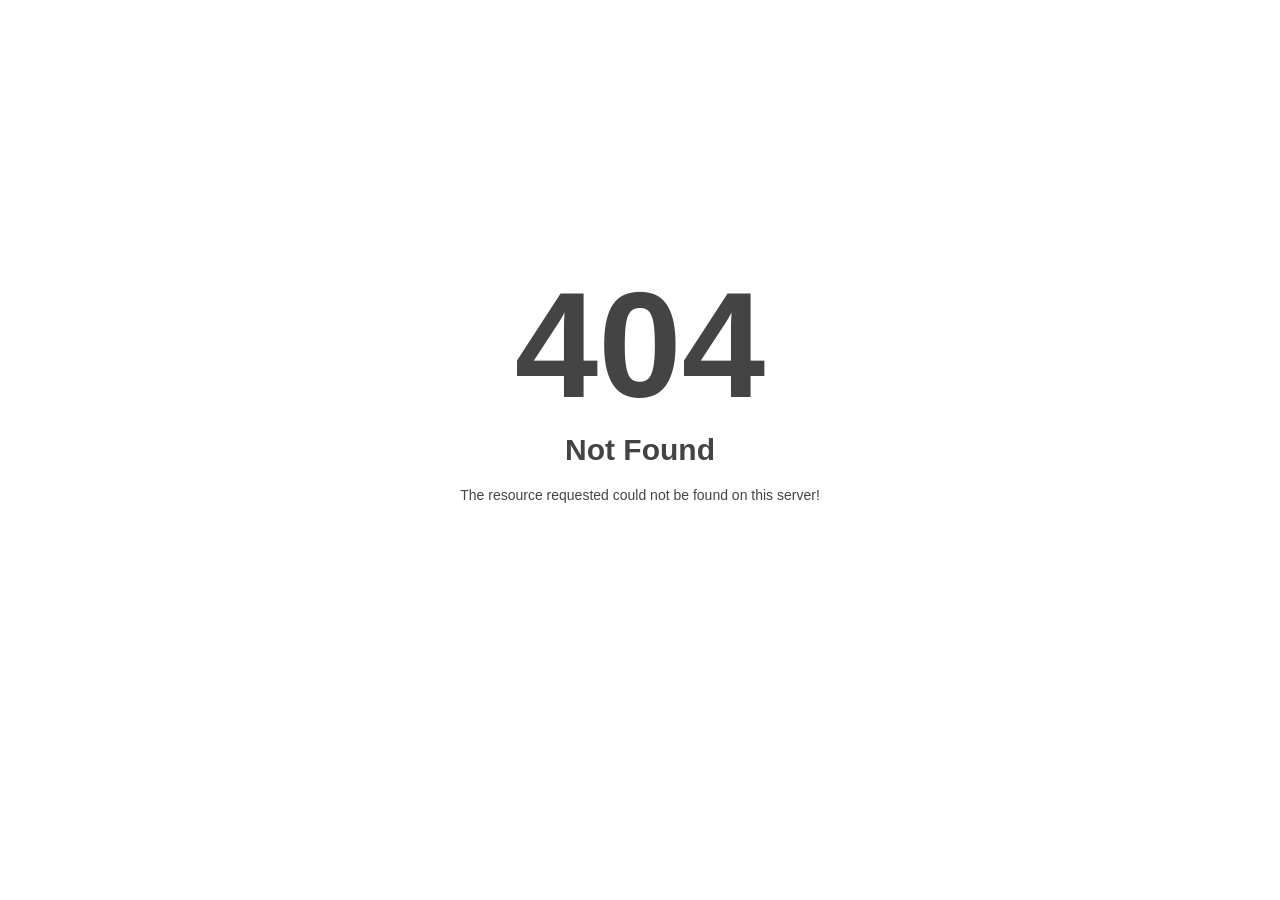
<file: assets/img/shape/star.html>
<!DOCTYPE html>
<html style="height:100%">
<head>
<meta name="viewport" content="width=device-width, initial-scale=1, shrink-to-fit=no" />
<title> 404 Not Found
</title><style>@media (prefers-color-scheme:dark){body{background-color:#000!important}}</style></head>
<body style="color: #444; margin:0;font: normal 14px/20px Arial, Helvetica, sans-serif; height:100%; background-color: #fff;">
<div style="height:auto; min-height:100%; ">     <div style="text-align: center; width:800px; margin-left: -400px; position:absolute; top: 30%; left:50%;">
        <h1 style="margin:0; font-size:150px; line-height:150px; font-weight:bold;">404</h1>
<h2 style="margin-top:20px;font-size: 30px;">Not Found
</h2>
<p>The resource requested could not be found on this server!</p>
</div></div></body></html>
</file>
<file: assets/css/nice-select.css>
.nice-select {
    -webkit-tap-highlight-color: transparent;
    background-color: #fff;
    border-radius: 5px; 
    border: 1px solid  #CCCCCC;
    box-sizing: border-box;
    clear: both;
    cursor: pointer;
    display: block;
    float: left;
    color: #6E6E6E; 
    font-family:  "Plus Jakarta Sans", system-ui;
    font-size: 16px;
    font-style: normal;
    font-weight: 400;
    line-height: 26.08px;  
    height: 57px;
    line-height: 40px;
    outline: none;
    padding: 8px 10px; 
    position: relative;
    text-align: left !important;
    -webkit-transition: all 0.2s ease-in-out;
    transition: all 0.2s ease-in-out;
    -webkit-user-select: none;
       -moz-user-select: none;
        -ms-user-select: none;
            user-select: none;
    white-space: nowrap;
    width: auto; }
    .nice-select:hover {
      border-color: #6E6E6E; }
    .nice-select:active, .nice-select.open, .nice-select:focus {
      border-color: #6E6E6E; }
    .nice-select:after {
      border-bottom: 2px solid #6E6E6E;
      border-right: 2px solid #6E6E6E;
      content: '';
      display: block;
      height: 5px;
      margin-top: -4px;
      pointer-events: none;
      position: absolute;
      right: 12px;
      top: 50%;
      -webkit-transform-origin: 66% 66%;
          -ms-transform-origin: 66% 66%;
              transform-origin: 66% 66%;
      -webkit-transform: rotate(45deg);
          -ms-transform: rotate(45deg);
              transform: rotate(45deg);
      -webkit-transition: all 0.15s ease-in-out;
      transition: all 0.15s ease-in-out;
      width: 5px; }
    .nice-select.open:after {
      -webkit-transform: rotate(-135deg);
          -ms-transform: rotate(-135deg);
              transform: rotate(-135deg); }
    .nice-select.open .list {
      opacity: 1;
      pointer-events: auto;
      -webkit-transform: scale(1) translateY(0);
          -ms-transform: scale(1) translateY(0);
              transform: scale(1) translateY(0); }
    .nice-select.disabled {
      border-color: #6E6E6E;
      color: #6E6E6E;
      pointer-events: none; }
      .nice-select.disabled:after {
        border-color: #6E6E6E; }
    .nice-select.wide {
      width: 100%; }
      .nice-select.wide .list {
        left: 0 !important;
        right: 0 !important; }
    .nice-select.right {
      float: right; }
      .nice-select.right .list {
        left: auto;
        right: 0; }
    .nice-select.small {
      font-size: 12px;
      height: 36px;
      line-height: 34px; }
      .nice-select.small:after {
        height: 4px;
        width: 4px; }
      .nice-select.small .option {
        line-height: 34px;
        min-height: 34px; }
    .nice-select .list {
      background-color: #fff;
      border-radius: 5px;
      box-shadow: 0 0 0 1px rgba(68, 68, 68, 0.11);
      box-sizing: border-box;
      margin-top: 4px;
      opacity: 0;
      overflow: hidden;
      padding: 0;
      pointer-events: none;
      position: absolute;
      top: 100%;
      left: 0;
      -webkit-transform-origin: 50% 0;
          -ms-transform-origin: 50% 0;
              transform-origin: 50% 0;
      -webkit-transform: scale(0.75) translateY(-21px);
          -ms-transform: scale(0.75) translateY(-21px);
              transform: scale(0.75) translateY(-21px);
      -webkit-transition: all 0.2s cubic-bezier(0.5, 0, 0, 1.25), opacity 0.15s ease-out;
      transition: all 0.2s cubic-bezier(0.5, 0, 0, 1.25), opacity 0.15s ease-out;
      z-index: 9; }
      .nice-select .list:hover .option:not(:hover) {
        background-color: transparent !important; }
    .nice-select .option {
      cursor: pointer;
      font-weight: 400;
      line-height: 40px;
      list-style: none;
      min-height: 40px;
      outline: none;
      padding-left: 18px;
      padding-right: 29px;
      text-align: left;
      -webkit-transition: all 0.2s;
      transition: all 0.2s; }
      .nice-select .option:hover, .nice-select .option.focus, .nice-select .option.selected.focus {
        background-color: #f6f6f6; }
      .nice-select .option.selected {
        font-weight: bold; }
      .nice-select .option.disabled {
        background-color: transparent;
        color: #999;
        cursor: default; }
  
  .no-csspointerevents .nice-select .list {
    display: none; }
  
  .no-csspointerevents .nice-select.open .list {
    display: block; }
</file>
<file: assets/css/main.css>
/*-----------------------------------------------------------------
Theme Name: Sosaiti
Author: scriptotheme
Author URI: https://themeforest.net/user/scriptotheme
Version: 1.0.0 
Description: Sosaiti- Smart Society Living <

-------------------------------------------------------------------
 CSS TABLE OF CONTENTS
-------------------------------------------------------------------

    01.Mixins
    02.Variables
    03.Typography
    04.Buttons 
    05.Gutter 
    06.Container 
    07.Animation 
    08.Helping 
    09.MeanMenu 
    10.Preloader
    11.Title 
    12.Common 
    13.Header
    14.Breadcumb
    15.Footer
    16.Intro 
    17.Brand 
    18.About
    19.Work Process 
    20.Advantage
    21.Wcu
    22.Counter
    23.Faq
    24.Testimonial
    25.Feature
    26.Pricing 
    27.Cta
    28.Blog
    29.Services
    30.Project 
    31.Team
    32.Team Extra
    33.Sidebar
    34.Contact
    35.Input
    36.Useed Technologies
------------------------------------------------------------------*/
/* 01.Mixins */
/* 02.Variables */
/*----------------------------------------------
    # All Variables here
----------------------------------------------*/
@import url("https://fonts.googleapis.com/css2?family=Rajdhani:wght@300;400;500;600;700&amp;display=swap");
@import url("https://fonts.googleapis.com/css2?family=Nunito:ital,wght@0,200..1000;1,200..1000&amp;display=swap");

:root {
  --body: #fff;
  --black: #000;
  --white: #fff;
  --theme: #0C5ADB;
  --theme2: #F9F3EF;
  --theme3: #FAF8FF;
  --title: #041424;
  --header: #282C32;
  --orange: #e78c45;
  --text: #858585;
  --text2: #cbcbcb;
  --border: #E6E6E6;
  --border-2: #F1F1F1;
  --border-3: #D8D8D8;
  --border-4: #E0E0E0;
  --border-5: #565656;
  --bg-1: #161921;
  --bg-2: #F6F7FF;
  --box-shadow: 0px 4px 25px 0px rgba(0, 0, 0, 0.06);
}

/* 03.Typography */
/* --------------------------------------------
    Template Default Fonts & Fonts Styles
 ---------------------------------------------- */
body {
  font-family: "Nunito", sans-serif;
  font-size: 16px;
  font-weight: normal;
  line-height: 28px;
  color: var(--text);
  background-color: var(--white);
  padding: 0;
  margin: 0;
  overflow-x: hidden;
}

ul {
  padding: 0;
  margin: 0;
  list-style: none;
}

button {
  border: none;
  background-color: transparent;
  padding: 0;
}

input:focus {
  color: var(--text);
  outline: none;
}

input::placeholder {
  color: #767771;
}

h1,
h2,
h3,
h4,
h5,
h6 {
  font-family: "Rajdhani", sans-serif;
  margin: 0px;
  padding: 0;
  color: var(--title);
  text-transform: capitalize;
  transition: all 0.4s ease-in-out;
}

h1 {
  font-size: 72px;
  font-weight: 700;
  line-height: 112%;
}

h2 {
  font-size: 48px;
  line-height: 117%;
  font-weight: 700;
}

@media (max-width: 767px) {
  h2 {
    font-size: 34px;
  }
}

@media (max-width: 575px) {
  h2 {
    font-size: 28px;
  }
}

h3 {
  font-size: 18px;
  font-weight: 700;
  line-height: 145%;
}

@media (max-width: 767px) {
  h3 {
    font-size: 16px;
  }
}

h4 {
  font-size: 20px;
  font-weight: 700;
  line-height: 130%;
}

h5 {
  font-size: 18px;
  font-weight: 700;
}

h6 {
  font-size: 16px;
  font-weight: 600;
  line-height: 145%;
}

a {
  text-decoration: none;
  outline: none !important;
  cursor: pointer;
  color: var(--title);
  transition: all 0.4s ease-in-out;
}

a:hover {
  color: var(--theme) !important;
}

p {
  margin: 0px;
  transition: all 0.4s ease-in-out;
}

span {
  margin: 0px;
  transition: all 0.4s ease-in-out;
}

.info-text-style {
  color: var(--white);
  font-family: "Rajdhani", sans-serif;
  font-size: 18px;
  font-style: normal;
  font-weight: 400;
  line-height: 35.04px;
}

.form-contl {
  position: relative;
  margin-top: 30px;
}

.form-contl input {
  position: relative;
  padding: 17px 20px;
  height: 60px;
  background: var(--theme2);
  width: 100%;
  border: 1px solid #6E6E6E;
  opacity: 0.8;
}

.form-contl input::placeholder {
  color: var(--white);
  font-family: "Nunito", sans-serif;
  font-size: 16px;
  font-style: normal;
  font-weight: 400;
  line-height: 26.08px;
}

.form-contl input.style2 {
  border: none;
}

.form-contl button {
  position: absolute;
  top: 0;
  right: 0;
  width: 60px;
  height: 60px;
  line-height: 60px;
  text-align: center;
  background: var(--theme);
  color: var(--white);
}

.form-contl button.style2 {
  background: transparent;
  color: var(--theme);
}

input.form-control,
textarea.form-control {
  outline: none;
  box-shadow: none;
  background-color: var(--white);
  border: 1px solid var(--border);
  padding: 17px 10px;
  font-size: 1rem;
  border-radius: 5px;
  -webkit-border-radius: 5px;
  -moz-border-radius: 5px;
  -ms-border-radius: 5px;
  -o-border-radius: 5px;
}

input.form-control:focus,
textarea.form-control:focus {
  background-color: var(--white);
  border: 1px solid var(--border);
  outline: none;
  box-shadow: none;
}

label {
  color: var(--title);
  font-family: "Rajdhani", sans-serif;
  font-size: 16px;
  font-style: normal;
  font-weight: 400;
  line-height: 35.04px;
}

.form-group {
  margin-bottom: var(--bs-gutter-x);
  position: relative;
}

.form-group>i {
  display: inline-block;
  position: absolute;
  right: 25px;
  top: 13px;
  font-size: 16px;
  color: var(--text);
}

.form-group>i.fa-envelope {
  padding-top: 1px;
}

/* Firefox */
input[type=number] {
  -moz-appearance: textfield;
}

input[type=checkbox] {
  visibility: hidden;
  opacity: 0;
  display: inline-block;
  vertical-align: middle;
  width: 0;
  height: 0;
  -webkit-border-radius: 10px;
  -moz-border-radius: 10px;
  border-radius: 10px;
}

input[type=checkbox]:checked~label:after {
  opacity: 1;
}

input[type=checkbox]~label {
  position: relative;
  padding-left: 30px;
  cursor: pointer;
  display: block;
  line-height: 30px;
}

input[type=checkbox]~label:before {
  content: "";
  position: absolute;
  left: 0px;
  top: 3.5px;
  background: var(--white);
  border: 1px solid var(--border-2);
  height: 20px;
  width: 20px;
  text-align: center;
  z-index: 9;
}

input[type=checkbox]~label:after {
  content: "";
  position: absolute;
  left: 6px;
  top: 9px;
  background: var(--theme);
  height: 8px;
  width: 8px;
  opacity: 0;
  -webkit-transition: 0.4s;
  -o-transition: 0.4s;
  -moz-transition: 0.4s;
  transition: 0.4s;
  z-index: 9;
}

input[type=checkbox].style2~label {
  color: #8B929C;
  padding-left: 23px;
  margin-bottom: -0.5em;
}

input[type=checkbox].style2~label:before {
  background-color: white;
  border: 1px solid #f7ccd7;
  height: 14px;
  width: 14px;
  line-height: 14px;
  -webkit-border-radius: 3px;
  -moz-border-radius: 3px;
  border-radius: 3px;
  top: 6px;
}

input[type=checkbox].style2:checked~label:before {
  color: var(--theme);
}

input[type=radio] {
  visibility: hidden;
  opacity: 0;
  display: inline-block;
  vertical-align: middle;
  width: 0;
  height: 0;
  display: none;
}

input[type=radio]~label {
  position: relative;
  padding-left: 30px;
  cursor: pointer;
  line-height: 1;
  display: inline-block;
  font-weight: 600;
  margin-bottom: 0;
}

input[type=radio]~label::before {
  content: "\f111";
  position: absolute;
  font-family: "Font Awesome 6 Pro";
  left: 0;
  top: -2px;
  width: 20px;
  height: 20px;
  padding-left: 0;
  font-size: 0.6em;
  line-height: 19px;
  text-align: center;
  border: 1px solid var(--theme);
  -webkit-border-radius: 100%;
  -moz-border-radius: 100%;
  border-radius: 100%;
  font-weight: 700;
  background: var(--white);
  color: transparent;
  -webkit-transition: all 0.2s ease;
  -o-transition: all 0.2s ease;
  -moz-transition: all 0.2s ease;
  transition: all 0.2s ease;
}

input[type=radio]:checked~label::before {
  border-color: var(--theme);
  background-color: var(--theme);
  color: var(--white);
}

/* 04.Buttons */
/*----------------------------------------------
    # Buttons style here
----------------------------------------------*/
.theme-btn {
  display: inline-block;
  position: relative;
  padding: 20px 36px;
  gap: 10px;
  color: var(--white);
  font-family: "Nunito", sans-serif;
  text-align: center;
  font-size: 16px;
  font-style: normal;
  font-weight: 600;
  line-height: normal;
  background: var(--theme);
  z-index: 1;
  line-height: 1;
  overflow: hidden;
  border: none;
  border-radius: 100px;
  transition: all 0.3s ease-in-out;
  -webkit-transition: all 0.3s ease-in-out;
  -moz-transition: all 0.3s ease-in-out;
  -ms-transition: all 0.3s ease-in-out;
  -o-transition: all 0.3s ease-in-out;
}

.theme-btn i,
.theme-btn svg {
  margin-left: 6px;
}

.theme-btn:before {
  transition-duration: 800ms;
  position: absolute;
  width: 210%;
  height: 290%;
  content: "";
  top: 162%;
  left: 50%;
  background: var(--title);
  -webkit-transform: translateX(-50%);
  transform: translateX(-50%) rotate(-8deg);
  border-radius: 80%;
  z-index: -1;
}

.theme-btn.style2 {
  display: inline-block;
  background: transparent;
  border: 1px solid #fff;
  color: var(--title);
}

.theme-btn.style2 i,
.theme-btn.style2 svg {
  margin-left: 6px;
}

.theme-btn.style2:before {
  transition-duration: 800ms;
  background: var(--theme);
}

.theme-btn.style2 svg path,
.theme-btn.style2 svg rect {
  fill: var(--body);
  transition: all 0.4s;
  -webkit-transition: all 0.4s;
  -moz-transition: all 0.4s;
  -ms-transition: all 0.4s;
  -o-transition: all 0.4s;
}

.theme-btn.style2:hover svg path,
.theme-btn.style2:hover svg rect {
  fill: var(--white);
}

.theme-btn.style3 {
  display: flex;
  align-items: center;
  justify-content: space-between;
  background: transparent !important;
  border: 1px solid var(--white);
  color: var(--white);
}

.theme-btn.style3 i,
.theme-btn.style3 svg {
  margin-left: 6px;
  color: var(--white);
}

.theme-btn.style3:before {
  transition-duration: 800ms;
  background: var(--theme);
}

.theme-btn.style3 svg path,
.theme-btn.style3 svg rect {
  fill: var(--white);
  transition: all 0.4s;
  -webkit-transition: all 0.4s;
  -moz-transition: all 0.4s;
  -ms-transition: all 0.4s;
  -o-transition: all 0.4s;
}

.theme-btn.style3:hover svg path,
.theme-btn.style3:hover svg rect {
  fill: var(--white);
}

.theme-btn.style4 {
  display: flex;
  align-items: center;
  justify-content: space-between;
  background: var(--theme);
  color: var(--white);
  border: 1px solid var(--border-4);
}

.theme-btn.style4:before {
  transition-duration: 800ms;
  background: var(--title);
  color: var(--white);
}

.theme-btn.style4 svg path,
.theme-btn.style4 svg rect {
  fill: var(--title);
  transition: all 0.4s;
  -webkit-transition: all 0.4s;
  -moz-transition: all 0.4s;
  -ms-transition: all 0.4s;
  -o-transition: all 0.4s;
}

.theme-btn.style4:hover {
  color: var(--white) !important;
}

.theme-btn.style4:hover svg path,
.theme-btn.style4:hover svg rect {
  fill: var(--white);
}

.theme-btn.style5 {
  display: flex;
  align-items: center;
  justify-content: space-between;
  background: var(--title) !important;
  border: 1px solid var(--white);
  color: var(--white);
}

.theme-btn.style5 i,
.theme-btn.style5 svg {
  margin-left: 6px;
  color: var(--white);
}

.theme-btn.style5:before {
  transition-duration: 800ms;
  background: var(--theme);
}

.theme-btn.style5 svg path,
.theme-btn.style5 svg rect {
  fill: var(--white);
  transition: all 0.4s;
  -webkit-transition: all 0.4s;
  -moz-transition: all 0.4s;
  -ms-transition: all 0.4s;
  -o-transition: all 0.4s;
}

.theme-btn.style5:hover svg path,
.theme-btn.style5:hover svg rect {
  fill: var(--white);
}

.theme-btn:hover {
  color: var(--white) !important;
}

.theme-btn:hover:before {
  top: -96%;
}

.slider-arrow-btn {
  display: flex;
  gap: 15px;
}

.slider-arrow.style1 {
  display: inline-block;
  width: 56px;
  height: 56px;
  line-height: 56px;
  text-align: center;
  background: var(--theme);
  color: var(--white);
  margin-top: -0.4em;
  box-shadow: 0px 10px 30px 0px rgba(52, 55, 170, 0.15);
  border-radius: 50%;
  -webkit-border-radius: 50%;
  -moz-border-radius: 50%;
  -ms-border-radius: 50%;
  -o-border-radius: 50%;
  transition: all 0.4s ease-in-out;
}

.slider-arrow.style1:hover {
  background: var(--white);
  color: var(--theme);
  box-shadow: 0px 10px 30px 0px rgba(52, 55, 170, 0.15);
}

.slider-arrow.style1.style2 {
  background: var(--theme2);
  color: var(--title);
}

.slider-arrow.style1.style2:hover {
  background: var(--theme);
  color: var(--white);
}

.link-btn.style1 {
  color: var(--title);
  font-family: "Nunito", sans-serif;
  font-size: 16px;
  font-style: normal;
  font-weight: 400;
  line-height: 28px;
}

.link-btn.style1 i,
.link-btn.style1 svg {
  margin-left: 0px;
}

.link-btn.style3 {
  display: inline-block;
  background: var(--theme);
  color: var(--title);
  font-family: "Nunito", sans-serif;
  font-size: 16px;
  font-style: normal;
  font-weight: 400;
  line-height: 28px;
  width: 40px;
  height: 40px;
  line-height: 40px;
  text-align: center;
}

.link-btn.style3 i path,
.link-btn.style3 svg path {
  fill: var(--white);
}

/* 05.Gutter */
/*----------------------------------------------
    # Gutter  style here
----------------------------------------------*/
@media (min-width: 1600px) {
  .gx-25 {
    --bs-gutter-x: 25px;
  }

  .gx-30 {
    --bs-gutter-x: 30px;
  }

  .gx-40 {
    --bs-gutter-x: 40px;
  }

  .gx-60 {
    --bs-gutter-x: 60px;
  }

  .gx-80 {
    --bs-gutter-x: 80px;
  }

  .gx-95 {
    --bs-gutter-x: 95px;
  }

  .gx-100 {
    --bs-gutter-x: 100px;
  }

  .gx-114 {
    --bs-gutter-x: 114px;
  }

  .gx-85 {
    --bs-gutter-x: 85px;
  }

  .gx-134 {
    --bs-gutter-x: 134px;
  }

  .gx-165 {
    --bs-gutter-x: 165px;
  }
}

.gy-30 {
  --bs-gutter-y: 30px;
}

.gx-0 {
  --bs-gutter-x: 0px;
}

/* 06.Container */
/*----------------------------------------------
    # Container  style here
----------------------------------------------*/
@media (min-width: 550px) {
  .header-1 .container {
    max-width: 1620px;
  }

  .header-2 .container,
  .header-3 .container {
    max-width: 1620px;
  }

  .intro-container-wrapper.style1 .container {
    max-width: 1820px;
  }

  .intro-wrapper.style1 .container {
    max-width: 1450px;
  }

  .brand-slider-container-wrapper.style1 .container {
    max-width: 1450px;
  }

  .brand-slider-container-wrapper.style2 .container {
    max-width: 1450px;
  }

  .work-process-container-wrapper.style1 .container {
    max-width: 1440px;
  }

  .advantage-container-wrapper.style1 .container {
    max-width: 1820px;
  }

  .advantage-wrapper.style1 .container {
    max-width: 1200px;
  }

  .counter-container-wrapper.style1 .container {
    max-width: 1820px;
  }

  .counter-wrapper.style1 .container {
    max-width: 1450px;
  }

  .testimonial-container-wrapper.style1>.container {
    max-width: 1820px;
  }

  .testimonial-container-wrapper.style2>.container {
    max-width: 1820px;
  }

  .cta-container-wrapper.style1>.container {
    max-width: 1820px;
  }

  .wcu-container-wrapper.style2>.container {
    max-width: 1820px;
  }

  .about-container-wrapper.style2 .container {
    max-width: 1820px;
  }

  .about-wrapper.style2 .container {
    max-width: 1450px;
  }

  .project-container-wrapper.style2 .container {
    max-width: 1790px;
  }

  .project-details-container-wrapper .container {
    max-width: 1440px;
  }

  .team-page-container-wrapper .container {
    max-width: 1330px;
  }

  .footer-widgets-wrapper.style1 .container {
    max-width: 1580px;
  }

  .footer-bottom.style1 .container {
    max-width: 1580px;
  }

  .service-details-container-wrapper .container {
    max-width: 1440px;
  }
}

/* 07.Animation */
/*----------------------------------------------
    # All Animation style here
----------------------------------------------*/
@-webkit-keyframes rippleOne {
  70% {
    -webkit-box-shadow: 0 0 0 40px rgba(244, 68, 56, 0);
    box-shadow: 0 0 0 40px rgba(244, 68, 56, 0);
  }

  100% {
    -webkit-box-shadow: 0 0 0 0 rgba(244, 68, 56, 0);
    box-shadow: 0 0 0 0 rgba(244, 68, 56, 0);
  }
}

@keyframes rippleOne {
  70% {
    -webkit-box-shadow: 0 0 0 40px rgba(244, 68, 56, 0);
    box-shadow: 0 0 0 40px rgba(244, 68, 56, 0);
  }

  100% {
    -webkit-box-shadow: 0 0 0 0 rgba(244, 68, 56, 0);
    box-shadow: 0 0 0 0 rgba(244, 68, 56, 0);
  }
}

.ripple-effect {
  display: inline-block;
  width: 60px;
  height: 60px;
  line-height: 60px;
  text-align: center;
  background-color: #F3E7E0;
  border: 1px solid var(--white);
  border-radius: 50%;
  -webkit-box-shadow: 0 0 0 0 rgb(255, 238, 211);
  box-shadow: 0 0 0 0 rgb(255, 217, 196);
  animation: rippleOne 2s infinite;
}

.ripple-effect .playerImg {
  width: 19px;
  height: 24px;
}

/*img-animation**********************/
.img-custom-anim-right {
  animation: img-anim-right 1.3s forwards cubic-bezier(0.645, 0.045, 0.355, 1) 0.4s;
  opacity: 0;
}

@keyframes img-anim-right {
  0% {
    transform: translateX(5%);
    clip-path: inset(0 0 0 100%);
    opacity: 0;
  }

  100% {
    transform: translateX(0);
    clip-path: inset(0 0 0 0);
    opacity: 1;
  }
}

.img-custom-anim-left {
  animation: img-anim-left 1.3s forwards cubic-bezier(0.645, 0.045, 0.355, 1) 0.4s;
  opacity: 0;
}

@keyframes img-anim-left {
  0% {
    transform: translateX(-5%);
    clip-path: inset(0 100% 0 0);
    opacity: 0;
  }

  100% {
    transform: translateX(0);
    clip-path: inset(0 0 0 0);
    opacity: 1;
  }
}

.img-custom-anim-top {
  animation: img-anim-top 1.3s forwards cubic-bezier(0.645, 0.045, 0.355, 1);
  opacity: 0;
}

@keyframes img-anim-top {
  0% {
    transform: translateY(-5%);
    clip-path: inset(0 0 100% 0);
    opacity: 0;
  }

  100% {
    transform: translateY(0);
    clip-path: inset(0 0 0 0);
    opacity: 1;
  }
}

@keyframes up-down {
  0% {
    transform: translateY(10px);
  }

  100% {
    transform: translateY(-10px);
  }
}

@-webkit-keyframes spinner {
  to {
    -webkit-transform: rotateZ(360deg);
    transform: rotateZ(360deg);
  }
}

@keyframes spinner {
  to {
    -webkit-transform: rotateZ(360deg);
    transform: rotateZ(360deg);
  }
}

@-webkit-keyframes letters-loading {

  0%,
  75%,
  100% {
    opacity: 0;
    transform: rotateY(-90deg);
  }

  25%,
  50% {
    opacity: 1;
    transform: rotateY(0deg);
  }
}

@keyframes letters-loading {

  0%,
  75%,
  100% {
    opacity: 0;
    transform: rotateY(-90deg);
  }

  25%,
  50% {
    opacity: 1;
    transform: rotateY(0deg);
  }
}

@keyframes loaderspin {
  0% {
    transform: translate(-50%, -50%) rotate(0deg);
  }

  100% {
    transform: translate(-50%, -50%) rotate(360deg);
  }
}

@keyframes tpswing {
  0% {
    -webkit-transform: rotate(20deg);
    -ms-transform: rotate(20deg);
    transform: rotate(20deg);
  }

  100% {
    -webkit-transform: rotate(0deg);
    -ms-transform: rotate(0deg);
    transform: rotate(0deg);
  }
}

@keyframes width {
  0% {
    width: 0%;
  }

  100% {
    width: 100%;
  }
}

@-webkit-keyframes width {
  0% {
    width: 0%;
  }

  100% {
    width: 100%;
  }
}

@-webkit-keyframes loaderspin {
  0% {
    transform: translate(-50%, -50%) rotate(0deg);
  }

  100% {
    transform: translate(-50%, -50%) rotate(360deg);
  }
}

@keyframes loaderpulse {
  0% {
    transform: scale(1);
  }

  100% {
    transform: scale(1.2);
  }
}

@keyframes rounded {
  50% {
    transform: rotate(20deg);
  }
}

.cir36 {
  animation: cir36 20s linear infinite;
  -webkit-animation: cir36 20s linear infinite;
}

@keyframes cir36 {
  100% {
    transform: rotate(360deg);
  }
}

.float-bob-y {
  -webkit-animation-name: float-bob-y;
  animation-name: float-bob-y;
  -webkit-animation-duration: 3s;
  animation-duration: 3s;
  -webkit-animation-iteration-count: infinite;
  animation-iteration-count: infinite;
  -webkit-animation-timing-function: linear;
  animation-timing-function: linear;
}

@-webkit-keyframes float-bob-y {
  0% {
    -webkit-transform: translateY(-30px);
    transform: translateY(-30px);
  }

  50% {
    -webkit-transform: translateY(-10px);
    transform: translateY(-10px);
  }

  100% {
    -webkit-transform: translateY(-30px);
    transform: translateY(-30px);
  }
}

@keyframes float-bob-y {
  0% {
    -webkit-transform: translateY(-30px);
    transform: translateY(-30px);
  }

  50% {
    -webkit-transform: translateY(-10px);
    transform: translateY(-10px);
  }

  100% {
    -webkit-transform: translateY(-30px);
    transform: translateY(-30px);
  }
}

.float-bob-x {
  -webkit-animation-name: float-bob-x;
  animation-name: float-bob-x;
  -webkit-animation-duration: 3s;
  animation-duration: 3s;
  -webkit-animation-iteration-count: infinite;
  animation-iteration-count: infinite;
  -webkit-animation-timing-function: linear;
  animation-timing-function: linear;
}

@-webkit-keyframes float-bob-x {
  0% {
    -webkit-transform: translateX(0px);
    transform: translateX(30px);
  }

  50% {
    -webkit-transform: translateX(10px);
    transform: translateX(10px);
  }

  100% {
    -webkit-transform: translateX(30px);
    transform: translateX(30px);
  }
}

@keyframes float-bob-x {
  0% {
    -webkit-transform: translateX(30px);
    transform: translateX(30px);
  }

  50% {
    -webkit-transform: translateX(10px);
    transform: translateX(10px);
  }

  100% {
    -webkit-transform: translateX(30px);
    transform: translateX(30px);
  }
}

@keyframes bounce-x {
  0% {
    -webkit-transform: translateX(0);
    transform: translateX(0);
  }

  50% {
    -webkit-transform: translateX(30px);
    transform: translateX(30px);
  }

  100% {
    -webkit-transform: translateX(0);
    transform: translateX(0);
  }
}

.bounce-x {
  -webkit-animation: bounce-x 7s infinite linear;
  animation: bounce-x 7s infinite linear;
}

@keyframes criss-cross-left {
  0% {
    left: -20px;
  }

  50% {
    left: 50%;
    width: 20px;
    height: 20px;
  }

  100% {
    left: 50%;
    width: 375px;
    height: 375px;
  }
}

@keyframes criss-cross-right {
  0% {
    right: -20px;
  }

  50% {
    right: 50%;
    width: 20px;
    height: 20px;
  }

  100% {
    right: 50%;
    width: 375px;
    height: 375px;
  }
}

@keyframes rotated2 {
  0% {
    transform: rotate(0);
  }

  100% {
    transform: rotate(-360deg);
  }
}

@keyframes wave {
  0% {
    transform: translateX(0);
  }

  50% {
    transform: translateX(-25%);
  }

  100% {
    transform: translateX(-50%);
  }
}

@keyframes animate-positive {
  0% {
    width: 0;
  }

  100% {
    width: var(--progress-width);
  }
}

.reveal {
  position: relative;
  display: -ms-inline-flexbox;
  visibility: hidden;
  overflow: hidden;
}

.reveal img {
  height: 100%;
  width: 100%;
  display: inline-block;
  -o-object-fit: cover;
  object-fit: cover;
  transform-origin: left;
}

.image-anime {
  position: relative;
  overflow: hidden;
}

.image-anime:after {
  content: "";
  position: absolute;
  width: 200%;
  height: 0%;
  left: 50%;
  top: 50%;
  background-color: rgba(255, 255, 255, 0.3);
  transform: translate(-50%, -50%) rotate(-45deg);
  z-index: 1;
}

.image-anime:hover:after {
  height: 250%;
  transition: all 600ms linear;
  background-color: transparent;
}

/*------------------- 3.10. Animation -------------------*/
.ripple-animation,
.play-btn:after,
.play-btn:before {
  animation-duration: var(--ripple-ani-duration);
  animation-timing-function: ease-in-out;
  animation-iteration-count: infinite;
  animation-name: ripple;
}

@keyframes ripple {
  0% {
    transform: scale(1);
    opacity: 0;
  }

  30% {
    opacity: 0.4;
  }

  100% {
    transform: scale(1.8);
    opacity: 0;
  }
}

@keyframes ripple2 {
  0% {
    transform: scale(1);
    opacity: 0;
  }

  30% {
    opacity: 0.4;
  }

  100% {
    transform: scale(2.8);
    opacity: 0;
  }
}

.wave-anim {
  width: 105px;
  height: 69px;
  background-repeat: repeat;
  background-size: auto;
  animation: wave 70s linear infinite;
}

@keyframes wave {
  0% {
    background-position: top left;
  }

  100% {
    background-position: top left -2000px;
  }
}

.fancy-animation {
  animation: morph 8s ease-in-out infinite;
}

@keyframes morph {
  0% {
    border-radius: 60% 40% 30% 70%/60% 30% 70% 40%;
  }

  50% {
    border-radius: 30% 60% 70% 40%/50% 60% 30% 60%;
  }

  100% {
    border-radius: 60% 40% 30% 70%/60% 30% 70% 40%;
  }
}

.movingX {
  animation: movingX 8s linear infinite;
}

@keyframes movingX {
  0% {
    transform: translateX(0);
  }

  50% {
    transform: translateX(50px);
  }

  100% {
    transform: translateX(0);
  }
}

.movingCar {
  animation: movingCar 25s linear infinite;
}

@keyframes movingCar {
  0% {
    transform: translateX(0) rotateY(0deg);
  }

  50% {
    transform: translateX(calc(-100vw + 108%));
  }

  51% {
    transform: translateX(calc(-100vw + 108%)) rotateY(180deg);
  }

  100% {
    transform: translateX(0) rotateY(180deg);
  }
}

.moving {
  animation: moving 8s linear infinite;
}

@keyframes moving {
  0% {
    transform: translateX(0);
  }

  50% {
    transform: translateX(-50px);
  }

  100% {
    transform: translateX(0);
  }
}

.moving2 {
  animation: moving2 8s linear infinite;
}

@keyframes moving2 {
  0% {
    transform: translateX(0);
  }

  50% {
    transform: translateX(100%);
  }

  100% {
    transform: translateX(0);
  }
}

.moving3 {
  animation: moving3 8s linear infinite;
}

@keyframes moving3 {
  0% {
    transform: translateX(0);
  }

  50% {
    transform: translateX(10px);
  }

  100% {
    transform: translateX(0);
  }
}

.jump {
  animation: jumpAni 7s linear infinite;
}

@keyframes jumpAni {
  0% {
    transform: translateY(0);
  }

  40% {
    transform: translateY(-30px);
  }

  100% {
    transform: translateY(0);
  }
}

.jump-reverse {
  animation: jumpReverseAni 7s linear infinite;
}

@keyframes jumpReverseAni {
  0% {
    transform: translateY(0);
  }

  50% {
    transform: translateY(30px);
  }

  100% {
    transform: translateY(0);
  }
}

.spin {
  animation: spin 10s linear infinite;
}

@keyframes spin {
  0% {
    transform: rotate(0);
  }

  100% {
    transform: rotate(360deg);
  }
}

.bg-color-ani,
.color-animate {
  animation: bgColor 6s linear infinite;
}

@keyframes bgColor {
  0% {
    background-color: #F2BA4C;
  }

  25% {
    background-color: #81F24C;
  }

  50% {
    background-color: #41F27D;
  }

  75% {
    background-color: #0500FF;
  }

  100% {
    background-color: #F2BA4C;
  }
}

@keyframes animate-positive {
  0% {
    width: 0;
  }
}

.fadein,
.scalein,
.slidetopleft,
.slidebottomright,
.slideinleft,
.slideinright,
.slideindown,
.slideinup,
.rollinleft,
.rollinright {
  opacity: 0;
  animation-fill-mode: forwards;
  animation-iteration-count: 1;
  animation-duration: 1.3s;
  animation-delay: 0.3s;
  animation-name: var(--animation-name);
}

.swiper-slide-active .fadein {
  --animation-name: fadein;
}

.swiper-slide-active .scalein {
  --animation-name: scalein;
}

.swiper-slide-active .slidetopleft {
  --animation-name: slidetopleft;
}

.swiper-slide-active .slidebottomright {
  --animation-name: slidebottomright;
}

.swiper-slide-active .slideinleft {
  --animation-name: slideinleft;
}

.swiper-slide-active .slideinright {
  --animation-name: slideinright;
}

.swiper-slide-active .slideinup {
  --animation-name: slideinup;
}

.swiper-slide-active .slideindown {
  --animation-name: slideindown;
}

.swiper-slide-active .rollinleft {
  --animation-name: rollinleft;
}

.swiper-slide-active .rollinright {
  --animation-name: rollinright;
}

@keyframes fadein {
  0% {
    opacity: 0;
  }

  100% {
    opacity: 1;
  }
}

@keyframes scalein {
  0% {
    transform: scale(1);
  }

  100% {
    transform: scale(1.3);
  }
}

@keyframes slideinup {
  0% {
    opacity: 0;
    transform: translateY(100px);
  }

  100% {
    opacity: 1;
    transform: translateY(0);
  }
}

@keyframes slideinright {
  0% {
    opacity: 0;
    transform: translateX(180px);
  }

  100% {
    opacity: 1;
    transform: translateX(0);
  }
}

@keyframes slideindown {
  0% {
    opacity: 0;
    transform: translateY(-100px);
  }

  100% {
    opacity: 1;
    transform: translateY(0);
  }
}

@keyframes slideinleft {
  0% {
    opacity: 0;
    transform: translateX(-100px);
  }

  100% {
    opacity: 1;
    transform: translateX(0);
  }
}

@keyframes slidebottomright {
  0% {
    opacity: 0;
    transform: translateX(120px) translateY(120px);
  }

  100% {
    opacity: 1;
    transform: translateX(0) translateY(0);
  }
}

@keyframes slidetopleft {
  0% {
    opacity: 0;
    transform: translateX(-100px) translateY(-100px);
  }

  100% {
    opacity: 1;
    transform: translateX(0) translateY(0);
  }
}

.spin2 {
  animation: spin2 10s linear infinite;
}

@keyframes spin2 {
  0% {
    transform: rotate(0);
  }

  100% {
    transform: rotate(-360deg);
  }
}

/*animation bubble****************/
.animation-bubble {
  width: 100%;
  position: absolute;
  top: 0;
  left: 0;
  height: 100%;
  overflow: hidden;
  z-index: 1;
  pointer-events: none;
}

.animation-bubble div[class^=bubble-] {
  height: 1px;
  width: 1px;
  position: absolute;
  background: url(../img/shape/star.html) no-repeat center center;
  background-size: cover;
  border-radius: 50%;
  transform: translateX(-50%);
  pointer-events: none;
}

@media (max-width: 1024px) {
  .animation-bubble> :nth-child(even) {
    display: none;
  }
}

.bubble-1 {
  bottom: -5px;
  left: 68%;
  animation: bubble-animation 4.5s infinite ease-in -6.57s;
}

.bubble-2 {
  bottom: -71px;
  left: 97%;
  animation: bubble-animation 4.5s infinite ease-in -5.07s;
}

.bubble-3 {
  bottom: -71px;
  left: 43%;
  animation: bubble-animation 4.5s infinite ease-in -6.73s;
}

.bubble-4 {
  bottom: -3.8px;
  left: 82%;
  animation: bubble-animation 4.5s infinite ease-in -4.04s;
}

.bubble-5 {
  bottom: -73.4px;
  left: 29%;
  animation: bubble-animation 4.5s infinite ease-in -3.11s;
}

.bubble-6 {
  bottom: -71px;
  left: 41%;
  animation: bubble-animation 4.5s infinite ease-in -5.95s;
}

.bubble-7 {
  bottom: -79.4px;
  left: 14%;
  animation: bubble-animation 4.5s infinite ease-in -3.68s;
}

.bubble-8 {
  bottom: -115.4px;
  left: 90%;
  animation: bubble-animation 4.5s infinite ease-in -3.89s;
}

.bubble-9 {
  bottom: -44.6px;
  left: 33%;
  animation: bubble-animation 4.5s infinite ease-in -1.09s;
}

.bubble-10 {
  bottom: -6.2px;
  left: 59%;
  animation: bubble-animation 4.5s infinite ease-in -0.96s;
}

@keyframes bubble-animation {
  0% {
    transform: translate3d(-50%, 0, 0);
    height: 1px;
    width: 1px;
  }

  100% {
    transform: translate3d(-50%, -280px, 0);
    height: 30px;
    width: 30px;
  }
}

@keyframes toTopFromBottom {
  49% {
    transform: translateY(-100%);
  }

  50% {
    opacity: 0;
    transform: translateY(100%);
  }

  51% {
    opacity: 1;
  }
}

@keyframes icon-anim {
  0% {
    top: 26px;
    right: 90px;
  }

  25% {
    top: 86px;
    right: 110px;
  }

  100% {
    top: 26px;
    right: 90px;
  }
}

.img-shine {
  position: relative;
}

.img-shine:after {
  position: absolute;
  top: 0;
  left: -75%;
  z-index: 2;
  display: block;
  content: "";
  width: 50%;
  height: 100%;
  background: linear-gradient(to right, rgba(255, 255, 255, 0) 0%, rgba(255, 255, 255, 0.3) 100%);
  transform: skewX(-20deg);
}

.img-shine:hover:after {
  animation: imgShine 1s;
}

@keyframes imgShine {
  100% {
    left: 125%;
  }
}

/* 08.Helping */
/*----------------------------------------------
    # Helping  style here
----------------------------------------------*/
::-webkit-scrollbar {
  width: 8px;
  height: 4px;
}

/* Track */
::-webkit-scrollbar-track {
  box-shadow: inset 0 0 5px var(--orange);
}

/* Handle */
::-webkit-scrollbar-thumb {
  background: var(--orange);
  border-radius: 5px;
  -webkit-border-radius: 5px;
  -moz-border-radius: 5px;
  -ms-border-radius: 5px;
  -o-border-radius: 5px;
}

.fix {
  overflow: hidden;
}

.ralt {
  position: relative;
}

.ripple {
  position: relative;
}

.ripple::before,
.ripple::after {
  position: absolute;
  left: 50%;
  top: 50%;
  width: 60px;
  height: 60px;
  -webkit-transform: translateX(-50%) translateY(-50%);
  transform: translateX(-50%) translateY(-50%);
  border-radius: 50%;
  box-shadow: 0 0 0 0 rgba(56, 75, 255, 0.5);
  -webkit-animation: rippleOne 3s infinite;
  animation: rippleOne 3s infinite;
}

.ripple::before {
  -webkit-animation-delay: 0.9s;
  animation-delay: 0.9s;
  content: "";
  position: absolute;
  right: 0;
  bottom: 0;
}

.ripple::after {
  -webkit-animation-delay: 0.6s;
  animation-delay: 0.6s;
  content: "";
  position: absolute;
  right: 0;
  bottom: 0;
}

.mega-hover {
  position: relative;
  overflow: hidden;
  z-index: 2;
}

.mega-hover:after,
.mega-hover:before {
  content: "";
  position: absolute;
  pointer-events: none;
  opacity: 1;
  z-index: -1;
}

.mega-hover:before {
  top: 0;
  right: 51%;
  bottom: 0;
  left: 50%;
  background: rgba(255, 255, 255, 0.2);
}

.mega-hover:after {
  top: 50%;
  right: 0;
  bottom: 50%;
  left: 0;
  background: rgba(245, 255, 255, 0.3);
}

.mega-hover:hover:before {
  left: 0;
  right: 0;
  opacity: 0;
  -webkit-transition: all 900ms linear;
  transition: all 900ms linear;
}

.mega-hover:hover:after {
  top: 0;
  bottom: 0;
  opacity: 0;
  -webkit-transition: all 900ms linear;
  transition: all 900ms linear;
}

@media (max-width: 767px) {
  br {
    display: none;
  }
}

/* background */
.bg-cover {
  background-repeat: no-repeat;
  background-size: cover;
  position: relative;
  background-position: center;
}

.bg-cover-2 {
  background-repeat: no-repeat;
  background-size: cover;
  position: relative;
  background-position: center;
  width: 100%;
  height: 100%;
}

.page-nav-wrap ul li {
  display: inline-block;
  text-align: center;
}

.page-nav-wrap ul li .page-numbers {
  display: inline-block;
  width: 50px;
  height: 50px;
  line-height: 50px;
  background: transparent;
  font-weight: 600;
  transition: all 0.3s ease-in-out;
  margin: 0 2px;
  border: 1px solid #E3E3E3;
  color: var(--title);
}

.page-nav-wrap ul li .page-numbers.current {
  background-color: var(--theme);
  color: var(--white);
}

@media (max-width: 767px) {
  .page-nav-wrap ul li .page-numbers {
    margin-top: 10px;
    width: 50px;
    height: 50px;
    line-height: 50px;
    font-size: 14px;
  }
}

.page-nav-wrap ul li .page-numbers i {
  margin-top: 2px;
}

.page-nav-wrap ul li .page-numbers.icon {
  border: none;
  background-color: transparent;
  color: var(--theme);
}

.page-nav-wrap ul li .page-numbers.icon:hover {
  border: none;
  background-color: transparent;
  color: var(--theme);
}

.page-nav-wrap ul li .page-numbers:hover {
  background-color: var(--theme);
  color: var(--white) !important;
  border: 1px solid transparent;
}

.box-shadow {
  box-shadow: 0px 4px 40px 0px rgba(0, 0, 0, 0.06);
}

.pt-100 {
  padding-top: 100px;
}

@media (max-width: 991px) {
  .pt-100 {
    padding-top: 80px;
  }
}

.pt-110 {
  padding-top: 110px;
}

@media (max-width: 991px) {
  .pt-110 {
    padding-top: 80px;
  }
}

.pb-100 {
  padding-bottom: 100px;
}

@media (max-width: 991px) {
  .pb-100 {
    padding-bottom: 80px;
  }
}

.pb-110 {
  padding-bottom: 110px;
}

@media (max-width: 991px) {
  .pb-110 {
    padding-bottom: 80px;
  }
}

.pb-30 {
  padding-bottom: 30px;
}

.pt-30 {
  padding-top: 30px;
}

.margin-top-10 {
  margin-top: -10px;
}

.margin-top-5 {
  margin-top: -5px;
}

.margin-top-60 {
  margin-top: -65px;
}

@media (max-width: 1399px) {
  .margin-top-60 {
    margin-top: -25px;
  }
}

@media (max-width: 1199px) {
  .margin-top-60 {
    margin-top: -27px;
  }
}

@media (max-width: 991px) {
  .margin-top-60 {
    margin-top: -75px;
  }
}

@media (max-width: 767px) {
  .margin-top-60 {
    margin-top: -65px;
  }
}

.margin-top-8 {
  margin-top: -10px;
}

.mt-n30 {
  margin-top: -30px !important;
}

.mt-n50 {
  margin-top: -50px !important;
}

.mt-10 {
  margin-top: 10px;
}

.mt-15 {
  margin-top: 15px;
}

.mr-7 {
  margin-right: 7px;
}

.mb-20 {
  margin-bottom: 20px;
}

.mr-44 {
  margin-right: 44px;
}

.mb-40 {
  margin-bottom: 40px;
}

@media (max-width: 767px) {
  .mb-40 {
    margin-bottom: 35px;
  }
}

@media (max-width: 575px) {
  .mb-40 {
    margin-bottom: 25px;
  }
}

.ml-50 {
  margin-left: 50px;
}

@media (max-width: 1199px) {
  .ml-50 {
    margin-left: 0;
  }
}

.mt-n10 {
  margin-top: -10px;
}

.mt-n5 {
  margin-top: -5px;
}

.mt-10 {
  margin-top: 10px;
}

.mt-15 {
  margin-top: 15px;
}

.mt-25 {
  margin-top: 25px;
}

.mt-40 {
  margin-top: 40px;
}

.mt-60 {
  margin-top: 60px;
}

.mt-90 {
  margin-top: 90px;
}

.mb-20 {
  margin-bottom: 20px;
}

.mb-30 {
  margin-bottom: 30px;
}

.mb-40 {
  margin-bottom: 40px;
}

.mb-50 {
  margin-bottom: 50px;
}

.mb-55 {
  margin-bottom: 55px;
}

.mb-60 {
  margin-bottom: 60px;
}

@media (max-width: 767px) {
  .mb-60 {
    margin-bottom: 40px;
  }
}

@media (max-width: 575px) {
  .mb-60 {
    margin-bottom: 30px;
  }
}

.mb-70 {
  margin-bottom: 70px;
}

.mb-80 {
  margin-bottom: 80px;
}

.mb-90 {
  margin-bottom: 90px;
}

.mb-100 {
  margin-bottom: 100px;
}

@media (min-width: 992px) {
  .mb-md-100 {
    margin-bottom: 100px;
  }
}

.pb-262 {
  padding-bottom: 262px !important;
}

@media (max-width: 767px) {
  .pb-262 {
    padding-bottom: 80px !important;
  }
}

.mxw-345 {
  max-width: 345px;
}

.mxw-410 {
  max-width: 410px;
}

.mxw-440 {
  max-width: 440px;
}

.mxw-530 {
  max-width: 530px;
}

.mxw-565 {
  max-width: 565px;
}

.mxw-570 {
  max-width: 570px;
}

.mxw-586 {
  max-width: 586px;
}

.mxw-630 {
  max-width: 630px;
}

.mxw-640 {
  max-width: 640px;
}

.mxw-651 {
  max-width: 651px;
}

.mxw-685 {
  max-width: 685px;
}

.mxw-850 {
  max-width: 850px;
}

.mxw-848 {
  max-width: 848px;
}

.mxw-705 {
  max-width: 705px;
}

.mxw-770 {
  max-width: 770px;
}

.mxw-300 {
  max-width: 300px;
}

.mxw-1450 {
  max-width: 1450px;
}

.bg-img {
  background-position: center;
  background-size: cover;
  background-repeat: no-repeat;
}

.center {
  text-align: center;
  margin: 0 auto;
}

.bg-theme {
  background-color: var(--theme) !important;
}

.bg-theme2 {
  background: var(--theme2) !important;
}

.bg-theme3 {
  background: var(--theme3) !important;
}

.bg-orange {
  background-color: var(--orange) !important;
}

.bg-color1 {
  background-color: #0B0B0C;
}

.bg-color2 {
  background-color: #343434;
}

.bg-title {
  background-color: var(--title);
}

.text-title {
  color: var(--title);
}

.text-dark2 {
  color: #838387 !important;
}

.text-bg-color2 {
  color: var(--theme2) !important;
}

.text-theme-color {
  color: var(--theme) !important;
}

.text-theme-color2 {
  color: var(--theme2) !important;
}

.text-orange-color {
  color: var(--orange) !important;
}

.bg-transparent {
  background: transparent;
}

.border-theme {
  border: 1px solid var(--theme);
}

.border-dark {
  border-bottom: 1px solid #54595F;
}

.mb-20 {
  margin-bottom: 20px !important;
}

.mb-30 {
  margin-bottom: 30px !important;
}

.mb-60 {
  margin-bottom: 60px !important;
}

.mt-30 {
  margin-top: 30px !important;
}

/* 09.MeanMenu */
/*----------------------------------------------
    # Meanmenu style here
----------------------------------------------*/
.mean-container a.meanmenu-reveal {
  display: none;
}

.mean-container .mean-nav {
  background: none;
  margin-top: 0;
}

.mean-container .mean-bar {
  padding: 0;
  min-height: auto;
  background: none;
}

.mean-container .mean-nav>ul {
  padding: 0;
  margin: 0;
  width: 100%;
  list-style-type: none;
  display: block !important;
}

.mean-container a.meanmenu-reveal {
  display: none !important;
}

.mean-container .mean-nav ul li a {
  width: 100%;
  padding: 10px 0;
  color: var(--header) !important;
  font-size: 16px;
  line-height: 1.5;
  font-weight: 600;
  text-transform: capitalize;
  border-bottom: 1px solid var(--border) !important;
  border: none;
}

.mean-container .mean-nav ul li a:hover {
  color: var(--theme);
}

.mean-container .mean-nav ul li a:last-child {
  border-bottom: 0;
}

.mean-container .mean-nav ul li a:hover {
  color: var(--theme2);
}

.mean-container .mean-nav ul li a.mean-expand {
  margin-top: 5px;
  padding: 0 !important;
}

.mean-container .mean-nav ul li>a>i {
  display: none;
}

.mean-container .mean-nav ul li>a.mean-expand i {
  display: inline-block;
  font-size: 18px;
}

.mean-container .mean-nav>ul>li:first-child>a {
  border-top: 0;
}

.mean-container .mean-nav ul li a.mean-expand.mean-clicked i {
  transform: rotate(45deg);
  -webkit-transform: rotate(45deg);
  -moz-transform: rotate(45deg);
  -ms-transform: rotate(45deg);
  -o-transform: rotate(45deg);
  transition: all 0.4s ease-in-out;
}

.mean-container .mean-nav ul li .mega-menu li a {
  height: 200px;
  width: 100%;
  padding: 0;
  border-top: 0;
  margin-bottom: 20px;
}

/* 10.Preloader */
/*----------------------------------------------
    # Preloader style here
----------------------------------------------*/
.preloader {
  align-items: center;
  cursor: default;
  display: flex;
  height: 100%;
  justify-content: center;
  position: fixed;
  left: 0;
  top: 0;
  width: 100%;
  z-index: 9999999;
}

.preloader .animation-preloader {
  z-index: 1000;
}

.preloader .animation-preloader .spinner {
  animation: spinner 1s infinite linear;
  border-radius: 50%;
  border: 3px solid rgba(0, 0, 0, 0.2);
  border-top-color: var(--theme);
  height: 9em;
  margin: 0 auto 3.5em auto;
  width: 9em;
}

@media (max-width: 767px) {
  .preloader .animation-preloader .spinner {
    width: 7.5em;
    height: 7.5em;
    margin: 0 auto 1.5em auto;
  }
}

.preloader .animation-preloader .txt-loading {
  font: bold 5em "Rajdhani", sans-serif, "Nunito", sans-serif;
  text-align: center;
  user-select: none;
}

@media (max-width: 767px) {
  .preloader .animation-preloader .txt-loading {
    font-size: 2.5em;
  }
}

.preloader .animation-preloader .txt-loading .letters-loading {
  color: var(--theme);
  position: relative;
}

.preloader .animation-preloader .txt-loading .letters-loading:nth-child(2):before {
  animation-delay: 0.2s;
}

.preloader .animation-preloader .txt-loading .letters-loading:nth-child(3):before {
  animation-delay: 0.4s;
}

.preloader .animation-preloader .txt-loading .letters-loading:nth-child(4):before {
  animation-delay: 0.6s;
}

.preloader .animation-preloader .txt-loading .letters-loading:nth-child(5):before {
  animation-delay: 0.8s;
}

.preloader .animation-preloader .txt-loading .letters-loading:nth-child(6):before {
  animation-delay: 1s;
}

.preloader .animation-preloader .txt-loading .letters-loading:nth-child(7):before {
  animation-delay: 1.2s;
}

.preloader .animation-preloader .txt-loading .letters-loading:nth-child(8):before {
  animation-delay: 1.4s;
}

.preloader .animation-preloader .txt-loading .letters-loading::before {
  animation: letters-loading 4s infinite;
  color: var(--header);
  content: attr(data-text-preloader);
  left: 0;
  opacity: 0;
  font-family: "Rajdhani", sans-serif;
  position: absolute;
  top: -3px;
  transform: rotateY(-90deg);
}

.preloader p {
  font-size: 15px;
  font-weight: 600;
  text-transform: uppercase;
  letter-spacing: 8px;
  color: var(--theme);
}

.preloader .loader {
  position: fixed;
  top: 0;
  left: 0;
  width: 100%;
  height: 100%;
  font-size: 0;
  z-index: 1;
  pointer-events: none;
}

.preloader .loader .row {
  height: 100%;
}

.preloader .loader .loader-section {
  padding: 0px;
}

.preloader .loader .loader-section .bg {
  background-color: #fff;
  height: 100%;
  left: 0;
  width: 100%;
  transition: all 800ms cubic-bezier(0.77, 0, 0.175, 1);
}

.preloader.loaded .animation-preloader {
  opacity: 0;
  transition: 0.3s ease-out;
}

.preloader.loaded .loader-section .bg {
  width: 0;
  transition: 0.7s 0.3s allcubic-bezier(0.1, 0.1, 0.1, 1);
}

.back-to-top {
  border-radius: 12px;
  background-color: var(--theme);
  width: 50px;
  height: 50px;
  line-height: 50px;
  color: var(--white);
  font-size: 18px;
  position: fixed;
  display: inline-block;
  z-index: 99;
  right: 30px;
  bottom: 30px;
  transition: all 0.4s ease-in-out;
  opacity: 0;
  visibility: hidden;
  transform: translateY(20px);
}

.back-to-top:hover {
  background-color: var(--title);
}

.back-to-top.show {
  opacity: 1;
  visibility: visible;
  transform: translate(0);
}

/* 11.Title */
/*----------------------------------------------
    # Title style here
----------------------------------------------*/
.single-section-title {
  color: var(--title);
  text-align: center;
  font-family: "Rajdhani", sans-serif;
  font-size: 48px;
  font-style: normal;
  font-weight: 700;
  line-height: normal;
  letter-spacing: -0.96px;
}

@media (max-width: 1199px) {
  .single-section-title {
    font-size: 35px;
  }
}

.section-title .subtitle {
  display: inline-flex;
  padding: 4px 10px;
  align-items: center;
  gap: 10px;
  border-radius: 100px;
  background: rgba(116, 68, 253, 0.15);
  color: var(--theme);
  font-family: "Rajdhani", sans-serif;
  font-size: 16px;
  font-style: normal;
  font-weight: 600;
  line-height: 28px;
  letter-spacing: -0.32px;
  margin-bottom: 15px;
  border-radius: 100px;
}

.section-title .subtitle.bg2 {
  background: rgba(255, 255, 255, 0.15);
}

.section-title .subtitle img {
  margin-left: 3px;
}

.section-title .title {
  color: var(--title);
  font-family: "Rajdhani", sans-serif;
  font-size: 48px;
  font-style: normal;
  font-weight: 700;
  line-height: normal;
  letter-spacing: -0.96px;
  margin-bottom: 25px;
}

@media (max-width: 1199px) {
  .section-title .title {
    font-size: 35px;
  }
}

.section-desc {
  font-size: 22px;
  font-weight: 500;
  font-family: "Rajdhani", sans-serif;
}

.section-title .section-desc {
  color: var(--text);
  /* font-size: 22px; */
  font-style: normal;
  line-height: 28px;
  letter-spacing: -0.32px;
  margin-bottom: 30px;
}

/* 12.Common */
.brandSliderTwo .brand-logo {
  text-align: center;
}

.swiper-pagination-bullet {
  width: 12px;
  height: 12px;
  background-color: var(--theme);
  opacity: 0.25;
  border-radius: 50%;
  margin: 0 6px;
  transition: all 0.3s ease;
}

.swiper-pagination-bullet-active {
  width: 28px;
  background-color: var(--theme);
  opacity: 1;
  border-radius: 8px;
}

.social-profile {
  position: absolute;
  left: 40px;
  bottom: 100px;
  text-align: center;
  content: "";
  -webkit-transition: all 0.4s ease-in-out;
  transition: all 0.4s ease-in-out;
  z-index: 2;
  display: inline-block;
  overflow: hidden;
  z-index: 9;
}

.social-profile ul {
  padding-left: 0;
  margin-bottom: 5px;
  transform: translateY(100px);
  transition: all 0.6s ease-in-out;
  opacity: 0;
  visibility: hidden;
}

.social-profile ul li {
  margin-bottom: 5px;
}

.social-profile ul li a {
  width: 36px;
  height: 36px;
  line-height: 36px;
  text-align: center;
  font-size: 14px;
  display: block;
  background: var(--white);
  color: var(--theme);
  -webkit-transition: all 0.4s ease-in-out;
  transition: all 0.4s ease-in-out;
  text-align: center;
  margin: 0 auto;
  border-radius: 50%;
}

.social-profile ul li a:hover {
  background-color: var(--theme);
  color: var(--white) !important;
}

.social-profile .plus-btn {
  position: relative;
  z-index: 2;
  cursor: pointer;
  width: 36px;
  height: 36px;
  line-height: 36px;
  text-align: center;
  font-size: 14px;
  display: inline-block;
  background: var(--theme);
  color: var(--white);
  transition: all 0.4s ease-in-out;
  border-radius: 50%;
}

.social-profile .plus-btn:hover {
  background: var(--theme) !important;
}

.social-profile:hover .plus-btn {
  background-color: var(--theme3);
  color: var(--white);
}

.social-profile:hover ul {
  transform: translateY(0);
  opacity: 1;
  visibility: visible;
  -webkit-transform: translateY(0);
  -moz-transform: translateY(0);
  -ms-transform: translateY(0);
  -o-transform: translateY(0);
}

.social-media {
  display: flex;
  align-items: center;
  gap: 10px;
  z-index: 5;
}

.social-media li a {
  display: inline-block;
  width: 50px;
  height: 50px;
  line-height: 50px;
  text-align: center;
  background: var(--theme2);
  color: var(--theme);
  transition: all 0.4s;
  border-radius: 5px;
  -webkit-border-radius: 50%;
  -moz-border-radius: 5px;
  -ms-border-radius: 5px;
  -o-border-radius: 5px;
  -webkit-transition: all 0.4s;
  -moz-transition: all 0.4s;
  -ms-transition: all 0.4s;
  -o-transition: all 0.4s;
}

.social-media li a:hover {
  background: var(--theme);
  color: var(--white) !important;
  border: 1px solid var(--border);
}

.social-media.style2 li a {
  display: inline-block;
  width: 35px;
  height: 35px;
  line-height: 35px;
  text-align: center;
  background: var(--white);
  color: var(--title);
  transition: all 0.4s;
  border-radius: 0px;
  -webkit-border-radius: 0px;
  -moz-border-radius: 0px;
  -ms-border-radius: 0px;
  -o-border-radius: 0px;
  -webkit-transition: all 0.4s;
  -moz-transition: all 0.4s;
  -ms-transition: all 0.4s;
  -o-transition: all 0.4s;
}

.social-media.style2 li a:hover {
  background: var(--theme);
  color: var(--white) !important;
  border: 1px solid var(--theme);
}

.social-media.style3 li a {
  display: inline-block;
  width: 15px;
  height: 15px;
  line-height: 15px;
  text-align: center;
  background: transparent;
  color: var(--title);
  transition: all 0.4s;
  border-radius: 0px;
  -webkit-border-radius: 0px;
  -moz-border-radius: 0px;
  -ms-border-radius: 0px;
  -o-border-radius: 0px;
  -webkit-transition: all 0.4s;
  -moz-transition: all 0.4s;
  -ms-transition: all 0.4s;
  -o-transition: all 0.4s;
}

.social-media.style3 li a:hover {
  color: var(--theme) !important;
  border: none;
}

.fancy-box-wrapper.style1 {
  display: flex;
  align-items: center;
  gap: 45px;
}

@media (max-width: 767px) {
  .fancy-box-wrapper.style1 {
    flex-direction: column;
    gap: 20px;
  }
}

.fancy-box-wrapper.style3 {
  display: flex;
  padding: 20px;
  gap: 40px;
  border-top: 1px solid var(--border);
  border-bottom: 1px solid var(--border);
  margin-bottom: 40px;
}

.fancy-box-wrapper.style3 .box-text {
  max-width: 245px;
}

@media (max-width: 1899px) {
  .fancy-box-wrapper.style3 {
    padding: 10px;
  }
}

@media (max-width: 767px) {
  .fancy-box-wrapper.style3 {
    flex-direction: column;
    flex-wrap: wrap;
    gap: 20px;
  }
}

.fancy-box.style1 {
  display: flex;
  align-items: center;
  gap: 20px;
}

.fancy-box.style1 .icon {
  width: 60px;
  height: 60px;
  line-height: 60px;
  text-align: center;
  background: var(--theme2);
  border-radius: 50%;
  -webkit-border-radius: 50%;
  -moz-border-radius: 50%;
  -ms-border-radius: 50%;
  -o-border-radius: 50%;
}

.fancy-box.style1 h4 {
  color: var(--title);
  font-family: "Rajdhani", sans-serif;
  font-size: 18px;
  font-style: normal;
  font-weight: 500;
  line-height: normal;
  letter-spacing: -0.54px;
}

.fancy-box.style2 {
  display: flex;
  align-items: center;
  gap: 19px;
  margin-bottom: 30px;
}

.fancy-box.style2 .content {
  max-width: 205px;
}

.fancy-box.style2 .content h4 {
  color: var(--title);
  font-family: "Rajdhani", sans-serif;
  font-size: 24px;
  font-style: normal;
  font-weight: 600;
  line-height: 34px;
  letter-spacing: -0.48px;
  margin-bottom: 1px;
}

.fancy-box.style2 .content .text {
  color: var(--text);
  font-family: "Nunito", sans-serif;
  font-size: 16px;
  font-style: normal;
  font-weight: 500;
  line-height: 28px;
  letter-spacing: -0.32px;
}

.fancy-box.style3 {
  display: flex;
  align-items: center;
  gap: 20px;
}

.fancy-box.style3 .icon {
  max-width: 72px;
  height: 72px;
  width: 100%;
  line-height: 72px;
  border-radius: 10px;
  background-color: #0C5ADB;
  text-align: center;
}

.fancy-box.style3 .content {
  max-width: 330px;
}

.fancy-box.style3 .content h4 {
  color: var(--title);
  font-family: "Rajdhani", sans-serif;
  font-size: 20px;
  font-style: normal;
  font-weight: 600;
  line-height: 30px;
  letter-spacing: -0.4px;
  margin-bottom: 3px;
}

.fancy-box.style3 .content .text {
  color: var(--text);
  font-family: "Nunito", sans-serif;
  font-size: 16px;
  font-style: normal;
  font-weight: 500;
  line-height: 28px;
  letter-spacing: -0.32px;
}

.fancy-box.style4 {
  padding: 20px 20px 20px 30px;
  border: 1px solid #E5E5E5;
  display: flex;
  align-items: center;
  justify-content: space-between;
}

.fancy-box.style4 .content {
  position: relative;
}

.fancy-box.style4 .content h5 {
  color: var(--title);
  font-family: "Rajdhani", sans-serif;
  font-size: 20px;
  font-style: normal;
  font-weight: 600;
  line-height: 140%;
  text-transform: capitalize;
}

.fancy-box.style4 .content .text {
  color: var(--text);
  font-family: "Nunito", sans-serif;
  font-size: 16px;
  font-style: normal;
  font-weight: 400;
  line-height: 130%;
  text-transform: capitalize;
}

.fancy-box.style4 .content:before {
  position: absolute;
  content: "";
  width: 5px;
  height: 5px;
  background-color: #EE332B;
  top: 10px;
  left: -10px;
  border-radius: 50%;
  -webkit-border-radius: 50%;
  -moz-border-radius: 50%;
  -ms-border-radius: 50%;
  -o-border-radius: 50%;
}

.fancy-box.style5 {
  padding-left: 24px;
  position: relative;
}

.fancy-box.style5:before {
  position: absolute;
  content: "";
  width: 2px;
  height: 40px;
  top: 5px;
  background-color: #1B1C20;
  margin-left: -30px;
}

.icon-box.style1 {
  width: 70px;
  height: 70px;
  line-height: 70px;
  text-align: center;
  background: var(--theme);
  border-radius: 8px;
  -webkit-border-radius: 8px;
  -moz-border-radius: 8px;
  -ms-border-radius: 8px;
  -o-border-radius: 8px;
}

.icon-box.style2 {
  width: 105px;
  height: 105px;
  line-height: 105px;
  text-align: center;
  background: var(--theme);
  border-radius: 8px;
  -webkit-border-radius: 8px;
  -moz-border-radius: 8px;
  -ms-border-radius: 8px;
  -o-border-radius: 8px;
}

.icon-box.style3 {
  width: 70px;
  height: 70px;
  line-height: 70px;
  text-align: center;
  background: linear-gradient(90deg, rgba(172, 96, 229, 0.2509803922) 25%, rgba(12, 135, 240, 0.2509803922) 100%);
  border-radius: 8px;
  -webkit-border-radius: 8px;
  -moz-border-radius: 8px;
  -ms-border-radius: 8px;
  -o-border-radius: 8px;
}

.counter-box-wrapper.style3 {
  display: flex;
  align-items: center;
  gap: 60px;
}

@media (max-width: 1199px) {
  .counter-box-wrapper.style3 {
    flex-wrap: wrap;
    gap: 40px;
  }
}

@media (max-width: 767px) {
  .counter-box.style1 {
    text-align: center;
  }
}

.counter-box.style1 .counter {
  color: var(--theme);
  font-family: "Rajdhani", sans-serif;
  font-size: 30px;
  font-style: normal;
  font-weight: 700;
  line-height: 30px;
  letter-spacing: -0.9px;
}

.counter-box.style1 p {
  color: var(--title);
  font-family: "Rajdhani", sans-serif;
  font-size: 16px;
  font-style: normal;
  font-weight: 400;
  line-height: 30px;
}

.counter-box.style3 .counter {
  color: var(--title);
  font-family: "Rajdhani", sans-serif;
  font-size: 40px;
  font-style: normal;
  font-weight: 700;
  line-height: 1;
  letter-spacing: -0.48px;
  margin-bottom: 2px;
}

.counter-box.style3 .text {
  color: var(--text);
  font-family: "Nunito", sans-serif;
  font-size: 18px;
  font-style: normal;
  font-weight: 600;
  line-height: 26px;
  letter-spacing: -0.36px;
}

.checklist-wrapper.style1 {
  display: flex;
  align-items: center;
  gap: 40px;
}

@media (max-width: 1199px) {
  .checklist-wrapper.style1 {
    flex-wrap: wrap;
    gap: 20px;
  }
}

.checklist.style1 li {
  color: var(--title);
  font-family: "Rajdhani", sans-serif;
  font-size: 18px;
  font-style: normal;
  font-weight: 500;
  line-height: 28px;
  letter-spacing: -0.36px;
  margin-bottom: 20px;
}

.checklist.style1 li img {
  margin-right: 10px;
}

.contact-meta {
  position: relative;
  display: flex;
  align-items: center;
  gap: 30px;
}

.contact-meta .video-box {
  display: flex;
  align-items: center;
  gap: 10px;
}

.contact-meta .video-box .video-wrap {
  position: relative;
}

.contact-meta .video-box .video-wrap .play-btn {
  position: absolute;
  top: 50%;
  left: 50%;
  transform: translate(-50%, -50%);
  z-index: 5;
  -webkit-transform: translate(-50%, -50%);
  -moz-transform: translate(-50%, -50%);
  -ms-transform: translate(-50%, -50%);
  -o-transform: translate(-50%, -50%);
  animation: 6s rippleOne linear infinite;
}

.contact-meta .video-box h4 {
  color: var(--title);
  font-family: "Rajdhani", sans-serif;
  font-size: 24px;
  font-style: normal;
  font-weight: 400;
  line-height: 35.04px;
}

@media (max-width: 767px) {
  .contact-meta {
    display: flex;
    flex-direction: column;
    align-items: start;
  }
}

.marquee-wrapper {
  position: relative;
  overflow: hidden;
  white-space: nowrap;
  height: 107px;
  padding-top: 24px;
  background: var(--theme);
  z-index: 9;
}

.marquee-wrapper.style-1 {
  background-color: transparent;
  line-height: 55px;
}

@media (max-width: 1399px) {
  .marquee-wrapper.style-1 {
    margin-bottom: 0px;
    margin: 30px 0;
  }
}

@media (max-width: 767px) {
  .marquee-wrapper.style-1 {
    margin-bottom: -50px;
    margin: 0px 0px;
  }
}

.marquee-wrapper.style-1.text-slider {
  height: auto;
}

.marquee-wrapper.style-2 {
  line-height: 55px;
}

.text-slider {
  font-family: var(--title);
  font-size: 48px;
  font-style: normal;
  font-weight: 400;
  line-height: 57.6px;
  color: var(--white);
}

@media (max-width: 767px) {
  .text-slider {
    font-size: 36px;
  }
}

.text-slider img {
  margin-bottom: 10px;
  margin-right: 8px;
  margin-left: 10px;
}

.marquee-inner {
  position: absolute;
  display: inline-flex;
  width: 200%;
}

.marquee-list {
  float: left;
  width: 50%;
}

.marquee-item {
  float: left;
  transition: animation 0.2s ease-out;
}

.marquee-item.style1 .text-style {
  transition: all 0.4s ease-in-out;
  background-image: linear-gradient(var(--theme), var(--theme));
  background-position: 0 95%;
  background-repeat: no-repeat;
  background-size: 0% 2px;
  color: transparent;
  -webkit-text-stroke: 1px #bcb8b1;
  font-family: "Rajdhani", sans-serif;
  font-size: 80px;
  font-style: normal;
  font-weight: 700;
  line-height: normal;
  text-transform: uppercase;
}

.marquee-item.style1 .text-style:hover {
  color: var(--theme);
  background-size: 100% 3px;
  opacity: 1;
}

.marquee-item.style-2 .text-slider {
  font-family: var(--title);
  font-size: 48px;
  font-style: normal;
  font-weight: 400;
  line-height: 57.6px;
  color: var(--white);
}

@media (max-width: 767px) {
  .marquee-item.style-2 .text-slider {
    font-size: 36px;
  }
}

.marquee-item.style-2 .text-style {
  transition: all 0.4s ease-in-out;
  background-image: linear-gradient(var(--theme2), var(--theme2));
  background-position: 0 95%;
  background-repeat: no-repeat;
  background-size: 0% 2px;
}

.marquee-item.style-2 .text-style:hover {
  color: var(--theme2);
  background-size: 100% 3px;
  opacity: 0.7;
}

.marquee-inner.to-left {
  animation: marqueeLeft 25s linear infinite;
}

@keyframes marqueeLeft {
  0% {
    left: 0;
  }

  100% {
    left: -100%;
  }
}

.marquee-inner.to-right {
  animation: marqueeRight 25s linear infinite;
}

@keyframes marqueeRight {
  0% {
    right: 0;
  }

  100% {
    right: -100%;
  }
}

.marque-section-2 {
  position: relative;
}

.modal-details .title-box {
  display: flex;
  align-items: center;
  justify-content: space-between;
  padding-bottom: 30px;
  margin-bottom: 30px;
  border-bottom: 1px solid #E5E5E5;
}

.modal-details .title-box .title h3 {
  color: var(--title);
  font-family: "Rajdhani", sans-serif;
  font-size: 24px;
  font-style: normal;
  font-weight: 700;
  line-height: 50px;
  text-transform: capitalize;
}

.modal-details .title-box .price {
  color: var(--title);
  font-family: "Rajdhani", sans-serif;
  font-size: 36px;
  font-style: normal;
  font-weight: 700;
  line-height: 30px;
  text-transform: capitalize;
}

.modal-details .desc p {
  color: var(--text);
  font-family: "Nunito", sans-serif;
  font-size: 16px;
  font-style: normal;
  font-weight: 400;
  line-height: 26px;
}

.progress-wrap {
  margin-bottom: 15px;
}

.progress-wrap .progress-meta {
  display: flex;
  justify-content: space-between;
  margin-bottom: 15px;
}

.progress-wrap .progress-meta .title {
  color: var(--title);
  font-family: "Rajdhani", sans-serif;
  font-size: 20px;
  font-style: normal;
  font-weight: 700;
  line-height: 130%;
}

.progress-wrap .progress-meta .percentage {
  color: var(--theme);
  font-family: "Rajdhani", sans-serif;
  font-size: 20px;
  font-style: normal;
  font-weight: 700;
  line-height: 130%;
}

@media (max-width: 500px) {
  .progress-wrap .progress-meta {
    gap: 210px;
  }
}

@media (max-width: 470px) {
  .progress-wrap .progress-meta {
    gap: 150px;
  }
}

.progress-wrap .progress-container {
  position: relative;
  max-width: 504px;
  height: 7px;
  background-color: #D9DDFF !important;
  border-radius: 10px;
  overflow: visible;
}

.progress-wrap .progress-container .progress-bar {
  height: 7px;
  background-color: var(--theme);
  border-radius: 10px;
  position: relative;
  display: flex;
  align-items: center;
  justify-content: center;
  white-space: nowrap;
  z-index: 1;
}

@media (max-width: 575px) {
  .progress-wrap .progress-container {
    width: 85%;
  }
}

.progress-wrap .progress-container.style2:before,
.progress-wrap .progress-container.style2:after {
  background-color: var(--theme2);
}

.slider-arrow-button.style2 {
  display: flex;
  align-items: center;
  justify-content: end;
  gap: 20px;
}

@media (max-width: 1199px) {
  .slider-arrow-button.style2 {
    margin-bottom: 30px;
  }
}

.slider-arrow-button.style2 .arrowPrev {
  width: 56px;
  height: 56px;
  line-height: 56px;
  text-align: center;
  border-radius: 8px;
  background: var(--white);
  box-shadow: 0px 4px 20px 0px rgba(52, 55, 170, 0.15);
}

.slider-arrow-button.style2 .arrowNext {
  width: 56px;
  height: 56px;
  line-height: 56px;
  text-align: center;
  border-radius: 8px;
  background: var(--theme);
  color: var(--white);
}

.mouse-cursor {
  position: fixed;
  left: 0;
  top: 0;
  pointer-events: none;
  border-radius: 50%;
  -webkit-transform: translateZ(0);
  transform: translateZ(0);
  visibility: hidden;
}

.cursor-inner {
  width: 6px;
  height: 6px;
  z-index: 10000001;
  background-color: var(--theme2);
  -webkit-transition: width 0.3s ease-in-out, height 0.3s ease-in-out, margin 0.3s ease-in-out, opacity 0.3s ease-in-out;
  -o-transition: width 0.3s ease-in-out, height 0.3s ease-in-out, margin 0.3s ease-in-out, opacity 0.3s ease-in-out;
  transition: width 0.3s ease-in-out, height 0.3s ease-in-out, margin 0.3s ease-in-out, opacity 0.3s ease-in-out;
}

.cursor-inner.cursor-hover {
  margin-left: -35px;
  margin-top: -35px;
  width: 70px;
  height: 70px;
  background-color: var(--theme2);
  opacity: 0.3;
}

.cursor-outer {
  margin-left: -12px;
  margin-top: -12px;
  width: 30px;
  height: 30px;
  border: 1px solid var(--theme2);
  -webkit-box-sizing: border-box;
  box-sizing: border-box;
  z-index: 10000000;
  opacity: 0.5;
  -webkit-transition: all 0.08s ease-out;
  -o-transition: all 0.08s ease-out;
  transition: all 0.08s ease-out;
}

.cursor-outer.cursor-hover {
  opacity: 0;
}

.before-after-section .thumb {
  width: 100%;
}

.before-after-section .thumb img {
  width: 100%;
}

.comment-list .comment-item {
  position: relative;
  padding-bottom: 30px;
  margin-bottom: 30px;
  border-bottom: 1px solid var(--border-2);
}

.comment-list .comment-item .post-comment {
  display: flex;
  align-items: center;
  justify-content: space-between;
  gap: 20px;
}

.comment-list .comment-item .post-comment .comment-content .name {
  color: var(--title);
  font-family: "Rajdhani", sans-serif;
  font-size: 20px;
  font-style: normal;
  font-weight: 700;
  line-height: 30px;
  text-transform: capitalize;
  margin-bottom: 5px;
}

.comment-list .comment-item .post-comment .comment-content .commented-on {
  margin-bottom: 15px;
}

@media (max-width: 575px) {
  .comment-list .comment-item .post-comment .comment-content .commented-on {
    margin-bottom: -10px;
  }
}

.comment-list .comment-item .post-comment .comment-content .star {
  position: absolute;
  top: 15px;
  right: 15px;
}

@media (max-width: 575px) {
  .comment-list .comment-item .post-comment .comment-content .star {
    position: relative;
    margin: 0px 0 25px 12px;
  }
}

@media (max-width: 575px) {
  .comment-list .comment-item .post-comment {
    display: flex;
    flex-direction: column;
  }
}

.star-wrapper.style1 {
  display: inline-flex;
  align-items: center;
  gap: 5px;
}

.star-wrapper.style1 li {
  color: var(--theme);
}

.profile-meta {
  display: flex;
  align-items: center;
  gap: 20px;
}

.profile-meta .content h6 {
  color: var(--title);
  font-family: "Rajdhani", sans-serif;
  font-size: 20px;
  font-style: normal;
  font-weight: 700;
  line-height: 28px;
}

.profile-meta .content p {
  color: var(--text);
  font-family: "Nunito", sans-serif;
  font-size: 16px;
  font-style: normal;
  font-weight: 400;
  line-height: 28px;
}

.comment-form {
  margin-top: var(--blog-space-y, 50px);
  padding: 60px;
  position: relative;
  -webkit-border-radius: 0;
  -moz-border-radius: 0;
  border-radius: 0;
  background: var(--theme2);
  border: 0;
  border-radius: 10px;
  -webkit-border-radius: 10px;
  -moz-border-radius: 10px;
  -ms-border-radius: 10px;
  -o-border-radius: 10px;
}

.comment-form .inner-title {
  color: var(--title);
  font-family: "Rajdhani", sans-serif;
  font-size: 30px;
  font-style: normal;
  font-weight: 900;
  line-height: 50px;
  text-transform: capitalize;
  margin-bottom: 25px;
}

.comment-form .rating {
  display: flex;
  align-items: center;
  gap: 25px;
  margin-top: 15px;
  margin-bottom: 35px;
}

@media (max-width: 575px) {
  .comment-form {
    padding: 30px;
  }
}

.search-wrap {
  width: 100%;
  height: 100%;
  overflow: hidden;
  display: none;
  position: fixed;
  top: 0;
  left: 0;
  z-index: 999999;
  background-color: rgba(255, 255, 255, 0.9);
}

.search-wrap .search-inner {
  position: relative;
  width: 100%;
  height: 100%;
}

.search-wrap .search-cell {
  position: absolute;
  top: 50%;
  width: 100%;
  transform: translateY(-50%);
}

.search-wrap .search-field-holder {
  width: 50%;
  margin: auto;
  position: relative;
  animation: slideInUp 0.3s;
}

@media only screen and (min-width: 768px) and (max-width: 991px) {
  .search-wrap .search-field-holder {
    width: 70%;
  }
}

@media (max-width: 575px) {
  .search-wrap .search-field-holder {
    width: 80%;
  }
}

.search-wrap .main-search-input {
  width: 100%;
  height: 70px;
  border: 0;
  padding: 0 50px;
  text-transform: capitalize;
  background: transparent;
  font-size: 25px;
  color: var(--theme);
  border-bottom: 2px solid var(--theme);
  text-align: center;
  letter-spacing: 2px;
}

@media (max-width: 575px) {
  .search-wrap .main-search-input {
    height: 50px;
    padding: 0 0;
    line-height: 50px;
    font-size: 18px;
  }
}

.search-wrap input.form-control,
.search-wrap input.form-control:focus {
  background-color: var(--theme);
}

input.main-search-input::placeholder {
  color: var(--theme);
  opacity: 1;
  font-size: 25px;
}

@media (max-width: 575px) {
  input.main-search-input::placeholder {
    font-size: 18px;
  }
}

.search-close {
  position: absolute;
  top: 50px;
  right: 50px;
  font-size: 30px;
  color: var(--theme);
  cursor: pointer;
}

.inner-section-padding {
  padding: 100px 0;
}

@media (max-width: 1199px) {
  .inner-section-padding {
    padding: 100px 0;
  }
}

@media (max-width: 991px) {
  .inner-section-padding {
    padding: 90px 0;
  }
}

@media (max-width: 575px) {
  .inner-section-padding {
    padding: 80px 0;
  }
}

.section-padding {
  padding: 120px 0;
}

@media (max-width: 1199px) {
  .section-padding {
    padding: 100px 0;
  }
}

@media (max-width: 991px) {
  .section-padding {
    padding: 80px 0;
  }
}

@media (max-width: 575px) {
  .section-padding {
    padding: 60px 0;
  }
}

.section-padding1 {
  padding: 200px 0 110px;
}

@media (max-width: 1199px) {
  .section-padding1 {
    padding: 180px 0 90px;
  }
}

@media (max-width: 991px) {
  .section-padding1 {
    padding: 170px 0 80px;
  }
}

.section-padding2 {
  padding: 110px 0 270px;
}

@media (max-width: 1199px) {
  .section-padding2 {
    padding: 90px 0 240px;
  }
}

@media (max-width: 991px) {
  .section-padding2 {
    padding: 80px 0 230px;
  }
}

@media (max-width: 767px) {
  .section-padding2 {
    padding: 80px 0 190px;
  }
}

.background-image,
[data-bg-src] {
  background-repeat: no-repeat;
  background-size: cover;
  background-position: center center;
}

.mask-content {
  mask-repeat: no-repeat;
  -webkit-mask-repeat: no-repeat;
  mask-size: cover;
  -webkit-mask-size: cover;
  mask-position: center center;
  -webkit-mask-position: center center;
  width: 100%;
}

.gt-social a {
  display: inline-block;
  width: 36px;
  height: 36px;
  line-height: 36px;
  text-align: center;
  background: linear-gradient(90deg, #384BFF 0%, #B42AF3 123.82%);
  color: var(--white);
  margin-right: 5px;
  border: 1px solid rgba(255, 255, 255, 0.8);
  transition: 0.4s ease-in-out;
  -webkit-transition: 0.4s ease-in-out;
  -moz-transition: 0.4s ease-in-out;
  -ms-transition: 0.4s ease-in-out;
  -o-transition: 0.4s ease-in-out;
}

.gt-social a:hover {
  background: var(--white);
  color: var(--theme);
}

.gt-social.style2 a {
  display: inline-block;
  width: 36px;
  height: 36px;
  line-height: 36px;
  text-align: center;
  background: transparent;
  color: var(--white);
  margin-right: 5px;
  border: 1px solid rgba(255, 255, 255, 0.2);
  transition: 0.4s ease-in-out;
  -webkit-transition: 0.4s ease-in-out;
  -moz-transition: 0.4s ease-in-out;
  -ms-transition: 0.4s ease-in-out;
  -o-transition: 0.4s ease-in-out;
}

.gt-social.style2 a:hover {
  background: linear-gradient(90deg, #384BFF 0%, #B42AF3 123.82%);
  color: var(--white);
  border: 1px solid var(--title);
}

/* 13.Header */
/*----------------------------------------------
    # Header style here
----------------------------------------------*/
.header-section-1 {
  position: absolute;
  top: 0;
  left: 0;
  width: 100%;
  z-index: 150;
}

.header-section-2 {
  position: absolute;
  top: 0px;
  left: 0;
  width: 100%;
  z-index: 150;
}

.header-section-3 {
  position: absolute;
  top: 40px;
  left: 0;
  width: 100%;
  z-index: 150;
}

.main-header-wrapper {
  display: flex;
  align-items: center;
  gap: 100px;
}

@media (max-width: 1899px) {
  .main-header-wrapper {
    gap: 70px;
  }
}

@media (max-width: 1600px) {
  .main-header-wrapper {
    gap: 40px;
  }
}

@media (max-width: 1199px) {
  .main-header-wrapper {
    padding: 15px 0;
  }
}

.main-header-wrapper .main-header-items {
  width: 100%;
}

.main-header-wrapper .main-header-items .header-contact-info-area {
  display: flex;
  align-items: center;
  justify-content: space-between;
  padding: 0 50px;
  border: 1px solid #D4DCED;
}

@media (max-width: 1600px) {
  .main-header-wrapper .main-header-items .header-contact-info-area {
    padding: 0 30px;
  }
}

@media (max-width: 1199px) {
  .main-header-wrapper .main-header-items .header-contact-info-area {
    display: none;
  }
}

@media (max-width: 575px) {
  .main-header-wrapper .main-header-items .header-contact-info-area {
    gap: 30px;
  }
}

.main-header-wrapper .main-header-items .header-contact-info-area .contact-info-items {
  display: flex;
  align-items: center;
  gap: 20px;
  justify-content: space-between;
  position: relative;
  padding: 30px 0;
  border-right: 1px solid #D4DCED;
  padding-right: 50px;
}

@media (max-width: 1399px) {
  .main-header-wrapper .main-header-items .header-contact-info-area .contact-info-items {
    border-right: none;
    padding-right: 0;
  }
}

.main-header-wrapper .main-header-items .header-contact-info-area .contact-info-items .icon {
  width: 40px;
  height: 40px;
  line-height: 40px;
  text-align: center;
  position: relative;
  background-color: var(--white);
  border-radius: 50%;
  color: var(--theme);
  box-shadow: 0px 4px 25px rgba(0, 0, 0, 0.06);
  position: relative;
}

@media (max-width: 1399px) {
  .main-header-wrapper .main-header-items .header-contact-info-area .contact-info-items .icon {
    width: 30px;
    height: 30px;
    line-height: 30px;
  }
}

.main-header-wrapper .main-header-items .header-contact-info-area .contact-info-items .icon::before {
  position: absolute;
  top: 50%;
  left: 50%;
  width: 64px;
  height: 64px;
  content: "";
  background-color: transparent;
  border-radius: 50%;
  border: 1px solid rgba(30, 32, 35, 0.1);
  transform: translate(-50%, -50%);
}

@media (max-width: 1399px) {
  .main-header-wrapper .main-header-items .header-contact-info-area .contact-info-items .icon::before {
    width: 54px;
    height: 54px;
  }
}

.main-header-wrapper .main-header-items .header-contact-info-area .contact-info-items .content p {
  color: var(--text);
  margin-bottom: 5px;
  text-transform: capitalize;
  font-size: 14px;
  font-weight: 500;
  opacity: 0.7;
}

.main-header-wrapper .main-header-items .header-contact-info-area .contact-info-items .content h3 {
  font-size: 20px;
  color: var(--title);
  text-transform: initial;
}

@media (max-width: 1600px) {
  .main-header-wrapper .main-header-items .header-contact-info-area .contact-info-items .content h3 {
    font-size: 18px;
  }
}

.main-header-wrapper .main-header-items .header-contact-info-area .contact-info-items .content h3 a {
  color: var(--title);
}

.main-header-wrapper .main-header-items .header-contact-info-area .contact-info-items.style-2 {
  border: none;
  padding-right: 0;
}

@media (max-width: 1600px) {
  .main-header-wrapper .main-header-items .header-contact-info-area .header-button .theme-btn {
    font-size: 14px;
    padding: 24px 27px;
  }
}

.header-1 {
  background-color: transparent;
}

.header-1.sticky-bg-dark .header-main .main-menu ul li a {
  color: var(--white) !important;
}

.header-1 .mega-menu-wrapper {
  position: relative;
  z-index: 1;
}

@media (max-width: 470px) {
  .header-1 .mega-menu-wrapper {
    padding: 0 15px;
  }
}

@media (max-width: 450px) {
  .header-1 .mega-menu-wrapper {
    padding: 0;
  }
}

@media (max-width: 1399px) {
  .header-1 .mega-menu-wrapper .header-main {
    gap: 30px;
  }
}

@media (max-width: 450px) {
  .header-1 .mega-menu-wrapper .header-main {
    gap: 0;
  }

  .header-1 .mega-menu-wrapper .header-main .header-logo img {
    max-width: 100%;
  }
}

@media (max-width: 1399px) {
  .header-1 .mega-menu-wrapper .header-main .main-menu ul li {
    margin-inline-end: 15px;
  }

  .header-1 .mega-menu-wrapper .header-main .main-menu ul li a {
    font-size: 14px;
  }
}

@media (max-width: 1899px) {
  .header-1 .mega-menu-wrapper .header-main .main-menu ul li .has-homemenu {
    left: -50px;
  }
}

.header-1 .header-right .header-button {
  margin-left: 25px;
}

@media (max-width: 767px) {
  .header-1 .header-right .header-button {
    display: none;
  }
}

.header-1 .header-right .sidebar__toggle {
  color: var(--white);
  margin-left: 30px;
}

@media (max-width: 1399px) {
  .header-1 .header-right .sidebar__toggle {
    color: var(--theme);
  }
}

.header-1.header-3 {
  background-color: var(--white);
}

.header-1.header-3 .container-fluid {
  padding: 0 225px;
}

@media (max-width: 1899px) {
  .header-1.header-3 .container-fluid {
    padding: 0 60px;
  }
}

@media (max-width: 1600px) {
  .header-1.header-3 .container-fluid {
    padding: 0 50px;
  }
}

@media (max-width: 1399px) {
  .header-1.header-3 .container-fluid {
    padding: 0 40px;
  }
}

@media (max-width: 1199px) {
  .header-1.header-3 .container-fluid {
    padding: 0 30px;
  }
}

.header-2 {
  background-color: transparent;
}

.header-2 .header-main .main-menu ul li a {
  color: var(--white);
}

.header-2 .header-main .main-menu ul li a:hover {
  color: var(--white) !important;
}

.header-2 .header-main .main-menu ul li:hover>a {
  color: var(--white) !important;
}

.header-2.sticky-bg-dark .header-main .main-menu ul li a {
  color: var(--white) !important;
}

.header-2.sticky-bg-dark .header-right .header-contact-info.style2 .content h6 {
  color: var(--white) !important;
}

.header-2.sticky-bg-dark .header-right .header-contact-info.style2 .content h5 a {
  color: var(--white) !important;
}

.header-2.sticky-bg-dark .header-right .search-icon {
  color: var(--white) !important;
}

.header-2.sticky-bg-dark .header-right .header__cart>a {
  color: var(--white) !important;
}

.header-2.sticky-bg-dark .header-right .sidebar__toggle {
  color: var(--white) !important;
}

.header-2.sticky-bg-dark .header-right .sidebar__toggle svg line {
  stroke: var(--white) !important;
}

.header-2 .mega-menu-wrapper {
  position: relative;
  z-index: 9;
}

@media (max-width: 470px) {
  .header-2 .mega-menu-wrapper {
    padding: 0 15px;
  }
}

@media (max-width: 450px) {
  .header-2 .mega-menu-wrapper {
    padding: 0;
  }
}

@media (max-width: 1399px) {
  .header-2 .mega-menu-wrapper .header-main {
    gap: 30px;
  }
}

@media (max-width: 450px) {
  .header-2 .mega-menu-wrapper .header-main {
    gap: 0;
  }
}

@media (max-width: 1399px) {
  .header-2 .mega-menu-wrapper .header-main .main-menu ul li {
    margin-inline-end: 10px;
  }

  .header-2 .mega-menu-wrapper .header-main .main-menu ul li a {
    font-size: 14px;
  }
}

@media (max-width: 1899px) {
  .header-2 .mega-menu-wrapper .header-main .main-menu ul li .has-homemenu {
    left: -50px;
  }
}

.header-2 .header-right {
  gap: 30px !important;
}

.header-2 .header-right .search-icon {
  color: var(--white) !important;
  font-size: 15px;
}

.header-2 .header-right .cart {
  color: var(--white) !important;
  font-size: 15px;
}

@media (max-width: 1399px) {
  .header-2 .header-right {
    gap: 10px !important;
  }
}

@media (max-width: 450px) {
  .header-2 .header-right {
    gap: 5px !important;
  }
}

.header-2 .header-right .header-button {
  margin-left: 25px;
}

@media (max-width: 767px) {
  .header-2 .header-right .header-button {
    display: none;
  }
}

.header-2 .header-right .header-contact-info.style2 {
  display: flex;
  align-items: center;
  gap: 15px;
}

.header-2 .header-right .header-contact-info.style2 .icon {
  width: 48px;
  height: 48px;
  line-height: 48px;
  text-align: center;
  background: var(--theme);
}

.header-2 .header-right .header-contact-info.style2 .content h6 {
  color: var(--title);
  font-family: "Nunito", sans-serif;
  font-size: 16px;
  font-style: normal;
  font-weight: 400;
  line-height: normal;
  margin-bottom: 7px;
}

.header-2 .header-right .header-contact-info.style2 .content h5 a {
  color: var(--title);
  font-family: "Rajdhani", sans-serif;
  font-size: 18px;
  font-style: normal;
  font-weight: 700;
  line-height: normal;
}

@media (max-width: 1399px) {
  .header-2 .header-right .header-contact-info.style2 {
    display: none;
  }
}

@media (max-width: 767px) {
  .header-2 .header-right .search-icon {
    display: none;
  }
}

@media (max-width: 767px) {
  .header-2 .header-right .header__cart {
    display: none;
  }
}

.header-2 .header-right .sidebar__toggle {
  color: var(--white);
  margin-left: 30px;
}

@media (max-width: 1399px) {
  .header-2 .header-right .sidebar__toggle {
    color: var(--white);
  }
}

.header-3 .header-right .search-icon {
  margin-left: 30px;
}

@media (max-width: 1399px) {
  .header-3 .header-right .search-icon {
    margin-left: 10px;
  }
}

.header-right {
  gap: 30px;
}

@media (max-width: 1399px) {
  .header-right {
    gap: 20px;
  }
}

@media (max-width: 767px) {
  .header-right {
    gap: 5px;
  }

  .header-right .theme-btn {
    display: none;
  }
}

.header-right .search-icon {
  color: var(--text);
  font-size: 18px;
}

.header-right .header__cart {
  padding: 0 8px;
  position: relative;
  display: flex;
  align-items: center;
  height: 100%;
}

@media (max-width: 991px) {
  .header-right .header__cart {
    padding: 0px 10px;
  }
}

.header-right .header__cart:hover>a {
  color: var(--theme);
}

.header-right .header__cart:hover .header__right__dropdown__wrapper {
  visibility: visible;
  opacity: 1;
  top: 100%;
  transition: 0.3s;
}

.header-right .header__cart>a {
  font-size: 18px;
  color: var(--text);
  padding: 15px 0;
  position: relative;
}

.header-right .header__cart>a::before {
  font-size: 10px;
  font-weight: 500;
  line-height: 15px;
  position: absolute;
  top: 0;
  right: -10px;
  width: 15px;
  height: 15px;
  padding: 0 4px;
  content: "3";
  text-align: center;
  border-radius: 100%;
  background: var(--theme);
  color: var(--white);
}

@media (max-width: 991px) {
  .header-right .header__cart>a::before {
    top: 7px;
    right: 11px;
  }
}

.header-right .header__cart .header__right__dropdown__wrapper {
  position: absolute;
  width: 300px;
  max-height: 700px;
  padding: 20px;
  border-bottom: 3px solid var(--border);
  background-color: var(--white);
  box-shadow: 0 0 50px 10px rgba(95, 45, 237, 0.15);
  top: 100%;
  left: -235px;
  opacity: 0;
  visibility: hidden;
  z-index: 999;
}

@media (max-width: 767px) {
  .header-right .header__cart .header__right__dropdown__wrapper {
    left: -220px;
  }
}

.header-right .header__cart .header__right__dropdown__wrapper .header__right__dropdown__close {
  position: absolute;
  right: 0;
  top: -10px;
}

.header-right .header__cart .header__right__dropdown__wrapper .header__right__dropdown__close a :hover {
  color: var(--theme2);
}

.header-right .header__cart .header__right__dropdown__wrapper .header__right__dropdown__inner {
  border-bottom: 1px solid var(--border-2);
  margin-bottom: 30px;
}

.header-right .header__cart .header__right__dropdown__wrapper .header__right__dropdown__inner .single__header__right__dropdown {
  display: flex;
  justify-content: space-between;
  margin-bottom: 20px;
  position: relative;
}

.header-right .header__cart .header__right__dropdown__wrapper .header__right__dropdown__inner .single__header__right__dropdown .header__right__dropdown__img {
  width: 30%;
}

.header-right .header__cart .header__right__dropdown__wrapper .header__right__dropdown__inner .single__header__right__dropdown .header__right__dropdown__img a {
  display: inline-block;
  border-radius: 16px;
  -webkit-border-radius: 16px;
  -moz-border-radius: 16px;
  -ms-border-radius: 16px;
  -o-border-radius: 16px;
}

.header-right .header__cart .header__right__dropdown__wrapper .header__right__dropdown__inner .single__header__right__dropdown .header__right__dropdown__img img {
  width: 100%;
  border-radius: 16px;
  -webkit-border-radius: 16px;
  -moz-border-radius: 16px;
  -ms-border-radius: 16px;
  -o-border-radius: 16px;
}

.header-right .header__cart .header__right__dropdown__wrapper .header__right__dropdown__inner .single__header__right__dropdown .header__right__dropdown__content {
  text-align: left;
  width: 70%;
  margin-left: 15px;
}

.header-right .header__cart .header__right__dropdown__wrapper .header__right__dropdown__inner .single__header__right__dropdown .header__right__dropdown__content a {
  font-size: 14px;
  font-weight: 600;
  line-height: 20px;
  color: var(--title);
}

.header-right .header__cart .header__right__dropdown__wrapper .header__right__dropdown__inner .single__header__right__dropdown .header__right__dropdown__content a:hover {
  color: var(--theme2);
}

.header-right .header__cart .header__right__dropdown__wrapper .header__right__dropdown__inner .single__header__right__dropdown .header__right__dropdown__content p {
  color: var(--title);
  font-size: 14px;
}

.header-right .header__cart .header__right__dropdown__wrapper .header__right__dropdown__inner .single__header__right__dropdown .header__right__dropdown__content p span {
  color: var(--theme);
}

.header-right .header__cart .header__right__dropdown__wrapper .dropdown__price {
  text-align: left;
  font-size: 17px;
  margin-bottom: 20px;
}

.header-right .header__cart .header__right__dropdown__wrapper .dropdown__price span {
  float: right;
  color: var(--theme);
  font-weight: 700;
}

.header-right .header__cart .header__right__dropdown__wrapper .header__right__dropdown__button a {
  display: block;
  font-size: 14px;
  font-weight: 700;
  text-align: center;
  width: 100%;
  padding: 10px 0px;
}

.header-right .header__cart .header__right__dropdown__wrapper .header__right__dropdown__button a.white__color {
  border: 1px solid var(--theme2);
  margin-bottom: 20px;
}

.header-right .header__cart .header__right__dropdown__wrapper .header__right__dropdown__button a.white__color:hover {
  background: var(--theme2);
  color: var(--white);
}

.header-right .header__cart .header__right__dropdown__wrapper .header__right__dropdown__button a.blue__color {
  background: var(--title);
  color: var(--white);
}

.header-right .header__cart .header__right__dropdown__wrapper .header__right__dropdown__button a.blue__color:hover {
  background: var(--theme2);
}

.sidebar__toggle {
  cursor: pointer;
  font-size: 20px;
  color: var(--text);
}

@media (max-width: 1199px) {
  .menu-thumb {
    display: none !important;
  }
}

.header-main {
  position: relative;
  display: flex;
  align-items: center;
  justify-content: space-between;
  padding: 20px 0;
  z-index: 99;
}

@media (max-width: 1899px) {
  .header-main {
    padding: 20px 10px;
  }
}

.header-main .main-menu ul {
  margin-bottom: 0;
}

.header-main .main-menu ul li {
  position: relative;
  list-style: none;
  display: inline-block;
  margin-inline-end: 55px;
}

@media (max-width: 1899px) {
  .header-main .main-menu ul li {
    margin-inline-end: 25px;
  }
}

.header-main .main-menu ul li:last-child {
  margin-inline-end: 0;
}

.header-main .main-menu ul li a {
  display: inline-block;
  padding: 20px 0;
  text-align: left;
  position: relative;
  color: var(--title);
  font-family: "Nunito", sans-serif;
  font-size: 16px;
  font-style: normal;
  font-weight: 600;
  line-height: normal;
  transition: all 0.4s ease-in-out;
}

@media (max-width: 1399px) {
  .header-main .main-menu ul li a {
    letter-spacing: 1px;
  }
}

.header-main .main-menu ul li a i {
  margin-left: 7px;
}

.header-main .main-menu ul li a:hover,
.header-main .main-menu ul li a.active {
  color: var(--title) !important;
}

.header-main .main-menu ul li .submenu {
  position: absolute;
  top: 115%;
  inset-inline-start: 0;
  min-width: 240px;
  background: var(--white);
  padding: 20px 0;
  z-index: 99999;
  visibility: hidden;
  opacity: 0;
  transform-origin: top center;
  color: #041424;
  transform: translateY(-10px);
  transition: all 0.4s ease-in-out;
  border-top: 6px solid var(--theme);
  box-shadow: rgba(99, 99, 99, 0.2) 0px 2px 8px 0px;
}

.header-main .main-menu ul li .submenu li {
  display: block;
  width: 100%;
  margin: 0;
}

.header-main .main-menu ul li .submenu li a {
  position: relative;
  z-index: 11;
  font-size: 16px;
  font-weight: 600;
  color: var(--header);
  line-height: 38px;
  padding: 0px 0px 0px 32px;
  padding-right: 22px;
  width: 100%;
  display: flex;
  align-items: center;
  justify-content: space-between;
}

.header-main .main-menu ul li .submenu li a::before {
  content: "";
  position: absolute;
  width: 0px;
  height: 2px;
  background: var(--theme);
  left: 14px;
  bottom: 18px;
  transition: all 0.4s ease-in-out;
}

.header-main .main-menu ul li .submenu li a:hover {
  color: var(--theme) !important;
}

.header-main .main-menu ul li .submenu li:last-child a {
  border: none;
}

.header-main .main-menu ul li .submenu li .submenu {
  inset-inline-start: 100%;
  top: 0;
  visibility: hidden;
  opacity: 0;
}

.header-main .main-menu ul li .submenu li:hover>a {
  color: var(--theme) !important;
  margin-left: 10px;
}

.header-main .main-menu ul li .submenu li:hover>a::before {
  width: 10px;
}

.header-main .main-menu ul li .submenu li:hover>a::after {
  color: var(--theme);
}

.header-main .main-menu ul li .submenu li:hover>.submenu {
  -webkit-transform: translateY(1);
  -moz-transform: translateY(1);
  -ms-transform: translateY(1);
  -o-transform: translateY(1);
  transform: translateY(1);
  visibility: visible;
  opacity: 1;
}

.header-main .main-menu ul li .submenu li.has-dropdown>a::after {
  position: absolute;
  top: 50%;
  inset-inline-end: 25px;
  -webkit-transform: translateY(-50%);
  -moz-transform: translateY(-50%);
  -ms-transform: translateY(-50%);
  -o-transform: translateY(-50%);
  transform: translateY(-50%);
  color: var(--theme);
}

.header-main .main-menu ul li:hover>a {
  color: var(--title);
}

.header-main .main-menu ul li:hover>a::after {
  color: var(--theme);
}

.header-main .main-menu ul li:hover>.submenu {
  visibility: visible;
  opacity: 1;
  transform: translateY(10px);
  -webkit-transform: translateY(10px);
  -moz-transform: translateY(10px);
  -ms-transform: translateY(10px);
  -o-transform: translateY(10px);
}

.header-main .header-right {
  gap: 30px;
}

@media (max-width: 1399px) {
  .header-main .header-right {
    gap: 20px;
  }
}

.header-main .header-right .search-icon {
  color: var(--title);
  font-size: 18px;
}

@media (max-width: 767px) {
  .header-main .header-right .search-icon {
    display: none;
  }
}

@media (max-width: 767px) {
  .header-main .header-right .cart {
    display: none;
  }
}

.header-main .sidebar__toggle {
  cursor: pointer;
  font-size: 20px;
  color: var(--title);
}

.sticky {
  position: fixed !important;
  top: 0 !important;
  left: 0;
  width: 100%;
  z-index: 999;
  transition: all 0.9s;
  background-color: var(--white);
  box-shadow: var(--box-shadow);
  -webkit-animation: 500ms ease-in-out 0s normal none 1 running fadeInDown;
  animation: 500ms ease-in-out 0s normal none 1 running fadeInDown;
}

.sticky.sticky-bg-dark {
  background-color: #161921;
}

.sticky.sticky-bg-dark .header-main .main-menu ul li a {
  color: var(--white) !important;
}

.sticky.header-1 {
  padding: 0 10px;
}

.sticky.header-1 .logo {
  display: block;
}

.sticky.header-1 .header-main .main-menu ul li .submenu li a {
  color: var(--title);
}

.sticky.header-1 .header-main .main-menu ul li a {
  color: var(--title);
}

.sticky.header-1 .header-main .main-menu ul li a.active,
.sticky.header-1 .header-main .main-menu ul li a:hover {
  color: var(--title) !important;
}

@media (max-width: 450px) {
  .sticky.header-1 {
    padding: 0;
  }
}

.sticky.header-2 {
  padding: 0 10px;
  background-color: var(--theme);
}

.sticky.header-2 .logo {
  display: block;
}

.sticky.header-2 .header-main .main-menu ul li .submenu li a {
  color: var(--title) !important;
}

.sticky.header-2 .header-main .main-menu ul li a {
  color: var(--white) !important;
}

.sticky.header-2 .header-main .main-menu ul li a.active,
.sticky.header-2 .header-main .main-menu ul li a:hover {
  color: var(--white) !important;
}

@media (max-width: 450px) {
  .sticky.header-2 {
    padding: 0;
  }
}

.sticky.header-2 .theme-btn {
  background: var(--white);
  color: var(--title);
}

.sticky.header-3 {
  padding: 0 10px;
}

.sticky.header-3 .logo {
  display: block;
}

.sticky.header-3 .header-main .main-menu ul li .submenu li a {
  color: var(--title);
}

.sticky.header-3 .header-main .main-menu ul li a {
  color: var(--title);
}

.sticky.header-3 .header-main .main-menu ul li a.active,
.sticky.header-3 .header-main .main-menu ul li a:hover {
  color: var(--title) !important;
}

@media (max-width: 450px) {
  .sticky.header-3 {
    padding: 0;
  }
}

.offcanvas__info {
  background: #fff;
  border-left: 2px solid var(--theme);
  position: fixed;
  right: 0;
  top: 0;
  width: 400px;
  height: 100%;
  -webkit-transform: translateX(calc(100% + 80px));
  -moz-transform: translateX(calc(100% + 80px));
  -ms-transform: translateX(calc(100% + 80px));
  -o-transform: translateX(calc(100% + 80px));
  transform: translateX(calc(100% + 80px));
  -webkit-transition: transform 0.45s ease-in-out, opacity 0.45s ease-in-out;
  -moz-transition: transform 0.45s ease-in-out, opacity 0.45s ease-in-out;
  transition: transform 0.45s ease-in-out, opacity 0.45s ease-in-out;
  z-index: 99999;
  overflow-y: scroll;
  overscroll-behavior-y: contain;
  scrollbar-width: none;
}

.offcanvas__info::-webkit-scrollbar {
  display: none;
}

.offcanvas__info.info-open {
  opacity: 1;
  -webkit-transform: translateX(0);
  -moz-transform: translateX(0);
  -ms-transform: translateX(0);
  -o-transform: translateX(0);
  transform: translateX(0);
}

.offcanvas__logo a img {
  width: 200px;
}

.offcanvas__wrapper {
  position: relative;
  height: 133vh;
  padding: 30px 30px;
  background-color: var(--white);
}

.offcanvas__wrapper .offcanvas__content .text {
  color: var(--header);
}

.offcanvas__wrapper .offcanvas__content .offcanvas__close {
  width: 45px;
  height: 45px;
  line-height: 45px;
  text-align: center;
  border-radius: 50%;
  background-color: var(--theme);
  position: relative;
  z-index: 9;
  cursor: pointer;
}

.offcanvas__wrapper .offcanvas__content .offcanvas__close i {
  color: var(--white);
}

.offcanvas__wrapper .offcanvas__content .offcanvas__contact {
  margin-top: 20px;
}

.offcanvas__wrapper .offcanvas__content .offcanvas__contact h4 {
  color: var(--header);
}

.offcanvas__wrapper .offcanvas__content .offcanvas__contact ul {
  margin-top: 20px;
}

.offcanvas__wrapper .offcanvas__content .offcanvas__contact ul li {
  font-size: 16px;
  font-weight: 600;
  text-transform: capitalize;
}

.offcanvas__wrapper .offcanvas__content .offcanvas__contact ul li a {
  color: var(--header);
}

.offcanvas__wrapper .offcanvas__content .offcanvas__contact ul li:not(:last-child) {
  margin-bottom: 15px;
}

.offcanvas__wrapper .offcanvas__content .offcanvas__contact ul li .offcanvas__contact-icon {
  margin-right: 20px;
}

.offcanvas__wrapper .offcanvas__content .offcanvas__contact ul li .offcanvas__contact-icon i {
  color: var(--theme);
}

.offcanvas__wrapper .offcanvas__content .offcanvas__contact span {
  text-transform: initial;
}

.offcanvas__wrapper .offcanvas__content .offcanvas__contact .header-button .theme-btn {
  width: 100%;
  padding: 16px 40px;
  text-transform: capitalize !important;
}

.offcanvas__wrapper .offcanvas__content .offcanvas__contact .social-icon {
  margin-top: 30px;
  gap: 10px;
}

.offcanvas__wrapper .offcanvas__content .offcanvas__contact .social-icon a {
  width: 45px;
  height: 45px;
  line-height: 45px;
  text-align: center;
  font-size: 16px;
  display: block;
  background: var(--theme);
  color: var(--white);
  border-radius: 50%;
  -webkit-transition: all 0.4s ease-in-out;
  transition: all 0.4s ease-in-out;
  text-align: center;
  border: 1px solid var(--border);
}

.offcanvas__wrapper .offcanvas__content .offcanvas__contact .social-icon a:hover {
  background-color: var(--theme2);
  color: var(--title) !important;
}

.offcanvas__overlay {
  position: fixed;
  height: 100%;
  width: 100%;
  background: #151515;
  z-index: 900;
  top: 0;
  opacity: 0;
  visibility: hidden;
  right: 0;
}

.offcanvas__overlay.overlay-open {
  opacity: 0.8;
  visibility: visible;
}

@media (max-width: 450px) {
  .offcanvas__info {
    width: 300px;
  }
}

@media (max-width: 575px) {
  .offcanvas__wrapper {
    padding: 20px;
  }
}

.breadcrumb-wrapper {
  position: relative;
  overflow: hidden;
  z-index: 9;
  padding-top: 150px;
  padding-bottom: 50px;
}

.breadcrumb-wrapper::before {
  position: absolute;
  top: 0;
  left: 0;
  right: 0;
  bottom: 0;
  width: 100%;
  height: 100%;
  content: "";
  z-index: -1;
  background: var(--theme);
}

.breadcrumb-wrapper .shape-image {
  position: absolute;
  right: 0;
  bottom: 10%;
}

@media (max-width: 991px) {
  .breadcrumb-wrapper .shape-image {
    display: none;
  }
}

.breadcrumb-wrapper .page-heading {
  position: relative;
  display: flex;
  align-items: end;
  justify-content: space-between;
}

.breadcrumb-wrapper .page-heading .shape {
  position: absolute;
  top: 0px;
  right: 180px;
  animation: float-bob-x 5s linear infinite;
  -webkit-animation: float-bob-x 5s linear infinite;
}

.breadcrumb-wrapper .page-heading .title .title-heading {
  display: inline-block;
  padding: 8px 24px;
  background-color: var(--theme2);
  color: var(--title);
  font-family: "Nunito", sans-serif;
  font-size: 18px;
  font-style: normal;
  font-weight: 400;
  line-height: 150%;
  margin-bottom: 20px;
  border-radius: 60px;
  transform: rotate(-20deg);
  -webkit-border-radius: 60px;
  -moz-border-radius: 60px;
  -ms-border-radius: 60px;
  -o-border-radius: 60px;
  -webkit-transform: rotate(-20deg);
  -moz-transform: rotate(-20deg);
  -ms-transform: rotate(-20deg);
  -o-transform: rotate(-20deg);
}

.breadcrumb-wrapper .page-heading h1 {
  color: var(--white);
  color: var(--theme2);
  font-family: "Rajdhani", sans-serif;
  font-size: 40px;
  font-style: normal;
  font-weight: 700;
  line-height: 120%;
  max-width: 528px;
}

@media (max-width: 991px) {
  .breadcrumb-wrapper .page-heading h1 {
    font-size: 60px;
  }
}

@media (max-width: 575px) {
  .breadcrumb-wrapper .page-heading h1 {
    font-size: 42px;
  }
}

.breadcrumb-wrapper .page-heading .breadcrumb-items {
  display: flex;
  align-items: center;
  margin-top: 20px;
  gap: 10px;
}

@media (max-width: 575px) {
  .breadcrumb-wrapper .page-heading .breadcrumb-items {
    margin-top: 15px;
  }
}

.breadcrumb-wrapper .page-heading .breadcrumb-items li {
  color: var(--theme2);
  text-transform: capitalize;
  font-weight: 500;
  font-size: 18px;
}

.breadcrumb-wrapper .page-heading .breadcrumb-items li a {
  color: var(--white);
  transition: all 0.4s ease-in-out;
}

.breadcrumb-wrapper .page-heading .breadcrumb-items li a:hover {
  color: var(--theme);
}

.breadcrumb-wrapper .page-heading .breadcrumb-items li i {
  color: var(--white);
  opacity: 0.8;
}

@media (max-width: 991px) {
  .breadcrumb-wrapper .page-heading {
    display: block;
  }

  .breadcrumb-wrapper .page-heading h1 {
    max-width: 100%;
  }
}

.breadcrumb-wrapper .breadcrumb-wrapper-items {
  display: flex;
  align-items: center;
  justify-content: space-between;
}

@media (max-width: 991px) {
  .breadcrumb-wrapper .breadcrumb-wrapper-items {
    flex-wrap: wrap;
  }
}

.breadcrumb-wrapper .breadcrumb-wrapper-items .breadcrumb-image {
  position: relative;
  height: 380px;
  margin-bottom: -50px;
}

@media (max-width: 991px) {
  .breadcrumb-wrapper .breadcrumb-wrapper-items .breadcrumb-image {
    margin-bottom: 0;
  }

  .breadcrumb-wrapper .breadcrumb-wrapper-items .breadcrumb-image img {
    width: 100%;
    height: 100%;
  }
}

.breadcrumb-wrapper .breadcrumb-wrapper-items .breadcrumb-image .bar-shape {
  position: absolute;
  top: -60px;
  bottom: 0;
  left: -27%;
  z-index: -1;
}

@media (max-width: 991px) {
  .breadcrumb-wrapper .breadcrumb-wrapper-items .breadcrumb-image .bar-shape {
    display: none;
  }
}

.breadcrumb-wrapper .breadcrumb-wrapper-items .breadcrumb-image img {
  width: 100%;
  height: 100%;
  object-fit: cover;
}

.error-wrapper {
  position: relative;
}

.error-wrapper .shape1 {
  position: absolute;
  top: 60%;
  left: 10%;
  z-index: 1;
}

.error-wrapper .shape2 {
  position: absolute;
  top: 10%;
  right: 8%;
  z-index: 1;
}

.error-wrapper .error-items h1 {
  color: var(--title);
  text-align: center;
  font-family: "Rajdhani", sans-serif;
  font-size: 48px;
  font-style: normal;
  font-weight: 700;
  line-height: 120%;
  margin-top: 15px;
  margin-bottom: 15px;
}

.error-wrapper .error-items p {
  color: var(--text);
  text-align: center;
  font-family: "Nunito", sans-serif;
  font-size: 16px;
  font-style: normal;
  font-weight: 300;
  line-height: 150%;
  margin-bottom: 30px;
}

.error-wrapper .error-items .btn-wrapper {
  text-align: center;
  max-width: 160px;
  margin: 0 auto;
}

/* 14.Breadcumb */
.breadcumb-container-wrapper {
  padding: 200px 0 170px;
  background-color: var(--theme3);
  position: relative;
  overflow: hidden;
}

@media (max-width: 991px) {
  .breadcumb-container-wrapper {
    padding: 160px 0 130px;
  }
}

.breadcumb-container-wrapper .shape1 {
  position: absolute;
  bottom: 0;
  left: 0;
  z-index: 1;
}

@media (max-width: 991px) {
  .breadcumb-container-wrapper .shape1 {
    display: none;
  }
}

.breadcumb-container-wrapper .shape2 {
  position: absolute;
  top: 0;
  right: 0;
  z-index: 1;
}

@media (max-width: 991px) {
  .breadcumb-container-wrapper .shape2 {
    display: none;
  }
}

.breadcumb-container-wrapper .breadcumb-wrapper {
  position: relative;
  z-index: 3;
  display: flex;
  align-items: center;
  justify-content: center;
}

@media (max-width: 991px) {
  .breadcumb-container-wrapper .breadcumb-wrapper {
    justify-content: center;
  }
}

.breadcumb-container-wrapper .breadcumb-wrapper .page-heading {
  text-align: center;
}

.breadcumb-container-wrapper .breadcumb-wrapper .page-heading h1 {
  color: var(--white);
  text-align: center;
  font-family: "Rajdhani", sans-serif;
  font-size: 72px;
  font-style: normal;
  font-weight: 700;
  line-height: normal;
  letter-spacing: -0.96px;
  margin-bottom: 10px;
}

@media (max-width: 991px) {
  .breadcumb-container-wrapper .breadcumb-wrapper .page-heading h1 {
    font-size: 40px;
  }
}

.breadcumb-container-wrapper .breadcumb-wrapper .page-heading .links {
  color: var(--white);
  font-family: "Nunito", sans-serif;
  font-size: 16px;
  font-style: normal;
  font-weight: 600;
  line-height: 28px;
  letter-spacing: -0.32px;
}

.breadcumb-container-wrapper .breadcumb-wrapper .page-heading .links .slash {
  margin: 0 5px;
}

/* 15.Footer */
.footer-widgets-wrapper-new {
  padding: 90px 0 120px;
}

@media (max-width: 1199px) {
  .footer-widgets-wrapper-new {
    padding: 70px 0 100px;
  }
}

@media (max-width: 991px) {
  .footer-widgets-wrapper-new {
    padding: 50px 0 80px;
  }
}

.footer-widgets-wrapper-new .single-footer-widget {
  margin-top: 30px;
}

.footer-widgets-wrapper-new .single-footer-widget .widget-head {
  margin-bottom: 15px;
}

.footer-widgets-wrapper-new .single-footer-widget .widget-head h3 {
  font-size: 20px;
}

.footer-widgets-wrapper-new .single-footer-widget .footer-content h3 {
  font-size: 20px;
  margin-top: 15px;
}

.footer-widgets-wrapper-new .single-footer-widget .footer-content .contact-list {
  margin-top: 10px;
}

.footer-widgets-wrapper-new .single-footer-widget .footer-content .contact-list li {
  font-size: 16px;
  font-weight: 600;
  color: #6D6B7B;
  font-family: "Rajdhani", sans-serif;
  font-size: 18px;
}

.footer-widgets-wrapper-new .single-footer-widget .footer-content .contact-list li a {
  color: #6D6B7B;
}

.footer-widgets-wrapper-new .single-footer-widget .footer-content .contact-list li:last-child {
  font-size: 20px;
  margin-top: 5px;
}

.footer-widgets-wrapper-new .single-footer-widget .footer-content .contact-list li:last-child a {
  color: var(--theme);
}

.footer-widgets-wrapper-new .single-footer-widget .list-area li {
  transition: all 0.4s ease-in-out;
  font-size: 16px;
}

.footer-widgets-wrapper-new .single-footer-widget .list-area li:not(:last-child) {
  margin-bottom: 10px;
}

.footer-widgets-wrapper-new .single-footer-widget .list-area li a {
  color: #6D6B7B;
}

.footer-widgets-wrapper-new .single-footer-widget .list-area li:hover {
  margin-left: 5px;
}

.footer-widgets-wrapper-new .single-footer-widget .list-area li:hover a {
  color: var(--theme);
}

.footer-widgets-wrapper-new .single-footer-widget .contact-box form {
  position: relative;
  margin-top: 24px;
  margin-bottom: 16px;
}

.footer-widgets-wrapper-new .single-footer-widget .contact-box form input {
  border: none;
  background-color: var(--white);
  width: 100%;
  border-radius: 100px;
  border: 1px solid rgba(204, 203, 209, 0.24);
  height: 67px;
}

.footer-widgets-wrapper-new .single-footer-widget .contact-box form .icon-btn {
  text-align: center;
  width: 56px;
  height: 67px;
  background-color: var(--theme);
  color: var(--white);
  border-bottom-right-radius: 100px;
  border-top-right-radius: 100px;
  position: absolute;
  bottom: 0;
  top: 0;
  right: 0;
}

.footer-widgets-wrapper-new .single-footer-widget .contact-box form .icon-btn i {
  margin-left: -10px;
}

.contact-info-area {
  padding-top: 120px;
  display: flex;
  align-items: center;
  justify-content: space-between;
  border-bottom: 1px solid rgba(255, 255, 255, 0.2);
  padding-bottom: 50px;
}

@media (max-width: 1399px) {
  .contact-info-area {
    flex-wrap: wrap;
    gap: 40px;
    padding-top: 80px;
    justify-content: initial;
  }
}

@media (max-width: 575px) {
  .contact-info-area {
    gap: 30px;
  }
}

.contact-info-area .contact-info-items {
  display: flex;
  align-items: center;
  gap: 20px;
  justify-content: space-between;
  position: relative;
}

@media (max-width: 1199px) {
  .contact-info-area .contact-info-items {
    flex-wrap: wrap;
  }
}

.contact-info-area .contact-info-items .icon {
  width: 65px;
  height: 65px;
  line-height: 65px;
  text-align: center;
  position: relative;
  border: 2px dotted var(--white);
  border-radius: 50%;
  font-size: 30px;
  color: var(--white);
}

.contact-info-area .contact-info-items .content p {
  color: var(--white);
  margin-bottom: 5px;
}

.contact-info-area .contact-info-items .content h3 {
  font-size: 24px;
  color: var(--white);
  text-transform: initial;
}

.contact-info-area .contact-info-items .content h3 a {
  color: var(--white);
}

.footer-bottom {
  padding: 20px 0;
  border-top: 1px solid rgba(205, 206, 208, 0.24);
  background: #fff;
}

.footer-bottom p {
  text-align: center;
  color: #6D6B7B;
}

.footer-bottom p b {
  font-weight: 700;
  color: var(--theme);
}

.footer-bottom .gt-footer-bottom-wrapper {
  display: flex;
  align-items: center;
  justify-content: space-between;
}

@media (max-width: 1199px) {
  .footer-bottom .gt-footer-bottom-wrapper {
    flex-wrap: wrap;
    gap: 25px;
    justify-content: center;
  }
}

.footer-bottom .gt-footer-bottom-wrapper p {
  text-align: left;
}

.footer-bottom .gt-footer-bottom-wrapper .gt-footer-list {
  display: flex;
  align-items: center;
  gap: 30px;
}

@media (max-width: 575px) {
  .footer-bottom .gt-footer-bottom-wrapper .gt-footer-list {
    flex-wrap: wrap;
    gap: 20px;
    justify-content: center;
  }
}

.footer-bottom .gt-footer-bottom-wrapper .gt-footer-list li {
  font-size: 16px;
  font-weight: 400;
}

.footer-bottom .gt-footer-bottom-wrapper .gt-footer-list li a {
  color: #6D6B7B;
}

.footer-bottom .gt-footer-bottom-wrapper .gt-footer-list li a:hover {
  color: var(--theme);
  opacity: 1;
}

.footer-bottom .gt-footer-bottom-wrapper .gt-social-icon {
  gap: 15px;
}

.footer-bottom .gt-footer-bottom-wrapper .gt-social-icon a {
  display: inline-block;
  width: 48px;
  height: 48px;
  line-height: 48px;
  text-align: center;
  background: rgba(253, 235, 237, 0.08);
  color: var(--white);
  border-radius: 4px;
}

.footer-bottom .gt-footer-bottom-wrapper .gt-social-icon a:hover {
  background-color: var(--theme);
  color: var(--white);
}

.footer-wrapper-new-3 {
  padding: 100px 0 0;
}

@media (max-width: 991px) {
  .footer-wrapper-new-3 {
    padding-top: 80px;
  }
}

.footer-wrapper-new-3 .footer-list {
  display: flex;
  align-items: center;
  gap: 30px;
}

@media (max-width: 1199px) {
  .footer-wrapper-new-3 .footer-list {
    flex-wrap: wrap;
    justify-content: center;
    gap: 20px;
  }
}

.footer-wrapper-new-3 .footer-list li a {
  color: var(--white);
}

.footer-wrapper-new-3 .footer-wrap-area {
  display: flex;
  align-items: center;
  justify-content: space-between;
  border-bottom: 1px solid rgba(204, 203, 209, 0.48);
  padding-bottom: 48px;
}

@media (max-width: 1199px) {
  .footer-wrapper-new-3 .footer-wrap-area {
    flex-wrap: wrap;
    justify-content: center;
    gap: 30px;
  }
}

.footer-wrapper-new-3 .footer-wrap-area .store-links {
  display: flex;
  align-items: center;
  gap: 16px;
}

@media (max-width: 1199px) {
  .footer-wrapper-new-3 .footer-wrap-area .store-links {
    flex-direction: column;
    align-items: start;
  }
}

.footer-wrapper-new-3 .footer-wrap-area .store-links .apple a {
  display: inline-block;
  padding: 18px 32px;
  border-radius: 39px;
  background: var(--white);
  color: var(--title);
  font-family: "Nunito", sans-serif;
  font-size: 16px;
  line-height: 1;
  font-style: normal;
  font-weight: 700;
  line-height: normal;
}

.footer-wrapper-new-3 .footer-wrap-area .store-links .apple a svg {
  margin-right: 5px;
}

.footer-wrapper-new-3 .footer-wrap-area .store-links .apple a:hover {
  background-color: var(--theme);
  color: #fff !important;
}

.footer-wrapper-new-3 .footer-wrap-area .store-links .play a {
  display: inline-block;
  padding: 18px 32px;
  border-radius: 39px;
  border: 1px solid #D3D3D3;
  font-family: "Nunito", sans-serif;
  color: #fff;
  font-size: 16px;
  line-height: 1;
  font-style: normal;
  font-weight: 700;
  line-height: normal;
}

.footer-wrapper-new-3 .footer-wrap-area .store-links .play a svg {
  margin-right: 5px;
}

.footer-wrapper-new-3 .footer-wrap-area .store-links .play a:hover {
  background-color: var(--theme);
  color: #fff !important;
  border: 1px solid var(--theme);
}

@media (max-width: 767px) {
  .footer-wrapper-new-3 .footer-wrap-area .store-links {
    flex-direction: column;
  }
}

.gt-footer-bottom-wrapper2 {
  display: flex;
  align-items: center;
  justify-content: space-between;
  padding: 14px 0;
}

.gt-footer-bottom-wrapper2 p {
  color: var(--white);
}

.gt-footer-bottom-wrapper2 .social-links {
  display: flex;
  align-items: center;
  gap: 15px;
}

.gt-footer-bottom-wrapper2 .social-links a {
  color: var(--white);
}

/* 16.Intro */
.intro-wrapper .container {
  max-width: 1660px !important;
}

.intro-wrapper.style1 {
  position: relative;
  padding: 200px 0 160px;
}

@media (max-width: 991px) {
  .intro-wrapper.style1 {
    padding: 140px 0 140px;
  }
}

.intro-wrapper.style1 .shape3 {
  position: absolute;
  top: 110px;
  left: 34px;
  z-index: 1;
}

.intro-wrapper.style1 .shape4 {
  position: absolute;
  bottom: 111px;
  right: 22px;
  z-index: 1;
}

.intro-wrapper.style1 .shape5 {
  position: absolute;
  bottom: 162px;
  right: 874px;
  z-index: 1;
}

.intro-wrapper.style1 .intro-content {
  position: relative;
  z-index: 5;
  max-width: 720px;
}

.intro-wrapper.style1 .intro-content .intro-section-title .intro-subtitle {
  display: inline-flex;
  padding: 5px 7px;
  align-items: center;
  gap: 10px;
  border-radius: 30px;
  background: rgb(255 255 255 / 30%);
  backdrop-filter: blur(2px);
  color: var(--theme);
  font-family: "Nunito", sans-serif;
  font-size: 16px;
  font-style: normal;
  font-weight: 400;
  line-height: 28px;
  letter-spacing: -0.32px;
  margin-bottom: 20px;
}

.intro-wrapper.style1 .intro-content .intro-section-title .intro-subtitle span {
  display: inline-block;
  padding: 5px 15px;
  gap: 10px;
  border-radius: 30px;
  background: #fff9f9;
  color: var(--title);
  font-family: "Nunito", sans-serif;
  font-size: 16px;
  font-style: normal;
  font-weight: 700;
  line-height: 30px;
  letter-spacing: -0.32px;
}

.intro-wrapper.style1 .intro-content .intro-section-title .intro-title {
  color: #fff;
  font-family: "Rajdhani", sans-serif;
  font-size: 64px;
  font-style: normal;
  font-weight: 700;
  line-height: 80px;
  letter-spacing: -1.28px;
  margin-bottom: 15px;
}

@media (max-width: 1199px) {
  .intro-wrapper.style1 .intro-content .intro-section-title .intro-title {
    font-size: 50px;
    line-height: 62px;
  }
}

@media (max-width: 767px) {
  .intro-wrapper.style1 .intro-content .intro-section-title .intro-title {
    font-size: 42px;
    line-height: 140%;
  }
}

@media (max-width: 575px) {
  .intro-wrapper.style1 .intro-content .intro-section-title .intro-title {
    font-size: 36px;
  }
}

.intro-wrapper.style1 .intro-content .intro-section-title .intro-desc {
  font-size: 16px;
  font-style: normal;
  font-weight: 500;
  line-height: 28px;
  letter-spacing: -0.32px;
  margin-bottom: 30px;
}

.intro-wrapper.style1 .intro-content .btn-wrapper {
  display: flex;
  align-items: center;
  gap: 30px;
  margin-bottom: 45px;
}

@media (max-width: 1199px) {
  .intro-wrapper.style1 .intro-content .btn-wrapper {
    flex-wrap: wrap;
    gap: 20px;
  }
}

.intro-wrapper.style1 .intro-thumb img {
  width: 100%;
  height: 100%;
}

.bg-cover {
  background-repeat: no-repeat !important;
  background-size: cover !important;
  background-position: center center !important;
}

.intro-section {
  position: relative;
  background-color: #0855ca;
  overflow: hidden;
  min-height: 100vh;
}

.intro-wrapper.style2 {
  position: relative;
  background-color: #0855ca;
  background-repeat: no-repeat;
  background-size: cover;
  background-position: center center;
  min-height: 100vh;
  display: flex;
  align-items: center;
  justify-content: center;
  padding: 60px 0 60px;
  box-sizing: border-box;
}

@media (max-width: 1399px) {
  .intro-wrapper.style2 {
    min-height: 100vh;
    padding: 45px 0 45px;
  }
}

@media (max-width: 767px) {
  .intro-wrapper.style2 {
    min-height: 100vh;
    padding: 35px 0 35px;
  }
}

.intro-wrapper.style2 .intro-content {
  position: relative;
  z-index: 5;
  text-align: center;
}

.intro-wrapper.style2 .intro-content .intro-section-title .intro-subtitle {
  margin-top: 60px;
  margin-bottom: 20px;
  display: inline-block;
  padding: 5px 7px;
  align-items: center;
  gap: 10px;
  border-radius: 30px;
  background: rgba(255, 255, 255, 0.15);
  backdrop-filter: blur(2px);
  backdrop-filter: blur(2px);
  color: var(--white);
  font-family: "Nunito", sans-serif;
  font-size: 16px;
  font-style: normal;
  font-weight: 400;
  line-height: 28px;
  letter-spacing: -0.32px;
}

.intro-wrapper.style2 .intro-content .intro-section-title .intro-subtitle span {
  display: inline-block;
  padding: 5px 15px;
  gap: 10px;
  border-radius: 30px;
  background: var(--white);
  color: var(--title);
  font-family: "Nunito", sans-serif;
  font-size: 16px;
  font-style: normal;
  font-weight: 700;
  line-height: 30px;
  letter-spacing: -0.32px;
  margin-right: 10px;
}

.intro-wrapper.style2 .intro-content .intro-section-title .intro-subtitle img {
  width: 16px;
  height: 16px;
  margin-left: 10px;
}

.intro-wrapper.style2 .intro-content .intro-section-title .intro-title {
  color: var(--white);
  font-family: "Rajdhani", sans-serif;
  text-align: center;
  font-size: 72px;
  font-style: normal;
  font-weight: 700;
  line-height: 80px;
  letter-spacing: -1.28px;
  margin-bottom: 20px;
}

@media (max-width: 1399px) {
  .intro-wrapper.style2 .intro-content .intro-section-title .intro-title {
    font-size: 50px;
    line-height: 60px;
  }
}

@media (max-width: 575px) {
  .intro-wrapper.style2 .intro-content .intro-section-title .intro-title {
    font-size: 43px;
    line-height: 42px;
  }
}

.intro-wrapper.style2 .intro-content .intro-section-title .intro-desc {
  color: var(--white) !important;
  font-family: "Nunito", sans-serif;
  text-align: center;
  font-size: 16px;
  font-style: normal;
  font-weight: 500;
  line-height: 28px;
  letter-spacing: -0.32px;
  max-width: 627px;
  margin: 0 auto;
}

.intro-wrapper.style2 .intro-content .intro-section-title p {
  color: var(--white);
  max-width: 800px;
  margin: 30px auto 0;
}

.intro-wrapper.style2 .intro-content .btn-wrapper {
  display: flex;
  justify-content: center;
  margin-top: 40px;
  margin-bottom: 20px;
  gap: 30px;
}

@media (max-width: 991px) {
  .intro-wrapper.style2 .intro-content .btn-wrapper {
    flex-direction: column;
    display: inline-block;
    margin-top: 30px;
    margin-bottom: 20px;
  }
}

.intro-wrapper.style2 .mobile-1 {
  position: absolute;
  top: 45px;
  left: -90px;
  z-index: 2;
  pointer-events: none;
}

.intro-wrapper.style2 .mobile-1 img {
  width: 480px;
  max-width: none;
  border-radius: 20px;
  transform: rotate(-10deg);
  box-shadow: 0 20px 50px rgba(0, 0, 0, 0.2);
  transition: transform 0.3s ease;
}

.intro-wrapper.style2 .mobile-2 {
  position: absolute;
  top: 55px;
  right: -150px;
  z-index: 2;
  pointer-events: none;
}

.intro-wrapper.style2 .mobile-2 img {
  width: 570px;
  max-width: none;
  border-radius: 20px;
  transform: rotate(10deg);
  box-shadow: 0 25px 60px rgba(0, 0, 0, 0.25);
  transition: transform 0.3s ease;
}

@media (max-width: 1600px) {
  .intro-wrapper.style2 .mobile-1 {
    left: -50px;
    top: 55px;
  }

  .intro-wrapper.style2 .mobile-1 img {
    width: 420px;
  }

  .intro-wrapper.style2 .mobile-2 {
    right: -110px;
    top: 65px;
  }

  .intro-wrapper.style2 .mobile-2 img {
    width: 490px;
  }
}

@media (max-width: 1399px) {
  .intro-wrapper.style2 .mobile-1 {
    left: -20px;
    top: 65px;
  }

  .intro-wrapper.style2 .mobile-1 img {
    width: 360px;
  }

  .intro-wrapper.style2 .mobile-2 {
    right: -70px;
    top: 75px;
  }

  .intro-wrapper.style2 .mobile-2 img {
    width: 420px;
  }
}

@media (max-width: 1199px) {

  .intro-wrapper.style2 .mobile-1,
  .intro-wrapper.style2 .mobile-2 {
    display: none !important;
  }
}

.intro-container-wrapper.style2 {
  padding: 0 !important;
  margin: 0 !important;
  background-color: #0855ca;
}

.brand-item:empty {
  display: none !important;
  margin: 0 !important;
  padding: 0 !important;
}

.advantage-wrapper.style1.section-padding {
  padding: 60px 0;
}

@media (max-width: 1399px) {
  .advantage-wrapper.style1.section-padding {
    padding: 40px 0;
  }
}

@media (max-width: 767px) {
  .advantage-wrapper.style1.section-padding {
    padding: 30px 0;
  }
}

.intro-wrapper.style2 .client-info-items {
  display: flex;
  align-items: center;
  justify-content: center;
  gap: 50px;
}

@media (max-width: 1199px) {
  .intro-wrapper.style2 .client-info-items {
    flex-wrap: wrap;
    gap: 20px;
  }
}

.intro-wrapper.style2 .client-info-items .client-info {
  display: flex;
  align-items: center;
  gap: 20px;
  justify-content: center;
}

.intro-wrapper.style2 .client-info-items .info-text {
  text-align: left;
}

.intro-wrapper.style2 .client-info-items .info-text h3 {
  color: var(--white);
  font-size: 32px;
  font-weight: 700;
}

.intro-wrapper.style2 .client-info-items .info-text h6 {
  font-size: 16px;
  font-weight: 600;
  color: var(--white);
}

.intro-container-wrapper {
  position: relative;
}

.intro-container-wrapper .brand-shape {
  position: absolute;
  bottom: 0;
  left: 0;
  z-index: 1;
}

@media (max-width: 1399px) {
  .intro-container-wrapper .brand-shape {
    display: none;
  }
}

.intro-container-wrapper .brand-item {
  max-width: 1110px;
  position: relative;
  z-index: 9;
  margin-top: -80px;
}

@media (max-width: 1399px) {
  .intro-container-wrapper .brand-item {
    text-align: center;
  }
}

.intro-container-wrapper .brand-item .brand-imgg {
  text-align: center;
}

.intro-container-wrapper .brand-item img {
  text-align: center;
}

@media (max-width: 1399px) {
  .intro-container-wrapper .brand-item {
    margin-top: 80px;
  }
}

.intro-container-wrapper .brand-item h5 {
  margin-bottom: 30px;
}

.intro-container-wrapper.style2 .intro-wrapper {
  position: relative;
}

.intro-container-wrapper.style2 .thumb-box {
  position: relative;
}

.intro-container-wrapper.style2 .thumb-box .main-thumb {
  position: relative;
  z-index: 9;
  max-width: 1000px;
  margin: -410px auto auto auto;
  box-shadow: none;
  border-radius: 36.955px;
  box-shadow: 0px 83.148px 110.864px 0px rgba(2, 46, 86, 0.24);
  -webkit-border-radius: 36.955px;
  -moz-border-radius: 36.955px;
  -ms-border-radius: 36.955px;
  -o-border-radius: 36.955px;
}

.intro-container-wrapper.style2 .thumb-box .main-thumb>img {
  position: relative;
  border-radius: 36.955px;
  -webkit-border-radius: 36.955px;
  -moz-border-radius: 36.955px;
  -ms-border-radius: 36.955px;
  -o-border-radius: 36.955px;
}

@media (max-width: 1199px) {
  .intro-container-wrapper.style2 .thumb-box .main-thumb>img {
    max-width: 100%;
  }
}

.intro-container-wrapper.style2 .thumb-box .main-thumb .thumb1 {
  position: absolute;
  left: -76px;
  top: 176px;
  border-radius: 5px;
  -webkit-border-radius: 5px;
  -moz-border-radius: 5px;
  -ms-border-radius: 5px;
  -o-border-radius: 5px;
}

@media (max-width: 1399px) {
  .intro-container-wrapper.style2 .thumb-box .main-thumb .thumb1 {
    left: 0;
  }
}

@media (max-width: 1199px) {
  .intro-container-wrapper.style2 .thumb-box .main-thumb .thumb1 {
    left: 0;
    top: 0;
  }
}

.intro-container-wrapper.style2 .thumb-box .main-thumb .thumb2 {
  position: absolute;
  right: -89px;
  top: 76px;
  border-radius: 36.955px;
}

@media (max-width: 1399px) {
  .intro-container-wrapper.style2 .thumb-box .main-thumb .thumb2 {
    right: 0;
  }
}

@media (max-width: 767px) {
  .intro-container-wrapper.style2 .thumb-box .main-thumb .thumb2 {
    right: 50px;
  }
}

.hero-3 {
  padding: 100px 0;
  overflow: hidden;
}

.hero-3 .container-fluid {
  padding: 0 225px;
}

@media (max-width: 1899px) {
  .hero-3 .container-fluid {
    padding: 0 60px;
  }
}

@media (max-width: 1600px) {
  .hero-3 .container-fluid {
    padding: 0 50px;
  }
}

@media (max-width: 1399px) {
  .hero-3 .container-fluid {
    padding: 0 40px;
  }
}

@media (max-width: 1199px) {
  .hero-3 .container-fluid {
    padding: 0 30px;
  }
}

.hero-3 .hero-content h6 {
  font-size: 20px;
  font-weight: 600;
  letter-spacing: -0.4px;
  color: #0C5ADB;
}

.hero-3 .hero-content h1 {
  font-size: 80px;
  font-weight: 700;
  letter-spacing: -1.6px;
  line-height: 125%;
  margin-bottom: 30px;
}

@media (max-width: 1600px) {
  .hero-3 .hero-content h1 {
    font-size: 65px;
  }
}

@media (max-width: 991px) {
  .hero-3 .hero-content h1 {
    font-size: 60px;
  }
}

@media (max-width: 767px) {
  .hero-3 .hero-content h1 {
    font-size: 46px;
  }
}

@media (max-width: 575px) {
  .hero-3 .hero-content h1 {
    font-size: 34px;
  }
}

.hero-3 .hero-content h1 span {
  color: var(--theme);
}

.hero-3 .hero-content p {
  font-weight: 500;
  max-width: 760px;
  line-height: 175%;
  color: #565656;
}

.hero-3 .hero-content .btn-wrapper {
  display: flex;
  align-items: center;
  margin-top: 40px;
  gap: 25px;
}

@media (max-width: 1199px) {
  .hero-3 .hero-content .btn-wrapper {
    flex-wrap: wrap;
    gap: 20px;
  }
}

.hero-3 .hero-image {
  margin-right: -60%;
  position: relative;
}

.hero-3 .hero-image .mobile-image {
  position: absolute;
  bottom: 0;
  left: -60px;
  max-width: 180px;
}

@media (max-width: 1399px) {
  .hero-3 .hero-image .mobile-image {
    max-width: 140px;
    left: 0;
  }
}

@media (max-width: 1199px) {
  .hero-3 .hero-image .mobile-image {
    max-width: 180px;
  }
}

@media (max-width: 767px) {
  .hero-3 .hero-image .mobile-image {
    max-width: 100px;
  }
}

@media (max-width: 1199px) {
  .hero-3 .hero-image {
    margin-right: 0;
  }
}

.hero-3 .hero-image img {
  width: 100%;
  height: 100%;
  border-radius: 26px 0px 0px 26px;
}

.advantage-wrapper {
  background-color: transparent !important;
  border-radius: 0 !important;
  margin-top: 38px;
}

.advantage-wrapper.bg-radius {
  border-radius: 48px !important;
}

.advantage-wrapper .checklist-wrapper .checklist li {
  color: var(--header);
  font-size: 18px;
  font-weight: 800;
  font-family: "Rajdhani", sans-serif;
}

.advantage-wrapper .checklist-wrapper .checklist li i {
  margin-right: 8px;
  color: var(--theme);
}

.advantage-wrapper .advantage-images {
  max-width: 496px;
  position: relative;
  margin-left: 100px;
}

@media (max-width: 1199px) {
  .advantage-wrapper .advantage-images {
    margin: auto;
  }
}

.advantage-wrapper .advantage-images img {
  width: 100%;
  height: 100%;
}

.advantage-wrapper .advantage-images::before {
  position: absolute;
  top: 50%;
  left: 50%;
  transform: translate(-50%, -50%);
  content: "";
  width: 670px;
  height: 670px;
  border-radius: 644px;
  background: linear-gradient(225deg, #B9BCFF 14.93%, rgba(211, 228, 254, 0.16) 72.93%);
  z-index: -1;
}

@media (max-width: 1199px) {
  .advantage-wrapper .advantage-images::before {
    display: none;
  }
}

/* 17.Brand */
.brandSliderOne {
  padding: 30px 0 110px;
  border-bottom: 1px solid var(--border);
}

.brandSliderOne .brand-logo {
  text-align: center;
}

.brandSliderTwo {
  padding: 30px 0 0px;
  border-bottom: 0px;
}

.brandSliderTwo .brand-logo {
  text-align: center;
}

.brand-slider-wrapper.style1 .single-section-title {
  font-size: 24px;
}

.brand-slider-wrapper.style2 .single-section-title {
  font-size: 24px;
}

/* 18.About */
.about-wrapper.style1 .about-thumb {
  position: relative;
  padding-bottom: 70px;
}

.about-wrapper.style1 .about-thumb .bg {
  position: absolute;
  bottom: 70px;
  right: 0;
  z-index: 1;
  width: 465px;
  height: 350px;
  border-radius: 0px 0px 50px 50px;
  background: #E8E5FD;
}

@media (max-width: 767px) {
  .about-wrapper.style1 .about-thumb .bg {
    max-width: 100%;
  }
}

.about-wrapper.style1 .about-thumb .thumbShape1 {
  position: absolute;
  top: 0;
  left: -100px;
  z-index: 1;
}

.about-wrapper.style1 .about-thumb .thumbShape2 {
  position: absolute;
  bottom: 0;
  right: -20px;
  z-index: 1;
}

.about-wrapper.style1 .about-thumb .thumbShape3 {
  position: absolute;
  top: -10px;
  left: -20px;
  z-index: 1;
}

.about-wrapper.style1 .about-thumb .thumbShape4 {
  position: absolute;
  top: 200px;
  left: 130px;
  z-index: 1;
}

.about-wrapper.style1 .about-thumb .main-thumb {
  position: relative;
  z-index: 3;
  display: flex;
  justify-content: end;
}

@media (max-width: 767px) {
  .about-wrapper.style1 .about-thumb .main-thumb img {
    max-width: 100%;
  }
}

.about-wrapper.style1 .about-thumb .absolute-thumb {
  padding: 15px;
  background: var(--white);
  position: absolute;
  bottom: -10px;
  left: -10px;
  z-index: 3;
  border-radius: 10px;
  -webkit-border-radius: 10px;
  -moz-border-radius: 10px;
  -ms-border-radius: 10px;
  -o-border-radius: 10px;
}

@media (max-width: 1199px) {
  .about-wrapper.style1 .about-thumb .absolute-thumb {
    bottom: 59px;
    left: 236px;
  }
}

@media (max-width: 991px) {
  .about-wrapper.style1 .about-thumb .absolute-thumb {
    bottom: 0;
    left: 0;
  }
}

.about-wrapper.style1 .about-content .checklist {
  margin-bottom: 30px;
}

.about-wrapper.style2 .about-thumb {
  position: relative;
  width: 100%;
}

.about-wrapper.style2 .about-thumb>img {
  width: 100%;
  position: relative;
}

.about-wrapper.style2 .about-thumb .absolute-thumb {
  position: absolute;
  top: 12px;
  right: -31px;
}

.about-wrapper.style2 .about-thumb .absolute-thumb img {
  max-width: 100%;
}

.about-wrapper.style2 .about-content .section-title .text1 {
  margin-bottom: 30px;
}

.about-wrapper.style2 .about-content .about-text {
  margin-bottom: 30px;
}

.about-wrapper.style2 .counter-box-wrapper {
  margin-top: 40px;
}

.about-wrapper-3 .about-image {
  margin-left: -70%;
}

@media (max-width: 1199px) {
  .about-wrapper-3 .about-image {
    margin-left: 0;
  }
}

.about-wrapper-3 .about-image img {
  width: 100%;
  height: 100%;
}

.about-wrapper-3 .about-content {
  margin-left: 40px;
}

@media (max-width: 1199px) {
  .about-wrapper-3 .about-content {
    margin-left: 0;
  }
}

.about-wrapper-3 .about-content ul {
  margin-top: 40px;
  margin-bottom: 40px;
}

.about-wrapper-3 .about-content ul li {
  font-weight: 500;
}

.about-wrapper-3 .about-content ul li b {
  font-weight: 700;
  color: var(--header);
  margin-left: 10px;
}

.about-wrapper-3 .about-content ul li:not(:last-child) {
  margin-bottom: 15px;
}

.feature-box-items {
  display: flex;
  gap: 20px;
}

.feature-box-items .content h3 {
  font-size: 32px;
  line-height: 1;
  margin-bottom: 10px;
}

.feature-box-items .content p {
  color: #565656;
  font-weight: 500;
}

.about-section-3 {
  position: relative;
}

.about-section-3 .about-shape {
  position: absolute;
  bottom: 0;
  right: 0;
}

@media (max-width: 1399px) {
  .about-section-3 .about-shape {
    display: none;
  }
}

/* 19.Work Process */
.work-process-box.style1 {
  text-align: center;
  max-width: 210px;
  margin: auto;
}

.work-process-box.style1.child2 {
  margin-top: 55px;
}

.work-process-box.style1 .step {
  color: var(--theme);
  text-align: center;
  font-family: "Rajdhani", sans-serif;
  font-size: 16px;
  font-style: normal;
  font-weight: 700;
  line-height: 28px;
  letter-spacing: -0.32px;
  display: inline-flex;
  height: 24px;
  padding: 7px 10px;
  justify-content: center;
  align-items: center;
  gap: 10px;
  border-radius: 100px;
  background: rgba(116, 68, 253, 0.15);
  margin-bottom: 10px;
}

.work-process-box.style1 .title {
  color: var(--title);
  text-align: center;
  font-family: "Rajdhani", sans-serif;
  font-size: 24px;
  font-style: normal;
  font-weight: 700;
  line-height: 34px;
  letter-spacing: -0.48px;
  margin-bottom: 8px;
}

.work-process-box.style1 .text {
  color: var(--text);
  text-align: center;
  font-family: "Nunito", sans-serif;
  font-size: 16px;
  font-style: normal;
  font-weight: 500;
  line-height: 28px;
  letter-spacing: -0.32px;
}

@media (max-width: 1199px) {
  .work-process-box.style1 {
    margin-top: 30px;
  }

  .work-process-box.style1.child2 {
    margin-top: 30px;
  }
}

.work-process-wrapper.style1 {
  position: relative;
  margin-top: 85px;
}

@media (max-width: 1199px) {
  .work-process-wrapper.style1 {
    margin-top: 30px;
  }
}

.work-process-wrapper.style1 .shape {
  position: absolute;
  bottom: 0;
  right: 0;
}

.work-process-wrapper.style1 .shape img {
  max-width: 100%;
}

@media (max-width: 1199px) {
  .work-process-wrapper.style1 .shape {
    display: none;
  }
}

.wp-wrapper {
  position: relative;
  z-index: 99;
}

.wp-wrapper.style2 {
  position: relative;
  margin-right: -370px;
}

.wp-wrapper.style2 .shape {
  position: absolute;
  top: 0;
  left: -375px;
}

.wp-wrapper.style2 .section-title {
  margin-bottom: 50px;
}

.wp-wrapper.style2 .feature-box-wrapper.style2 {
  margin-top: 40px;
}

.wp-wrapper.style2 .feature-box-wrapper.style2 .feature-box.style2 {
  display: flex;
  align-items: start;
  gap: 20px;
}

.wp-wrapper.style2 .feature-box-wrapper.style2 .feature-box.style2 .content h5 {
  color: var(--title);
  font-family: "Rajdhani", sans-serif;
  font-size: 24px;
  font-style: normal;
  font-weight: 700;
  line-height: 24px;
  letter-spacing: -0.72px;
  margin-bottom: 10px;
}

.wp-wrapper.style2 .feature-box-wrapper.style2 .feature-box.style2 .content .text {
  color: var(--text);
  font-family: "Rajdhani", sans-serif;
  font-size: 16px;
  font-style: normal;
  font-weight: 500;
  line-height: 28px;
  letter-spacing: -0.32px;
  max-width: 310px;
}

.wp-wrapper.style2 .wp-thumb {
  width: 100%;
  height: 100%;
}

.wp-wrapper.style2 .wp-thumb img {
  width: 100%;
  height: 100%;
}

@media (max-width: 1899px) {
  .wp-wrapper.style2 {
    margin-right: 0;
  }
}

@media (max-width: 1199px) {
  .wp-wrapper.style2 {
    margin-top: -2em;
    margin-bottom: -2em;
  }
}

.wp-content .accordion-item {
  border: 0;
  background-color: var(--white);
  margin-bottom: 30px !important;
}

.wp-content .accordion-item .accordion-header .accordion-button {
  font-weight: 600;
  color: var(--white);
  letter-spacing: -0.2px;
  border: 0;
  box-shadow: none;
  background-color: var(--theme);
  padding: 15px 20px 0;
  text-align: center;
  font-family: "Rajdhani", sans-serif;
  font-size: 24px;
  font-style: normal;
  font-weight: 600;
  line-height: 34px;
  letter-spacing: -0.48px;
  border: 1px solid transparent;
  border-radius: 10px 10px 0px 0px;
  -webkit-border-radius: 10px 10px 0px 0px;
  -moz-border-radius: 10px 10px 0px 0px;
  -ms-border-radius: 10px 10px 0px 0px;
  -o-border-radius: 10px 10px 0px 0px;
}

.wp-content .accordion-item .accordion-header .accordion-button:after {
  font-size: 12px;
  font-weight: 500;
  transition: all 0.3s ease-in-out !important;
  background-image: url(../images/icon/chevron-right.svg);
  color: var(--theme2);
}

.wp-content .accordion-item .accordion-header .accordion-button:not(.collapsed):after {
  font-size: 12px;
  background-image: url(../images/icon/chevron-down.svg);
  font-weight: 500;
  color: var(--theme2);
  transform: rotate(0);
  -webkit-transform: rotate(0);
  -moz-transform: rotate(0);
  -ms-transform: rotate(0);
  -o-transform: rotate(0);
}

.wp-content .accordion-item .accordion-header .accordion-button.collapsed {
  background: #FAF8FF;
  border: 1px solid var(--border);
  padding: 18px 20px;
  color: var(--title);
}

.wp-content .accordion-item .accordion-collapse {
  border: none;
}

.wp-content .accordion-item .accordion-collapse .accordion-body {
  padding-right: 55px;
  padding-left: 20px;
  padding-top: 15px;
  background-color: var(--theme);
  color: var(--white);
  font-family: "Rajdhani", sans-serif;
  font-size: 16px;
  font-style: normal;
  font-weight: 500;
  line-height: 28px;
  letter-spacing: -0.32px;
  border-radius: 0 0 10px 10px;
  -webkit-border-radius: 0 0 10px 10px;
  -moz-border-radius: 0 0 10px 10px;
  -ms-border-radius: 0 0 10px 10px;
  -o-border-radius: 0 0 10px 10px;
}

@media (max-width: 1899px) {
  .wp-content .accordion-item .accordion-collapse .accordion-body {
    padding-right: 50px;
  }
}

@media (max-width: 1199px) {
  .wp-content .accordion-item .accordion-collapse .accordion-body {
    padding-right: 30px;
  }
}

/* 20.Advantage */
.advantage-wrapper.style1 {
  border-radius: 50px;
  background: #FAF8FF;
}

.advantage-wrapper.style1 .advantage-content .checklist-wrapper {
  margin-bottom: 30px;
}



.advantage-wrapper.style1 .advantage-thumb {
  position: relative;
}

.advantage-wrapper.style1 .advantage-thumb .thumb1 {
  position: relative;
  z-index: 1;
}

.advantage-wrapper.style1 .advantage-thumb .thumb2 {
  position: absolute;
  z-index: 2;
  right: -30px;
  bottom: 0;
}

.advantage-wrapper.style1 .advantage-thumb .shape1 {
  position: absolute;
  bottom: 0;
  right: -30px;
}

@media (max-width: 991px) {
  .advantage-wrapper.style1 .advantage-thumb .shape1 {
    display: none;
  }
}

.advantage-wrapper.style1 .advantage-thumb .shape1 img {
  max-width: 100%;
}

@media (max-width: 1199px) {
  .advantage-wrapper.style1 .advantage-thumb {
    display: flex;
    justify-content: start;
    gap: 0;
  }

  .advantage-wrapper.style1 .advantage-thumb .thumb2 {
    right: 80px;
  }
}

@media (max-width: 767px) {
  .advantage-wrapper.style1 .advantage-thumb .thumb1 img {
    max-width: 100%;
  }
}

.advantage-wrapper.style1 .advantage-thumb .thumb2 {
  max-width: 100%;
  right: 0px;
}

@media (max-width: 991px) {
  .advantage-wrapper.style1 .advantage-thumb .thumb2 {
    right: 80px;
  }
}

.advantage-wrapper.style1 .advantage-thumb .thumb2 img {
  max-width: 100%;
}

/* 21.Wcu */
.wcu-wrapper.style1 {
  margin-top: 100px;
}

.wcu-wrapper.style1 .wcu-thumb {
  position: relative;
}

.wcu-wrapper.style1 .wcu-thumb .main-thumb {
  position: relative;
  z-index: 3;
}

.wcu-wrapper.style1 .wcu-thumb .main-thumb img {
  margin: 100px 0;
  max-width: 100%;
}

.wcu-wrapper.style1 .wcu-thumb .shape {
  position: absolute;
  bottom: -20px;
  max-width: 100%;
  z-index: 1;
}

.wcu-wrapper.style1 .wcu-thumb .shape img {
  max-width: 100%;
}

.wcu-wrapper.style2 {
  border-radius: 50px;
}

.wcu-wrapper.style2 .wcu-thumb {
  position: relative;
  margin-right: 58px;
}

@media (max-width: 1199px) {
  .wcu-wrapper.style2 .wcu-thumb {
    margin-right: 0;
  }
}

.wcu-wrapper.style2 .wcu-thumb .main-thumb {
  position: relative;
}

.wcu-wrapper.style2 .wcu-thumb .main-thumb img {
  max-width: 100%;
  border-radius: 20px;
  box-shadow: 0px 5px 60px 0px rgba(0, 0, 0, 0.15);
  -webkit-border-radius: 20px;
  -moz-border-radius: 20px;
  -ms-border-radius: 20px;
  -o-border-radius: 20px;
}

.wcu-wrapper.style2 .wcu-thumb .thumb2 {
  position: absolute;
  bottom: -65px;
  left: -78px;
}

.wcu-wrapper.style2 .wcu-thumb .thumb2 img {
  max-width: 100%;
}

@media (max-width: 1199px) {
  .wcu-wrapper.style2 .wcu-thumb .thumb2 {
    left: 0;
    bottom: 0;
  }
}

.wcu-wrapper.style2 .wcu-thumb .thumb3 {
  position: absolute;
  top: 57px;
  right: -58px;
}

@media (max-width: 1199px) {
  .wcu-wrapper.style2 .wcu-thumb .thumb3 {
    top: 0;
    right: 0;
    margin-bottom: 30px;
  }
}

.wcu-wrapper.style2 .wcu-thumb .thumb3 img {
  max-width: 100%;
  border-radius: 10px;
  -webkit-border-radius: 10px;
  -moz-border-radius: 10px;
  -ms-border-radius: 10px;
  -o-border-radius: 10px;
}

@media (max-width: 767px) {
  .wcu-wrapper.style2 .wcu-content {
    margin-top: 0;
  }
}

.wcu-wrapper.style2 .wcu-content .section-title .text1 {
  margin-bottom: 30px;
}

.wcu-wrapper.style2 .counter-box-wrapper {
  margin-top: 40px;
}

.wcu-wrapper.style3 .wcu-content .section-title .text1 {
  margin-bottom: 10px;
}

.wcu-wrapper.style3 .wcu-content .section-title .text2 {
  margin-bottom: 30px;
}

.wcu-wrapper.style3 .wcu-thumb {
  position: relative;
  margin-left: 80px;
}

.wcu-wrapper.style3 .wcu-thumb .main-thumb {
  position: relative;
  z-index: 3;
  margin-left: 30px;
  width: 100%;
}

.wcu-wrapper.style3 .wcu-thumb .main-thumb img {
  max-width: 100%;
}

.wcu-wrapper.style3 .wcu-thumb .thumb-box {
  position: absolute;
  top: 0;
  left: -80px;
  z-index: 3;
  padding: 12px 35px;
  border-radius: 10px;
  background: var(--theme);
}

.wcu-wrapper.style3 .wcu-thumb .thumb-box h5 {
  color: var(--white);
  text-align: center;
  font-family: "Nunito", sans-serif;
  font-size: 18px;
  font-style: normal;
  font-weight: 700;
  line-height: 135%;
}

.wcu-wrapper.style3 .wcu-thumb .thumb-box .text {
  color: var(--white);
  text-align: center;
  font-family: "Nunito", sans-serif;
  font-size: 12px;
  font-style: normal;
  font-weight: 400;
  line-height: normal;
}

.wcu-wrapper.style3 .wcu-thumb .thumb-box .shape-box {
  position: relative;
  margin-top: 10px;
}

.wcu-wrapper.style3 .wcu-thumb .thumb-box .shape-box img {
  position: relative;
}

.wcu-wrapper.style3 .wcu-thumb .thumb-box .shape-box .shape-content {
  position: absolute;
  top: 50%;
  left: 50%;
  transform: translate(-50%, -50%);
  -webkit-transform: translate(-50%, -50%);
  -moz-transform: translate(-50%, -50%);
  -ms-transform: translate(-50%, -50%);
  -o-transform: translate(-50%, -50%);
}

.wcu-wrapper.style3 .wcu-thumb .thumb-box .shape-box .shape-content h6 {
  color: var(--white);
  text-align: center;
  font-family: "Nunito", sans-serif;
  font-size: 12px;
  font-style: normal;
  font-weight: 400;
  line-height: 140%;
}

.wcu-wrapper.style3 .wcu-thumb .thumb-box .shape-box .shape-content h3 {
  color: var(--white);
  text-align: center;
  font-family: "Nunito", sans-serif;
  font-size: 24px;
  font-style: normal;
  font-weight: 700;
  line-height: 110%;
  letter-spacing: -0.72px;
}

.wcu-wrapper.style3 .wcu-thumb .thumb2 {
  position: absolute;
  bottom: 0;
  right: 0;
  z-index: 1;
  margin-left: -80px;
}

.wcu-wrapper.style3 .wcu-thumb .thumb2 img {
  max-width: 100%;
}

.wcu-wrapper.style3 .counter-box-wrapper {
  margin-top: 40px;
}

/* 22.Counter */
.counter-wrapper.style1 {
  border-radius: 30px;
  background-color: var(--theme);
  -webkit-border-radius: 30px;
  -moz-border-radius: 30px;
  -ms-border-radius: 30px;
  -o-border-radius: 30px;
}

.counter-box.style1 {
  position: relative;
}

.counter-box.style1 .shape {
  position: absolute;
  bottom: 0;
  left: 0;
}

.counter-box.style1 .counter .counter-number {
  color: var(--white);
  font-family: "Rajdhani", sans-serif;
  font-size: 80px;
  font-style: normal;
  font-weight: 700;
  line-height: 100px;
  letter-spacing: -1.6px;
}

.counter-box.style1 .counter .plus {
  color: var(--white);
  font-family: "Rajdhani", sans-serif;
  font-size: 80px;
  font-style: normal;
  font-weight: 700;
  line-height: 100px;
  letter-spacing: -1.6px;
}

.counter-box.style1 .text {
  color: var(--white);
  font-family: "Nunito", sans-serif;
  font-size: 18px;
  font-style: normal;
  font-weight: 600;
  line-height: 26px;
  letter-spacing: -0.36px;
}

/* 23.Faq */
.faq-wrapper.style1 .faq-thumb {
  position: relative;
  margin-right: -200px;
}

.faq-wrapper.style1 .faq-thumb .main-thumb {
  position: relative;
  z-index: 1;
  margin-left: 150px;
  border-radius: 30px;
  -webkit-border-radius: 30px;
  -moz-border-radius: 30px;
  -ms-border-radius: 30px;
  -o-border-radius: 30px;
}

@media (max-width: 991px) {
  .faq-wrapper.style1 .faq-thumb .main-thumb {
    max-width: 100%;
    margin-left: 0;
  }
}

.faq-wrapper.style1 .faq-thumb .absolute-thumb {
  position: absolute;
  z-index: 3;
  top: 17%;
  left: 0px;
  transform: translateY(-17%);
  border-radius: 30px;
  -webkit-border-radius: 30px;
  -moz-border-radius: 30px;
  -ms-border-radius: 30px;
  -o-border-radius: 30px;
}

.faq-wrapper.style1 .faq-thumb .absolute-thumb img {
  max-width: 100%;
  border-radius: 30px;
  -webkit-border-radius: 30px;
  -moz-border-radius: 30px;
  -ms-border-radius: 30px;
  -o-border-radius: 30px;
}

@media (max-width: 991px) {
  .faq-wrapper.style1 .faq-thumb .absolute-thumb {
    max-width: 100%;
    top: 0;
    right: 0;
  }

  .faq-wrapper.style1 .faq-thumb .absolute-thumb img {
    max-width: 100%;
  }
}

.faq-wrapper.style2 .faq-thumb img {
  max-width: 100%;
}

.faq-content .accordion-item {
  border: 0;
  background-color: var(--white);
}

.faq-content .accordion-item .accordion-header .accordion-button {
  font-weight: 600;
  color: var(--theme);
  letter-spacing: -0.2px;
  border: 0;
  box-shadow: none;
  background-color: var(--theme3);
  padding: 15px 20px 0;
  text-transform: capitalize;
  font-size: 16px;
  border: 1px solid var(--border);
  border: 1px solid transparent;
  border-radius: 10px;
}

.faq-content .accordion-item .accordion-header .accordion-button:after {
  font-size: 12px;
  font-weight: 500;
  transition: all 0.3s ease-in-out !important;
  background-image: url(../images/icon/chevron-right.svg);
  color: var(--theme2);
}

.faq-content .accordion-item .accordion-header .accordion-button:not(.collapsed):after {
  font-size: 12px;
  background-image: url(../images/icon/chevron-down.svg);
  font-weight: 500;
  color: var(--theme2);
  transform: rotate(0);
  -webkit-transform: rotate(0);
  -moz-transform: rotate(0);
  -ms-transform: rotate(0);
  -o-transform: rotate(0);
}

.faq-content .accordion-item .accordion-header .accordion-button.collapsed {
  background-color: transparent;
  border: 1px solid var(--border);
  padding: 15px 20px;
  color: var(--title);
}

.faq-content .accordion-item .accordion-collapse {
  border: none;
}

.faq-content .accordion-item .accordion-collapse .accordion-body {
  padding-right: 55px;
  padding-left: 20px;
  padding-top: 15px;
  background-color: var(--theme);
  color: var(--text);
  font-family: "Rajdhani", sans-serif;
  font-size: 16px;
  font-style: normal;
  font-weight: 500;
  line-height: 28px;
  letter-spacing: -0.32px;
}

@media (max-width: 1899px) {
  .faq-content .accordion-item .accordion-collapse .accordion-body {
    padding-right: 50px;
  }
}

@media (max-width: 1199px) {
  .faq-content .accordion-item .accordion-collapse .accordion-body {
    padding-right: 30px;
  }
}

.faq-content.style1 {
  margin-top: 35px;
}

.faq-content.style1 .accordion-item {
  border: 0;
  background-color: var(--theme3);
  border-radius: 10px;
}

.faq-content.style1 .accordion-item .accordion-header .accordion-button {
  color: var(--title);
  font-family: "Rajdhani", sans-serif;
  font-size: 18px;
  font-style: normal;
  font-weight: 600;
  line-height: 28px;
  letter-spacing: -0.32px;
  background-color: #FAFAFA;
  border: none;
}

.faq-content.style1 .accordion-item .accordion-collapse .accordion-body {
  background-color: #FAFAFA;
  padding-bottom: 30px;
}

.faq-wrapper .faq-thumb-1 {
  display: flex;
  align-items: center;
  justify-content: center;
  height: 100%;
}

.faq-wrapper .faq-thumb-1 img {
  width: 100%;
  max-width: 100%;
  height: auto;
}

@media (max-width: 1199px) {
  .faq-wrapper .faq-thumb-1 img {
    width: 100%;
    height: 100%;
  }
}

/* 24.Testimonial */
.testimonial-container-wrapper.style2 {
  position: relative;
  margin-top: -414px;
}

.testimonial-wrapper.style1 {
  position: relative;
  border-radius: 50px;
}

.testimonial-wrapper.style1 .section-title {
  position: relative;
  z-index: 3;
  margin-bottom: 50px;
}

.testimonial-wrapper.style1 .shape1 {
  position: absolute;
  bottom: 0;
  left: 0;
  z-index: 1;
}

.testimonial-wrapper.style1 .shape2 {
  position: absolute;
  top: 0;
  right: 0;
  z-index: 1;
}

.testimonial-wrapper.style1 .slider-pagination {
  max-width: 300px;
  text-align: center;
  margin: 55px auto 0px;
}

.testimonial-wrapper.style2 {
  position: relative;
  padding: 506px 0 120px;
  border-radius: 50px;
}

.testimonial-wrapper.style2 .shape1 {
  position: absolute;
  bottom: 0;
  left: 0;
}

.testimonial-wrapper.style2 .shape2 {
  position: absolute;
  top: 0;
  right: 0;
}

.testimonial-wrapper.style2 .section-title-wrapper.style1 {
  position: relative;
  z-index: 5;
  margin-bottom: 30px;
}

.testimonial-card.style1 {
  position: relative;
  z-index: 3;
  padding: 30px;
  border-radius: 20px;
  background: rgb(255, 255, 255);
}

.testimonial-card.style1 .testimonial-header {
  display: flex;
  align-items: center;
  gap: 20px;
  margin-bottom: 20px;
}

.testimonial-card.style1 .testimonial-header .profile-thumb {
  border-radius: 6px;
  -webkit-border-radius: 6px;
  -moz-border-radius: 6px;
  -ms-border-radius: 6px;
  -o-border-radius: 6px;
}

.testimonial-card.style1 .testimonial-header .content h5 {
  color: "Rajdhani", sans-serif;
  font-family: var(--title);
  font-size: 24px;
  font-style: normal;
  font-weight: 600;
  line-height: 34px;
  letter-spacing: -0.48px;
}

.testimonial-card.style1 .testimonial-header .content p {
  color: "Rajdhani", sans-serif;
  font-family: var(--title);
  font-size: 16px;
  font-style: normal;
  font-weight: 400;
  line-height: 28px;
  letter-spacing: -0.32px;
}

.testimonial-card.style1 .testimonial-body {
  position: relative;
  margin-top: 15px;
}

.testimonial-card.style1 .testimonial-body .desc {
  color: var(--title);
  font-family: "Nunito", sans-serif;
  font-size: 16px;
  font-style: normal;
  font-weight: 400;
  line-height: 28px;
  letter-spacing: -0.32px;
  margin-top: 10px;
}

.testimonial-card.style1 .quote-icon {
  position: absolute;
  bottom: 20px;
  right: 20px;
}

.testimonial-card.style2 {
  position: relative;
  z-index: 3;
  padding: 30px;
  border-radius: 20px;
  border: 1px solid var(--border);
  background: var(--white);
}

.testimonial-card.style2 .testimonial-header {
  display: flex;
  align-items: center;
  gap: 20px;
  margin-bottom: 20px;
}

.testimonial-card.style2 .testimonial-header .profile-thumb {
  border-radius: 6px;
  -webkit-border-radius: 6px;
  -moz-border-radius: 6px;
  -ms-border-radius: 6px;
  -o-border-radius: 6px;
}

.testimonial-card.style2 .testimonial-header .content h5 {
  color: "Rajdhani", sans-serif;
  font-family: var(--title);
  font-size: 24px;
  font-style: normal;
  font-weight: 600;
  line-height: 34px;
  letter-spacing: -0.48px;
}

.testimonial-card.style2 .testimonial-header .content p {
  color: "Rajdhani", sans-serif;
  font-family: var(--title);
  font-size: 16px;
  font-style: normal;
  font-weight: 400;
  line-height: 28px;
  letter-spacing: -0.32px;
}

.testimonial-card.style2 .testimonial-body {
  position: relative;
  margin-top: 15px;
}

.testimonial-card.style2 .testimonial-body .desc {
  color: var(--title);
  font-family: "Nunito", sans-serif;
  font-size: 16px;
  font-style: normal;
  font-weight: 400;
  line-height: 28px;
  letter-spacing: -0.32px;
  margin-top: 10px;
}

.testimonial-card.style2 .quote-icon {
  position: absolute;
  bottom: 20px;
  right: 20px;
}

.testimonialSliderTwo .swiper-slide {
  transition: all 0.4s;
  -webkit-transition: all 0.4s;
  -moz-transition: all 0.4s;
  -ms-transition: all 0.4s;
  -o-transition: all 0.4s;
}

.testimonialSliderTwo .swiper-slide.swiper-slide-next .testimonial-card.style2 {
  border-radius: 30px;
  border: 3px solid var(--theme);
  background: var(--theme3);
}

.testimonial-section-3 .section-title-area {
  display: flex;
  align-items: center;
  margin-bottom: 60px;
  justify-content: space-between;
}

.testimonial-section-3 .section-title-area .array-button {
  display: flex;
  align-items: center;
  gap: 10px;
}

@media (max-width: 1199px) {
  .testimonial-section-3 .section-title-area .array-button {
    margin-right: 0;
    justify-content: center !important;
  }
}

.testimonial-section-3 .section-title-area .array-button .array-prev,
.testimonial-section-3 .section-title-area .array-button .array-next {
  width: 61px;
  height: 42px;
  line-height: 42px;
  transition: all 0.4s ease-in-out;
}

.testimonial-section-3 .section-title-area .array-button .array-prev {
  background-color: var(--white);
  border-top-left-radius: 100px;
  border-bottom-left-radius: 100px;
  border-top-right-radius: 0;
  border-bottom-right-radius: 0;
}

.testimonial-section-3 .section-title-area .array-button .array-prev:hover {
  background-color: var(--theme);
  color: var(--white);
}

.testimonial-section-3 .section-title-area .array-button .array-next {
  background-color: var(--theme);
  border-top-right-radius: 100px;
  border-bottom-right-radius: 100px;
  border-top-left-radius: 0;
  border-bottom-left-radius: 0;
  color: var(--white);
}

.testimonial-section-3 .section-title-area .array-button .array-next:hover {
  background-color: var(--header);
}

.testimonial-wrapper-3 {
  padding: 50px;
  background-color: var(--white);
  display: flex;
  align-items: center;
  justify-content: space-between;
  position: relative;
}

@media (max-width: 1199px) {
  .testimonial-wrapper-3 {
    flex-wrap: wrap;
    gap: 30px;
    padding: 30px;
  }
}

.testimonial-wrapper-3 .icon {
  width: 80px;
  height: 80px;
  line-height: 80px;
  text-align: center;
  border-radius: 50%;
  background-color: var(--theme);
  position: absolute;
  top: -45px;
  left: 0;
}

.testimonial-wrapper-3 .tesimonial-content {
  max-width: 670px;
}

.testimonial-wrapper-3 .tesimonial-content p {
  font-size: 23px;
  line-height: 142%;
  color: #515151;
}

@media (max-width: 767px) {
  .testimonial-wrapper-3 .tesimonial-content p {
    font-size: 20px;
  }
}

.testimonial-wrapper-3 .tesimonial-content .client-info-area {
  margin-top: 70px;
  display: flex;
  align-items: center;
  justify-content: space-between;
}

@media (max-width: 1199px) {
  .testimonial-wrapper-3 .tesimonial-content .client-info-area {
    margin-top: 30px;
    flex-wrap: wrap;
    gap: 30px;
  }
}

.testimonial-wrapper-3 .tesimonial-content .client-info-area .client-content h3 {
  font-size: 24px;
  font-weight: 600;
}

.testimonial-wrapper-3 .tesimonial-content .client-info-area .client-content span {
  color: #0C5ADB;
}

.testimonial-wrapper-3 .thumb {
  max-width: 352px;
}

.testimonial-wrapper-3 .thumb img {
  width: 100%;
  height: 100%;
}

.testi-new-1 {
  position: relative;
}

.testi-new-1::before {
  position: absolute;
  left: 50%;
  top: 10%;
  transform: translate(-50%, -50%);
  transform: translate(-50%, -50%);
  content: "";
  width: 688px;
  height: 688px;
  border-radius: 688px;
  background: rgba(158, 33, 204, 0.24);
  filter: blur(100px);
  opacity: 0.4;
  z-index: -1;
}

@media (max-width: 1399px) {
  .testi-new-1::before {
    display: none;
  }
}

.testi-new-1.before-none::before {
  display: none;
}

.testi-new-1::after {
  position: absolute;
  right: 0;
  bottom: -40%;
  content: "";
  border-radius: 1060px;
  background: #E0FBFF;
  filter: blur(100px);
  width: 1060px;
  height: 1060px;
  z-index: -1;
  opacity: 0.6;
}

@media (max-width: 1399px) {
  .testi-new-1::after {
    display: none;
  }
}

.news-new-bg {
  position: relative;
  z-index: 9;
}

.news-new-bg::after {
  position: absolute;
  right: 20%;
  bottom: -80%;
  content: "";
  border-radius: 1097px;
  background: rgba(166, 252, 226, 0.48);
  filter: blur(100px);
  width: 1060px;
  height: 1060px;
  z-index: -1;
  opacity: 0.6;
}

@media (max-width: 1399px) {
  .news-new-bg::after {
    display: none;
  }
}

/* 25.Feature */
.feature-box.style1 {
  position: relative;
  z-index: 1;
  padding: 15px 20px;
  border-radius: 15px;
  border: 2px solid var(--border-3);
  background: var(--white);
  box-shadow: 0px 4px 30px 0px rgba(0, 0, 0, 0.3);
  width: 353px;
}

@media (max-width: 991px) {
  .feature-box.style1 {
    max-width: 100%;
    margin-left: 0;
  }
}

.feature-box.style1 .feature-box-header {
  display: flex;
  align-items: center;
  justify-content: space-between;
  padding-bottom: 20px;
  border-bottom: 1px solid var(--border-2);
}

.feature-box.style1 .feature-box-header .content h5 {
  color: var(--title);
  font-family: "Rajdhani", sans-serif;
  font-size: 16px;
  font-style: normal;
  font-weight: 700;
  line-height: 28px;
  letter-spacing: -0.32px;
}

.feature-box.style1 .feature-box-header .content .text {
  color: var(--text);
  font-family: "Nunito", sans-serif;
  font-size: 14px;
  font-style: normal;
  font-weight: 400;
  line-height: 26px;
  letter-spacing: -0.28px;
}

.feature-box.style1 .feature-box-footer {
  margin-top: 20px;
  display: flex;
  align-items: center;
  justify-content: space-between;
}

.feature-box.style1 .feature-box-footer .content .day {
  color: var(--title);
  font-family: "Rajdhani", sans-serif;
  font-size: 14px;
  font-style: normal;
  font-weight: 400;
  line-height: 26px;
  letter-spacing: -0.28px;
}

.feature-box.style1 .feature-box-footer .content .time {
  color: var(--text);
  font-family: "Nunito", sans-serif;
  font-size: 14px;
  font-style: normal;
  font-weight: 400;
  line-height: 26px;
  letter-spacing: -0.28px;
}

.feature-box.style1.child1 {
  position: relative;
  box-shadow: none;
  margin-left: 166px;
  margin-bottom: -20px;
  z-index: 3;
}

@media (max-width: 767px) {
  .feature-box.style1.child1 {
    margin-left: 0px;
    margin-bottom: 30px;
  }
}

.feature-box.style1.child2 {
  position: relative;
  z-index: 2;
  box-shadow: none;
  margin-left: 86px;
  margin-bottom: -20px;
}

@media (max-width: 767px) {
  .feature-box.style1.child2 {
    margin-left: 0px;
    margin-bottom: 30px;
  }
}

.feature-provide-box-items {
  border-radius: 16px;
  background: #E4E6FF;
  padding: 40px;
  position: relative;
  transition: all 0.4s ease-in-out;
  overflow: hidden;
}

@media (max-width: 1199px) {
  .feature-provide-box-items {
    margin-top: 30px;
  }
}

.feature-provide-box-items .icon {
  transition: all 0.4s ease-in-out;
}

.feature-provide-box-items .item-shape {
  position: absolute;
  bottom: -150px;
  right: 0;
  opacity: 0;
  visibility: hidden;
  transition: all 0.4s ease-in-out;
}

.feature-provide-box-items .item-shape-2 {
  position: absolute;
  bottom: 0;
  right: 0;
  transition: all 0.4s ease-in-out;
}

.feature-provide-box-items .content {
  margin-top: 30px;
  position: relative;
  z-index: 9;
}

.feature-provide-box-items .content h3 {
  font-size: 24px;
  margin-bottom: 5px;
}

.feature-provide-box-items .content p {
  color: #3F444B;
}

.feature-provide-box-items:hover {
  background-color: var(--theme);
}

.feature-provide-box-items:hover .icon {
  filter: grayscale(100%) brightness(300%);
}

.feature-provide-box-items:hover .content h3,
.feature-provide-box-items:hover .content p {
  color: var(--white);
}

.feature-provide-box-items:hover .item-shape {
  opacity: 1;
  visibility: visible;
  bottom: 0;
}

.feature-provide-box-items:hover .item-shape-2 {
  bottom: -150px;
  right: 0;
  opacity: 0;
  visibility: hidden;
  transition: all 0.4s ease-in-out;
}

.feature-provide-box-items.style-2 {
  margin-top: 30px;
}

.how-work-wrapper {
  border-top: 1px solid var(--border);
  padding-top: 60px;
}

@media (max-width: 575px) {
  .how-work-wrapper {
    padding-top: 30px;
  }
}

.how-work-wrapper .how-work-content .text {
  max-width: 520px;
  color: #565656;
  font-weight: 500;
  margin-bottom: 40px;
}

@media (max-width: 575px) {
  .how-work-wrapper .how-work-content .text {
    margin-bottom: 30px;
  }
}

.how-work-wrapper .how-work-content .how-work-number-items {
  display: flex;
  gap: 24px;
}

.how-work-wrapper .how-work-content .how-work-number-items .number {
  font-size: 20px;
  font-weight: 600;
  color: var(--header);
  width: 56px;
  height: 56px;
  line-height: 56px;
  text-align: center;
  border-radius: 50%;
  background-color: var(--white);
  box-shadow: 0px 4px 20px rgba(0, 0, 0, 0.1);
}

.how-work-wrapper .how-work-content .how-work-number-items .content {
  flex-basis: 75%;
}

.how-work-wrapper .how-work-content .how-work-number-items .content h3 {
  font-size: 20px;
  border-bottom: 1px solid var(--border);
  padding-bottom: 15px;
  margin-bottom: 15px;
}

.how-work-wrapper .how-work-content .how-work-number-items .content p {
  font-weight: 500;
  color: #565656;
}

.how-work-wrapper .gap-image img {
  width: 100%;
  height: 100%;
}

.what-we-wrapper .thumb img {
  width: 100%;
  height: 100%;
}

.what-we-wrapper .what-we-content {
  max-width: 530px;
  margin-left: 40px;
}

@media (max-width: 991px) {
  .what-we-wrapper .what-we-content {
    margin-left: 0;
  }
}

.what-we-wrapper .what-we-content .section-title p {
  font-weight: 500;
  color: #565656;
}

.what-we-wrapper .what-we-content .list-items-area {
  margin-top: 30px;
}

.what-we-wrapper .what-we-content .list-items-area .list-items {
  display: flex;
  gap: 20px;
}

.what-we-wrapper .what-we-content .list-items-area .list-items:not(:last-child) {
  border-bottom: 1px solid var(--border);
  margin-bottom: 30px;
  padding-bottom: 30px;
}

.what-we-wrapper .what-we-content .list-items-area .list-items .content h3 {
  font-size: 20px;
  margin-bottom: 10px;
}

.what-we-wrapper .what-we-content .list-items-area .list-items .content p {
  font-weight: 500;
  color: #565656;
}

.used-technology-section .nav {
  display: flex;
  align-items: center;
  margin-top: 30px;
  gap: 10px;
  margin-bottom: 20px;
}

.used-technology-section .nav .nav-item .nav-link {
  font-size: 17px;
  font-weight: 500;
  color: var(--header);
  background-color: #FAF8FF;
  padding: 17px 35px;
  line-height: 1;
  border-radius: 10px;
}

.used-technology-section .nav .nav-item .nav-link.active {
  background-color: var(--theme);
  color: var(--white);
}

/* 26.Pricing */
.pricing-container-wrapper.style3 {
  position: relative;
  background: rgba(116, 68, 253, 0.06);
}

.pricing-container-wrapper.style3 .shape1 {
  position: absolute;
  bottom: 0;
  left: 0;
  z-index: 1;
}

.pricing-container-wrapper.style3 .shape2 {
  position: absolute;
  top: 0;
  right: 0;
  z-index: 1;
}

.pricing-card.style1 {
  position: relative;
  padding: 40px;
  border-radius: 30px;
  background: #FAFAFA;
  z-index: 5;
}

@media (max-width: 1199px) {
  .pricing-card.style1 {
    background-color: #FAFAFA;
  }
}

.pricing-card.style1 .pricing-card-header {
  padding-bottom: 30px;
  margin-bottom: 30px;
  border-bottom: 1px solid var(--border);
}

.pricing-card.style1 .pricing-card-header h6 {
  color: var(--theme);
  font-family: "Rajdhani", sans-serif;
  font-size: 18px;
  font-style: normal;
  font-weight: 600;
  line-height: 30px;
  letter-spacing: -0.36px;
  margin-bottom: 14px;
}

.pricing-card.style1 .pricing-card-header .price-wrapper {
  margin-bottom: 14px;
}

.pricing-card.style1 .pricing-card-header .price-wrapper .price {
  color: var(--title);
  font-family: "Rajdhani", sans-serif;
  font-size: 48px;
  font-style: normal;
  font-weight: 700;
  line-height: normal;
  letter-spacing: -0.96px;
}

.pricing-card.style1 .pricing-card-header .price-wrapper .text {
  color: var(--text);
  font-family: "Nunito", sans-serif;
  font-size: 16px;
  font-style: normal;
  font-weight: 400;
  line-height: 28px;
  letter-spacing: -0.32px;
}

.pricing-card.style1 .pricing-card-body {
  margin-bottom: 50px;
}

.pricing-card.style1 .pricing-card-body .checklist li {
  margin-bottom: 15px;
}

.pricing-card.style1 .pricing-card-body .checklist li svg {
  margin-right: 10px;
}

.pricing-card.style1 .theme-btn.style5 {
  display: block;
  margin: auto;
  position: absolute;
  background-color: var(--title);
  bottom: 0;
  left: 0;
  right: 0;
  width: 100%;
  border-radius: 0px 0px 30px 30px;
  -webkit-border-radius: 0px 0px 30px 30px;
  -moz-border-radius: 0px 0px 30px 30px;
  -ms-border-radius: 0px 0px 30px 30px;
  -o-border-radius: 0px 0px 30px 30px;
}

.pricing-card.style1 .theme-btn.style4 {
  display: block;
  margin: auto;
  position: absolute;
  bottom: 0;
  left: 0;
  right: 0;
  width: 100%;
  border-radius: 0px 0px 30px 30px;
  -webkit-border-radius: 0px 0px 30px 30px;
  -moz-border-radius: 0px 0px 30px 30px;
  -ms-border-radius: 0px 0px 30px 30px;
  -o-border-radius: 0px 0px 30px 30px;
}

.pricing-wrapper.style1 {
  position: relative;
  z-index: 5;
}

.pricing-wrapper.style1 .tab-section {
  padding: 30px 0 10px;
  margin-bottom: 40px;
}

.pricing-wrapper.style1 .tab-section .nav-pills {
  padding: 7px 7px;
  border: 1px solid var(--border);
  border-radius: 50px;
  -webkit-border-radius: 50px;
  -moz-border-radius: 50px;
  -ms-border-radius: 50px;
  -o-border-radius: 50px;
}

.pricing-wrapper.style1 .tab-section .nav-pills .nav-link {
  color: var(--text);
  font-family: "Nunito", sans-serif;
  font-size: 16px;
  font-style: normal;
  font-weight: 500;
  line-height: normal;
  text-transform: capitalize;
  border: 0;
  border-radius: 50px;
  margin-left: 4px;
  -webkit-border-radius: 50px;
  -moz-border-radius: 50px;
  -ms-border-radius: 50px;
  -o-border-radius: 50px;
}

.pricing-wrapper.style1 .tab-section .nav-pills .nav-link.active {
  color: var(--white);
  background-color: var(--theme);
  margin-right: 4px;
}

@media (max-width: 767px) {
  .pricing-wrapper.style1 .tab-section {
    flex-direction: column;
  }
}

.pricing-section-3 {
  background-repeat: no-repeat;
  background-size: cover;
  background-position: top center;
}

.pricing-section-3 .section-title .text {
  font-weight: 500;
  color: #565656;
  max-width: 520px;
  margin: 0 auto;
}

/* 27.Cta */
.cta-container-wrapper.style2 {
  position: relative;
  z-index: 5;
  margin-bottom: -120px;
}

@media (max-width: 1199px) {
  .cta-container-wrapper.style2 {
    margin-bottom: 80px;
  }
}

.cta-wrapper.style1 {
  position: relative;
  border-radius: 50px;
  -webkit-border-radius: 50px;
  -moz-border-radius: 50px;
  -ms-border-radius: 50px;
  -o-border-radius: 50px;
}

.cta-wrapper.style1 .shape1 {
  position: absolute;
  top: 0;
  left: 0;
  z-index: 1;
}

.cta-wrapper.style1 .shape2 {
  position: absolute;
  bottom: 60px;
  left: -130px;
  z-index: 1;
}

.cta-wrapper.style1 .shape3 {
  position: absolute;
  bottom: 57px;
  right: 400px;
  z-index: 1;
}

.cta-wrapper.style1 .shape4 {
  position: absolute;
  top: 53px;
  right: 0;
  z-index: 1;
}

.cta-wrapper.style1 .cta-content {
  position: relative;
  z-index: 3;
}

.cta-wrapper.style1 .cta-content .section-title {
  margin-bottom: 45px;
}

.cta-wrapper.style1 .cta-content .playstore {
  margin-right: 20px;
}

@media (max-width: 767px) {
  .cta-wrapper.style1 .cta-content .playstore {
    display: block;
    margin-bottom: 20px;
  }
}

.cta-wrapper.style1 .cta-thumb {
  position: relative;
  z-index: 3;
}

@media (max-width: 1199px) {
  .cta-wrapper.style1 .cta-thumb img {
    max-width: 100%;
  }
}

.cta-wrapper.style2 {
  padding: 50px 60px;
  background-color: var(--theme);
  border-radius: 30px;
  -webkit-border-radius: 30px;
  -moz-border-radius: 30px;
  -ms-border-radius: 30px;
  -o-border-radius: 30px;
}

@media (max-width: 767px) {
  .cta-wrapper.style2 {
    padding: 50px 15px;
  }
}

.cta-wrapper.style2 .cta-content h2 {
  color: var(--white);
  font-family: "Rajdhani", sans-serif;
  font-size: 40px;
  font-style: normal;
  font-weight: 500;
  line-height: 48px;
  margin-bottom: 20px;
}

.cta-wrapper.style2 .cta-content p {
  color: var(--white);
  font-family: "Nunito", sans-serif;
  font-size: 16px;
  font-style: normal;
  font-weight: 400;
  line-height: 30px;
}

.cta-wrapper.style2 .cta-meta {
  display: flex;
  align-items: center;
  gap: 15px;
}

@media (max-width: 767px) {
  .cta-wrapper.style2 .cta-meta {
    flex-direction: column;
  }
}

/* 28.Blog */
.blog-wrapper.style1 .section-title {
  margin-bottom: 50px;
}

.blog-card.style1 {
  padding: 24px;
  border-radius: 15px;
  border: 1px solid var(--border);
  background: var(--white);
}

.blog-card.style1 .thumb {
  max-width: 100%;
}

.blog-card.style1 .thumb img {
  width: 100%;
}

.blog-card.style1 .body {
  position: relative;
}

.blog-card.style1 .body .tag-meta {
  position: absolute;
  top: -50px;
  left: 0;
  display: inline-block;
  color: var(--theme);
  font-family: var(--title);
  font-size: 16px;
  font-style: normal;
  font-weight: 400;
  line-height: 1;
  letter-spacing: -0.32px;
  padding: 6px 12px;
  gap: 12px;
  border-radius: 100px;
  background: var(--theme3);
}

.blog-card.style1 .body .tag-meta img {
  margin-right: 10px;
}

.blog-card.style1 .body h3 {
  margin-top: 30px;
  padding-bottom: 24px;
  margin-bottom: 24px;
  border-bottom: 1px solid var(--border);
}

.blog-card.style1 .body h3 a {
  color: var(--title);
  font-family: "Rajdhani", sans-serif;
  font-size: 24px;
  font-style: normal;
  font-weight: 600;
  line-height: 34px;
  letter-spacing: -0.48px;
}

.blog-card.style1 .body .blog-meta {
  display: flex;
  align-items: center;
}

@media (max-width: 1199px) {
  .blog-card.style1 .body .blog-meta {
    flex-wrap: wrap;
    gap: 10px;
  }
}

.blog-card.style1 .body .blog-meta .item {
  position: relative;
}

.blog-card.style1 .body .blog-meta .item .icon {
  margin-right: 15px;
}

.blog-card.style1 .body .blog-meta .item .text {
  color: var(--text);
  font-family: var(--title);
  font-size: 16px;
  font-style: normal;
  font-weight: 400;
  line-height: 30px;
  letter-spacing: -0.32px;
}

.blog-card.style1 .body .blog-meta .item.child1 {
  position: relative;
  margin-right: 60px;
}

.blog-card.style1 .body .blog-meta .item.child1:before {
  position: absolute;
  content: "";
  width: 1px;
  height: 16px;
  background: var(--theme);
  right: -30px;
  top: 8px;
}

.blog-card.style2 {
  overflow: hidden;
  position: relative;
  padding: 24px;
  max-width: 370px;
  border-radius: 16px;
  border: 1px solid var(--border);
  background-color: var(--white);
  -webkit-border-radius: 16px;
  -moz-border-radius: 16px;
  -ms-border-radius: 16px;
  -o-border-radius: 16px;
}

@media (max-width: 767px) {
  .blog-card.style2 {
    padding: 15px;
    max-width: 300px;
  }
}

.blog-card.style2 .blog-card-thumb {
  overflow: hidden;
  border-radius: 16px;
  -webkit-border-radius: 16px;
  -moz-border-radius: 16px;
  -ms-border-radius: 16px;
  -o-border-radius: 16px;
}

.blog-card.style2 .blog-card-thumb img {
  width: 322px;
  height: 216px;
  object-fit: cover;
  border-radius: 16px;
  border: 1px solid var(--border);
  -webkit-border-radius: 16px;
  -moz-border-radius: 16px;
  -ms-border-radius: 16px;
  -o-border-radius: 16px;
  transition: all 0.4s ease;
  -webkit-transition: all 0.4s ease;
  -moz-transition: all 0.4s ease;
  -ms-transition: all 0.4s ease;
  -o-transition: all 0.4s ease;
}

.blog-card.style2 .blog-card-body .blog-title {
  margin-bottom: 20px;
}

.blog-card.style2 .blog-card-body .blog-title a {
  color: var(--title);
  font-family: "Rajdhani", sans-serif;
  font-size: 22px;
  font-style: normal;
  font-weight: 700;
  line-height: 32px;
  transition: all 0.4s ease;
  -webkit-transition: all 0.4s ease;
  -moz-transition: all 0.4s ease;
  -ms-transition: all 0.4s ease;
  -o-transition: all 0.4s ease;
}

.blog-card.style2 .blog-card-body .blog-title a:hover {
  color: var(--theme2);
}

.blog-card.style2 .blog-card-body .btn-wrapper a {
  color: var(--text);
  font-family: "Rajdhani", sans-serif;
  font-size: 16px;
  font-style: normal;
  font-weight: 600;
  line-height: 28px;
  text-transform: capitalize;
}

.blog-card.style2 .blog-card-body .btn-wrapper a:hover {
  color: var(--theme);
}

.blog-card.style2 .blog-card-body .btn-wrapper img,
.blog-card.style2 .blog-card-body .btn-wrapper i {
  color: var(--text);
  font-family: "Rajdhani", sans-serif;
  font-size: 16px;
  font-style: normal;
  font-weight: 600;
  line-height: 28px;
  text-transform: capitalize;
}

.blog-card.style2 .blog-card-body .tag-cloud {
  display: flex;
  align-items: center;
  gap: 32px;
  margin-top: 45px;
  margin-bottom: 5px;
}

.blog-card.style2 .blog-card-body .tag-cloud.style2 {
  margin-top: 25px;
}

.blog-card.style2 .calendar {
  position: absolute;
  top: 205px;
  left: 44px;
  border-radius: 10px;
  background-color: var(--white);
  box-shadow: 0px 4px 30px 0px rgba(0, 0, 0, 0.08);
}

.blog-card.style2 .calendar .date {
  padding: 10px 18px;
  color: var(--white);
  text-align: center;
  font-family: "Rajdhani", sans-serif;
  font-size: 14px;
  font-style: normal;
  font-weight: 700;
  line-height: normal;
  text-transform: uppercase;
  margin-bottom: 3px;
  border-radius: 10px;
  background-color: var(--theme);
  -webkit-border-radius: 10px;
  -moz-border-radius: 10px;
  -ms-border-radius: 10px;
  -o-border-radius: 10px;
}

.blog-card.style2 .calendar .month {
  color: var(--text);
  text-align: center;
  font-family: "Rajdhani", sans-serif;
  font-size: 13px;
  font-style: normal;
  font-weight: 700;
  line-height: normal;
  text-transform: uppercase;
}

.blog-card.style2:hover .blog-card-thumb img {
  transform: scale(1.23);
  -webkit-transform: scale(1.23);
  -moz-transform: scale(1.23);
  -ms-transform: scale(1.23);
  -o-transform: scale(1.23);
}

/*----------------------------------------------
    # Blog style here
----------------------------------------------*/
.blog-wrap.style1 {
  position: relative;
}

.blog-wrap.style1 .shape1_1 {
  position: absolute;
  bottom: 0;
  right: 0;
}

.blog-wrap.style2 {
  position: relative;
}

.blog-wrap.style2 .shape2_1 {
  position: absolute;
  top: 142px;
  left: 0;
}

.blog-wrap.style2 .shape2_2 {
  position: absolute;
  bottom: 50px;
  right: 0;
}

.blog-card-wrap.style1 {
  display: grid;
  grid-template-columns: repeat(3, 1fr);
  place-items: center;
  gap: 30px;
}

@media (max-width: 1399px) {
  .blog-card-wrap.style1 {
    grid-template-columns: repeat(2, 1fr);
  }
}

@media (max-width: 991px) {
  .blog-card-wrap.style1 {
    grid-template-columns: repeat(1, 1fr);
    align-items: center;
    justify-content: center;
  }
}

.blog-card-wrap.style2 {
  display: grid;
  grid-template-columns: repeat(2, 1fr);
  place-items: center;
  gap: 30px;
}

@media (max-width: 1199px) {
  .blog-card-wrap.style2 {
    grid-template-columns: repeat(1, 1fr);
  }
}

@media (max-width: 991px) {
  .blog-card-wrap.style2 {
    grid-template-columns: repeat(1, 1fr);
  }
}

.blog-card-wrap.style3 {
  display: grid;
  grid-template-columns: repeat(1, 1fr);
  gap: 30px;
}

/*----------------------------------------------
    # Blog Extra style here
----------------------------------------------*/
.news-wrapper {
  padding: 0 75px;
}

@media (max-width: 1399px) {
  .news-wrapper {
    padding: 0;
  }
}

.single-news-items {
  margin-top: 30px;
  padding: 40px 20px;
  border: 1px solid var(--border);
  display: flex;
  align-items: center;
  gap: 30px;
}

@media (max-width: 1399px) {
  .single-news-items {
    flex-wrap: wrap;
  }
}

@media (max-width: 991px) {
  .single-news-items {
    flex-wrap: initial;
  }
}

@media (max-width: 575px) {
  .single-news-items {
    flex-wrap: wrap;
  }
}

.single-news-items .news-image {
  height: 220px;
  width: 220px;
  flex-basis: 100%;
  position: relative;
}

.single-news-items .news-image .post-date {
  position: absolute;
  top: 25px;
  left: 25px;
  background-color: var(--white);
  padding: 7px 10px;
}

.single-news-items .news-image .post-date span {
  color: var(--title);
  font-weight: 600;
}

.single-news-items .news-content h3 {
  margin-bottom: 10px;
}

.single-news-items .news-content h3 a:hover {
  color: var(--theme);
}

.single-news-items .news-content .theme-btn-2 {
  color: var(--theme);
}

.news-section-3 {
  margin-bottom: -50px;
}

.news-card-items {
  margin-top: 30px;
}

.news-card-items .news-image {
  position: relative;
}

.news-card-items .news-image .post-date {
  padding: 12px 24px;
  background-color: var(--theme);
  position: absolute;
  bottom: 40px;
  left: 0;
}

.news-card-items .news-image .post-date h3 {
  font-weight: 700;
  font-size: 24px;
  color: var(--white);
}

.news-card-items .news-image .post-date h3 span {
  font-weight: 400;
  font-size: 16px;
  color: var(--white);
}

.news-card-items .news-content {
  padding: 30px;
  background-color: var(--white);
  position: relative;
  z-index: 9;
  margin-right: 40px;
  margin-top: -40px;
}

.news-card-items .news-content ul {
  display: flex;
  gap: 50px;
  margin-bottom: 15px;
}

@media (max-width: 1399px) {
  .news-card-items .news-content ul {
    gap: 20px;
  }
}

.news-card-items .news-content ul li {
  font-size: 14px;
  font-weight: 500;
}

.news-card-items .news-content ul li i {
  color: var(--theme);
  margin-right: 5px;
}

.news-card-items .news-content h3 {
  font-weight: bold;
  margin-bottom: 5px;
}

.news-card-items .news-content h3 a:hover {
  color: var(--theme);
}

.news-card-items.style-2 {
  padding-bottom: 50px;
}

.news-card-items.style-2 .news-image {
  position: relative;
}

.news-card-items.style-2 .news-image .post-date {
  position: absolute;
  top: 20px;
  left: 20px;
  bottom: initial;
}

.news-card-items.style-2 .news-content {
  margin: 0;
}

.news-card-items.style-2 .news-content ul li {
  font-size: 16px;
}

.news-card-items.style-3 {
  padding-bottom: 0;
  background-color: var(--white);
  box-shadow: none;
}

.news-card-items.style-3 .news-image {
  padding: 15px 15px 0 15px;
}

.news-card-items.style-3 .news-image .post-date {
  left: 30px;
  top: 30px;
}

.news-card-items.style-3 .content {
  box-shadow: none;
}

.news-standard-wrapper .news-standard-items {
  border: 1px solid var(--border);
  padding: 30px;
  border-radius: 10px;
  -webkit-border-radius: 10px;
  -moz-border-radius: 10px;
  -ms-border-radius: 10px;
  -o-border-radius: 10px;
}

.news-standard-wrapper .news-standard-items:not(:last-child) {
  margin-bottom: 20px;
}

.news-standard-wrapper .news-standard-items .news-thumb {
  position: relative;
}

.news-standard-wrapper .news-standard-items .news-thumb img {
  max-width: 100%;
}

.news-standard-wrapper .news-standard-items .news-thumb .post-date {
  position: absolute;
  top: 20px;
  left: 20px;
  display: flex;
  width: 59px;
  padding: 12px 16px;
  flex-direction: column;
  justify-content: center;
  align-items: center;
  gap: 6px;
  border-radius: 8px;
  background: var(--theme);
  -webkit-border-radius: 8px;
  -moz-border-radius: 8px;
  -ms-border-radius: 8px;
  -o-border-radius: 8px;
}

.news-standard-wrapper .news-standard-items .news-thumb .post-date h3 {
  color: var(--white);
  font-family: "Rajdhani", sans-serif;
  text-align: center;
  font-size: 24px;
  font-style: normal;
  font-weight: 700;
  line-height: 22px;
  margin-bottom: 0;
}

.news-standard-wrapper .news-standard-items .news-thumb .post-date h3 span {
  color: var(--white);
  font-family: "Rajdhani", sans-serif;
  text-align: center;
  font-size: 14px;
  font-style: normal;
  font-weight: 400;
  line-height: 22px;
}

.news-standard-wrapper .news-standard-items .news-content {
  margin-top: 20px;
  position: relative;
  z-index: 9;
}

.news-standard-wrapper .news-standard-items .news-content ul {
  display: flex;
  align-items: center;
  gap: 50px;
  margin-bottom: 15px;
  list-style-type: none;
  padding-left: 0;
}

@media (max-width: 1399px) {
  .news-standard-wrapper .news-standard-items .news-content ul {
    gap: 20px;
  }
}

.news-standard-wrapper .news-standard-items .news-content ul li {
  color: var(--title);
  font-family: "Rajdhani", sans-serif;
  font-size: 14px;
  font-style: normal;
  font-weight: 400;
  line-height: 22px;
}

.news-standard-wrapper .news-standard-items .news-content ul li i {
  color: var(--theme);
  margin-right: 5px;
}

.news-standard-wrapper .news-standard-items .news-content h3 {
  margin-bottom: 10px;
}

.news-standard-wrapper .news-standard-items .news-content h3 a {
  color: var(--title);
  font-family: "Rajdhani", sans-serif;
  font-size: 30px;
  font-style: normal;
  font-weight: 700;
  line-height: 32px;
}

.news-standard-wrapper .news-standard-items .news-content h3 a:hover {
  color: var(--theme2);
}

.news-standard-wrapper .news-standard-items .news-content a i {
  margin-left: 5px;
}

.news-details-area .blog-post-details .single-blog-post .post-featured-thumb {
  height: 400px;
  border-radius: 10px;
  -webkit-border-radius: 10px;
  -moz-border-radius: 10px;
  -ms-border-radius: 10px;
  -o-border-radius: 10px;
}

@media (max-width: 991px) {
  .news-details-area .blog-post-details .single-blog-post .post-featured-thumb {
    height: 400px;
  }
}

.news-details-area .blog-post-details .single-blog-post .post-content {
  margin-top: 30px;
}

.news-details-area .blog-post-details .single-blog-post .post-content .post-list {
  gap: 30px;
  margin-bottom: 20px;
  border-bottom: 1px solid var(--border);
  padding-bottom: 20px;
  padding-left: 0;
  list-style-type: none;
}

.news-details-area .blog-post-details .single-blog-post .post-content .post-list li {
  font-size: 14px;
  font-weight: 500;
}

.news-details-area .blog-post-details .single-blog-post .post-content .post-list li i,
.news-details-area .blog-post-details .single-blog-post .post-content .post-list li img {
  color: var(--theme);
  margin-right: 5px;
}

.news-details-area .blog-post-details .single-blog-post .post-content h3 {
  margin-bottom: 20px;
  font-size: 32px;
}

@media (max-width: 767px) {
  .news-details-area .blog-post-details .single-blog-post .post-content h3 {
    font-size: 24px;
  }
}

.news-details-area .blog-post-details .single-blog-post .post-content h3 a:hover {
  color: var(--theme);
}

.news-details-area .blog-post-details .single-blog-post .post-content .hilight-text {
  border-left: 4px solid var(--theme);
  padding: 40px;
  background-color: #F5F5F5;
}

.news-details-area .blog-post-details .single-blog-post .post-content .hilight-text p {
  max-width: 650px;
  font-weight: 500;
  text-transform: capitalize;
  font-style: italic;
  line-height: 26px;
}

.news-details-area .blog-post-details .single-blog-post .post-content .hilight-text svg {
  float: right;
  margin-top: -10px;
}

.news-details-area .blog-post-details .single-blog-post .post-content .details-image img {
  max-width: 100%;
  border-radius: 10px;
  -webkit-border-radius: 10px;
  -moz-border-radius: 10px;
  -ms-border-radius: 10px;
  -o-border-radius: 10px;
}

.news-details-area .blog-post-details .tag-share-wrap {
  border-top: 1px solid var(--border);
  border-bottom: 1px solid var(--border);
  padding: 30px 0;
}

.news-details-area .blog-post-details .tag-share-wrap .tagcloud a {
  display: inline-flex;
  padding: 10px 16px;
  color: var(--title);
  font-family: "Rajdhani", sans-serif;
  font-size: 14px;
  font-style: normal;
  font-weight: 400;
  line-height: 14px;
  text-transform: capitalize;
  background: var(--white);
  margin-right: 5px;
  margin-bottom: 10px;
  border: none;
  border: 1px solid #E6E5E5;
  border-radius: 4px;
  transition: all 0.3s ease 0s;
  -webkit-border-radius: 4px;
  -moz-border-radius: 4px;
  -ms-border-radius: 4px;
  -o-border-radius: 4px;
}

@media (max-width: 767px) {
  .news-details-area .blog-post-details .tag-share-wrap .tagcloud a {
    margin-bottom: 5px;
  }
}

.news-details-area .blog-post-details .tag-share-wrap .tagcloud a:hover {
  background: var(--theme);
  color: var(--white) !important;
}

.news-details-area .blog-post-details .tag-share-wrap .social-share span {
  font-size: 18px;
  color: var(--title);
  font-weight: 600;
}

.news-details-area .blog-post-details .tag-share-wrap .social-share a {
  font-size: 18px;
  color: var(--text);
}

.news-details-area .blog-post-details .tag-share-wrap .social-share a:not(:last-child) {
  margin-right: 10px;
}

.news-details-area .blog-post-details .tag-share-wrap .social-share a:hover {
  color: var(--theme);
}

.news-details-area .blog-post-details .comments-area {
  margin-top: 40px;
}

.news-details-area .blog-post-details .comments-area .comments-heading {
  margin-bottom: 0px;
}

@media (max-width: 767px) {
  .news-details-area .blog-post-details .comments-area .comments-heading {
    margin-bottom: 20px;
  }
}

.news-details-area .blog-post-details .comments-area .comments-heading h3 {
  font-size: 32px;
  font-weight: 500;
  color: var(--title);
  font-family: "Rajdhani", sans-serif;
  font-size: 24px;
  font-style: normal;
  font-weight: 700;
  line-height: 37px;
  margin-bottom: 0;
}

@media (max-width: 767px) {
  .news-details-area .blog-post-details .comments-area .comments-heading h3 {
    font-size: 28px;
  }
}

.news-details-area .blog-post-details .comments-area .blog-single-comment {
  border-bottom: 1px solid var(--border);
}

@media (max-width: 767px) {
  .news-details-area .blog-post-details .comments-area .blog-single-comment {
    flex-wrap: wrap;
    gap: 20px;
  }
}

.news-details-area .blog-post-details .comments-area .blog-single-comment .content .head .con h5 {
  margin-bottom: 0;
}

.news-details-area .blog-post-details .comments-area .blog-single-comment .content .head .con h5 a {
  color: var(--title);
  font-family: "Rajdhani", sans-serif;
  font-size: 20px;
  font-style: normal;
  font-weight: 600;
  line-height: 22px;
  text-transform: capitalize;
  transition: all 0.4s ease-in-out;
}

.news-details-area .blog-post-details .comments-area .blog-single-comment .content .head .con h5 a:hover {
  color: var(--theme2);
}

.news-details-area .blog-post-details .comments-area .blog-single-comment .content .head .btn {
  border: none !important;
}

.news-details-area .blog-post-details .comments-area .blog-single-comment .content .head .btn a {
  display: inline-flex;
  padding: 5px 16px;
  justify-content: center;
  align-items: center;
  border-radius: 50px;
  background: var(--theme);
  color: var(--white);
}

.news-details-area .blog-post-details .comments-area .blog-single-comment .content .head .btn a:hover {
  background: var(--title);
  color: var(--white) !important;
}

.news-details-area .blog-post-details .comments-area .blog-single-comment .content .reply {
  border-radius: 30px;
  padding: 5px 15px;
  font-weight: 400;
  background-color: var(--white);
  color: var(--theme);
}

.news-details-area .blog-post-details .comment-form-wrap h3 {
  font-size: 32px;
  margin-bottom: 30px;
}

@media (max-width: 767px) {
  .news-details-area .blog-post-details .comment-form-wrap h3 {
    font-size: 28px;
    margin-bottom: 20px;
  }
}

.news-details-area .blog-post-details .comment-form-wrap .form-clt input,
.news-details-area .blog-post-details .comment-form-wrap .form-clt textarea {
  width: 100%;
  outline: none;
  border: none;
  background-color: transparent;
  border: 1px solid var(--border);
  padding: 16px 20px;
  font-weight: 500;
}

.news-details-area .blog-post-details .comment-form-wrap .form-clt input::placeholder,
.news-details-area .blog-post-details .comment-form-wrap .form-clt textarea::placeholder {
  color: var(--text);
}

.news-details-area .blog-post-details .comment-form-wrap .form-clt textarea {
  padding-bottom: 100px;
}

/* 29.Services */
.service-box.style1 {
  padding: 30px;
  border-radius: 30px;
  border: 3px solid transparent;
  transition: all 0.4s;
  -webkit-transition: all 0.4s;
  -moz-transition: all 0.4s;
  -ms-transition: all 0.4s;
  -o-transition: all 0.4s;
}

.service-box.style1 .icon-box {
  margin-bottom: 25px;
  transition: all 0.4s;
  -webkit-transition: all 0.4s;
  -moz-transition: all 0.4s;
  -ms-transition: all 0.4s;
  -o-transition: all 0.4s;
}

.service-box.style1 .content h3 {
  color: var(--title);
  font-family: "Rajdhani", sans-serif;
  font-size: 20px;
  font-style: normal;
  font-weight: 600;
  line-height: 30px;
  letter-spacing: -0.4px;
  margin-bottom: 10px;
}

.service-box.style1 .content .text {
  color: var(--text);
  font-family: "Nunito", sans-serif;
  font-size: 16px;
  font-style: normal;
  font-weight: 500;
  line-height: 28px;
  letter-spacing: -0.32px;
}

.service-box.style1:hover,
.service-box.style1.active {
  border: 3px solid var(--theme);
  background: var(--white);
}

.service-box.style1:hover .icon-box,
.service-box.style1.active .icon-box {
  transform: rotate(-360deg);
  -webkit-transform: rotate(-360deg);
  -moz-transform: rotate(-360deg);
  -ms-transform: rotate(-360deg);
  -o-transform: rotate(-360deg);
}

.service-box.style3 {
  border-radius: 30px;
  border: 3px solid transparent;
  transition: all 0.4s;
  -webkit-transition: all 0.4s;
  -moz-transition: all 0.4s;
  -ms-transition: all 0.4s;
  -o-transition: all 0.4s;
}

.service-box.style3 .icon-box {
  margin-bottom: 25px;
  transition: all 0.4s;
  -webkit-transition: all 0.4s;
  -moz-transition: all 0.4s;
  -ms-transition: all 0.4s;
  -o-transition: all 0.4s;
}

.service-box.style3 .content h3 {
  color: var(--title);
  font-family: "Rajdhani", sans-serif;
  font-size: 20px;
  font-style: normal;
  font-weight: 600;
  line-height: 30px;
  letter-spacing: -0.4px;
  margin-bottom: 10px;
}

.service-box.style3 .content .text {
  color: var(--text);
  font-family: "Nunito", sans-serif;
  font-size: 16px;
  font-style: normal;
  font-weight: 500;
  line-height: 28px;
  letter-spacing: -0.32px;
}

.service-box.style3:hover .icon-box {
  transform: rotate(-360deg);
  -webkit-transform: rotate(-360deg);
  -moz-transform: rotate(-360deg);
  -ms-transform: rotate(-360deg);
  -o-transform: rotate(-360deg);
}

.service-section-3 .service-thumb {
  margin-bottom: -302px;
}

@media (max-width: 767px) {
  .service-section-3 .service-thumb {
    margin-bottom: 60px;
  }
}

.service-section-3 .service-thumb img {
  max-width: 100%;
}

.service-container-wrapper.style3 {
  position: relative;
  background: rgba(116, 68, 253, 0.06);
  padding-top: 300px;
}

@media (max-width: 767px) {
  .service-container-wrapper.style3 {
    margin-top: 0;
    padding-top: 60px;
  }
}

.service-container-wrapper.style3 .shape1 {
  position: absolute;
  bottom: 0;
  left: 0;
}

.service-container-wrapper.style3 .shape2 {
  position: absolute;
  top: 0;
  right: 0;
}

.service-wrapper.style3 {
  position: relative;
  z-index: 5;
}

.service-wrapper.style3 .service-thumb {
  border-radius: 30px;
  -webkit-border-radius: 30px;
  -moz-border-radius: 30px;
  -ms-border-radius: 30px;
  -o-border-radius: 30px;
}

.service-wrapper.style3 .service-thumb img {
  border-radius: 30px;
  -webkit-border-radius: 30px;
  -moz-border-radius: 30px;
  -ms-border-radius: 30px;
  -o-border-radius: 30px;
}

.service-wrapper.style3 h2 {
  color: var(--title);
  font-family: "Rajdhani", sans-serif;
  font-size: 36px;
  font-style: normal;
  font-weight: 700;
  line-height: normal;
  letter-spacing: -0.72px;
  max-width: 580px;
  margin: 30px 0;
}

.service-wrapper.style3 .text {
  margin-bottom: 30px;
}

.service-details-wrapper .main-thumb img {
  max-width: 100%;
}

.service-details-wrapper .title {
  color: var(--title);
  font-family: "Rajdhani", sans-serif;
  font-size: 50px;
  font-style: normal;
  font-weight: 700;
  line-height: 60px;
  text-transform: uppercase;
  margin-top: 40px;
}

@media (max-width: 767px) {
  .service-details-wrapper .title {
    font-size: 35px;
    line-height: 45px;
  }
}

.service-details-wrapper .tagcloud {
  display: flex;
  align-items: center;
  flex-wrap: wrap;
  gap: 20px;
  margin-top: 25px;
  padding-bottom: 35px;
  border-bottom: 1px solid rgba(30, 41, 46, 0.15);
}

.service-details-wrapper .tagcloud a {
  display: inline-block;
  padding: 10px 16px;
  border-radius: 100px;
  border: 1px solid rgba(30, 41, 46, 0.15);
  color: var(--Primary-Font-Color, #282C32);
  font-family: "Nunito", sans-serif;
  font-size: 16px;
  font-style: normal;
  font-weight: 500;
  line-height: 16px;
  text-transform: capitalize;
}

.service-details-wrapper .details-box1 {
  margin-top: 30px;
}

.service-details-wrapper .details-box1 .subtitle {
  color: var(--title);
  font-family: "Rajdhani", sans-serif;
  font-size: 36px;
  font-style: normal;
  font-weight: 700;
  line-height: 48px;
  text-transform: uppercase;
  margin-bottom: 5px;
}

@media (max-width: 767px) {
  .service-details-wrapper .details-box1 .subtitle {
    font-size: 30px;
    line-height: 45px;
  }
}

.service-details-wrapper .details-box1 .text {
  color: var(--border-5);
  font-family: "Nunito", sans-serif;
  font-size: 16px;
  font-style: normal;
  font-weight: 400;
  line-height: 28px;
  text-transform: lowercase;
}

.service-details-wrapper .details-box2 {
  margin-top: 30px;
  margin-bottom: -0.3em;
}

.service-details-wrapper .details-box2 .subtitle {
  color: var(--title);
  font-family: "Rajdhani", sans-serif;
  font-size: 36px;
  font-style: normal;
  font-weight: 700;
  line-height: 48px;
  text-transform: uppercase;
  margin-bottom: 5px;
}

@media (max-width: 767px) {
  .service-details-wrapper .details-box2 .subtitle {
    font-size: 30px;
    line-height: 45px;
  }
}

.service-details-wrapper .details-box2 .text {
  color: var(--border-5);
  font-family: "Nunito", sans-serif;
  font-size: 16px;
  font-style: normal;
  font-weight: 400;
  line-height: 28px;
  text-transform: lowercase;
}

.service-details-wrapper .details-box2 .feature-wrapper {
  display: flex;
  align-items: center;
  gap: 60px;
  flex-wrap: wrap;
  margin-top: 10px;
}

@media (max-width: 767px) {
  .service-details-wrapper .details-box2 .feature-wrapper {
    gap: 5px;
  }
}

.service-details-wrapper .details-box2 .feature-wrapper ul {
  margin-left: 20px;
}

.service-details-wrapper .details-box2 .feature-wrapper ul li {
  list-style-type: disc;
  color: var(--title);
  font-family: "Nunito", sans-serif;
  font-size: 16px;
  font-style: normal;
  font-weight: 400;
  line-height: 28px;
  text-transform: lowercase;
  margin-bottom: 15px;
}

.service-details-wrapper .details-box2 .progress-wrap {
  margin-bottom: 30px;
}

.service-details-wrapper .details-box2 .progress-wrap .progress-container {
  max-width: 100%;
  border-radius: 0;
  -webkit-border-radius: 0;
  -moz-border-radius: 0;
  -ms-border-radius: 0;
  -o-border-radius: 0;
}

.service-details-wrapper .details-box2 .progress-wrap .progress-container .progress-bar {
  background-color: var(--theme);
}

.service-details-wrapper .details-box2 .progress-wrap .progress-meta {
  margin-bottom: 10px;
}

.service-details-wrapper .details-box2 .progress-wrap .progress-meta .title {
  margin-top: 0;
  color: var(--title);
  font-family: "Rajdhani", sans-serif;
  font-size: 16px;
  font-style: normal;
  font-weight: 700;
  line-height: 30px;
  text-transform: uppercase;
}

.service-details-wrapper .details-box2 .thumb-wrapper {
  margin-top: 40px;
  margin-bottom: 30px;
}

.service-details-wrapper .details-box2 .thumb-wrapper .thumb img {
  max-width: 100%;
}

.service-details-wrapper .details-box2 .text1 {
  color: var(--border-5);
  font-family: "Nunito", sans-serif;
  font-size: 16px;
  font-style: normal;
  font-weight: 400;
  line-height: 28px;
}

.service-details-wrapper .details-box2 .text2 {
  color: var(--border-5);
  font-family: "Nunito", sans-serif;
  font-size: 16px;
  font-style: normal;
  font-weight: 400;
  line-height: 28px;
  margin-top: 15px;
}

.service-container-wrapper {
  position: relative;
  z-index: 9;
}

.service-container-wrapper .left-shape {
  position: absolute;
  left: -100px;
  top: -122px;
  z-index: -1;
  opacity: 0.4;
}

@media (max-width: 1899px) {
  .service-container-wrapper .left-shape {
    display: none;
  }
}

.service-container-wrapper .right-shape {
  position: absolute;
  right: 0;
  top: -122px;
  z-index: -1;
  opacity: 0.4;
}

@media (max-width: 1899px) {
  .service-container-wrapper .right-shape {
    display: none;
  }
}

/* 30.Project */
.project-card.style1 {
  position: relative;
  overflow: hidden;
}

.project-card.style1 .project-thumb {
  max-width: 100%;
}

@media (min-width: 768px) {
  .project-card.style1 .project-thumb img {
    max-width: 100%;
  }
}

.project-card.style1 .project-thumb img {
  width: 100%;
}

.project-card.style1 .project-content {
  opacity: 0;
  visibility: hidden;
  position: absolute;
  bottom: -40px;
  left: 40px;
  right: 40px;
  padding: 25px;
  background-color: var(--white);
  max-width: 323px;
  border-radius: 5px;
  transition: all 0.4s;
  -webkit-transition: all 0.4s;
  -moz-transition: all 0.4s;
  -ms-transition: all 0.4s;
  -o-transition: all 0.4s;
}

@media (max-width: 991px) {
  .project-card.style1 .project-content {
    left: 10px;
    right: 10px;
  }
}

.project-card.style1 .project-content h3 {
  line-height: normal;
  margin-bottom: 5px;
}

.project-card.style1 .project-content h3 a {
  color: var(--title);
  font-family: "Rajdhani", sans-serif;
  font-size: 30px;
  font-style: normal;
  font-weight: 600;
  line-height: normal;
}

.project-card.style1 .text {
  color: var(--theme);
  font-family: "Nunito", sans-serif;
  font-size: 18px;
  font-style: normal;
  font-weight: 500;
  line-height: 30px;
}

.project-card.style1:hover .project-content {
  opacity: 1;
  visibility: visible;
  bottom: 40px;
}

@media (max-width: 991px) {
  .project-card.style1:hover .project-content {
    bottom: 10px;
  }
}

.project-details-wapper .main-thumb {
  margin-bottom: 60px;
}

.project-details-wapper .main-thumb img {
  max-width: 100%;
}

.project-details-wapper .single-desc {
  margin-top: 60px;
}

.project-details-wapper .single-desc .single-desc-title {
  color: #282C32;
  font-family: "Rajdhani", sans-serif;
  font-size: 32px;
  font-style: normal;
  font-weight: 600;
  line-height: 130%;
  text-transform: capitalize;
  margin-bottom: 40px;
}

.project-details-wapper .single-desc .text1 {
  color: var(--text);
  font-family: "Nunito", sans-serif;
  font-size: 16px;
  font-style: normal;
  font-weight: 400;
  line-height: 28px;
  text-transform: capitalize;
  margin-bottom: 30px;
}

.project-details-wapper .single-desc .text2 {
  color: var(--text);
  font-family: "Nunito", sans-serif;
  font-size: 16px;
  font-style: normal;
  font-weight: 400;
  line-height: 28px;
  text-transform: capitalize;
  padding-bottom: 40px;
  margin-bottom: 40px;
  border-bottom: 1px solid #E5E5E5;
}

.project-details-wapper .testimonial-wrap .testimonial-card {
  display: flex;
  align-items: center;
  justify-content: space-between;
  padding-bottom: 40px;
  margin-bottom: 60px;
  border-bottom: 1px solid #E5E5E5;
}

.project-details-wapper .testimonial-wrap .testimonial-card .tesimonial-content .icon {
  margin-bottom: 20px;
}

.project-details-wapper .testimonial-wrap .testimonial-card .tesimonial-content .text3 {
  color: var(--title);
  font-family: "Nunito", sans-serif;
  font-size: 24px;
  font-style: normal;
  font-weight: 600;
  line-height: 50px;
  text-transform: capitalize;
  max-width: 650px;
}

.project-details-wapper .testimonial-wrap .testimonial-card .tesimonial-content .testimonial-author {
  color: var(--title);
  font-family: "Nunito", sans-serif;
  font-size: 24px;
  font-style: normal;
  font-weight: 600;
  line-height: 50px;
  text-transform: capitalize;
}

@media (max-width: 767px) {
  .project-details-wapper .testimonial-wrap .testimonial-card {
    flex-direction: column;
  }
}

.project-details-wapper .single-desc2 .single-desc-title {
  color: var(--title);
  font-family: "Nunito", sans-serif;
  font-size: 32px;
  font-style: normal;
  font-weight: 600;
  line-height: 130%;
  text-transform: capitalize;
  margin-bottom: 40px;
}

.project-details-wapper .single-desc2 .text1 {
  color: var(--text);
  font-family: "Nunito", sans-serif;
  font-size: 16px;
  font-style: normal;
  font-weight: 400;
  line-height: 28px;
  text-transform: capitalize;
  margin-bottom: 30px;
}

.project-details-wapper .single-desc2 .text2 {
  color: var(--text);
  font-family: "Nunito", sans-serif;
  font-size: 16px;
  font-style: normal;
  font-weight: 400;
  line-height: 28px;
  text-transform: capitalize;
  margin-bottom: 60px;
}

.project-details-wapper .projectSliderThree .swiper {
  overflow: visible !important;
}

.project-details-wapper .projectSliderThree .swiper .swiper-slide .project-thumb img {
  max-width: 100%;
}

/* 31.Team */
.team-card.style1 {
  margin-top: 150px;
  text-align: center;
  padding: 24px;
  border-radius: 20px;
  background: #F8F8FF;
}

.team-card.style1 .team-thumb {
  margin-top: -150px;
}

.team-card.style1 .team-thumb img {
  max-width: 100%;
  border-radius: 50%;
  -webkit-border-radius: 50%;
  -moz-border-radius: 50%;
  -ms-border-radius: 50%;
  -o-border-radius: 50%;
}

.team-card.style1 .team-card-content h3 {
  margin-top: 20px;
  margin-bottom: 5px;
}

.team-card.style1 .team-card-content h3 a {
  color: var(--title);
  text-align: center;
  font-family: "Rajdhani", sans-serif;
  font-size: 24px;
  font-style: normal;
  font-weight: 700;
  line-height: normal;
}

.team-card.style1 .designation {
  color: var(--title);
  text-align: center;
  font-family: "Rajdhani", sans-serif;
  font-size: 18px;
  font-style: normal;
  font-weight: 300;
  line-height: normal;
  margin-bottom: 15px;
}

.team-card.style1 .social-links {
  display: flex;
  align-items: center;
  justify-content: center;
  gap: 7px;
}

.team-card.style1 .social-links li a {
  display: inline-block;
  width: 40px;
  height: 40px;
  line-height: 40px;
  text-align: center;
  background-color: #E7F1FF;
  color: var(--theme);
  border-radius: 50%;
  -webkit-border-radius: 50%;
  -moz-border-radius: 50%;
  -ms-border-radius: 50%;
  -o-border-radius: 50%;
}

.team-card.style1 .social-links li a:hover {
  background-color: #FFEBEE;
  color: #E60023 !important;
}

.team-section-3 {
  margin-top: -1.4em;
}

/* 32.Team Extra */
/*----------------------------------------------
    # Team Extra style here
----------------------------------------------*/
.team-details-wrap {
  padding: 30px;
  margin-bottom: 60px;
  border-radius: 16px;
  border: 1px solid #E5E5E5;
  -webkit-border-radius: 16px;
  -moz-border-radius: 16px;
  -ms-border-radius: 16px;
  -o-border-radius: 16px;
}

.team-details-wrap .team-details-thumb img {
  max-width: 100%;
}

.team-details-wrap .team-details-content .details-info .profile h3 {
  color: var(--title);
  font-family: "Rajdhani", sans-serif;
  font-size: 20px;
  font-style: normal;
  font-weight: 700;
  line-height: 24px;
  letter-spacing: -0.4px;
  text-transform: capitalize;
  margin-bottom: 5px;
}

.team-details-wrap .team-details-content .details-info .profile span {
  color: var(--text);
  font-family: "Nunito", sans-serif;
  font-size: 15px;
  font-style: normal;
  font-weight: 500;
  line-height: 14px;
  letter-spacing: -0.3px;
  text-transform: capitalize;
}

.team-details-wrap .team-details-content .details-info .gt-social a {
  border-radius: 100px;
  color: var(--theme);
  background: #F5F5F5;
  -webkit-border-radius: 100px;
  -moz-border-radius: 100px;
  -ms-border-radius: 100px;
  -o-border-radius: 100px;
}

.team-details-wrap .team-details-content .details-info .gt-social a:hover {
  background: linear-gradient(90deg, #384BFF 0%, #B42AF3 123.82%);
  color: var(--white);
}

@media (max-width: 767px) {
  .team-details-wrap .team-details-content .details-info {
    flex-direction: column;
  }

  .team-details-wrap .team-details-content .details-info .profile {
    margin-bottom: 10px;
  }
}

.team-details-wrap .team-details-content .info-wrapper {
  gap: 30px;
}

.team-details-wrap .team-details-content .info-wrapper .checklist {
  margin-top: 30px;
  padding-top: 30px;
  margin-bottom: 0;
  border-top: 1px solid var(--border);
}

.team-details-wrap .team-details-content .info-wrapper .checklist ul {
  padding-left: 0;
  margin-bottom: 0;
}

.team-details-wrap .team-details-content .info-wrapper .checklist ul li i {
  width: 36px;
  height: 36px;
  line-height: 36px;
  text-align: center;
  border-radius: 24px;
  color: var(--theme);
  background-color: #F3EBFE;
  -webkit-border-radius: 24px;
  -moz-border-radius: 24px;
  -ms-border-radius: 24px;
  -o-border-radius: 24px;
}

@media (max-width: 991px) {
  .team-details-wrap .team-details-content .info-wrapper {
    flex-direction: column;
  }

  .team-details-wrap .team-details-content .info-wrapper .checklist {
    margin-top: 0;
  }

  .team-details-wrap .team-details-content .info-wrapper .checklist:first-child {
    margin-top: 30px;
  }
}

.team-simple-history {
  padding-top: 60px;
  padding-bottom: 120px;
  background-color: #FAF8FF;
}

@media (max-width: 991px) {
  .team-simple-history {
    padding-bottom: 80px;
  }
}

.team-simple-history .title {
  color: var(--title);
  font-family: "Rajdhani", sans-serif;
  font-size: 24px;
  font-style: normal;
  font-weight: 600;
  line-height: 24px;
  letter-spacing: -0.48px;
  text-transform: capitalize;
}

.team-simple-history .skills {
  padding: 28px 40px 70px;
  border-radius: 16px;
  background-color: var(--white);
  -webkit-border-radius: 16px;
  -moz-border-radius: 16px;
  -ms-border-radius: 16px;
  -o-border-radius: 16px;
}

.team-simple-history .skills>.title {
  color: var(--title);
  font-family: "Rajdhani", sans-serif;
  font-size: 20px;
  font-style: normal;
  font-weight: 600;
  line-height: 24px;
  letter-spacing: -0.4px;
  text-transform: capitalize;
  margin-bottom: 30px;
}

.team-simple-history .skills .progress-wrap .progress-meta {
  margin-bottom: 5px;
}

.team-simple-history .skills .progress-wrap .progress-meta .title {
  color: var(--title);
  font-family: "Rajdhani", sans-serif;
  font-size: 16px;
  font-style: normal;
  font-weight: 700;
  line-height: 30px;
  text-transform: capitalize;
}

.team-simple-history .skills .progress-wrap .progress-meta .percentage {
  color: var(--theme);
}

.team-simple-history .skills .progress-wrap .progress-container {
  height: 15px;
}

.team-simple-history .skills .progress-wrap .progress-container .progress-bar {
  height: 15px;
}

/* 33.Sidebar */
/*----------------------------------------------
    # Widget Sidebar style here
----------------------------------------------*/
.main-sidebar .single-sidebar-widget {
  padding: 40px 30px;
  background-color: var(--bg-2);
  margin-bottom: 30px;
  border-radius: 10px;
  -webkit-border-radius: 10px;
  -moz-border-radius: 10px;
  -ms-border-radius: 10px;
  -o-border-radius: 10px;
}

.main-sidebar .single-sidebar-widget .wid-title {
  margin-bottom: 25px;
}

.main-sidebar .single-sidebar-widget .wid-title h3 {
  position: relative;
  padding-bottom: 15px;
}

.main-sidebar .single-sidebar-widget .wid-title h3::before {
  position: absolute;
  bottom: 0;
  left: 0;
  height: 2px;
  width: 83px;
  content: "";
  background-color: var(--theme);
}

.main-sidebar .single-sidebar-widget .search-widget form {
  width: 100%;
  position: relative;
}

.main-sidebar .single-sidebar-widget .search-widget form input {
  background-color: var(--white);
  font-size: 15px;
  padding: 20px;
  width: 100%;
  border: none;
  color: var(--text);
}

.main-sidebar .single-sidebar-widget .search-widget form button {
  position: absolute;
  right: 0;
  top: 0;
  width: 70px;
  font-size: 18px;
  height: 100%;
  background: var(--theme);
  border: none;
  color: var(--white);
  text-align: center;
  transition: background 0.3s ease;
  -webkit-transition: background 0.3s ease;
  -moz-transition: background 0.3s ease;
  -ms-transition: background 0.3s ease;
  -o-transition: background 0.3s ease;
  border-radius: 8px;
  -webkit-border-radius: 8px;
  -moz-border-radius: 8px;
  -ms-border-radius: 8px;
  -o-border-radius: 8px;
}

.main-sidebar .single-sidebar-widget .search-widget form button:hover {
  background: var(--theme);
}

.main-sidebar .single-sidebar-widget .news-widget-categories ul {
  padding-left: 0;
  list-style-type: none;
}

.main-sidebar .single-sidebar-widget .news-widget-categories ul li {
  background-color: var(--white);
  font-weight: 500;
  transition: all 0.4s ease-in-out;
  border-radius: 8px;
  -webkit-border-radius: 8px;
  -moz-border-radius: 8px;
  -ms-border-radius: 8px;
  -o-border-radius: 8px;
}

.main-sidebar .single-sidebar-widget .news-widget-categories ul li a {
  display: flex;
  align-items: center;
  justify-content: space-between;
  padding: 20px 24px;
  color: var(--title);
}

.main-sidebar .single-sidebar-widget .news-widget-categories ul li a span {
  transition: all 0.4s ease-in-out;
  color: var(--title);
}

.main-sidebar .single-sidebar-widget .news-widget-categories ul li:not(:last-child) {
  margin-bottom: 12px;
  border-radius: 8px;
  -webkit-border-radius: 8px;
  -moz-border-radius: 8px;
  -ms-border-radius: 8px;
  -o-border-radius: 8px;
}

.main-sidebar .single-sidebar-widget .news-widget-categories ul li:hover {
  background: var(--theme);
  color: var(--white);
}

.main-sidebar .single-sidebar-widget .news-widget-categories ul li:hover a {
  color: var(--white) !important;
}

.main-sidebar .single-sidebar-widget .news-widget-categories ul li:hover span {
  color: var(--white);
}

.main-sidebar .single-sidebar-widget .news-widget-categories ul li.active {
  background: var(--theme);
}

.main-sidebar .single-sidebar-widget .news-widget-categories ul li.active a {
  color: var(--white);
}

.main-sidebar .single-sidebar-widget .news-widget-categories ul li.active span {
  color: var(--white);
}

.main-sidebar .single-sidebar-widget .recent-post-area .recent-items {
  display: flex;
  align-items: center;
  gap: 20px;
}

.main-sidebar .single-sidebar-widget .recent-post-area .recent-items:not(:last-child) {
  padding-bottom: 20px;
  margin-bottom: 20px;
  border-bottom: 1px solid #E6E5E5;
}

.main-sidebar .single-sidebar-widget .recent-post-area .recent-items .recent-thumb img {
  width: 78px;
  height: 79px;
  object-fit: cover;
}

.main-sidebar .single-sidebar-widget .recent-post-area .recent-items .recent-content ul {
  list-style-type: none;
  padding-left: 0;
  margin-bottom: 8px;
}

.main-sidebar .single-sidebar-widget .recent-post-area .recent-items .recent-content ul li {
  color: var(--theme);
  font-family: "Rajdhani", sans-serif;
  font-size: 14px;
  font-style: normal;
  font-weight: 400;
  line-height: 22px;
}

.main-sidebar .single-sidebar-widget .recent-post-area .recent-items .recent-content ul li i {
  color: var(--theme2);
  margin-right: 5px;
}

.main-sidebar .single-sidebar-widget .recent-post-area .recent-items .recent-content h6 {
  font-weight: 700;
  margin-bottom: 0;
}

.main-sidebar .single-sidebar-widget .recent-post-area .recent-items .recent-content h6 a {
  color: var(--title);
  font-family: "Rajdhani", sans-serif;
  font-size: 16px;
  font-style: normal;
  font-weight: 700;
  line-height: 24px;
}

.main-sidebar .single-sidebar-widget .recent-post-area .recent-items .recent-content h6 a:hover {
  color: var(--theme2);
}

.main-sidebar .single-sidebar-widget .tagcloud a {
  display: inline-flex;
  padding: 10px 16px;
  color: var(--title);
  font-family: "Rajdhani", sans-serif;
  font-size: 14px;
  font-style: normal;
  font-weight: 400;
  line-height: 14px;
  text-transform: capitalize;
  background: var(--white);
  margin-right: 5px;
  margin-bottom: 10px;
  border: none;
  border-radius: 4px;
  transition: all 0.4s ease-in-out;
  -webkit-border-radius: 4px;
  -moz-border-radius: 4px;
  -ms-border-radius: 4px;
  -o-border-radius: 4px;
}

.main-sidebar .single-sidebar-widget .tagcloud a:last-child {
  margin-right: 0;
}

.main-sidebar .single-sidebar-widget .tagcloud a:hover {
  background: var(--theme);
  color: var(--white) !important;
}

.recent-post {
  display: flex;
  align-items: center;
  margin-bottom: 25px;
}

.recent-post:last-child {
  margin-bottom: 0;
  padding-bottom: 0;
  border: 0;
}

.recent-post .media-img {
  margin-right: 20px;
  width: 95px;
  overflow: hidden;
  flex: none;
}

.recent-post .media-img img {
  width: 100%;
  transition: 0.4s ease-in-out;
}

.recent-post .post-title {
  font-weight: 600;
  font-size: 18px;
  line-height: 1.25;
  margin: 10px 0 0px;
  font-family: "Rajdhani", sans-serif;
  text-transform: capitalize;
}

.recent-post .recent-post-meta {
  margin-bottom: -2px;
}

.recent-post .recent-post-meta .price {
  font-size: 18px;
  font-weight: 700;
  color: #c5c5c5;
}

.recent-post .recent-post-meta .price del {
  margin-right: 10px;
}

.recent-post .recent-post-meta .price strong {
  color: var(--theme);
  font-weight: 700;
}

.recent-post .recent-post-meta a {
  text-transform: capitalize;
  font-size: 14px;
  font-weight: 400;
  color: var(--text);
}

.recent-post .recent-post-meta a i {
  margin-right: 9px;
  color: var(--theme2);
  transition: 0.4s;
}

.recent-post .recent-post-meta a:hover {
  color: var(--theme);
}

.recent-post .recent-post-meta a:hover i {
  color: var(--theme);
}

.recent-post:hover .media-img img {
  transform: scale(1.1);
}

.widget_shopping_cart .widget_title {
  margin-bottom: 30px;
  border-bottom: none;
}

.widget_shopping_cart ul {
  margin: 0;
  padding: 0;
}

.widget_shopping_cart ul li {
  list-style-type: none;
}

.widget_shopping_cart .mini_cart_item {
  position: relative;
  padding: 30px 30px 30px 90px;
  border-bottom: 1px solid rgba(0, 0, 0, 0.1);
  margin-bottom: 0;
  text-align: left;
}

.widget_shopping_cart .mini_cart_item:first-child {
  border-top: 1px solid rgba(0, 0, 0, 0.1);
}

.widget_shopping_cart .cart_list a:not(.remove) {
  display: block;
  color: var(--text);
  font-size: 16px;
  font-weight: 500;
  font-family: "Rajdhani", sans-serif;
  font-weight: 600;
  color: var(--title);
  margin-bottom: 6px;
}

.widget_shopping_cart .cart_list a:not(.remove):hover {
  color: var(--theme);
}

.widget_shopping_cart .cart_list a.remove {
  position: absolute;
  top: 50%;
  left: 95%;
  transform: translateY(-50%);
  color: var(--text);
}

.widget_shopping_cart .cart_list a.remove:hover {
  color: var(--theme);
}

.widget_shopping_cart .cart_list img {
  width: 75px;
  height: 75px;
  position: absolute;
  left: 0;
  top: 18px;
}

.widget_shopping_cart .quantity {
  display: inline-flex;
  white-space: nowrap;
  vertical-align: top;
  margin-right: 20px;
  font-size: 14px;
  font-weight: 500;
}

.widget_shopping_cart .total {
  margin-top: 20px;
  font-size: 18px;
  color: var(--title);
  font-family: "Nunito", sans-serif;
}

.widget_shopping_cart .total strong {
  font-family: "Rajdhani", sans-serif;
}

.widget_shopping_cart .amount {
  padding-left: 5px;
}

.widget_shopping_cart .as-btn {
  margin-right: 15px;
}

.widget_shopping_cart .as-btn:last-child {
  margin-right: 0;
}

@media (max-width: 1199px) {
  .widget_title {
    font-size: 22px;
    margin: -0.12em 0 24px 0;
  }
}

@media (max-width: 330px) {
  .recent-post .post-title {
    font-size: 16px;
    line-height: 24px;
  }

  .recent-post .recent-post-meta a {
    font-size: 12px;
  }
}

/* 34.Contact */
.contact-info-box.style1 {
  padding: 12px;
  background-color: #FAF8FF;
  border-radius: 10px;
  transition: all 0.4s;
  -webkit-transition: all 0.4s;
  -moz-transition: all 0.4s;
  -ms-transition: all 0.4s;
  -o-transition: all 0.4s;
}

.contact-info-box.style1 .contact-content {
  padding: 50px 30px 30px;
  text-align: center;
  border-radius: 10px;
  background-color: #FAF8FF;
  border: 1px solid #E6E5E5;
  transition: all 0.4s;
  -webkit-transition: all 0.4s;
  -moz-transition: all 0.4s;
  -ms-transition: all 0.4s;
  -o-transition: all 0.4s;
}

.contact-info-box.style1 .contact-content .icon {
  margin-bottom: 40px;
}

.contact-info-box.style1 .contact-content .icon svg path {
  fill: var(--theme);
}

.contact-info-box.style1 .contact-content .title {
  margin-bottom: 10px;
  color: var(--title);
  text-align: center;
  font-family: "Rajdhani", sans-serif;
  font-size: 24px;
  font-style: normal;
  font-weight: 600;
  line-height: 30px;
}

.contact-info-box.style1 .contact-content .title a:hover {
  color: var(--white) !important;
}

.contact-info-box.style1 .contact-content .text {
  color: var(--text);
  text-align: center;
  font-family: "Nunito", sans-serif;
  font-size: 18px;
  font-style: normal;
  font-weight: 400;
  line-height: 26px;
}

.contact-info-box.style1:hover {
  background-color: var(--theme);
}

.contact-info-box.style1:hover .contact-content {
  background-color: var(--theme);
}

.contact-info-box.style1:hover .contact-content .icon svg path {
  fill: var(--white);
}

.contact-info-box.style1:hover .contact-content .title {
  color: var(--white);
}

.contact-info-box.style1:hover .contact-content .title:hover {
  color: var(--white) !important;
}

.contact-info-box.style1:hover .contact-content .title a {
  color: var(--white) !important;
}

.contact-info-box.style1:hover .contact-content .text {
  color: var(--white);
}

.contact-info-box.style1:hover .contact-content .text:hover {
  color: var(--white) !important;
}

.contact-form-wrapper.style1 .contact-map {
  width: 100%;
  height: 100%;
}

.contact-form-wrapper.style1 .contact-map iframe {
  width: 100%;
  height: 100%;
}

.contact-form.style1 .contact-title {
  color: var(--title);
  font-family: "Rajdhani", sans-serif;
  font-size: 50px;
  font-style: normal;
  font-weight: 700;
  line-height: 60px;
  margin-bottom: 20px;
}

.contact-form.style1 .desc {
  color: var(--text);
  font-family: "Nunito", sans-serif;
  font-size: 16px;
  font-style: normal;
  font-weight: 400;
  line-height: 28px;
}

.contact-form.style1 .contact-form-items {
  margin-top: 30px;
}

.contact-form.style1 .contact-form-items .form-clt span {
  color: var(--title);
  font-weight: 600;
  text-transform: capitalize;
}

.contact-form.style1 .contact-form-items .form-clt input,
.contact-form.style1 .contact-form-items .form-clt textarea {
  border: 1px solid var(--border);
  color: var(--text);
  padding: 18px 20px;
  border-radius: 5px;
}

.contact-form.style1 .contact-form-items .form-clt input::placeholder,
.contact-form.style1 .contact-form-items .form-clt textarea::placeholder {
  color: var(--text);
}

.contact-form.style1 .contact-form-items .form-clt textarea {
  padding-bottom: 150px;
  height: 200px;
  padding: 18px 20px;
}

.googpemap-2-new iframe {
  width: 100%;
  height: 716px;
}

.gt-contact-wrapper .gt-contact-left-items {
  background-color: #FAFAFA;
  padding: 35px 32px;
}

.gt-contact-wrapper .gt-contact-left-items h3 {
  font-size: 32px;
}

.gt-contact-wrapper .gt-contact-left-items .gt-contact-list {
  margin-top: 20px;
}

.gt-contact-wrapper .gt-contact-left-items .gt-contact-list li {
  border-radius: 8px;
  background-color: #fff;
  display: flex;
  align-items: center;
  gap: 20px;
  margin-top: 15px;
  padding: 32px;
}

@media (max-width: 1399px) {
  .gt-contact-wrapper .gt-contact-left-items .gt-contact-list li {
    display: grid;
  }
}

.gt-contact-wrapper .gt-contact-left-items .gt-contact-list li .icon {
  border-radius: 50%;
  background-color: var(--theme);
  display: inline-block;
  max-width: 64px;
  width: 100%;
  height: 64px;
  line-height: 75px;
  text-align: center;
}

.gt-contact-wrapper .gt-contact-left-items .gt-contact-list li .icon i {
  font-size: 22px;
  color: var(--white);
}

.gt-contact-wrapper .gt-contact-left-items .gt-contact-list li p {
  font-family: "Rajdhani", sans-serif;
  margin-top: 5px;
  font-weight: 600;
  font-size: 20px;
  color: #041424;
}

.gt-contact-wrapper .gt-contact-left-items .gt-contact-list li h4 {
  font-size: 16px;
  color: #6D6B7B;
  font-weight: 400;
  font-family: "Nunito", sans-serif;
  margin-top: 10px;
}

.gt-contact-wrapper .gt-contact-right-items {
  border-radius: 8px;
  background-color: #FAFAFA;
  padding: 43px;
}

@media (max-width: 767px) {
  .gt-contact-wrapper .gt-contact-right-items {
    padding: 30px;
  }
}

.gt-contact-wrapper .gt-contact-right-items h2 {
  font-size: 40px;
  margin-bottom: 10px;
}

.gt-contact-wrapper .gt-contact-right-items .contact-form-box {
  margin-top: 30px;
}

.gt-contact-wrapper .gt-contact-right-items .contact-form-box h4 {
  margin-bottom: 10px;
  font-size: 18px;
  font-weight: 600;
}

.gt-contact-wrapper .gt-contact-right-items .contact-form-box .form-clt input,
.gt-contact-wrapper .gt-contact-right-items .contact-form-box .form-clt textarea {
  border-radius: 4px;
  border: none;
  background: var(--white);
  line-height: 1;
  padding: 20px 25px;
  width: 100%;
  text-transform: capitalize;
  color: var(--text);
}

.gt-contact-wrapper .gt-contact-right-items .contact-form-box .form-clt textarea {
  padding-bottom: 110px;
  min-height: 170px;
}

/* 35.Input */
select,
.single-select,
.form-control,
.form-select,
textarea,
input {
  height: 56px;
  padding: 0 20px;
  border: 1px solid var(--border);
  color: var(--text);
  background-color: transparent;
  font-size: 16px;
  width: 100%;
  font-family: "Nunito", sans-serif;
  transition: 0.4s ease-in-out;
  border-radius: 0px;
}

select:focus,
.single-select:focus,
.form-control:focus,
.form-select:focus,
textarea:focus,
input:focus {
  outline: 0;
  box-shadow: none;
  border-color: var(--theme);
  background-color: var(--white);
}

select::placeholder,
.single-select::placeholder,
.form-control::placeholder,
.form-select::placeholder,
textarea::placeholder,
input::placeholder {
  color: var(--text);
}

.form-text {
  font-size: 16px;
}

.form-text a {
  color: var(--title);
  font-weight: 500;
}

.single-select,
.form-select,
select {
  display: block;
  width: 100%;
  line-height: 56px;
  height: 56px;
  padding: 0 20px;
  font-size: 16px;
  cursor: pointer;
  background-image: none;
}

.single-select:after,
.form-select:after,
select:after {
  border-bottom: 1px solid var(--title);
  border-right: 1px solid var(--title);
  right: 20px;
  height: 7px;
  width: 7px;
}

.single-select .list,
.form-select .list,
select .list {
  width: 100%;
  display: block;
  border-radius: 0;
}

.single-select.style2,
.form-select.style2,
select.style2 {
  padding: 0 20px;
  font-size: 16px;
  position: relative;
  background-image: url("data:image/svg+xml;charset=utf-8,%3Csvg xmlns='http://www.w3.org/2000/svg' viewBox='0 0 16 16'%3E%3Cpath fill='none' stroke='%23343a40' stroke-linecap='round' stroke-linejoin='round' stroke-width='2' d='M2 5l6 6 6-6'/%3E%3C/svg%3E");
  background-size: 24px 12px;
}

.single-select.style2:after,
.form-select.style2:after,
select.style2:after {
  content: "";
  position: absolute;
  right: 20px;
  width: 10px;
  height: 6px;
  border-top: solid 6px var(--body-color);
  border-left: solid 5px transparent;
  border-right: solid 5px transparent;
  transform: rotate(0);
  border-bottom: 0;
  margin-top: -2px;
  z-index: 9;
}

.single-select.style2.open:after,
.form-select.style2.open:after,
select.style2.open:after {
  border-top: 0;
  border-bottom: solid 6px var(--body-color);
  border-left: solid 5px transparent;
  border-right: solid 5px transparent;
  transform: none;
}

.single-select.style3,
.form-select.style3,
select.style3 {
  background: var(--border);
  padding: 0 20px;
  font-size: 14px;
  background-image: url("data:image/svg+xml;charset=utf-8,%3Csvg xmlns='http://www.w3.org/2000/svg' viewBox='0 0 16 16'%3E%3Cpath fill='none' stroke='%23343a40' stroke-linecap='round' stroke-linejoin='round' stroke-width='2' d='M2 5l6 6 6-6'/%3E%3C/svg%3E");
  background-size: 50px 10px;
  background-repeat: no-repeat;
  background-position: right;
}

.single-select.style-white2,
.form-select.style-white2,
select.style-white2 {
  background: var(--white);
  border-color: var(--white);
  padding: 0 30px;
  background-image: url("data:image/svg+xml;charset=utf-8,%3Csvg xmlns='http://www.w3.org/2000/svg' viewBox='0 0 16 16'%3E%3Cpath fill='none' stroke='%23343a40' stroke-linecap='round' stroke-linejoin='round' stroke-width='2' d='M2 5l6 6 6-6'/%3E%3C/svg%3E");
  background-size: 70px 12px;
  background-repeat: no-repeat;
  background-position: right;
}

.single-select.style-white2:after,
.form-select.style-white2:after,
select.style-white2:after {
  right: 30px;
}

.single-select {
  background-image: none !important;
}

textarea.form-control,
textarea {
  min-height: 150px;
  padding-top: 16px;
  padding-bottom: 17px;
}

textarea.form-control.style2,
textarea.style2 {
  min-height: 105px;
}

.form-group {
  margin-bottom: var(--bs-gutter-x);
  position: relative;
}

.form-group>i {
  display: inline-block;
  position: absolute;
  right: 25px;
  top: 21px;
  font-size: 16px;
  color: var(--text);
}

.form-group>i.fa-envelope {
  padding-top: 1px;
}

.form-group>i.fa-comment {
  margin-top: -2px;
}

.form-group>i.fa-chevron-down {
  width: 17px;
  background-color: var(--text);
}

.form-group.has-label>i {
  top: 50px;
}

.form-group .input-icon {
  display: inline-block;
  position: absolute;
  right: 42px;
  top: 19px;
  font-size: 16px;
  color: var(--text);
}

.form-group .input-icon:hover {
  color: var(--theme);
}

.form-group.style-2 .form-control {
  padding: 0 30px 0 55px;
}

.form-group.style-2 textarea.form-control {
  padding: 16px 30px 30px 55px;
}

.form-group.style-white .form-control {
  background: var(--white);
}

.form-group.style-white2 .form-control {
  background: var(--white);
  border-color: var(--white);
  padding: 0 45px 0 30px;
}

.form-group.style-white2 textarea.form-control {
  padding: 16px 45px 30px 30px;
}

[class*=col-].form-group>i {
  right: calc(var(--bs-gutter-x) / 2 + 25px);
}

[class*=col-].form-group .form-icon-left {
  left: calc(var(--bs-gutter-x) / 2 + 30px);
  right: auto;
}

option:checked,
option:focus,
option:hover {
  background-color: var(--theme);
  color: var(--white);
}

input::-webkit-outer-spin-button,
input::-webkit-inner-spin-button {
  -webkit-appearance: none;
  margin: 0;
}

/* Firefox */
input[type=number] {
  -moz-appearance: textfield;
}

input[type=checkbox] {
  visibility: hidden;
  opacity: 0;
  display: inline-block;
  vertical-align: middle;
  width: 0;
  height: 0;
  display: none;
  border-radius: 10px;
}

input[type=checkbox]:checked~label:after {
  opacity: 1;
}

input[type=checkbox]~label {
  position: relative;
  padding-left: 30px;
  cursor: pointer;
  display: block;
}

input[type=checkbox]~label:before {
  content: "";
  position: absolute;
  left: 0px;
  top: 3.5px;
  background: var(--white);
  border: 1px solid var(--border);
  height: 20px;
  width: 20px;
  text-align: center;
}

input[type=checkbox]~label:after {
  content: "";
  position: absolute;
  left: 6px;
  top: 9px;
  background: var(--theme);
  height: 8px;
  width: 8px;
  opacity: 0;
  transition: 0.4s;
}

input[type=checkbox].style2~label {
  color: #8B929C;
  padding-left: 23px;
  margin-bottom: -0.5em;
}

input[type=checkbox].style2~label:before {
  background-color: white;
  border: 1px solid rgb(247, 204, 215);
  height: 14px;
  width: 14px;
  line-height: 14px;
  border-radius: 3px;
  top: 6px;
}

input[type=checkbox].style2:checked~label:before {
  color: var(--theme);
}

input[type=radio] {
  visibility: hidden;
  opacity: 0;
  display: inline-block;
  vertical-align: middle;
  width: 0;
  height: 0;
  display: none;
}

input[type=radio]~label {
  position: relative;
  padding-left: 30px;
  cursor: pointer;
  line-height: 1;
  display: inline-block;
  font-weight: 600;
  margin-bottom: 0;
}

input[type=radio]~label::before {
  content: "\f111";
  position: absolute;
  left: 0;
  top: -2px;
  width: 20px;
  height: 20px;
  padding-left: 0;
  font-size: 0.6em;
  line-height: 19px;
  text-align: center;
  border: 1px solid var(--theme);
  border-radius: 100%;
  font-weight: 700;
  background: var(--white);
  color: transparent;
  transition: all 0.2s ease;
}

input[type=radio]:checked~label::before {
  border-color: var(--theme);
  background-color: var(--theme);
  color: var(--white);
}

label {
  margin-bottom: 0.5em;
  margin-top: -0.3em;
  display: block;
  color: var(--title);
  font-family: "Nunito", sans-serif;
  font-size: 16px;
}

textarea.is-invalid,
select.is-invalid,
input.is-invalid,
.was-validated input:invalid {
  border: 1px solid red !important;
  background-position: right calc(0.375em + 0.8875rem) center;
  background-image: none;
}

textarea.is-invalid:focus,
select.is-invalid:focus,
input.is-invalid:focus,
.was-validated input:invalid:focus {
  outline: 0;
  box-shadow: none;
}

textarea.is-invalid {
  background-position: top calc(0.375em + 0.5875rem) right calc(0.375em + 0.8875rem);
}

.row.no-gutters>.form-group {
  margin-bottom: 0;
}

.form-messages {
  display: none;
}

.form-messages.mb-0 * {
  margin-bottom: 0;
}

.form-messages.success {
  color: green;
  display: block;
}

.form-messages.error {
  color: red;
  display: block;
}

.form-messages pre {
  padding: 0;
  background-color: transparent;
  color: inherit;
}

/* 36.Useed Technologies */
.used-technology-section .nav {
  display: flex;
  align-items: center;
  margin-top: 30px;
  gap: 10px;
  margin-bottom: 20px;
}

.used-technology-section .nav .nav-item .nav-link {
  font-size: 17px;
  font-weight: 500;
  color: var(--title);
  background-color: #FAF8FF;
  padding: 17px 35px;
  line-height: 1;
  border-radius: 10px;
}

.used-technology-section .nav .nav-item .nav-link.active {
  background-color: var(--theme);
  color: var(--white) !important;
}

.technology-box-items-wrapper.style-4 {
  margin-top: 60px;
  display: grid;
  grid-template-columns: repeat(7, 1fr);
  padding: 65px 53px 35px;
  gap: 38px;
  background: #F8F8F8;
  border-radius: 30px;
  -webkit-border-radius: 30px;
  -moz-border-radius: 30px;
  -ms-border-radius: 30px;
  -o-border-radius: 30px;
}

@media (max-width: 1199px) {
  .technology-box-items-wrapper.style-4 {
    grid-template-columns: repeat(5, 1fr);
  }
}

@media (max-width: 991px) {
  .technology-box-items-wrapper.style-4 {
    grid-template-columns: repeat(4, 1fr);
  }
}

@media (max-width: 767px) {
  .technology-box-items-wrapper.style-4 {
    grid-template-columns: repeat(3, 1fr);
    padding: 30px;
    gap: 20px;
  }
}

@media (max-width: 470px) {
  .technology-box-items-wrapper.style-4 {
    grid-template-columns: repeat(2, 1fr);
  }
}

.technology-box-items-wrapper.style-4> :nth-child(even) {
  margin-top: 140px;
}

.technology-box-items-wrapper.style-4> :nth-child(odd) {
  margin-bottom: 60px;
}

.technology-box-items.style-4 {
  display: inline-block;
  max-width: 119px;
  max-height: 119px;
  text-align: center;
  padding: 15px 15px;
  border-radius: 16px;
  background: var(--white);
  box-shadow: 0px 4px 8px -2px rgba(45, 54, 67, 0.08), 0px 2px 4px -2px rgba(45, 54, 67, 0.06);
}

.technology-box-items.style-4 .logo {
  margin-bottom: 9px;
  max-width: 50px;
  margin: 0 auto 5px;
}

.technology-box-items.style-4 .logo img {
  max-width: 50px;
}

.technology-box-items.style-4 .title {
  color: var(--body-text2, rgba(38, 37, 46, 0.7));
  text-align: center;
  font-family: "Nunito", sans-serif;
  font-size: 16px;
  font-style: normal;
  font-weight: 500;
  line-height: 24px;
}


/*# sourceMappingURL=main.css.map */
/* -------------------------------------------------------------- */

.wcu-phone{
    width:100%;
    max-width:330px;
}

.fancy-box{
    height:100%;
}

.fancy-box .icon{
    flex-shrink:0;
}

.fancy-box .content{
    flex:1;
}

.fancy-box h4{
    margin-bottom:10px;
}

@media (max-width:1199.98px){

    .fancy-box{
        max-width:100%;
    }

}

@media (max-width:767.98px){

    .wcu-phone{
        max-width:260px;
        margin-bottom:10px;
    }

    .row > .col-md-6{
        max-width:520px;
    }

    .fancy-box{
        margin:auto;
    }

}

@media (max-width:575.98px){

    .fancy-box{
        max-width:420px;
    }

}

/*=========================================
  SOFTWARE ONBOARDING
==========================================*/

.software-onboarding-section{
    position:relative;
    overflow:hidden;
}

.software-onboarding-section .section-title{
    margin-bottom:70px;
}

/*=========================
STEP CARD
=========================*/

.onboarding-step{
    display:flex;
    align-items:flex-start;
    gap:24px;

    padding:30px;

    background:#fff;
    border-radius:22px;

    margin-bottom:24px;

    border:1px solid #edf1f8;

    box-shadow:0 10px 35px rgba(18,38,63,.06);

    transition:.35s;
}

.onboarding-step:last-child{
    margin-bottom:0;
}

.onboarding-step:hover{
    transform:translateY(-4px);
}

.onboarding-step.active{
    background:linear-gradient(135deg,#1d64ff,#0b56f0);
    color:#fff;
}

.onboarding-step.active h4,
.onboarding-step.active p{
    color:#fff;
}

.number{
    width:64px;
    height:64px;

    flex-shrink:0;

    border-radius:18px;

    display:flex;
    align-items:center;
    justify-content:center;

    background:#f3f6ff;

    font-size:24px;
    font-weight:700;
    color:#1d64ff;
}

.onboarding-step.active .number{
    background:#fff;
}

.onboarding-step h4{
    font-size:28px;
    margin-bottom:12px;
}

.onboarding-step p{
    margin:0;
    line-height:1.8;
    color:#6b7280;
}

/*=========================
IMAGE
=========================*/

.onboarding-image{
    position:relative;

    min-height:700px;

    display:flex;
    align-items:center;
    justify-content:center;
}

.shape-circle{
    position:absolute;

    width:560px;
    height:560px;

    border-radius:50%;

    background:#edf4ff;

    z-index:1;
}

.onboarding-image img{
    position:relative;

    z-index:2;

    width:100%;
    max-width:900px;

    display:block;

    object-fit:contain;

    transform:translateX(10px);
}

/*=========================
RESPONSIVE
=========================*/

@media(max-width:1199px){

    .onboarding-image{
        min-height:auto;
        margin-top:30px;
        border-radius: 18px;
        overflow: hidden;
      }

    .shape-circle{
        width:430px;
        height:430px;
    }

    .onboarding-image img{
        max-width:700px;
      border-radius: 18px;
        transform:none;
    }

}

@media(max-width:767px){

    .onboarding-step{
        padding:24px;
    }

    .onboarding-step h4{
        font-size:22px;
    }

    .number{
        width:56px;
        height:56px;
        font-size:20px;
    }

    .shape-circle{
        width:320px;
        height:320px;
    }

}

/*=========================================
 Software CTA
=========================================*/

.software-cta{
    background:linear-gradient(135deg,#0d5cff,#003fc7);
    border-radius:32px;
    padding:70px;
    color:#fff;
    position:relative;
    overflow:hidden;
}

.software-cta::before{
    content:"";
    position:absolute;
    width:420px;
    height:420px;
    border-radius:50%;
    background:rgba(255,255,255,.08);
    top:-180px;
    right:-120px;
}

.software-cta::after{
    content:"";
    position:absolute;
    width:260px;
    height:260px;
    border-radius:50%;
    background:rgba(255,255,255,.05);
    bottom:-120px;
    left:-80px;
}

.software-cta>*{
    position:relative;
    z-index:2;
}

.software-cta .subtitle{
    display:inline-flex;
    align-items:center;
    gap:8px;
    padding:8px 18px;
    background:rgba(255,255,255,.15);
    border-radius:50px;
    margin-bottom:20px;
    font-weight:600;
}

.software-cta h2{
    color:#fff;
    font-size:52px;
    margin-bottom:22px;
}

.software-cta p{
    color:rgba(255,255,255,.88);
    font-size:18px;
    line-height:1.9;
    max-width:700px;
}

.cta-features{
    list-style:none;
    padding:0;
    margin:35px 0 0;
}

.cta-features li{
    margin-bottom:16px;
    font-size:17px;
}

.cta-features i{
    color:#7df0ae;
    margin-right:10px;
}

.cta-buttons{
    display:flex;
    flex-direction:column;
    gap:18px;
    align-items:flex-end;
}

.theme-btn.style-border{
    background:transparent;
    border:2px solid rgba(255,255,255,.4);
}

.theme-btn.style-border:hover{
    background:#fff;
    color:#0d5cff;
}

@media(max-width:991px){

    .software-cta{
        padding:50px 35px;
    }

    .software-cta h2{
        font-size:38px;
    }

    .cta-buttons{
        align-items:center;
        margin-top:20px;
    }

}

/*==============================
Hero Video
===============================*/

.intro-wrapper{
    position:relative;
    overflow:hidden;
    min-height:100vh;
    display:flex;
    align-items:center;
}

.hero-video{
    position:absolute;
    inset:0;
    z-index:0;
}

.hero-video video{
    width:100%;
    height:100%;
    object-fit:cover;
}

.hero-overlay{
    position:absolute;
    inset:0;
    background:rgba(5,15,35,.62);
    z-index:1;
}

.intro-wrapper .container{
    position:relative;
    z-index:2;
}

/* Remove old floating images */
.mobile-1,
.mobile-2{
    display:none !important;
}

/* White text over video */

.intro-title,
.intro-content p{
    color:#fff;
}

.intro-subtitle{
    color:#fff;
}

.intro-subtitle span{
    color:#fff;
    background:rgba(255,255,255,.12);
    backdrop-filter:blur(10px);
    padding:6px 16px;
    border-radius:30px;
    margin-right:8px;
}

.btn-wrapper{
    margin-top:40px;
}

@media(max-width:991px){

    .intro-wrapper{
        min-height:750px;
    }

}

/*==========================================
Problem Section
==========================================*/

.problem-section{

    background:#fff;

    position:relative;

    overflow:hidden;

}

.problem-content{

    max-width:500px;

}

.problem-content .section-desc{

    margin:22px 0 35px;

}

.problem-list{

    list-style:none;

    margin:0;

    padding:0;

}

.problem-list li{

    display:flex;

    align-items:flex-start;

    gap:14px;

    margin-bottom:18px;

    font-size:17px;

    font-weight:500;

    line-height:1.7;

    color:var(--title);

}

.problem-list li i{

    color:var(--theme-color);

    font-size:18px;

    margin-top:5px;

    flex-shrink:0;

}

.problem-note{

    margin:35px 0 40px;

}

.problem-image{

    display:flex;

    justify-content:center;

    align-items:center;

    height:100%;

    padding-left:30px;

}

.problem-image img{

    width:100%;

    max-width:850px;

    border-radius:24px;

    display:block;

    box-shadow:0 30px 80px rgba(0,0,0,.12);

    transition:.4s;

}

.problem-image img:hover{

    transform:translateY(-8px);

}

@media (max-width:1199px){

    .problem-image{

        padding-left:0;

    }

    .problem-image img{

        max-width:700px;

    }

}

@media (max-width:991px){

    .problem-content{

        max-width:100%;

        text-align:center;

    }

    .problem-list{

        display:inline-block;

        text-align:left;

    }

    .problem-image{

        margin-bottom:20px;

    }

    .problem-image img{

        max-width:650px;

    }

}

@media (max-width:767px){

    .problem-image img{

        border-radius:18px;

    }

    .problem-list li{

        font-size:16px;

    }

}

.solution-grid{
    display:grid;
    gap:20px;
    margin-top:40px;
}

.solution-item{
    display:flex;
    align-items:flex-start;
    gap:20px;
    background:#fff;
    padding:26px;
    border:1px solid #e8edf5;
    border-radius:18px;
    transition:.35s;
}

.solution-item:hover{
    transform:translateY(-5px);
    box-shadow:0 18px 45px rgba(0,0,0,.08);
}

.solution-icon{
    width:64px;
    height:64px;
    min-width:64px;
    border-radius:16px;
    background:#1f5bd9;
    display:flex;
    justify-content:center;
    align-items:center;
}

.solution-icon i{
    color:#fff;
    font-size:26px;
}

.solution-info h5{
    margin-bottom:10px;
}

.solution-info p{
    margin:0;
    color:#6b7280;
    line-height:1.8;
}

.solution-btn{
    margin-top:40px;
    display:inline-flex;
}

/*=====================================================
Resident App Section
======================================================*/

.resident-app-section{
    position: relative;
    overflow: hidden;
    background: #fff;
}

.resident-app-section .section-title{
    margin-bottom: 70px;
}

.resident-feature-item{
    display: flex;
    align-items: flex-start;
    gap: 28px;
}

.resident-feature-item:not(:last-child){
    margin-bottom: 90px;
}

.resident-feature-item .icon{
    width: 90px;
    height: 90px;
    min-width: 90px;
    border: 2px solid #1f64ff;
    border-radius: 20px;
    display: flex;
    align-items: center;
    justify-content: center;
    color: #1f64ff;
    font-size: 36px;
    transition: .35s;
}

.resident-feature-item:hover .icon{
    background: #1f64ff;
    color: #fff;
}

.resident-feature-item h3{
    font-size: 34px;
    line-height: 1.3;
    margin-bottom: 14px;
}

.resident-feature-item p{
    margin: 0;
    color: #6b7280;
    font-size: 18px;
    line-height: 1.9;
}

.resident-app-image{
    text-align: center;
}

.resident-app-image img{
    transform: translateX(-30px);
    width: 120%;
    max-width: 630px;
    margin: auto;
    display: block;
    transition: .4s;
}


@media (max-width:1199px){

    .resident-feature-item h3{
        font-size:28px;
    }

    .resident-feature-item p{
        font-size:16px;
    }

}

@media (max-width:991px){

    .resident-app-image{
        margin: 60px 0;
    }

    .resident-feature-item:not(:last-child){
        margin-bottom:45px;
    }

}

@media (max-width:767px){

    .resident-feature-item{
        gap:20px;
    }

    .resident-feature-item .icon{
        width:70px;
        height:70px;
        min-width:70px;
        font-size:28px;
    }

    .resident-feature-item h3{
        font-size:24px;
    }

    .resident-app-image img{
        max-width:340px;
        transform: translateX(0);
    }

}

@media (max-width: 1199px) {
  .checklist-wrapper.style1{
    display:block;
  }
  .advantage-content{
    text-align:center;
  }
}

/*==========================================
APP FEATURE SECTION
==========================================*/

.app-feature-section {
    position: relative;
    padding: 120px 0;
    overflow: hidden;
}

.app-feature-section.bg-light {
    background: #f8fbff;
}

.app-feature-section .container {
    position: relative;
    z-index: 2;
}

/*==========================================
CONTENT
==========================================*/

.feature-content {
    max-width: 560px;
}

.feature-badge {
    display: inline-flex;
    align-items: center;
    gap: 10px;
    background: rgba(79, 126, 255, 0.12);
    color: #4F7EFF;
    font-size: 13px;
    font-weight: 700;
    text-transform: uppercase;
    letter-spacing: 1px;
    padding: 10px 18px;
    border-radius: 50px;
    margin-bottom: 22px;
}

.feature-badge i {
    font-size: 14px;
}

.feature-title {
    font-size: 50px;
    line-height: 1.2;
    font-weight: 700;
    color: #111827;
    margin-bottom: 25px;
}

.feature-title span {
    color: #4F7EFF;
}

.feature-desc {
    font-size: 17px;
    line-height: 1.9;
    color: #6b7280;
    margin-bottom: 45px;
}

/*==========================================
IMAGE
==========================================*/

.feature-image {
    position: relative;
    text-align: center;
}

.main-phone {
    position: relative;
    z-index: 2;
    width: 100%;
    max-width: 420px;
    transition: .5s;
}

.feature-image:hover .main-phone {
    transform: translateY(-10px);
}

.shape-circle {
    position: absolute;
    width: 420px;
    height: 420px;
    background: linear-gradient(135deg,#dbe8ff,#eef5ff);
    border-radius: 50%;
    left: 50%;
    top: 50%;
    transform: translate(-50%,-50%);
    z-index: 1;
}

/*==========================================
ROW GAP
==========================================*/

.app-feature-section .row {
    row-gap: 60px;
}
/*==========================================
FEATURE LIST
==========================================*/

.feature-list {
    display: flex;
    flex-direction: column;
    gap: 22px;
}

.feature-item {
    display: flex;
    align-items: flex-start;
    gap: 20px;
    padding: 22px;
    border-radius: 18px;
    background: #ffffff;
    border: 1px solid #edf2f7;
    transition: all .35s ease;
    position: relative;
    overflow: hidden;
}

.feature-item::before {
    content: "";
    position: absolute;
    left: 0;
    top: 0;
    width: 4px;
    height: 0;
    background: #4F7EFF;
    transition: .35s;
}

.feature-item:hover::before {
    height: 100%;
}

.feature-item:hover {
    transform: translateY(-8px);
    border-color: #4F7EFF;
    box-shadow: 0 18px 45px rgba(79,126,255,.12);
}

/*==========================================
FEATURE ICON
==========================================*/

.feature-icon {
    width: 62px;
    height: 62px;
    min-width: 62px;
    border-radius: 16px;
    background: linear-gradient(135deg,#4F7EFF,#6B8DFF);
    display: flex;
    align-items: center;
    justify-content: center;
    transition: .35s;
}

.feature-icon i {
    color: #ffffff;
    font-size: 22px;
}

.feature-item:hover .feature-icon {
    transform: rotate(-8deg) scale(1.08);
}

/*==========================================
TEXT
==========================================*/

.feature-item h5 {
    margin: 0 0 8px;
    font-size: 21px;
    font-weight: 700;
    color: #111827;
    transition: .3s;
}

.feature-item p {
    margin: 0;
    color: #6b7280;
    line-height: 1.8;
    font-size: 15px;
}

.feature-item:hover h5 {
    color: #4F7EFF;
}

/*==========================================
ALTERNATE BACKGROUND
==========================================*/

.app-feature-section.style-two {
    background: #f8fbff;
}

.app-feature-section.style-two .feature-item {
    background: #ffffff;
}

/*==========================================
IMAGE EFFECT
==========================================*/

.feature-image {
    position: relative;
}

.feature-image::after {
    content: "";
    position: absolute;
    width: 180px;
    height: 180px;
    border-radius: 50%;
    background: rgba(79,126,255,.08);
    right: 20px;
    bottom: 20px;
    z-index: 0;
}

.main-phone {
    position: relative;
    z-index: 2;
    filter: drop-shadow(0 25px 60px rgba(0,0,0,.12));
    transition: .4s ease;
}

.feature-image:hover .main-phone {
    transform: translateY(-12px) rotate(-2deg);
}

/*==========================================
SMALL ANIMATION
==========================================*/

.feature-item,
.main-phone,
.feature-badge {
    transition: all .35s ease;
}

/*==========================================
RESPONSIVE
==========================================*/

@media (max-width:1400px){

    .feature-title{
        font-size:46px;
    }

    .feature-content{
        max-width:100%;
    }

}

@media (max-width:1199px){

    .app-feature-section{
        padding:100px 0;
    }

    .feature-title{
        font-size:40px;
    }

    .feature-desc{
        font-size:16px;
    }

    .main-phone{
        max-width:360px;
    }

    .shape-circle{
        width:360px;
        height:360px;
    }

}

@media (max-width:991px){

    .app-feature-section{
        padding:80px 0;
    }

    .feature-content{
        text-align:center;
        margin:auto;
    }

    .feature-title{
        font-size:36px;
    }

    .feature-desc{
        margin-bottom:35px;
    }

    .feature-list{
        margin-top:30px;
    }

    .feature-item{
        text-align:left;
    }

    .feature-image{
        margin-bottom:20px;
    }

    .shape-circle{
        width:320px;
        height:320px;
    }

    .main-phone{
        max-width:320px;
    }

}

@media (max-width:767px){

    .app-feature-section{
        padding:70px 0;
    }

    .feature-title{
        font-size:30px;
        line-height:1.3;
    }

    .feature-desc{
        font-size:15px;
        line-height:1.8;
    }

    .feature-item{
        padding:18px;
        gap:16px;
    }

    .feature-icon{
        width:55px;
        height:55px;
        min-width:55px;
    }

    .feature-icon i{
        font-size:20px;
    }

    .feature-item h5{
        font-size:18px;
    }

    .feature-item p{
        font-size:14px;
    }

    .main-phone{
        max-width:280px;
    }

    .shape-circle{
        width:280px;
        height:280px;
    }

}

@media (max-width:575px){

    .app-feature-section{
        padding:60px 0;
    }

    .feature-badge{
        font-size:12px;
        padding:9px 16px;
    }

    .feature-title{
        font-size:27px;
    }

    .feature-item{
        border-radius:15px;
    }

    .feature-icon{
        width:50px;
        height:50px;
        min-width:50px;
    }

    .feature-icon i{
        font-size:18px;
    }

    .feature-item h5{
        font-size:17px;
    }

    .feature-item p{
        font-size:13px;
        line-height:1.7;
    }

    .main-phone{
        max-width:250px;
    }

    .shape-circle{
        width:250px;
        height:250px;
    }

}


/*==========================================
PREMIUM ANIMATIONS
==========================================*/

.feature-content>*{
    animation-duration:.8s;
}

.feature-item{
    cursor:default;
}

.feature-item:hover .feature-icon{
    box-shadow:0 15px 30px rgba(79,126,255,.25);
}

.feature-badge:hover{
    background:linear-gradient(135deg,#0d5cff,#003fc7);
    color:#fff;
}

.feature-badge:hover i{
    color:#fff;
}

.feature-title span{
    position:relative;
}

.feature-title span::after{
    content:"";
    position:absolute;
    left:0;
    bottom:-6px;
    width:100%;
    height:4px;
    border-radius:20px;
    background:linear-gradient(135deg,#0d5cff,#003fc7);
    opacity:.15;
}

.feature-image{
    transition:.4s;
}

.feature-image:hover{
    transform:translateY(-8px);
}

.feature-item:last-child{
    margin-bottom:0;
}

/*=========================================
WHO WE ARE
=========================================*/

.who-we-are-section{
    position:relative;
    padding:120px 0;
    overflow:hidden;
}

.who-image{
    position:relative;
    text-align:center;
}

.who-image img{
    width:100%;
    max-width:520px;
    position:relative;
    z-index:2;
    transition:.4s;
}

.who-image:hover img{
    transform:translateY(-10px);
}

.who-shape{
    position:absolute;
    width:430px;
    height:430px;
    background:linear-gradient(135deg,#edf4ff,#dce8ff);
    border-radius:50%;
    left:50%;
    top:50%;
    transform:translate(-50%,-50%);
}

.who-content{
    padding-left:30px;
}

.who-subtitle{
    display:inline-flex;
    align-items:center;
    gap:10px;
    background:#edf4ff;
    color:#4F7EFF;
    padding:10px 18px;
    border-radius:40px;
    font-size:13px;
    font-weight:700;
    letter-spacing:1px;
    margin-bottom:22px;
}

.who-content h2{
    font-size:48px;
    font-weight:700;
    line-height:1.2;
    margin-bottom:25px;
    color:#111827;
}

.who-content h2 span{
    color:#4F7EFF;
}

.who-text{
    font-size:17px;
    color:#6b7280;
    line-height:1.9;
    margin-bottom:20px;
}

.who-grid{
    display:grid;
    grid-template-columns:repeat(2,1fr);
    gap:20px;
    margin-top:40px;
}

.who-card{
    display:flex;
    gap:16px;
    padding:22px;
    border-radius:18px;
    background:#fff;
    border:1px solid #eef2f7;
    transition:.35s;
}

.who-card:hover{
    transform:translateY(-8px);
    box-shadow:0 18px 40px rgba(79,126,255,.12);
    border-color:#4F7EFF;
}

.who-card .icon{
    width:58px;
    height:58px;
    min-width:58px;
    border-radius:14px;
    background:linear-gradient(135deg,#0d5cff,#003fc7);
    display:flex;
    align-items:center;
    justify-content:center;
}

.who-card .icon i{
    color:#fff;
    font-size:22px;
}

.who-card h5{
    margin-bottom:8px;
    font-size:20px;
    font-weight:700;
}

.who-card p{
    margin:0;
    color:#6b7280;
    font-size:15px;
    line-height:1.7;
}

/* Responsive */

@media(max-width:991px){

    .who-content{
        padding-left:0;
        text-align:center;
    }

    .who-grid{
        grid-template-columns:1fr;
    }

    .who-content h2{
        font-size:38px;
    }

    .who-image{
        margin-bottom:40px;
    }

}

@media(max-width:767px){

    .who-we-are-section{
        padding:80px 0;
    }

    .who-content h2{
        font-size:30px;
    }

    .who-text{
        font-size:15px;
    }

    .who-card{
        text-align:left;
    }

    .who-image img{
        max-width:320px;
    }

    .who-shape{
        width:300px;
        height:300px;
    }

}

/*==========================================
WHY BUILT
==========================================*/

.why-built-section{

    background:#f8fbff;
    position:relative;

}

.why-subtitle{

    display:inline-block;
    padding:10px 20px;
    border-radius:50px;
    background:#eaf2ff;
    color:#4F7EFF;
    font-size:13px;
    font-weight:700;
    letter-spacing:1px;
    margin-bottom:20px;

}

.why-built-section .section-title{

    max-width:820px;
    margin:auto;

}

.why-built-section h2{

    font-size:48px;
    font-weight:700;
    margin-bottom:20px;
    color:#111827;

}

.why-built-section h2 span{

    color:#4F7EFF;

}

.why-built-section .section-title p{

    font-size:17px;
    line-height:1.9;
    color:#6b7280;

}

.story-card{

    background:#fff;
    padding:45px 35px;
    border-radius:24px;
    border:1px solid #edf2f7;
    transition:.35s;
    height:100%;

}

.story-card:hover{

    transform:translateY(-10px);
    box-shadow:0 20px 45px rgba(79,126,255,.12);

}

.story-card.active{

    background:linear-gradient(135deg,#0d5cff,#003fc7);
    color:#fff;

}

.story-card.active h4,
.story-card.active p{

    color:#fff;

}

.story-number{

    width:70px;
    height:70px;
    border-radius:50%;
    background:#edf4ff;
    color:#4F7EFF;
    display:flex;
    align-items:center;
    justify-content:center;
    font-size:22px;
    font-weight:700;
    margin-bottom:25px;

}

.story-card.active .story-number{

    background:#fff;

}

.story-card h4{

    font-size:26px;
    margin-bottom:15px;

}

.story-card p{

    color:#6b7280;
    line-height:1.9;
    margin:0;

}

@media(max-width:991px){

    .why-built-section h2{

        font-size:36px;

    }

}

@media(max-width:767px){

    .why-built-section h2{

        font-size:30px;

    }

}

/*==========================================
MISSION & VISION
==========================================*/

.mission-vision-section{

    position: relative;
    background: #ffffff;

}

.mv-subtitle{

    display:inline-block;
    padding:10px 22px;
    border-radius:50px;
    background:#edf4ff;
    color:#4F7EFF;
    font-size:13px;
    font-weight:700;
    letter-spacing:1px;
    margin-bottom:20px;

}

.mission-vision-section h2{

    font-size:48px;
    font-weight:700;
    color:#111827;
    margin-bottom:20px;

}

.mission-vision-section h2 span{

    color:#4F7EFF;

}

.mission-vision-section .section-title p{

    max-width:760px;
    margin:auto;
    color:#6b7280;
    font-size:17px;
    line-height:1.8;

}

.mv-card{

    background:#fff;
    padding:45px;
    border-radius:24px;
    border:1px solid #edf2f7;
    height:100%;
    transition:.35s;

}

.mv-card:hover{

    transform:translateY(-10px);
    box-shadow:0 20px 45px rgba(79,126,255,.12);

}

.mv-card.active{

    background:linear-gradient(135deg,#0d5cff,#003fc7);

}

.mv-card.active h3,
.mv-card.active p,
.mv-card.active li{

    color:#fff;

}

.mv-icon{

    width:75px;
    height:75px;
    border-radius:20px;
    background:#edf4ff;
    display:flex;
    align-items:center;
    justify-content:center;
    margin-bottom:30px;

}

.mv-card.active .mv-icon{

    background:#fff;

}

.mv-icon i{

    color:#4F7EFF;
    font-size:28px;

}

.mv-card h3{

    font-size:30px;
    margin-bottom:18px;
    font-weight:700;

}

.mv-card p{

    color:#6b7280;
    line-height:1.9;
    margin-bottom:25px;

}

.mv-card ul{

    list-style:none;
    padding:0;
    margin:0;

}

.mv-card ul li{

    position:relative;
    padding-left:28px;
    margin-bottom:14px;
    color:#374151;

}

.mv-card ul li::before{

    content:"✓";
    position:absolute;
    left:0;
    color:#4F7EFF;
    font-weight:700;

}

.mv-card.active ul li::before{

    color:#fff;

}

@media(max-width:991px){

    .mission-vision-section h2{

        font-size:38px;

    }

}

@media(max-width:767px){

    .mission-vision-section h2{

        font-size:30px;

    }

    .mv-card{

        padding:30px;

    }

}

/*==========================================
WHY CHOOSE
==========================================*/

.why-choose-section{

    background:#f8fbff;

}

.choose-subtitle{

    display:inline-block;
    padding:10px 20px;
    border-radius:50px;
    background:#edf4ff;
    color:#4F7EFF;
    font-size:13px;
    font-weight:700;
    letter-spacing:1px;
    margin-bottom:20px;

}

.why-content h2{

    font-size:48px;
    font-weight:700;
    line-height:1.2;
    margin-bottom:25px;

}

.why-content h2 span{

    color:#4F7EFF;

}

.why-content p{

    color:#6b7280;
    line-height:1.9;
    font-size:17px;

}

.choose-grid{

    display:grid;
    grid-template-columns:repeat(2,1fr);
    gap:25px;

}

.choose-card{

    background:#fff;
    border-radius:22px;
    padding:35px;
    transition:.35s;
    border:1px solid #edf2f7;

}

.choose-card:hover{

    transform:translateY(-10px);
    box-shadow:0 20px 45px rgba(79,126,255,.12);

}

.choose-card i{

    width:65px;
    height:65px;
    border-radius:18px;
    background:linear-gradient(135deg,#0d5cff,#003fc7);
    color:#fff;
    display:flex;
    align-items:center;
    justify-content:center;
    font-size:24px;
    margin-bottom:25px;

}

.choose-card h5{

    font-size:22px;
    margin-bottom:12px;
    font-weight:700;

}

.choose-card p{

    margin:0;
    color:#6b7280;
    line-height:1.8;

}

@media(max-width:991px){

    .why-content{

        text-align:center;
        margin-bottom:50px;

    }

    .choose-grid{

        grid-template-columns:1fr;

    }

    .why-content h2{

        font-size:36px;

    }

}

@media(max-width:767px){

    .why-content h2{

        font-size:30px;

    }

}
/*==========================================
CORE VALUES
==========================================*/

.core-values-section{

    background:#ffffff;

}

.values-subtitle{

    display:inline-block;
    padding:10px 22px;
    border-radius:50px;
    background:#edf4ff;
    color:#4F7EFF;
    font-size:13px;
    font-weight:700;
    letter-spacing:1px;
    margin-bottom:20px;

}

.core-values-section h2{

    font-size:48px;
    font-weight:700;
    margin-bottom:20px;
    color:#111827;

}

.core-values-section h2 span{

    color:#4F7EFF;

}

.core-values-section .section-title p{

    max-width:760px;
    margin:auto;
    color:#6b7280;
    line-height:1.9;
    font-size:17px;

}

.value-card{

    background:#fff;
    padding:40px 30px;
    border-radius:22px;
    border:1px solid #edf2f7;
    text-align:center;
    transition:.35s;
    height:100%;

}

.value-card:hover{

    transform:translateY(-10px);
    box-shadow:0 18px 40px rgba(79,126,255,.12);
    border-color:#4F7EFF;

}

.value-icon{

    width:75px;
    height:75px;
    margin:auto;
    margin-bottom:25px;
    border-radius:20px;
    background:linear-gradient(135deg,#0d5cff,#003fc7);
    color:#fff;
    display:flex;
    align-items:center;
    justify-content:center;
    font-size:28px;

}

.value-card h4{

    font-size:24px;
    font-weight:700;
    margin-bottom:15px;

}

.value-card p{

    color:#6b7280;
    line-height:1.8;
    margin:0;

}

@media(max-width:991px){

    .core-values-section h2{

        font-size:36px;

    }

}

@media(max-width:767px){

    .core-values-section h2{

        font-size:30px;

    }

}
/*==========================================
LEADERSHIP SECTION
==========================================*/
/*==================================================
    Leadership Section
==================================================*/

.leadership-section{
    padding:120px 0;
    background:#f8fbff;
    position:relative;
    overflow:hidden;
}

.leadership-subtitle{
    display:inline-flex;
    align-items:center;
    justify-content:center;
    padding:12px 24px;
    border-radius:50px;
    background:#edf4ff;
    color:#4F7EFF;
    font-size:13px;
    font-weight:700;
    letter-spacing:1px;
    margin-bottom:20px;
    text-transform:uppercase;
}

.leadership-section h2{
    font-size:52px;
    font-weight:800;
    color:#101828;
    margin-bottom:18px;
}

.leadership-section h2 span{
    color:#4F7EFF;
}

.leadership-section .section-title p{
    max-width:760px;
    margin:auto;
    font-size:17px;
    color:#667085;
    line-height:1.9;
}

/*==========================
    Card
==========================*/

.leader-card{

    position:relative;
    overflow:hidden;

    background:#fff;

    border-radius:26px;

    box-shadow:
    0 10px 35px rgba(15,23,42,.06);

    transition:.45s;

    height:100%;
}

.leader-card:hover{

    transform:translateY(-12px);

    box-shadow:
    0 25px 60px rgba(79,126,255,.16);

}

/*==========================
    Header
==========================*/

.leader-image{

    position:relative;

    height:240px;

    background:
    linear-gradient(135deg,#4F7EFF 0%,#6E95FF 100%);

}

/*==========================
    Founder Image
==========================*/

.leader-image img{

    position:absolute;

    left:50%;

    bottom:-85px;

    transform:translateX(-50%);

    width:220px;

    height:220px;

    object-fit:cover;

    border-radius:50%;


    border:5px solid #fff;

    box-shadow:
    0 20px 40px rgba(0,0,0,.18);

}

/*==========================
    Content
==========================*/

.leader-content{

    padding:
    30px
    38px
    40px;

    text-align:center;

}

.leader-content h3{

    font-size:32px;

    font-weight:800;

    color:#111827;

    margin-bottom:10px;

}

.leader-content span{

    display:inline-block;

    font-size:15px;

    font-weight:700;

    color:#4F7EFF;

    margin-bottom:22px;

    letter-spacing:.5px;

}

.leader-content p{

    font-size:16px;

    line-height:1.9;

    color:#6b7280;

    margin-bottom:30px;

}

/*==========================
    Social
==========================*/

.leader-social{

    display:flex;

    justify-content:center;

    gap:14px;

}

.leader-social a{

    width:48px;

    height:48px;

    border-radius:50%;

    background:#f3f6ff;

    color:#4F7EFF;

    display:flex;

    align-items:center;

    justify-content:center;

    transition:.35s;

    font-size:18px;

}

.leader-social a:hover{

    background:linear-gradient(135deg,#0d5cff,#003fc7);

    color:#fff;

    transform:translateY(-5px);

}

/*==========================
    Quote
==========================*/

.leadership-quote{

    margin-top:90px;

    padding:60px;

    border-radius:30px;

    background:
    linear-gradient(135deg,#0d5cff,#003fc7);

    text-align:center;

    box-shadow:
    0 20px 60px rgba(79,126,255,.18);

}

.leadership-quote h4{

    color:#fff;

    font-size:30px;

    font-weight:600;

    line-height:1.7;

    margin:0;

}

/*==========================
    Responsive
==========================*/

@media(max-width:991px){

.leadership-section{

padding:90px 0;

}

.leadership-section h2{

font-size:42px;

}

.leader-image{

height:210px;

}

.leader-image img{

width:190px;

height:190px;

bottom:-70px;

}

.leader-content{

padding:100px 28px 35px;

}

}

@media(max-width:767px){

.leadership-section{

padding:70px 0;

}

.leadership-section h2{

font-size:30px;

}

.leader-image{

height:180px;

}

.leader-image img{

width:150px;

height:150px;

bottom:-55px;

}

.leader-content{

padding:85px 22px 28px;

}

.leader-content h3{

font-size:26px;

}

.leader-content p{

font-size:15px;

}

.leader-social a{

width:42px;

height:42px;

}

.leadership-quote{

padding:35px 22px;

margin-top:60px;

}

.leadership-quote h4{

font-size:22px;

}

}

.leader-image{
    height:300px;
    background:linear-gradient(135deg,#4F7EFF,#78A0FF);
    display:flex;
    justify-content:center;
    align-items:flex-end;
    overflow:hidden;
}

.leader-image img{
    width:350px;
    height:auto;
    max-height:400px;
    object-fit:contain;
    border:none;
    border-radius:0;
    box-shadow:none;
}
/*==========================================
POWERED BY ITDAX
==========================================*/



.powered-wrapper{

    background:linear-gradient(135deg,#0d5cff,#003fc7);
    border-radius:30px;
    padding:70px;
     color:#fff;

}

.powered-subtitle{

    display:inline-block;
    background:rgba(255,255,255,.08);
    color:#fff;
    padding:10px 20px;
    border-radius:50px;
    font-size:13px;
    font-weight:700;
    letter-spacing:1px;
    margin-bottom:20px;

}

.powered-content h2{

    font-size:46px;
    font-weight:700;
    color:#fff;
    margin-bottom:25px;

}

.powered-content h2 span{

    color:#60A5FA;

}

.powered-content p{

    color:#d1d5db;
    line-height:1.9;
    margin-bottom:35px;

}

.powered-list{

    display:grid;
    grid-template-columns:1fr 1fr;
    gap:18px;

}

.powered-item{

    display:flex;
    align-items:center;
    gap:12px;
    color:#fff;
    font-weight:500;

}

.powered-item i{

    color:#60A5FA;

}

.powered-image{

    text-align:center;

}

.powered-image img{

    max-width:100%;
    width:420px;

}

@media(max-width:991px){

.powered-wrapper{

padding:45px;

}

.powered-content{

margin-bottom:50px;
text-align:center;

}

.powered-list{

grid-template-columns:1fr;

}

.powered-content h2{

font-size:36px;

}

}

@media(max-width:767px){

.powered-wrapper{

padding:30px 20px;

}

.powered-content h2{

font-size:30px;

}

}
/* ===========================================================
   SOFTWARE FEATURE SECTION
=========================================================== */

.software-feature-section {
    position: relative;
    overflow: hidden;
}

.software-feature-content {
    position: relative;
    z-index: 2;
}

.software-feature-content .subtitle {
    display: inline-flex;
    align-items: center;
    gap: 10px;
    margin-bottom: 18px;
    font-size: 15px;
    font-weight: 700;
    color: var(--theme-color);
    text-transform: uppercase;
    letter-spacing: .8px;
}

.software-feature-content .subtitle img {
    width: 18px;
}

.software-feature-content .title {
    font-size: 48px;
    line-height: 1.2;
    font-weight: 700;
    color: var(--header);
    margin-bottom: 22px;
}

.software-feature-content p {
    font-size: 17px;
    line-height: 1.9;
    color: #6b7280;
    margin-bottom: 40px;
}



/* ===========================================================
   FEATURE LIST
=========================================================== */

.software-feature-list {
    display: flex;
    flex-direction: column;
    gap: 20px;
}



/* ===========================================================
   FEATURE ITEM
=========================================================== */

.feature-item {

    display: flex;
    align-items: flex-start;
    gap: 18px;

    background: #fff;

    padding: 22px;

    border-radius: 18px;

    border: 1px solid #edf1f7;

    transition: all .35s ease;

}

.feature-item:hover {

    transform: translateY(-6px);

    border-color: rgba(59,130,246,.15);

    box-shadow: 0 18px 45px rgba(0,0,0,.08);

}

.feature-item .icon {

    width: 60px;
    height: 60px;
    min-width: 60px;

    display: flex;
    align-items: center;
    justify-content: center;

    border-radius: 16px;

    background: linear-gradient(135deg,#3b82f6,#2563eb);

    color: #fff;

    font-size: 22px;

}

.feature-item .content {

    flex: 1;

}

.feature-item h4 {

    margin-bottom: 10px;

    font-size: 22px;

    font-weight: 700;

    color: var(--header);

}

.feature-item p {

    margin: 0;

    font-size: 15px;

    line-height: 1.8;

    color: #6f6f6f;

}



/* ===========================================================
   IMAGE
=========================================================== */

.software-feature-image {

    position: relative;

    text-align: center;

}

.software-feature-image img {

    width: 100%;

    border-radius: 22px;

    display: block;

    border: 1px solid rgba(0,0,0,.06);

    box-shadow: 0 30px 70px rgba(0,0,0,.10);

    transition: all .4s ease;

}

.software-feature-image img:hover {

    transform: translateY(-8px);

}



/* ===========================================================
   SECTION SPACING
=========================================================== */

.software-feature-section.pt-0 {

    padding-top: 0;

}

.software-feature-section+.software-feature-section {

    margin-top: 20px;

}

/* ===========================================================
   RESPONSIVE CSS
=========================================================== */


/* ===========================
   Large Laptop
=========================== */

@media (max-width:1399px){

    .software-feature-content .title{
        font-size:42px;
    }

    .feature-item{
        padding:20px;
    }

}



/* ===========================
   Laptop
=========================== */

@media (max-width:1199px){

    .software-feature-content .title{
        font-size:38px;
    }

    .software-feature-content p{
        font-size:16px;
    }

    .feature-item h4{
        font-size:20px;
    }

    .feature-item .icon{
        width:55px;
        height:55px;
        min-width:55px;
        font-size:20px;
    }

}



/* ===========================
   Tablet
=========================== */

@media (max-width:991px){

    .software-feature-section{
        padding:90px 0;
    }

    .software-feature-section.pt-0{
        padding-top:0;
    }

    .software-feature-content{
        margin-top:45px;
        text-align:center;
    }

    .software-feature-content .subtitle{
        justify-content:center;
    }

    .software-feature-content .title{
        font-size:34px;
    }

    .software-feature-content p{
        margin-bottom:35px;
    }

    .feature-item{
        text-align:left;
    }

    .software-feature-image{
        margin-bottom:10px;
    }

}



/* ===========================
   Mobile
=========================== */

@media (max-width:767px){

    .software-feature-section{
        padding:70px 0;
    }

    .software-feature-content{
        margin-top:30px;
    }

    .software-feature-content .title{
        font-size:30px;
        line-height:1.3;
    }

    .software-feature-content p{
        font-size:15px;
        line-height:1.8;
        margin-bottom:30px;
    }

    .software-feature-list{
        gap:16px;
    }

    .feature-item{
        padding:18px;
        gap:15px;
    }

    .feature-item .icon{
        width:52px;
        height:52px;
        min-width:52px;
        font-size:18px;
    }

    .feature-item h4{
        font-size:18px;
        margin-bottom:8px;
    }

    .feature-item p{
        font-size:14px;
    }

    .software-feature-image img{
        border-radius:18px;
    }

}



/* ===========================
   Small Mobile
=========================== */

@media (max-width:575px){

    .software-feature-content .title{
        font-size:26px;
    }

    .software-feature-content p{
        font-size:14px;
    }

    .feature-item{

        flex-direction:column;

        align-items:flex-start;

        padding:18px;

    }

    .feature-item .icon{

        margin-bottom:5px;

    }

}



/* ===========================================================
   IMAGE EFFECT
=========================================================== */

.software-feature-image img{

    transition:.35s ease;

}

.software-feature-image:hover img{

    transform:translateY(-8px);

    box-shadow:0 35px 80px rgba(0,0,0,.14);

}



/* ===========================================================
   FEATURE ITEM EFFECT
=========================================================== */

.feature-item .icon{

    transition:.35s;

}

.feature-item:hover .icon{

    transform:rotate(-8deg) scale(1.05);

}



/* ===========================================================
   SMOOTH TRANSITION
=========================================================== */

.software-feature-section *,
.feature-item,
.software-feature-image img{

    transition:.35s ease;

}
.fancy-box.style3 .icon{
    display: flex;
    align-items: center;
    justify-content: center;
    width: 70px;
    height: 70px;
    border-radius: 50%;
    background: #4F7EFF; /* ya jo bhi theme color ho */
}

.fancy-box.style3 .icon i{
    font-size: 28px;
    color: #fff;
}


@media (max-width: 499px) {
   .header-logo img {
        max-width: 210px;
    }
    .cursor-outer{
      display: none;
    }
     .cursor-inner{
      display: none;
    }
}

.content h4 a[href^="mailto:"] {
    text-transform: none !important;
}
</file>
